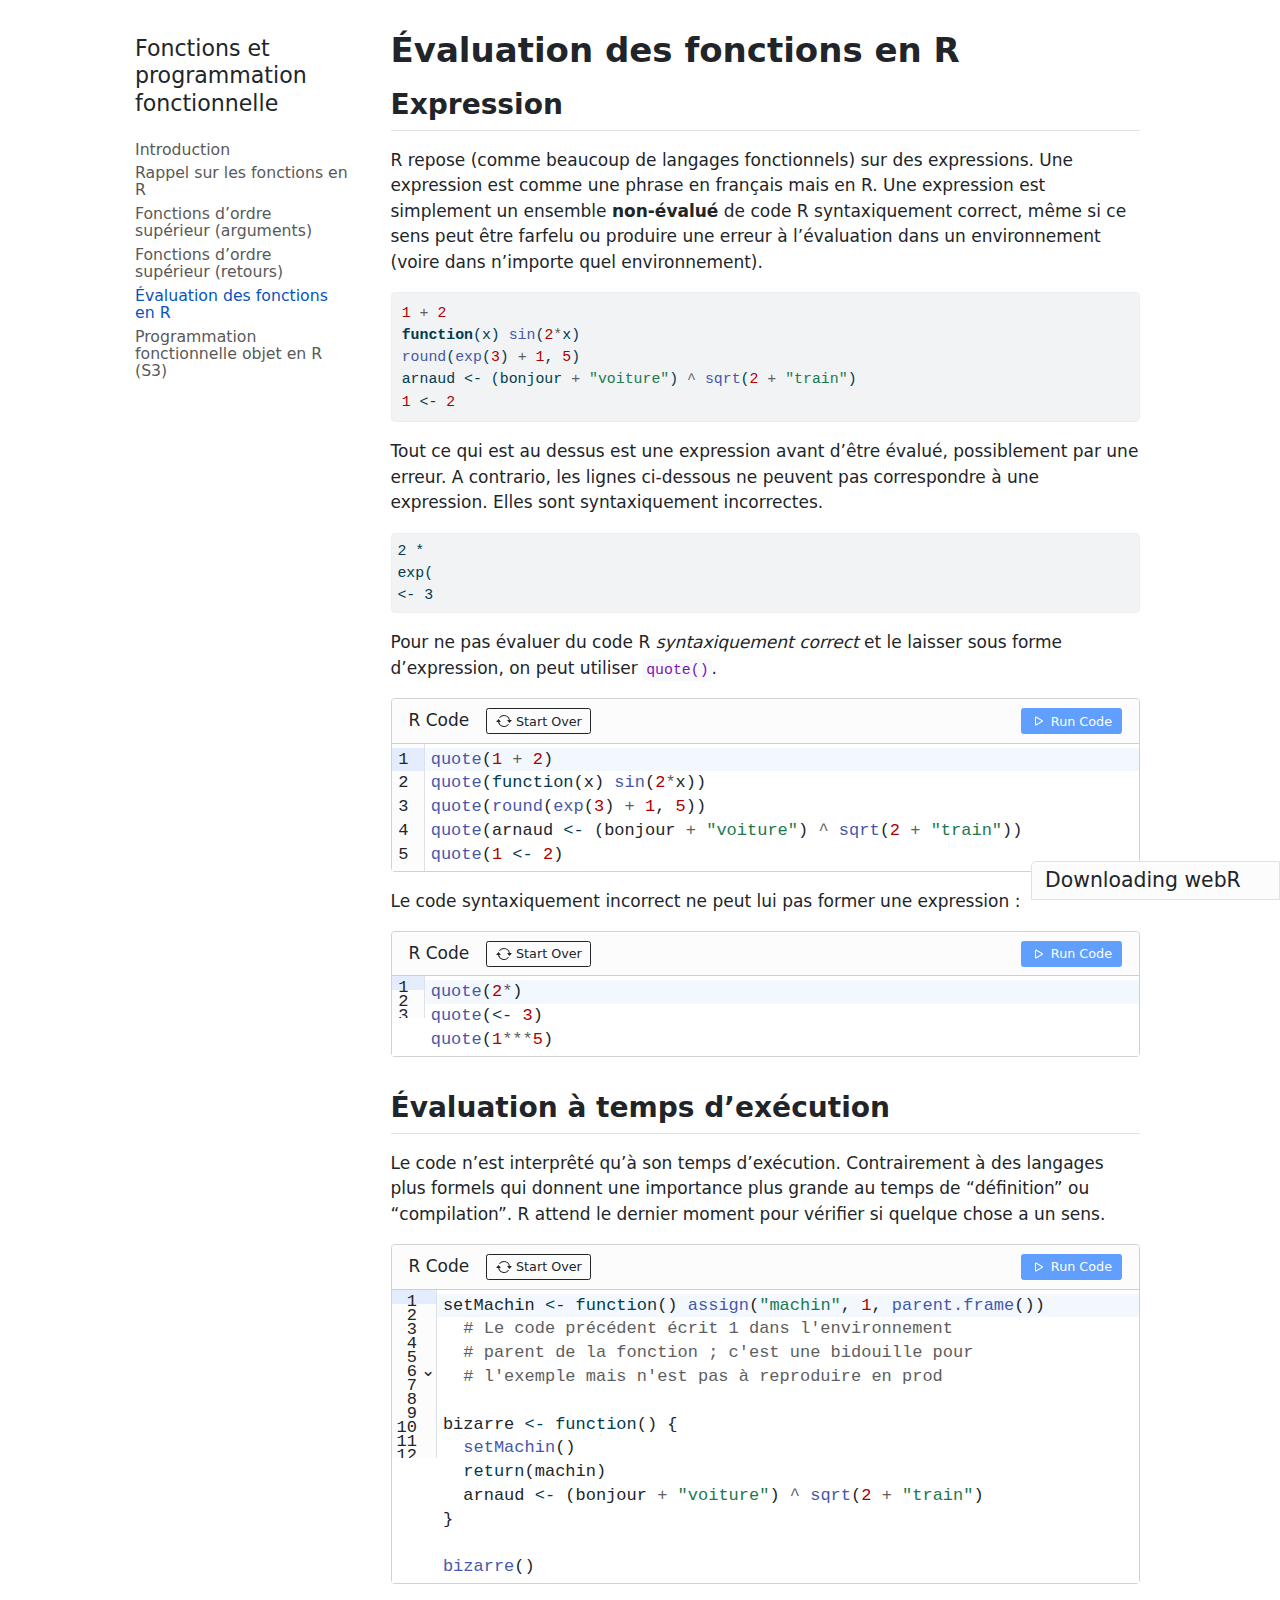
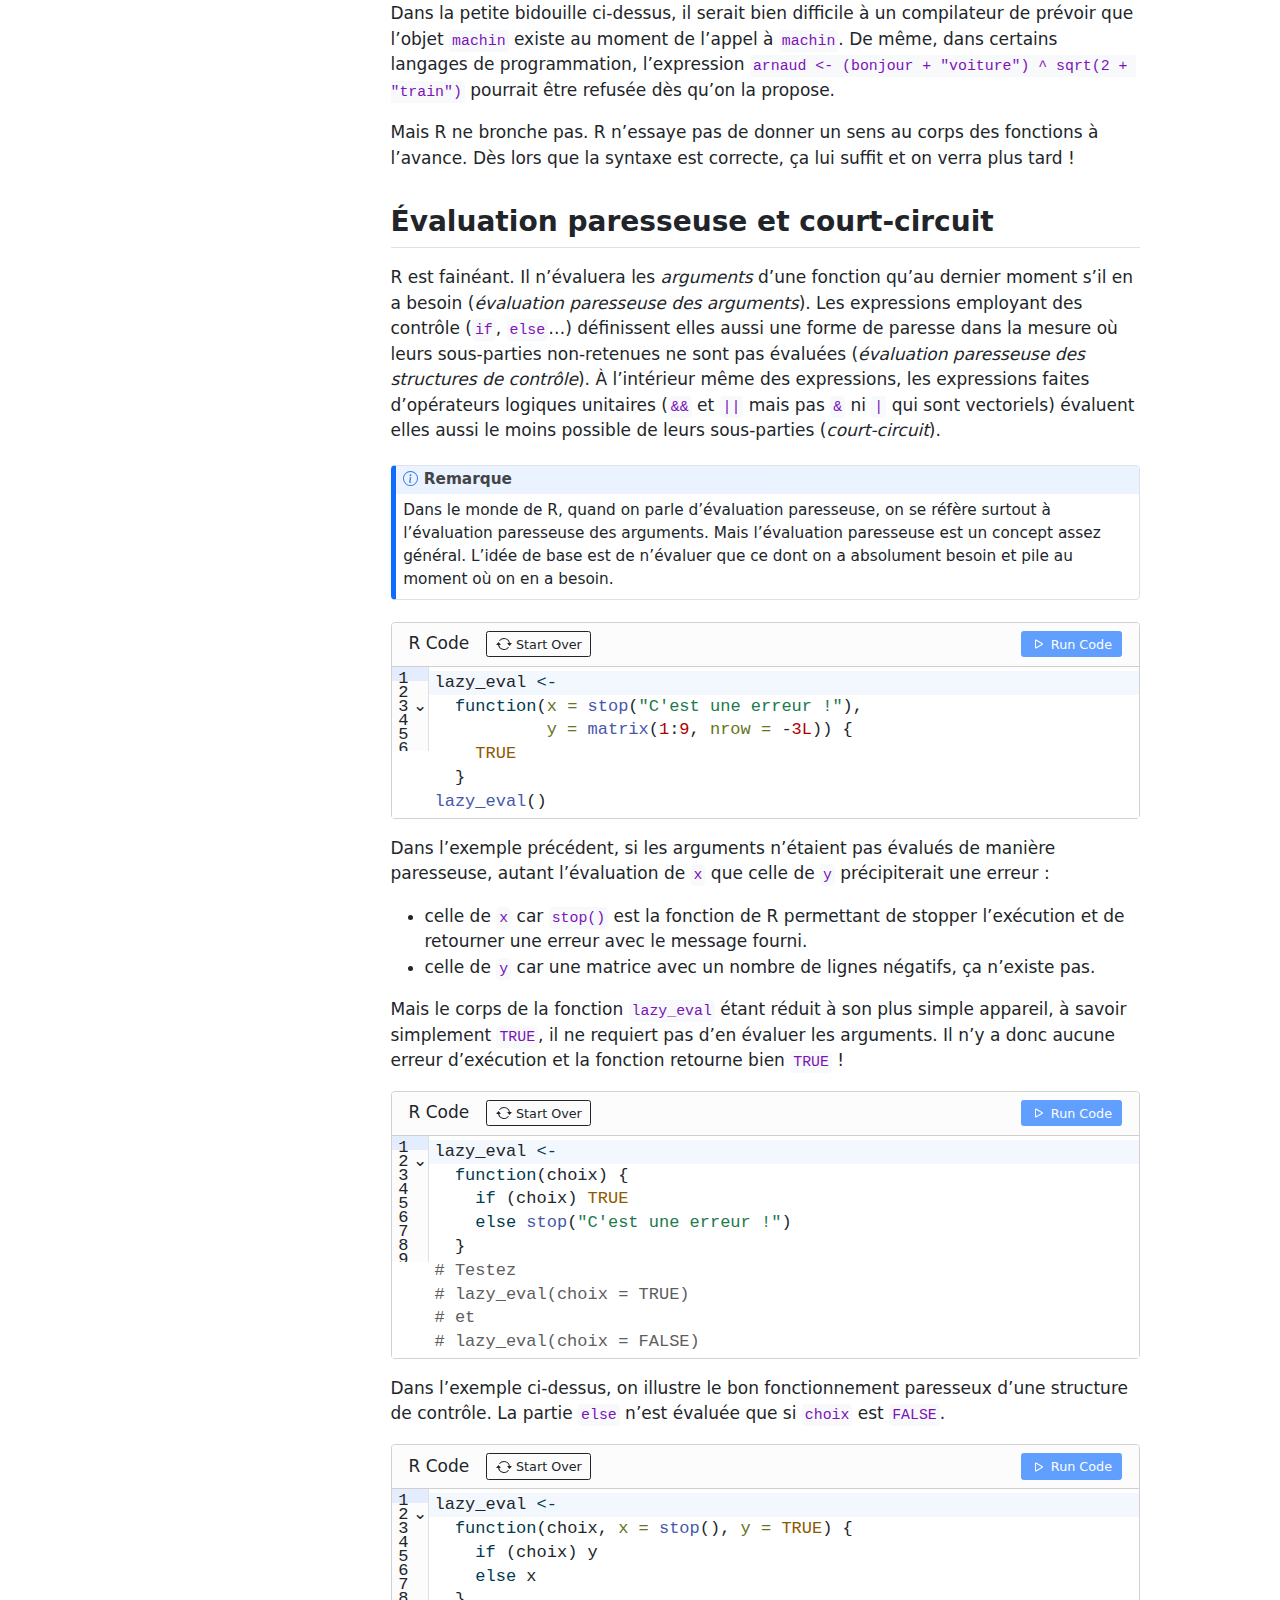
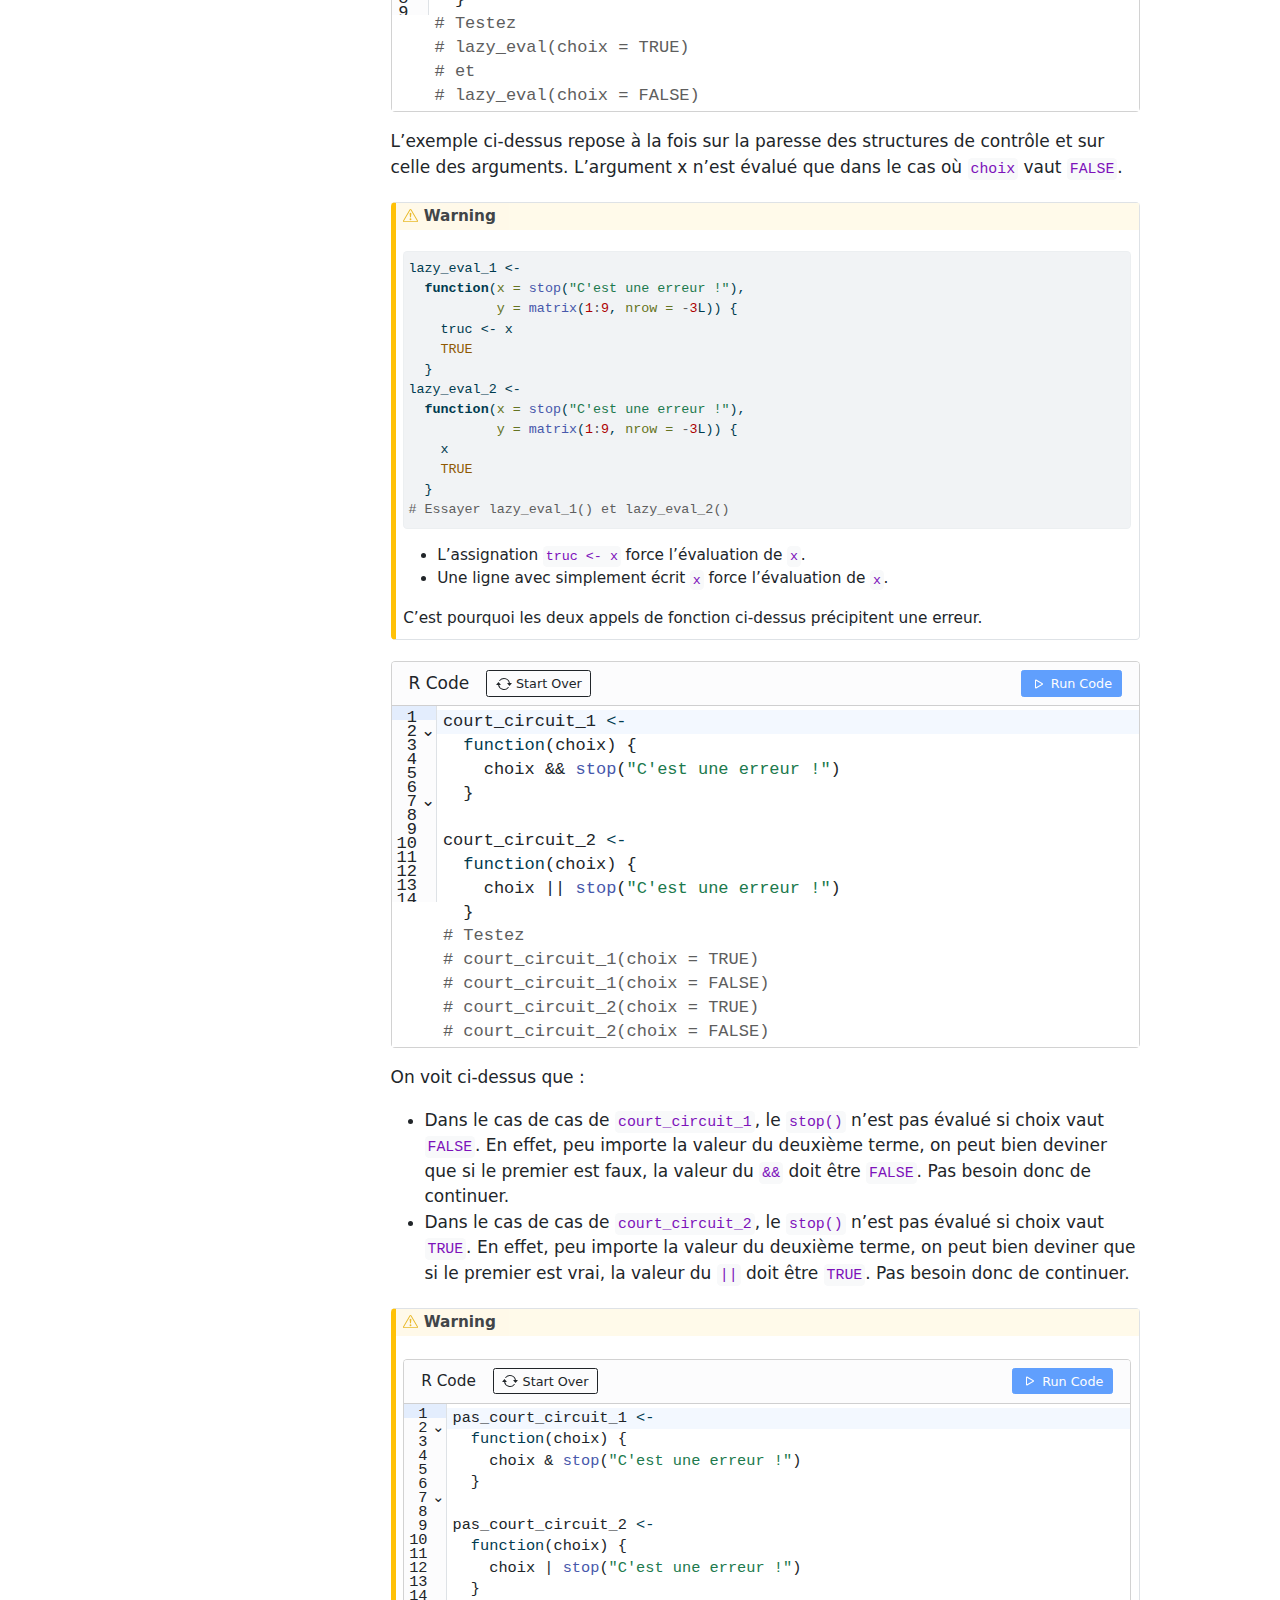
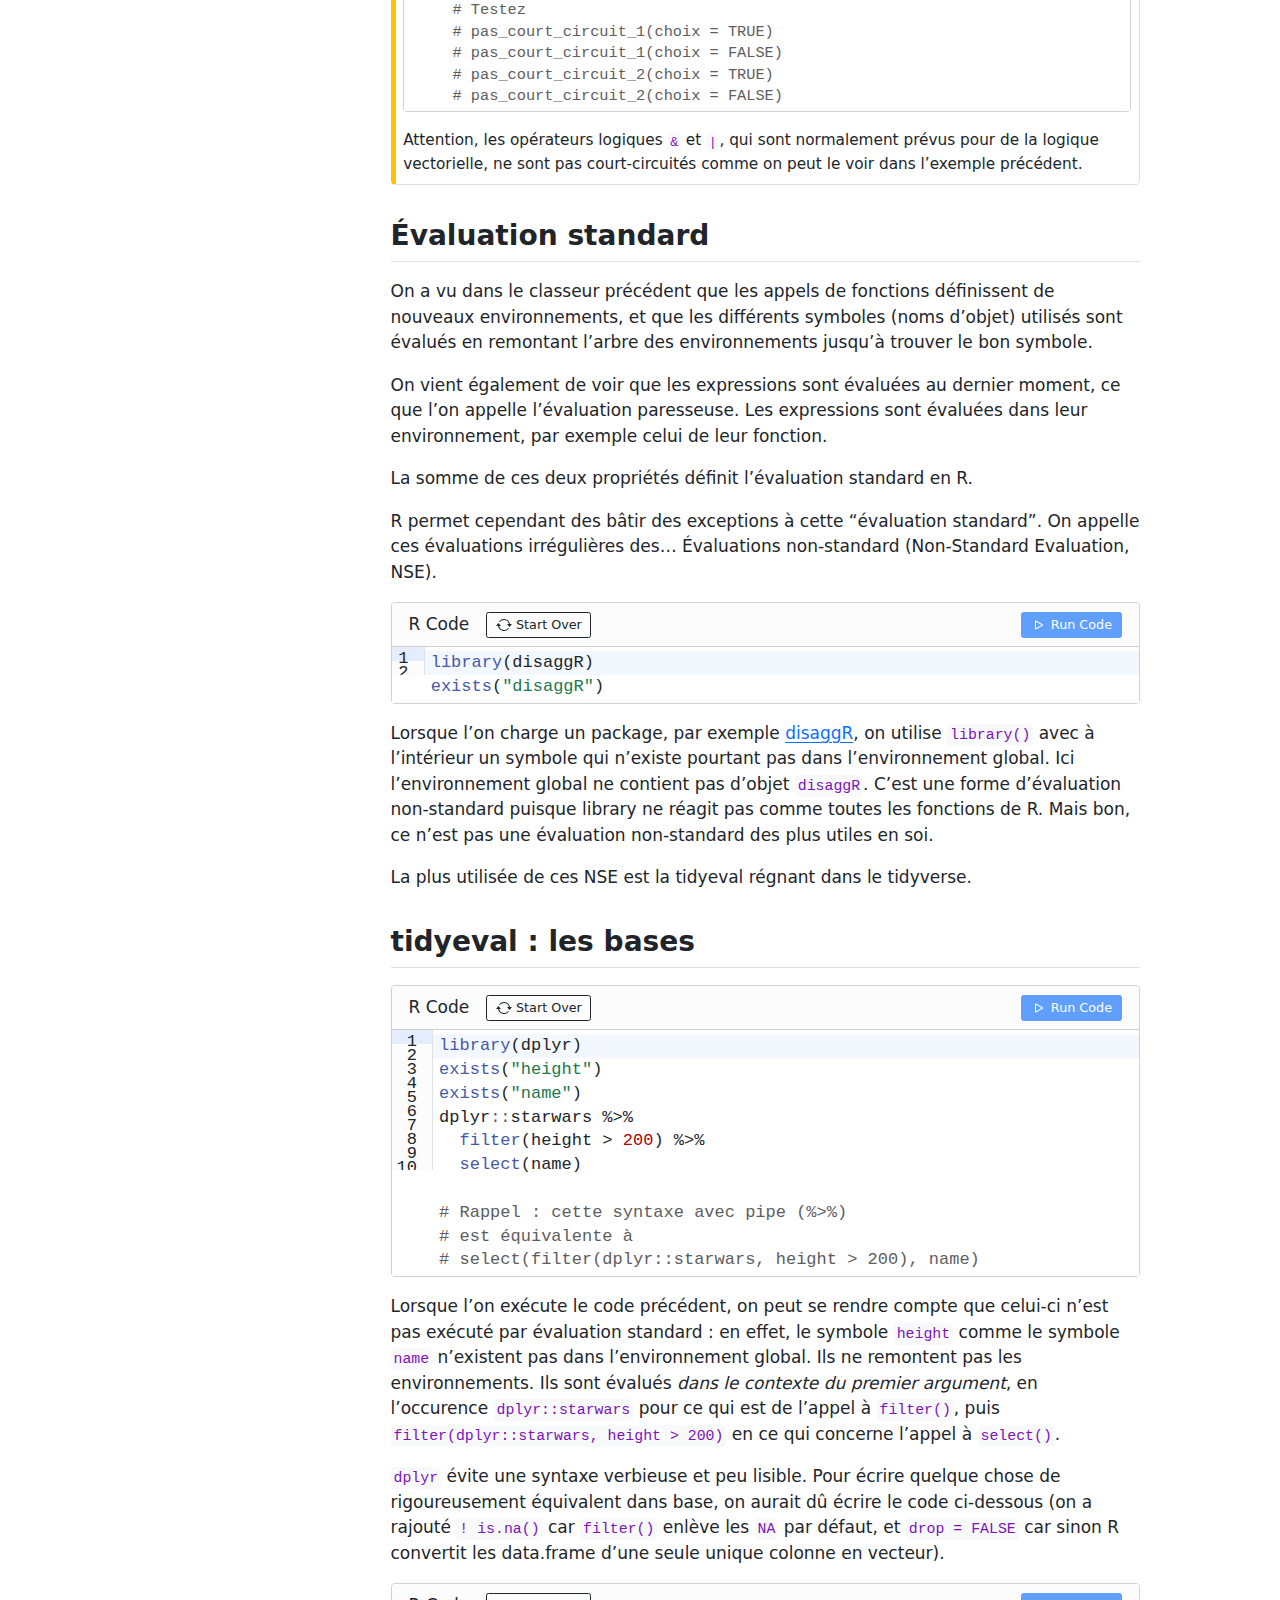
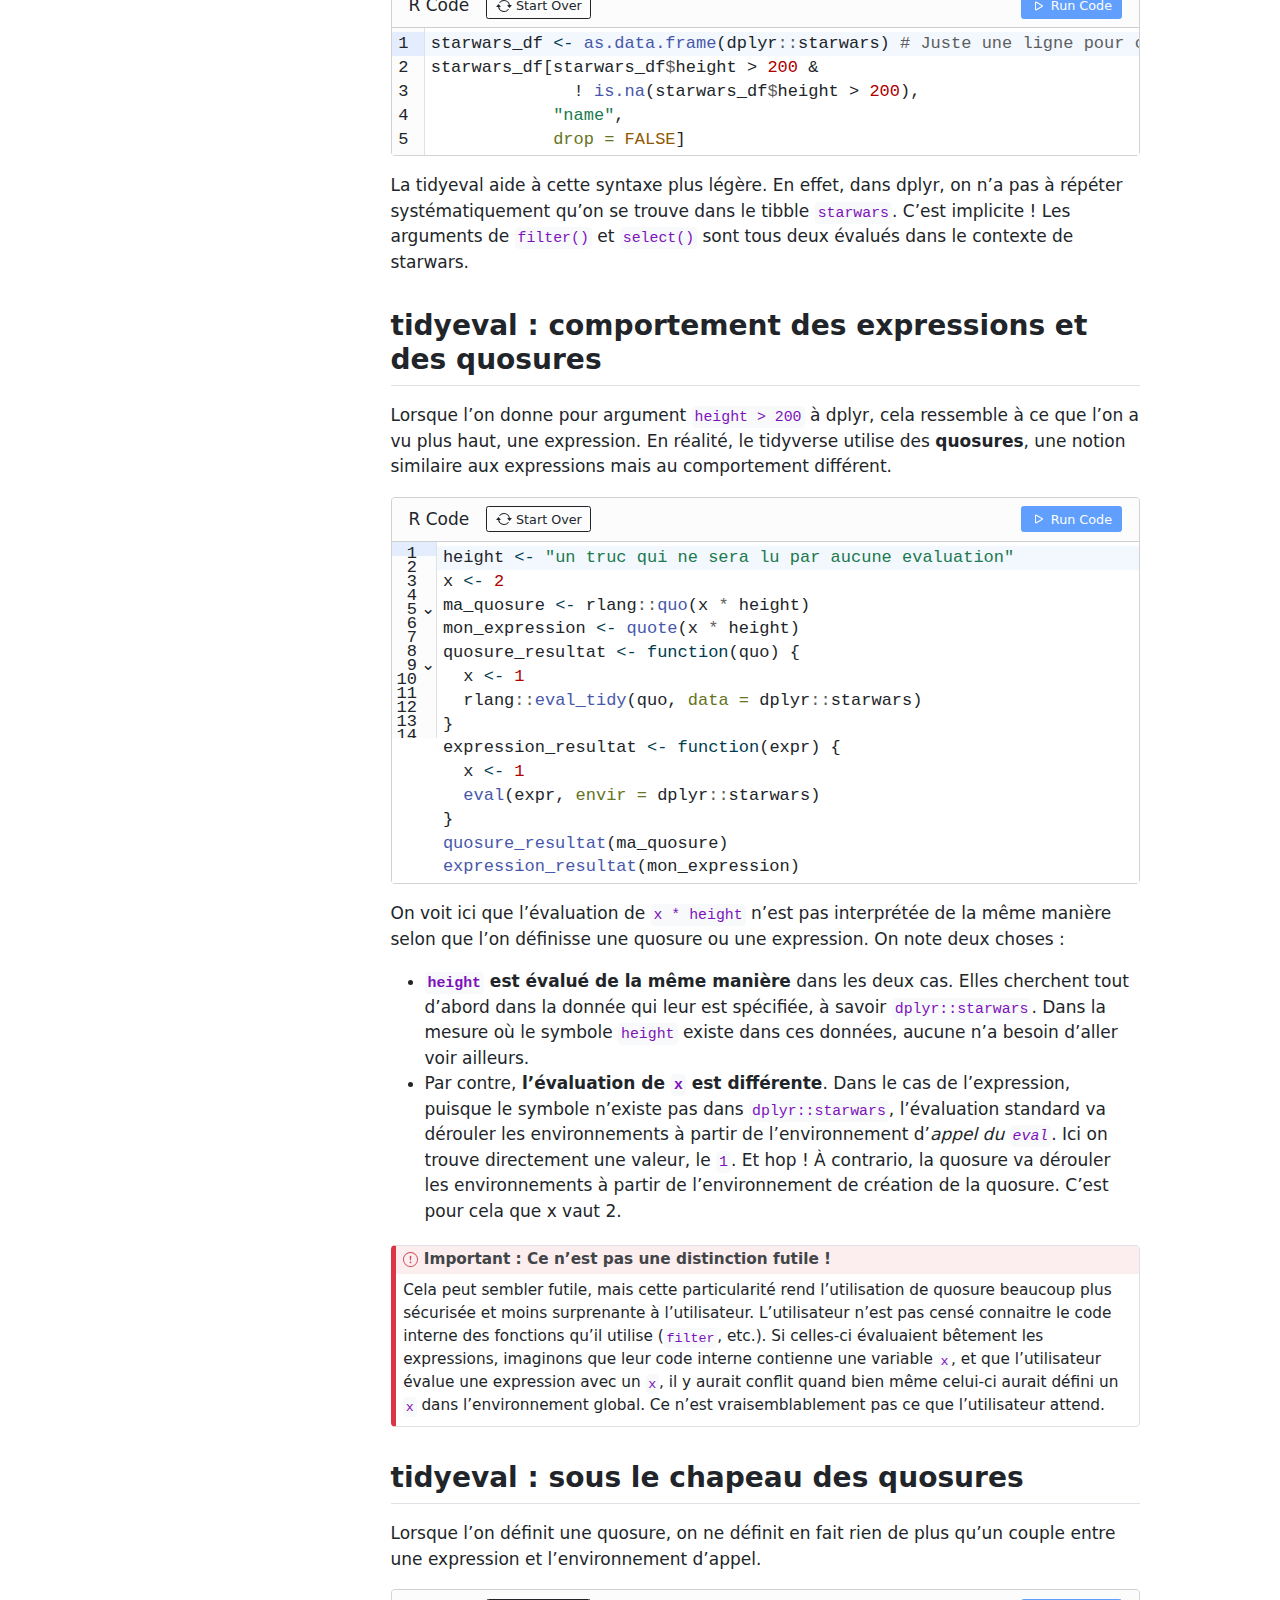
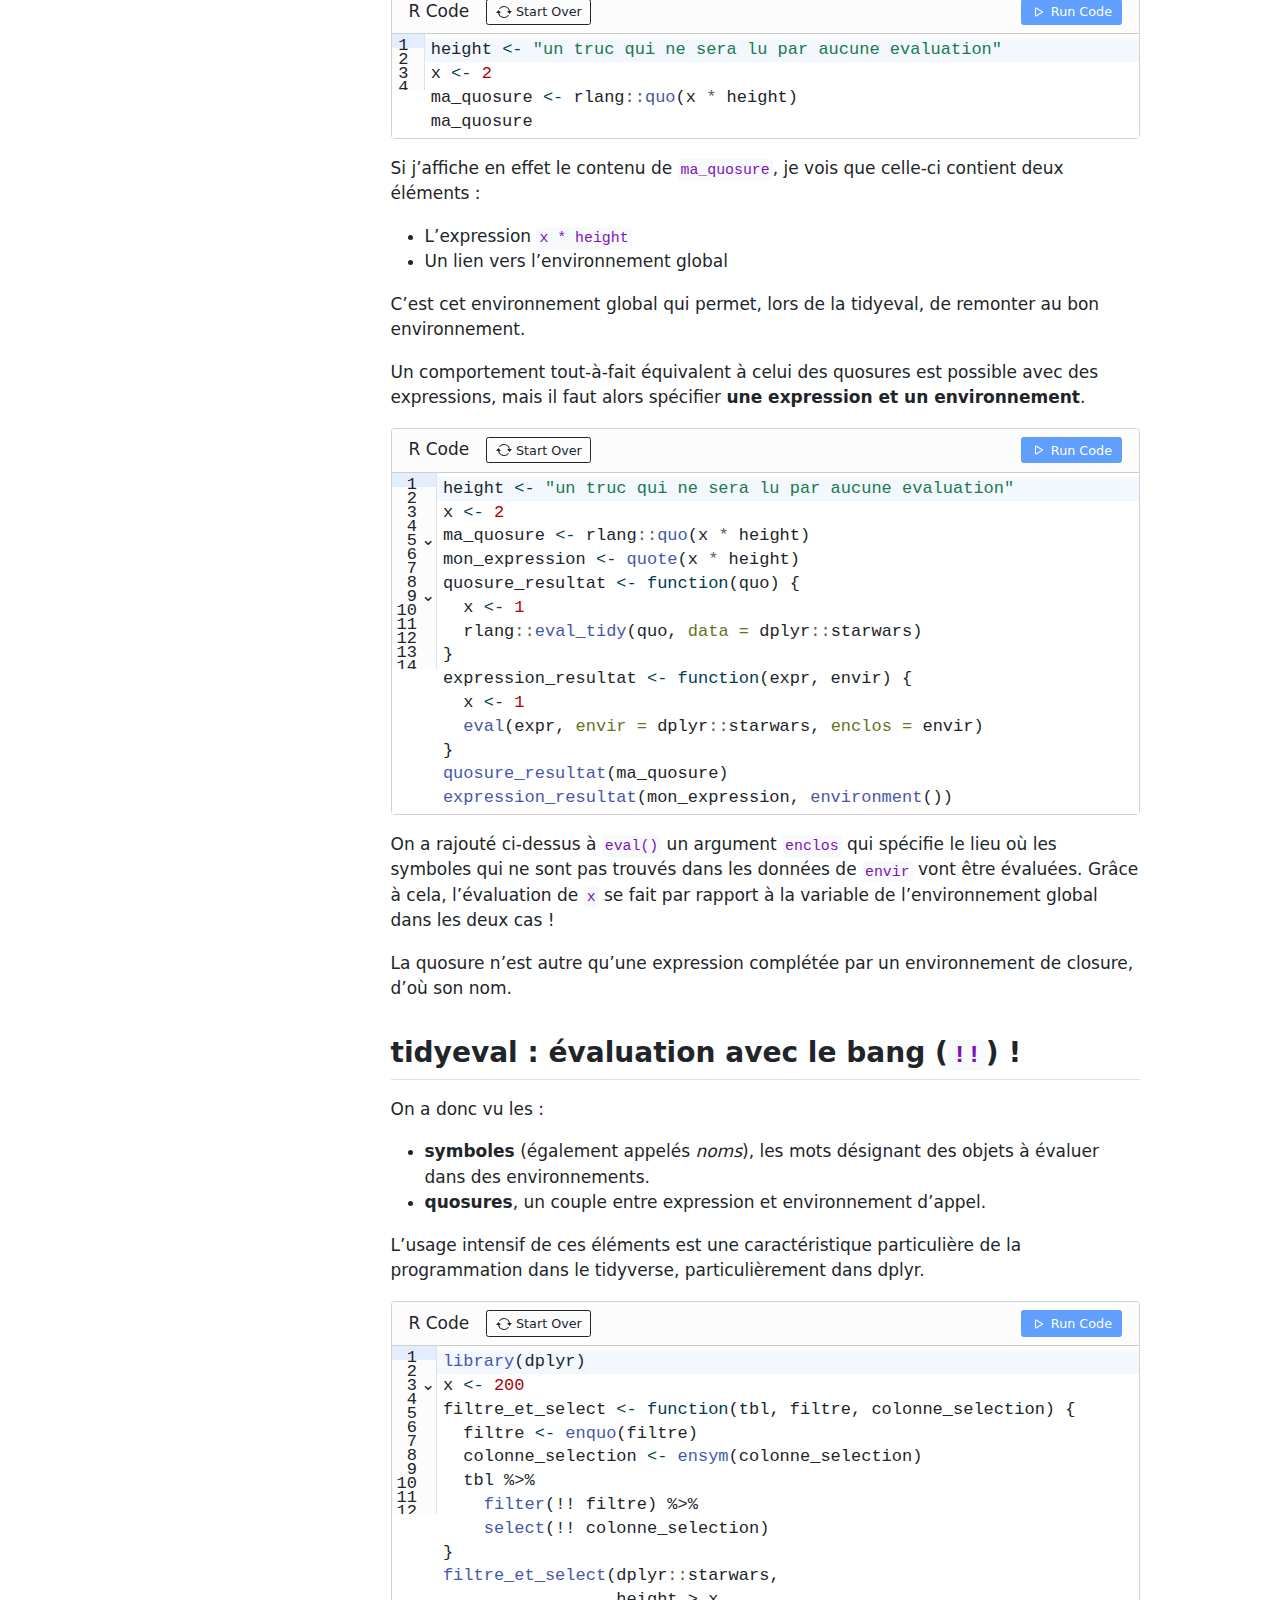
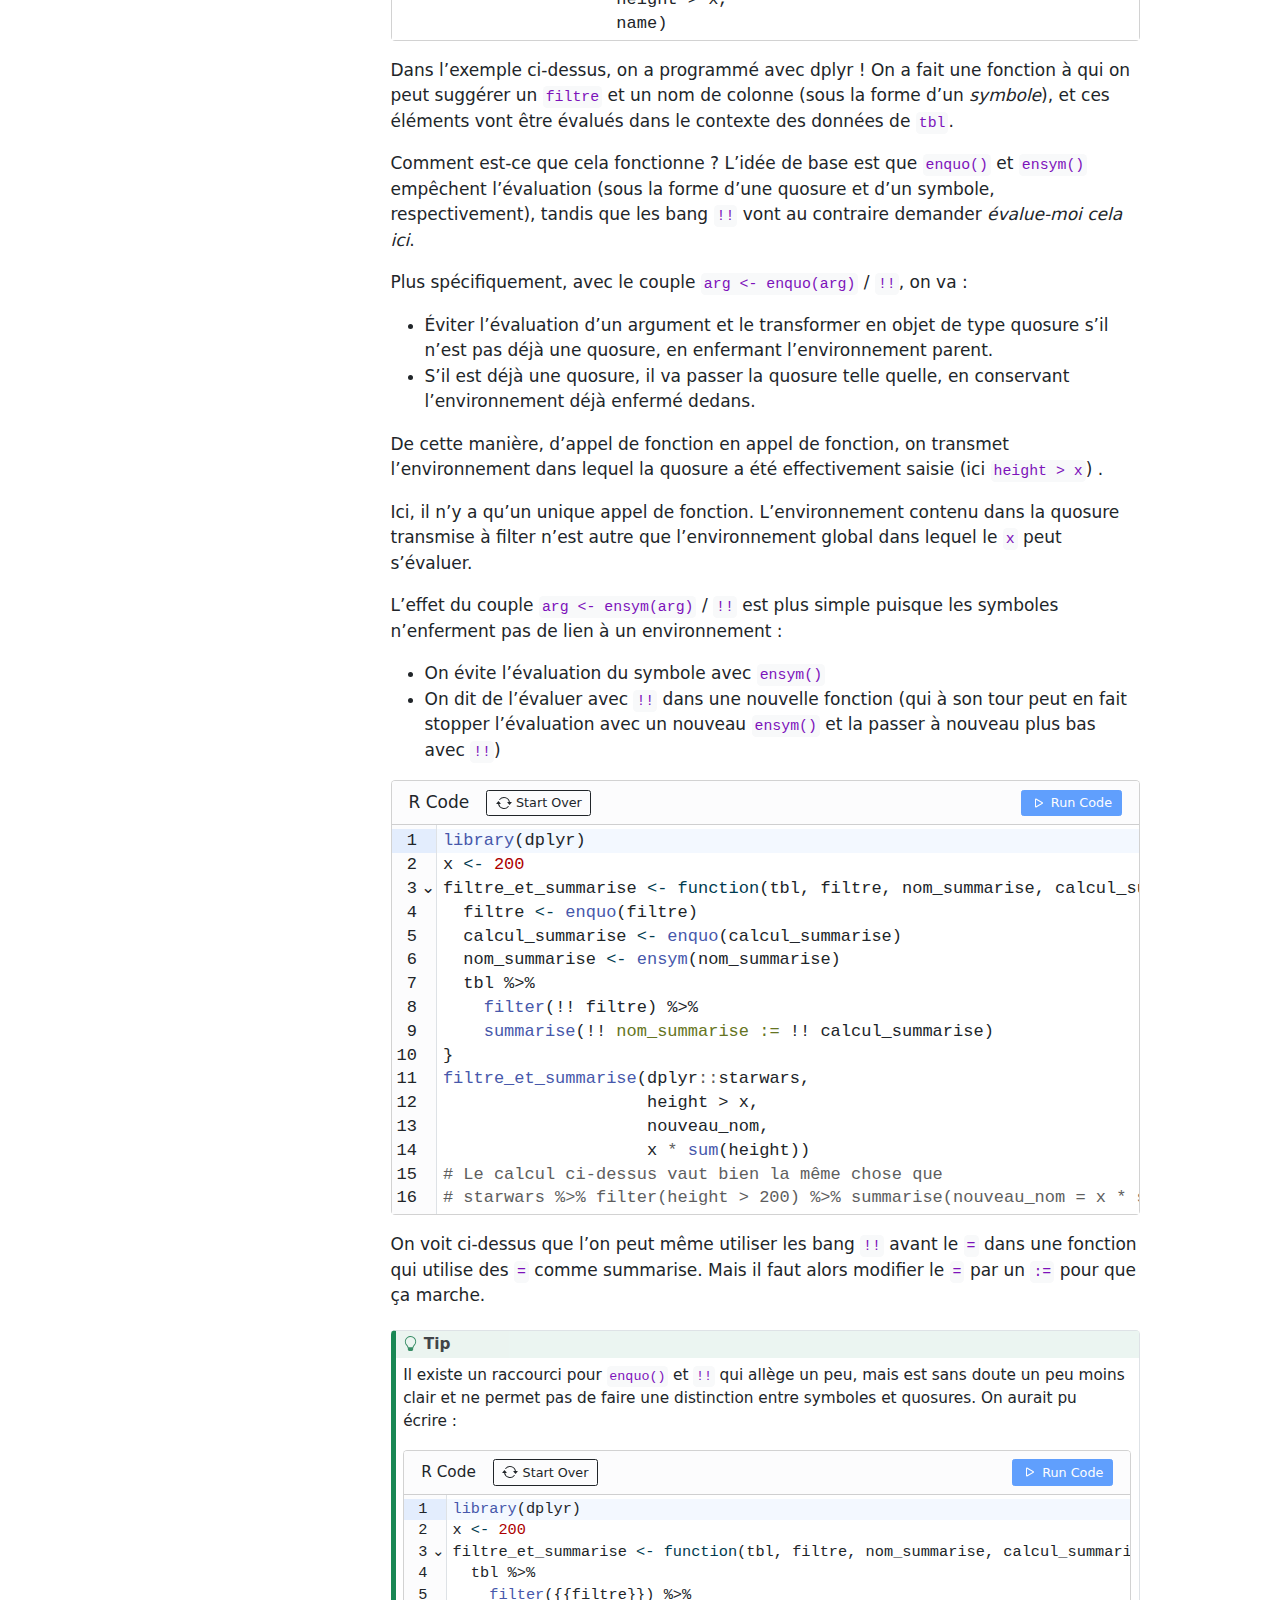
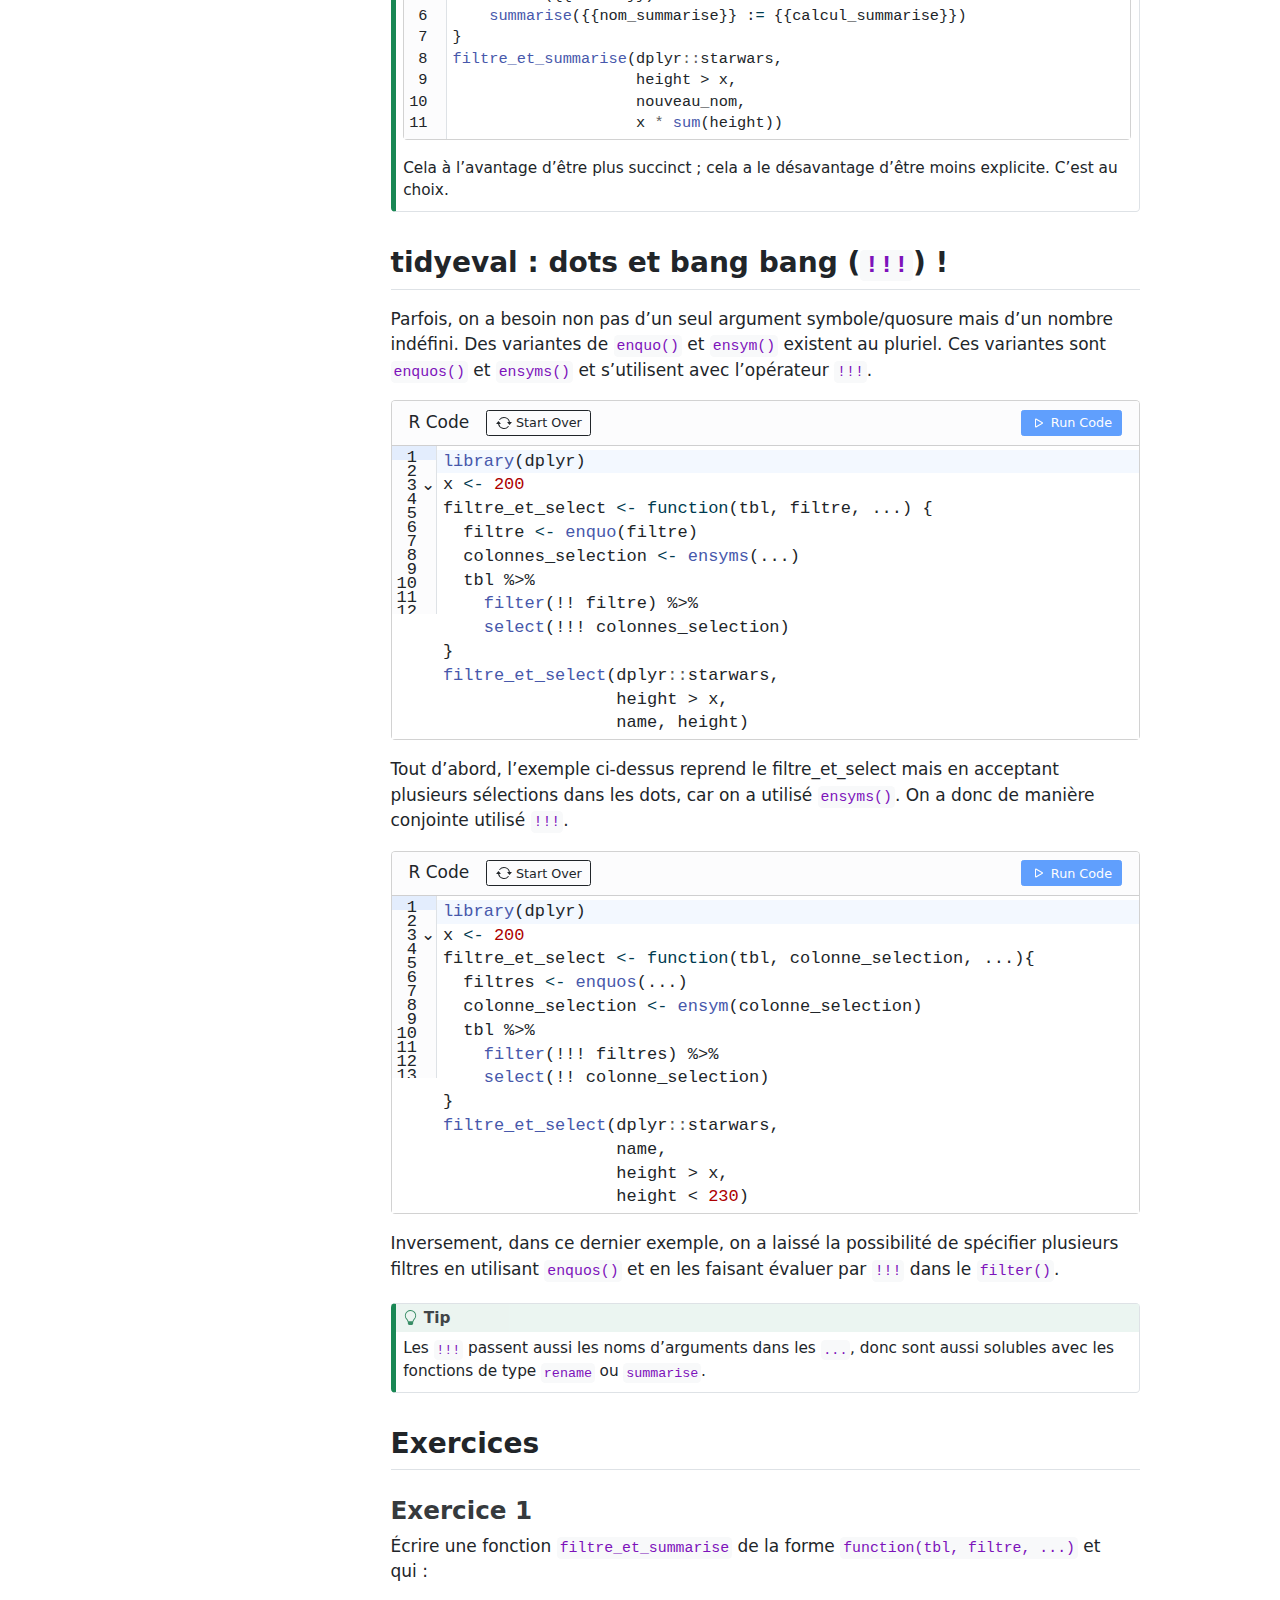
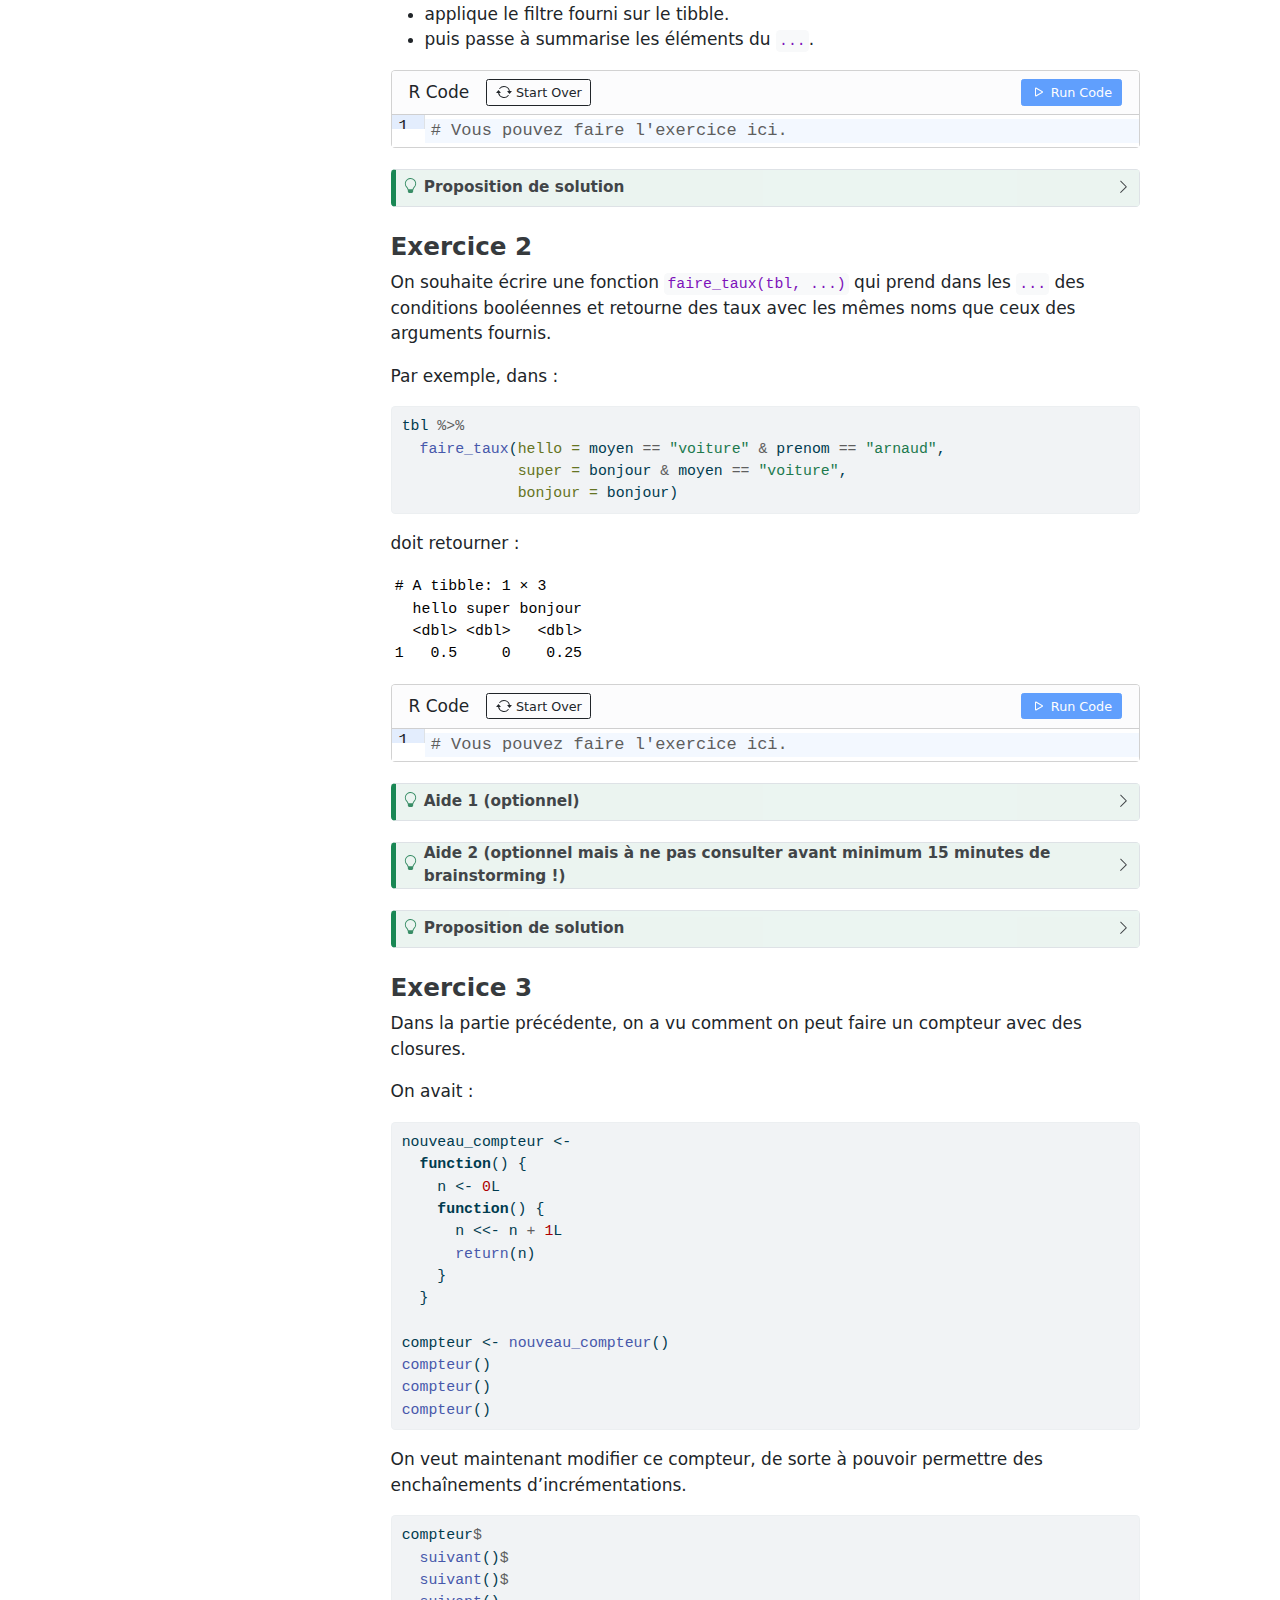
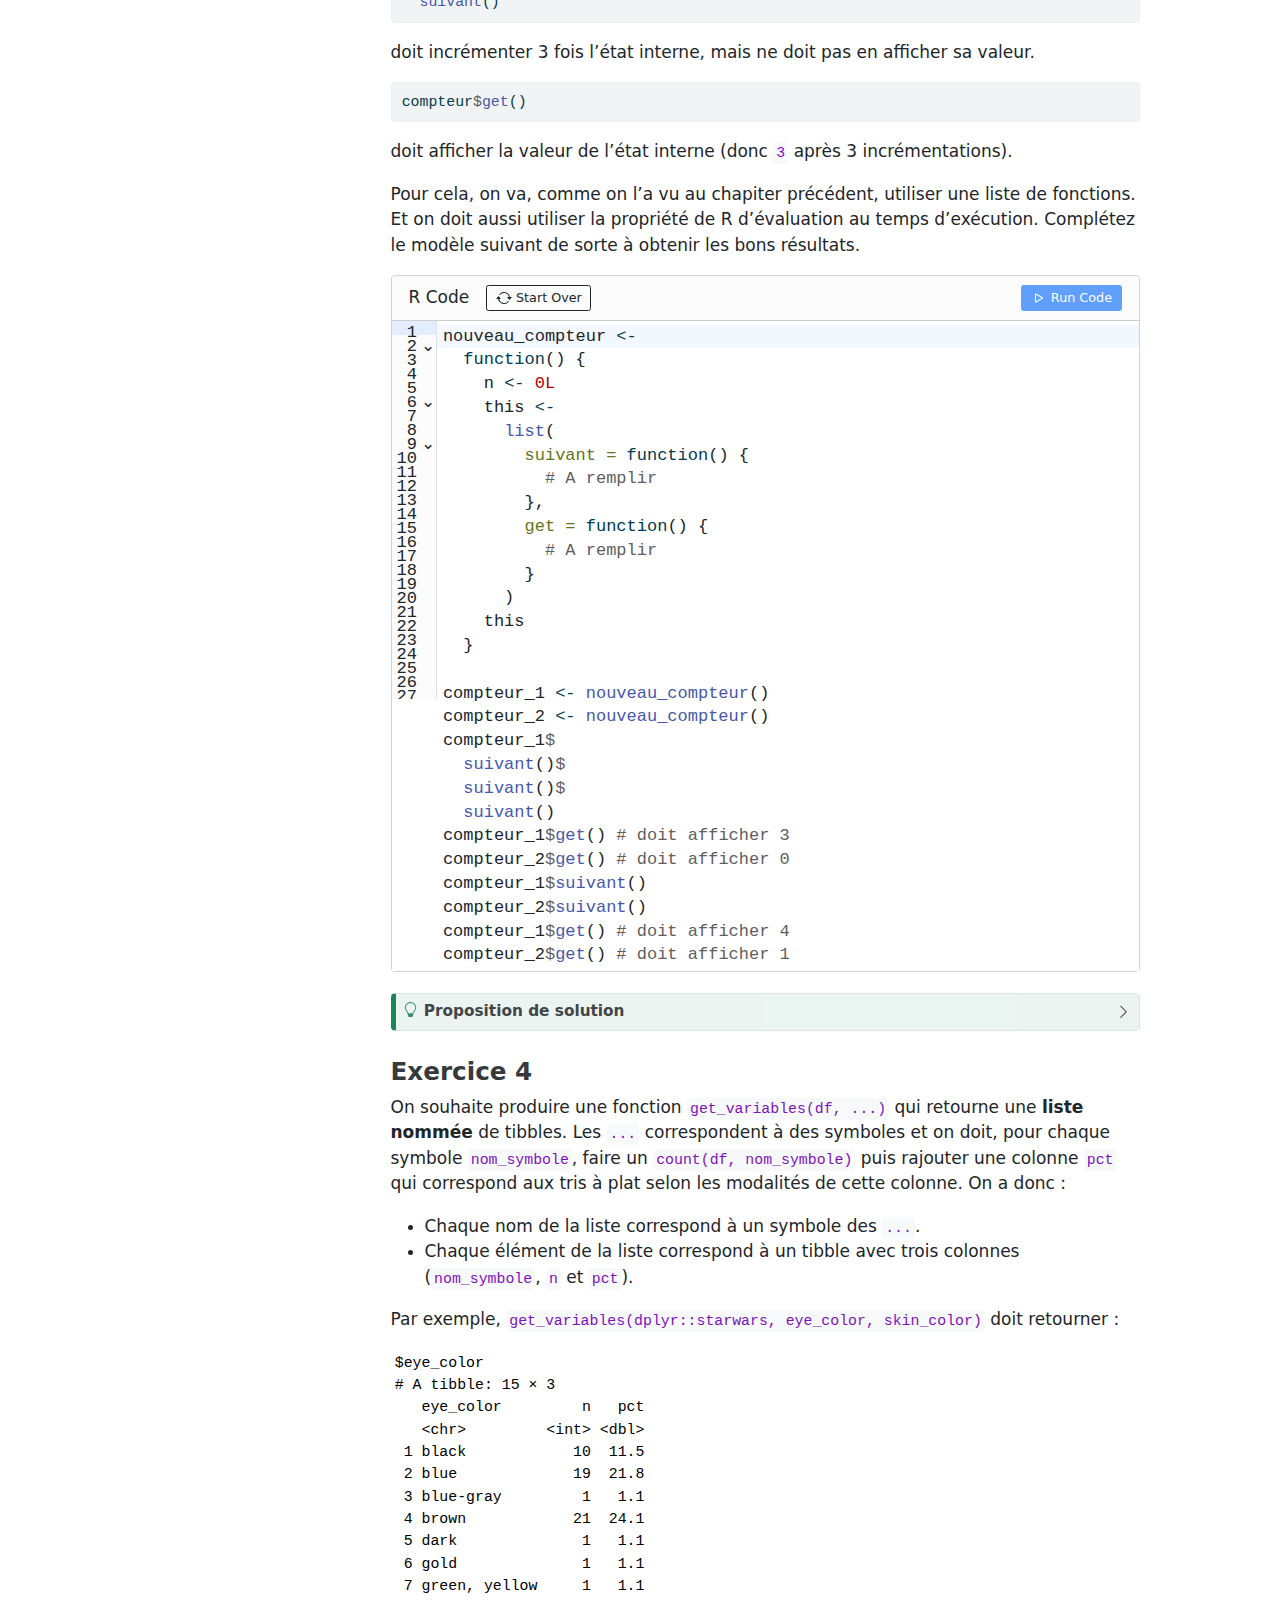
<file: evaluation.html>
<!DOCTYPE html>
<html xmlns="http://www.w3.org/1999/xhtml" lang="en" xml:lang="en"><head>

<meta charset="utf-8">
<meta name="generator" content="quarto-1.5.56">

<meta name="viewport" content="width=device-width, initial-scale=1.0, user-scalable=yes">


<title>Évaluation des fonctions en R – Fonctions et programmation fonctionnelle</title>
<style>
code{white-space: pre-wrap;}
span.smallcaps{font-variant: small-caps;}
div.columns{display: flex; gap: min(4vw, 1.5em);}
div.column{flex: auto; overflow-x: auto;}
div.hanging-indent{margin-left: 1.5em; text-indent: -1.5em;}
ul.task-list{list-style: none;}
ul.task-list li input[type="checkbox"] {
  width: 0.8em;
  margin: 0 0.8em 0.2em -1em; /* quarto-specific, see https://github.com/quarto-dev/quarto-cli/issues/4556 */ 
  vertical-align: middle;
}
/* CSS for syntax highlighting */
pre > code.sourceCode { white-space: pre; position: relative; }
pre > code.sourceCode > span { line-height: 1.25; }
pre > code.sourceCode > span:empty { height: 1.2em; }
.sourceCode { overflow: visible; }
code.sourceCode > span { color: inherit; text-decoration: inherit; }
div.sourceCode { margin: 1em 0; }
pre.sourceCode { margin: 0; }
@media screen {
div.sourceCode { overflow: auto; }
}
@media print {
pre > code.sourceCode { white-space: pre-wrap; }
pre > code.sourceCode > span { display: inline-block; text-indent: -5em; padding-left: 5em; }
}
pre.numberSource code
  { counter-reset: source-line 0; }
pre.numberSource code > span
  { position: relative; left: -4em; counter-increment: source-line; }
pre.numberSource code > span > a:first-child::before
  { content: counter(source-line);
    position: relative; left: -1em; text-align: right; vertical-align: baseline;
    border: none; display: inline-block;
    -webkit-touch-callout: none; -webkit-user-select: none;
    -khtml-user-select: none; -moz-user-select: none;
    -ms-user-select: none; user-select: none;
    padding: 0 4px; width: 4em;
  }
pre.numberSource { margin-left: 3em;  padding-left: 4px; }
div.sourceCode
  {   }
@media screen {
pre > code.sourceCode > span > a:first-child::before { text-decoration: underline; }
}
</style>


<script src="site_libs/quarto-nav/quarto-nav.js"></script>
<script src="site_libs/quarto-nav/headroom.min.js"></script>
<script src="site_libs/clipboard/clipboard.min.js"></script>
<script src="site_libs/quarto-search/autocomplete.umd.js"></script>
<script src="site_libs/quarto-search/fuse.min.js"></script>
<script src="site_libs/quarto-search/quarto-search.js"></script>
<meta name="quarto:offset" content="./">
<script src="site_libs/quarto-html/quarto.js"></script>
<script src="site_libs/quarto-html/popper.min.js"></script>
<script src="site_libs/quarto-html/tippy.umd.min.js"></script>
<script src="site_libs/quarto-html/anchor.min.js"></script>
<link href="site_libs/quarto-html/tippy.css" rel="stylesheet">
<link href="site_libs/quarto-html/quarto-syntax-highlighting.css" rel="stylesheet" id="quarto-text-highlighting-styles">
<script src="site_libs/bootstrap/bootstrap.min.js"></script>
<link href="site_libs/bootstrap/bootstrap-icons.css" rel="stylesheet">
<link href="site_libs/bootstrap/bootstrap.min.css" rel="stylesheet" id="quarto-bootstrap" data-mode="light">
<script src="site_libs/quarto-contrib/live-runtime/live-runtime.js" type="module"></script>
<link href="site_libs/quarto-contrib/live-runtime/live-runtime.css" rel="stylesheet">
<link href="site_libs/quarto-contrib/alpine-3.12/buttons.css" rel="stylesheet">
<script id="quarto-search-options" type="application/json">{
  "location": "sidebar",
  "copy-button": false,
  "collapse-after": 3,
  "panel-placement": "start",
  "type": "textbox",
  "limit": 50,
  "keyboard-shortcut": [
    "f",
    "/",
    "s"
  ],
  "show-item-context": false,
  "language": {
    "search-no-results-text": "No results",
    "search-matching-documents-text": "matching documents",
    "search-copy-link-title": "Copy link to search",
    "search-hide-matches-text": "Hide additional matches",
    "search-more-match-text": "more match in this document",
    "search-more-matches-text": "more matches in this document",
    "search-clear-button-title": "Clear",
    "search-text-placeholder": "",
    "search-detached-cancel-button-title": "Cancel",
    "search-submit-button-title": "Submit",
    "search-label": "Search"
  }
}</script>
<script type="module" src="site_libs/quarto-ojs/quarto-ojs-runtime.js"></script>
<link href="site_libs/quarto-ojs/quarto-ojs.css" rel="stylesheet">


</head>

<body class="nav-sidebar floating fullcontent">

<div id="quarto-search-results"></div>
  <header id="quarto-header" class="headroom fixed-top">
  <nav class="quarto-secondary-nav">
    <div class="container-fluid d-flex">
      <button type="button" class="quarto-btn-toggle btn" data-bs-toggle="collapse" role="button" data-bs-target=".quarto-sidebar-collapse-item" aria-controls="quarto-sidebar" aria-expanded="false" aria-label="Toggle sidebar navigation" onclick="if (window.quartoToggleHeadroom) { window.quartoToggleHeadroom(); }">
        <i class="bi bi-layout-text-sidebar-reverse"></i>
      </button>
        <nav class="quarto-page-breadcrumbs" aria-label="breadcrumb"><ol class="breadcrumb"><li class="breadcrumb-item"><a href="./evaluation.html">Évaluation des fonctions en R</a></li></ol></nav>
        <a class="flex-grow-1" role="navigation" data-bs-toggle="collapse" data-bs-target=".quarto-sidebar-collapse-item" aria-controls="quarto-sidebar" aria-expanded="false" aria-label="Toggle sidebar navigation" onclick="if (window.quartoToggleHeadroom) { window.quartoToggleHeadroom(); }">      
        </a>
    </div>
  </nav>
</header>
<!-- content -->
<div id="quarto-content" class="quarto-container page-columns page-rows-contents page-layout-article">
<!-- sidebar -->
  <nav id="quarto-sidebar" class="sidebar collapse collapse-horizontal quarto-sidebar-collapse-item sidebar-navigation floating overflow-auto">
    <div class="pt-lg-2 mt-2 text-left sidebar-header">
    <div class="sidebar-title mb-0 py-0">
      <a href="./">Fonctions et programmation fonctionnelle</a> 
    </div>
      </div>
    <div class="sidebar-menu-container"> 
    <ul class="list-unstyled mt-1">
        <li class="sidebar-item">
  <div class="sidebar-item-container"> 
  <a href="./index.html" class="sidebar-item-text sidebar-link">
 <span class="menu-text">Introduction</span></a>
  </div>
</li>
        <li class="sidebar-item">
  <div class="sidebar-item-container"> 
  <a href="./fonctions.html" class="sidebar-item-text sidebar-link">
 <span class="menu-text">Rappel sur les fonctions en R</span></a>
  </div>
</li>
        <li class="sidebar-item">
  <div class="sidebar-item-container"> 
  <a href="./fonctions_ordre_superieur_1.html" class="sidebar-item-text sidebar-link">
 <span class="menu-text">Fonctions d’ordre supérieur (arguments)</span></a>
  </div>
</li>
        <li class="sidebar-item">
  <div class="sidebar-item-container"> 
  <a href="./fonctions_ordre_superieur_2.html" class="sidebar-item-text sidebar-link">
 <span class="menu-text">Fonctions d’ordre supérieur (retours)</span></a>
  </div>
</li>
        <li class="sidebar-item">
  <div class="sidebar-item-container"> 
  <a href="./evaluation.html" class="sidebar-item-text sidebar-link active">
 <span class="menu-text">Évaluation des fonctions en R</span></a>
  </div>
</li>
        <li class="sidebar-item">
  <div class="sidebar-item-container"> 
  <a href="./poo_s3.html" class="sidebar-item-text sidebar-link">
 <span class="menu-text">Programmation fonctionnelle objet en R (S3)</span></a>
  </div>
</li>
    </ul>
    </div>
</nav>
<div id="quarto-sidebar-glass" class="quarto-sidebar-collapse-item" data-bs-toggle="collapse" data-bs-target=".quarto-sidebar-collapse-item"></div>
<!-- margin-sidebar -->
    
<!-- main -->
<main class="content" id="quarto-document-content">

<header id="title-block-header" class="quarto-title-block default">
<div class="quarto-title">
<h1 class="title">Évaluation des fonctions en R</h1>
</div>



<div class="quarto-title-meta">

    
  
    
  </div>
  


</header>


<section id="expression" class="level2">
<h2 class="anchored" data-anchor-id="expression">Expression</h2>
<p>R repose (comme beaucoup de langages fonctionnels) sur des expressions. Une expression est comme une phrase en français mais en R. Une expression est simplement un ensemble <strong>non-évalué</strong> de code R syntaxiquement correct, même si ce sens peut être farfelu ou produire une erreur à l’évaluation dans un environnement (voire dans n’importe quel environnement).</p>
<div class="cell">
<div class="sourceCode cell-code" id="cb1"><pre class="sourceCode r code-with-copy"><code class="sourceCode r"><span id="cb1-1"><a href="#cb1-1" aria-hidden="true" tabindex="-1"></a><span class="dv">1</span> <span class="sc">+</span> <span class="dv">2</span></span>
<span id="cb1-2"><a href="#cb1-2" aria-hidden="true" tabindex="-1"></a><span class="cf">function</span>(x) <span class="fu">sin</span>(<span class="dv">2</span><span class="sc">*</span>x)</span>
<span id="cb1-3"><a href="#cb1-3" aria-hidden="true" tabindex="-1"></a><span class="fu">round</span>(<span class="fu">exp</span>(<span class="dv">3</span>) <span class="sc">+</span> <span class="dv">1</span>, <span class="dv">5</span>)</span>
<span id="cb1-4"><a href="#cb1-4" aria-hidden="true" tabindex="-1"></a>arnaud <span class="ot">&lt;-</span> (bonjour <span class="sc">+</span> <span class="st">"voiture"</span>) <span class="sc">^</span> <span class="fu">sqrt</span>(<span class="dv">2</span> <span class="sc">+</span> <span class="st">"train"</span>)</span>
<span id="cb1-5"><a href="#cb1-5" aria-hidden="true" tabindex="-1"></a><span class="dv">1</span> <span class="ot">&lt;-</span> <span class="dv">2</span></span></code><button title="Copy to Clipboard" class="code-copy-button"><i class="bi"></i></button></pre></div>
</div>
<p>Tout ce qui est au dessus est une expression avant d’être évalué, possiblement par une erreur. A contrario, les lignes ci-dessous ne peuvent pas correspondre à une expression. Elles sont syntaxiquement incorrectes.</p>
<div class="sourceCode cell-code" id="cb1"><pre class="sourceCode r code-with-copy">2 *
exp(
&lt;- 3<button title="Copy to Clipboard" class="code-copy-button"><i class="bi"></i></button></pre></div>
<p>Pour ne pas évaluer du code R <em>syntaxiquement correct</em> et le laisser sous forme d’expression, on peut utiliser <code>quote()</code>.</p>
<div>
<div id="webr-1">

</div>
<script type="webr-1-contents">
[base64]
</script>
</div>
<p>Le code syntaxiquement incorrect ne peut lui pas former une expression&nbsp;:</p>
<div>
<div id="webr-2">

</div>
<script type="webr-2-contents">
eyJjb2RlIjoicXVvdGUoMiopXG5xdW90ZSg8LSAzKVxucXVvdGUoMSoqKjUpIiwiYXR0ciI6eyJhdXRvcnVuIjpmYWxzZSwiY29tcGxldGlvbiI6dHJ1ZSwiZXZhbCI6dHJ1ZSwiZWRpdCI6dHJ1ZX19
</script>
</div>
</section>
<section id="évaluation-à-temps-dexécution" class="level2">
<h2 class="anchored" data-anchor-id="évaluation-à-temps-dexécution">Évaluation à temps d’exécution</h2>
<p>Le code n’est interprêté qu’à son temps d’exécution. Contrairement à des langages plus formels qui donnent une importance plus grande au temps de “définition” ou “compilation”. R attend le dernier moment pour vérifier si quelque chose a un sens.</p>
<div>
<div id="webr-3">

</div>
<script type="webr-3-contents">
[base64]
</script>
</div>
<p>Dans la petite bidouille ci-dessus, il serait bien difficile à un compilateur de prévoir que l’objet <code>machin</code> existe au moment de l’appel à <code>machin</code>. De même, dans certains langages de programmation, l’expression <code>arnaud &lt;- (bonjour + "voiture") ^ sqrt(2 + "train")</code> pourrait être refusée dès qu’on la propose.</p>
<p>Mais R ne bronche pas. R n’essaye pas de donner un sens au corps des fonctions à l’avance. Dès lors que la syntaxe est correcte, ça lui suffit et on verra plus tard&nbsp;!</p>
</section>
<section id="évaluation-paresseuse-et-court-circuit" class="level2">
<h2 class="anchored" data-anchor-id="évaluation-paresseuse-et-court-circuit">Évaluation paresseuse et court-circuit</h2>
<p>R est fainéant. Il n’évaluera les <em>arguments</em> d’une fonction qu’au dernier moment s’il en a besoin (<em>évaluation paresseuse des arguments</em>). Les expressions employant des contrôle (<code>if</code>, <code>else</code>…) définissent elles aussi une forme de paresse dans la mesure où leurs sous-parties non-retenues ne sont pas évaluées (<em>évaluation paresseuse des structures de contrôle</em>). À l’intérieur même des expressions, les expressions faites d’opérateurs logiques unitaires (<code>&amp;&amp;</code> et <code>||</code> mais pas <code>&amp;</code> ni <code>|</code> qui sont vectoriels) évaluent elles aussi le moins possible de leurs sous-parties (<em>court-circuit</em>).</p>
<div class="callout callout-style-default callout-note callout-titled">
<div class="callout-header d-flex align-content-center">
<div class="callout-icon-container">
<i class="callout-icon"></i>
</div>
<div class="callout-title-container flex-fill">
Remarque
</div>
</div>
<div class="callout-body-container callout-body">
<p>Dans le monde de R, quand on parle d’évaluation paresseuse, on se réfère surtout à l’évaluation paresseuse des arguments. Mais l’évaluation paresseuse est un concept assez général. L’idée de base est de n’évaluer que ce dont on a absolument besoin et pile au moment où on en a besoin.</p>
</div>
</div>
<div>
<div id="webr-4">

</div>
<script type="webr-4-contents">
[base64]
</script>
</div>
<p>Dans l’exemple précédent, si les arguments n’étaient pas évalués de manière paresseuse, autant l’évaluation de <code>x</code> que celle de <code>y</code> précipiterait une erreur&nbsp;:</p>
<ul>
<li>celle de <code>x</code> car <code>stop()</code> est la fonction de R permettant de stopper l’exécution et de retourner une erreur avec le message fourni.</li>
<li>celle de <code>y</code> car une matrice avec un nombre de lignes négatifs, ça n’existe pas.</li>
</ul>
<p>Mais le corps de la fonction <code>lazy_eval</code> étant réduit à son plus simple appareil, à savoir simplement <code>TRUE</code>, il ne requiert pas d’en évaluer les arguments. Il n’y a donc aucune erreur d’exécution et la fonction retourne bien <code>TRUE</code> !</p>
<div>
<div id="webr-5">

</div>
<script type="webr-5-contents">
[base64]
</script>
</div>
<p>Dans l’exemple ci-dessus, on illustre le bon fonctionnement paresseux d’une structure de contrôle. La partie <code>else</code> n’est évaluée que si <code>choix</code> est <code>FALSE</code>.</p>
<div>
<div id="webr-6">

</div>
<script type="webr-6-contents">
[base64]
</script>
</div>
<p>L’exemple ci-dessus repose à la fois sur la paresse des structures de contrôle et sur celle des arguments. L’argument x n’est évalué que dans le cas où <code>choix</code> vaut <code>FALSE</code>.</p>
<div class="callout callout-style-default callout-warning callout-titled">
<div class="callout-header d-flex align-content-center">
<div class="callout-icon-container">
<i class="callout-icon"></i>
</div>
<div class="callout-title-container flex-fill">
Warning
</div>
</div>
<div class="callout-body-container callout-body">
<div class="cell">
<div class="sourceCode cell-code" id="cb2"><pre class="sourceCode r code-with-copy"><code class="sourceCode r"><span id="cb2-1"><a href="#cb2-1" aria-hidden="true" tabindex="-1"></a>lazy_eval_1 <span class="ot">&lt;-</span></span>
<span id="cb2-2"><a href="#cb2-2" aria-hidden="true" tabindex="-1"></a>  <span class="cf">function</span>(<span class="at">x =</span> <span class="fu">stop</span>(<span class="st">"C'est une erreur !"</span>),</span>
<span id="cb2-3"><a href="#cb2-3" aria-hidden="true" tabindex="-1"></a>           <span class="at">y =</span> <span class="fu">matrix</span>(<span class="dv">1</span><span class="sc">:</span><span class="dv">9</span>, <span class="at">nrow =</span> <span class="sc">-</span><span class="dv">3</span>L)) {</span>
<span id="cb2-4"><a href="#cb2-4" aria-hidden="true" tabindex="-1"></a>    truc <span class="ot">&lt;-</span> x</span>
<span id="cb2-5"><a href="#cb2-5" aria-hidden="true" tabindex="-1"></a>    <span class="cn">TRUE</span></span>
<span id="cb2-6"><a href="#cb2-6" aria-hidden="true" tabindex="-1"></a>  }</span>
<span id="cb2-7"><a href="#cb2-7" aria-hidden="true" tabindex="-1"></a>lazy_eval_2 <span class="ot">&lt;-</span></span>
<span id="cb2-8"><a href="#cb2-8" aria-hidden="true" tabindex="-1"></a>  <span class="cf">function</span>(<span class="at">x =</span> <span class="fu">stop</span>(<span class="st">"C'est une erreur !"</span>),</span>
<span id="cb2-9"><a href="#cb2-9" aria-hidden="true" tabindex="-1"></a>           <span class="at">y =</span> <span class="fu">matrix</span>(<span class="dv">1</span><span class="sc">:</span><span class="dv">9</span>, <span class="at">nrow =</span> <span class="sc">-</span><span class="dv">3</span>L)) {</span>
<span id="cb2-10"><a href="#cb2-10" aria-hidden="true" tabindex="-1"></a>    x</span>
<span id="cb2-11"><a href="#cb2-11" aria-hidden="true" tabindex="-1"></a>    <span class="cn">TRUE</span></span>
<span id="cb2-12"><a href="#cb2-12" aria-hidden="true" tabindex="-1"></a>  }</span>
<span id="cb2-13"><a href="#cb2-13" aria-hidden="true" tabindex="-1"></a><span class="co"># Essayer lazy_eval_1() et lazy_eval_2()</span></span></code><button title="Copy to Clipboard" class="code-copy-button"><i class="bi"></i></button></pre></div>
</div>
<ul>
<li>L’assignation <code>truc &lt;- x</code> force l’évaluation de <code>x</code>.</li>
<li>Une ligne avec simplement écrit <code>x</code> force l’évaluation de <code>x</code>.</li>
</ul>
<p>C’est pourquoi les deux appels de fonction ci-dessus précipitent une erreur.</p>
</div>
</div>
<div>
<div id="webr-7">

</div>
<script type="webr-7-contents">
[base64]
</script>
</div>
<p>On voit ci-dessus que&nbsp;:</p>
<ul>
<li>Dans le cas de cas de <code>court_circuit_1</code>, le <code>stop()</code> n’est pas évalué si choix vaut <code>FALSE</code>. En effet, peu importe la valeur du deuxième terme, on peut bien deviner que si le premier est faux, la valeur du <code>&amp;&amp;</code> doit être <code>FALSE</code>. Pas besoin donc de continuer.</li>
<li>Dans le cas de cas de <code>court_circuit_2</code>, le <code>stop()</code> n’est pas évalué si choix vaut <code>TRUE</code>. En effet, peu importe la valeur du deuxième terme, on peut bien deviner que si le premier est vrai, la valeur du <code>||</code> doit être <code>TRUE</code>. Pas besoin donc de continuer.</li>
</ul>
<div class="callout callout-style-default callout-warning callout-titled">
<div class="callout-header d-flex align-content-center">
<div class="callout-icon-container">
<i class="callout-icon"></i>
</div>
<div class="callout-title-container flex-fill">
Warning
</div>
</div>
<div class="callout-body-container callout-body">
<div>
<div id="webr-8">

</div>
<script type="webr-8-contents">
[base64]
</script>
</div>
<p>Attention, les opérateurs logiques <code>&amp;</code> et <code>|</code>, qui sont normalement prévus pour de la logique vectorielle, ne sont pas court-circuités comme on peut le voir dans l’exemple précédent.</p>
</div>
</div>
</section>
<section id="évaluation-standard" class="level2">
<h2 class="anchored" data-anchor-id="évaluation-standard">Évaluation standard</h2>
<p>On a vu dans le classeur précédent que les appels de fonctions définissent de nouveaux environnements, et que les différents symboles (noms d’objet) utilisés sont évalués en remontant l’arbre des environnements jusqu’à trouver le bon symbole.</p>
<p>On vient également de voir que les expressions sont évaluées au dernier moment, ce que l’on appelle l’évaluation paresseuse. Les expressions sont évaluées dans leur environnement, par exemple celui de leur fonction.</p>
<p>La somme de ces deux propriétés définit l’évaluation standard en R.</p>
<p>R permet cependant des bâtir des exceptions à cette “évaluation standard”. On appelle ces évaluations irrégulières des… Évaluations non-standard (Non-Standard Evaluation, NSE).</p>
<div>
<div id="webr-9">

</div>
<script type="webr-9-contents">
eyJjb2RlIjoibGlicmFyeShkaXNhZ2dSKVxuZXhpc3RzKFwiZGlzYWdnUlwiKSIsImF0dHIiOnsiYXV0b3J1biI6ZmFsc2UsImNvbXBsZXRpb24iOnRydWUsImV2YWwiOnRydWUsImVkaXQiOnRydWV9fQ==
</script>
</div>
<p>Lorsque l’on charge un package, par exemple <a href="https://github.com/InseeFr/disaggR">disaggR</a>, on utilise <code>library()</code> avec à l’intérieur un symbole qui n’existe pourtant pas dans l’environnement global. Ici l’environnement global ne contient pas d’objet <code>disaggR</code>. C’est une forme d’évaluation non-standard puisque library ne réagit pas comme toutes les fonctions de R. Mais bon, ce n’est pas une évaluation non-standard des plus utiles en soi.</p>
<p>La plus utilisée de ces NSE est la tidyeval régnant dans le tidyverse.</p>
</section>
<section id="tidyeval-les-bases" class="level2">
<h2 class="anchored" data-anchor-id="tidyeval-les-bases">tidyeval : les bases</h2>
<div>
<div id="webr-10">

</div>
<script type="webr-10-contents">
[base64]
</script>
</div>
<p>Lorsque l’on exécute le code précédent, on peut se rendre compte que celui-ci n’est pas exécuté par évaluation standard&nbsp;: en effet, le symbole <code>height</code> comme le symbole <code>name</code> n’existent pas dans l’environnement global. Ils ne remontent pas les environnements. Ils sont évalués <em>dans le contexte du premier argument</em>, en l’occurence <code>dplyr::starwars</code> pour ce qui est de l’appel à <code>filter()</code>, puis <code>filter(dplyr::starwars, height &gt; 200)</code> en ce qui concerne l’appel à <code>select()</code>.</p>
<p><code>dplyr</code> évite une syntaxe verbieuse et peu lisible. Pour écrire quelque chose de rigoureusement équivalent dans base, on aurait dû écrire le code ci-dessous (on a rajouté <code>! is.na()</code> car <code>filter()</code> enlève les <code>NA</code> par défaut, et <code>drop = FALSE</code> car sinon R convertit les data.frame d’une seule unique colonne en vecteur).</p>
<div>
<div id="webr-11">

</div>
<script type="webr-11-contents">
[base64]
</script>
</div>
<p>La tidyeval aide à cette syntaxe plus légère. En effet, dans dplyr, on n’a pas à répéter systématiquement qu’on se trouve dans le tibble <code>starwars</code>. C’est implicite&nbsp;! Les arguments de <code>filter()</code> et <code>select()</code> sont tous deux évalués dans le contexte de starwars.</p>
</section>
<section id="tidyeval-comportement-des-expressions-et-des-quosures" class="level2">
<h2 class="anchored" data-anchor-id="tidyeval-comportement-des-expressions-et-des-quosures">tidyeval : comportement des expressions et des quosures</h2>
<p>Lorsque l’on donne pour argument <code>height &gt; 200</code> à dplyr, cela ressemble à ce que l’on a vu plus haut, une expression. En réalité, le tidyverse utilise des <strong>quosures</strong>, une notion similaire aux expressions mais au comportement différent.</p>
<div>
<div id="webr-12">

</div>
<script type="webr-12-contents">
[base64]
</script>
</div>
<p>On voit ici que l’évaluation de <code>x * height</code> n’est pas interprétée de la même manière selon que l’on définisse une quosure ou une expression. On note deux choses&nbsp;:</p>
<ul>
<li><strong><code>height</code> est évalué de la même manière</strong> dans les deux cas. Elles cherchent tout d’abord dans la donnée qui leur est spécifiée, à savoir <code>dplyr::starwars</code>. Dans la mesure où le symbole <code>height</code> existe dans ces données, aucune n’a besoin d’aller voir ailleurs.</li>
<li>Par contre, <strong>l’évaluation de <code>x</code> est différente</strong>. Dans le cas de l’expression, puisque le symbole n’existe pas dans <code>dplyr::starwars</code>, l’évaluation standard va dérouler les environnements à partir de l’environnement d’<em>appel du <code>eval</code></em>. Ici on trouve directement une valeur, le <code>1</code>. Et hop&nbsp;! À contrario, la quosure va dérouler les environnements à partir de l’environnement de création de la quosure. C’est pour cela que x vaut 2.</li>
</ul>
<div class="callout callout-style-default callout-important callout-titled">
<div class="callout-header d-flex align-content-center">
<div class="callout-icon-container">
<i class="callout-icon"></i>
</div>
<div class="callout-title-container flex-fill">
Important : Ce n’est pas une distinction futile !
</div>
</div>
<div class="callout-body-container callout-body">
<p>Cela peut sembler futile, mais cette particularité rend l’utilisation de quosure beaucoup plus sécurisée et moins surprenante à l’utilisateur. L’utilisateur n’est pas censé connaitre le code interne des fonctions qu’il utilise (<code>filter</code>, etc.). Si celles-ci évaluaient bêtement les expressions, imaginons que leur code interne contienne une variable <code>x</code>, et que l’utilisateur évalue une expression avec un <code>x</code>, il y aurait conflit quand bien même celui-ci aurait défini un <code>x</code> dans l’environnement global. Ce n’est vraisemblablement pas ce que l’utilisateur attend.</p>
</div>
</div>
</section>
<section id="tidyeval-sous-le-chapeau-des-quosures" class="level2">
<h2 class="anchored" data-anchor-id="tidyeval-sous-le-chapeau-des-quosures">tidyeval : sous le chapeau des quosures</h2>
<p>Lorsque l’on définit une quosure, on ne définit en fait rien de plus qu’un couple entre une expression et l’environnement d’appel.</p>
<div>
<div id="webr-13">

</div>
<script type="webr-13-contents">
[base64]
</script>
</div>
<p>Si j’affiche en effet le contenu de <code>ma_quosure</code>, je vois que celle-ci contient deux éléments&nbsp;:</p>
<ul>
<li>L’expression <code>x * height</code></li>
<li>Un lien vers l’environnement global</li>
</ul>
<p>C’est cet environnement global qui permet, lors de la tidyeval, de remonter au bon environnement.</p>
<p>Un comportement tout-à-fait équivalent à celui des quosures est possible avec des expressions, mais il faut alors spécifier <strong>une expression et un environnement</strong>.</p>
<div>
<div id="webr-14">

</div>
<script type="webr-14-contents">
[base64]
</script>
</div>
<p>On a rajouté ci-dessus à <code>eval()</code> un argument <code>enclos</code> qui spécifie le lieu où les symboles qui ne sont pas trouvés dans les données de <code>envir</code> vont être évaluées. Grâce à cela, l’évaluation de <code>x</code> se fait par rapport à la variable de l’environnement global dans les deux cas&nbsp;!</p>
<p>La quosure n’est autre qu’une expression complétée par un environnement de closure, d’où son nom.</p>
</section>
<section id="tidyeval-évaluation-avec-le-bang" class="level2">
<h2 class="anchored" data-anchor-id="tidyeval-évaluation-avec-le-bang">tidyeval : évaluation avec le bang (<code>!!</code>) !</h2>
<p>On a donc vu les&nbsp;:</p>
<ul>
<li><strong>symboles</strong> (également appelés <em>noms</em>), les mots désignant des objets à évaluer dans des environnements.</li>
<li><strong>quosures</strong>, un couple entre expression et environnement d’appel.</li>
</ul>
<p>L’usage intensif de ces éléments est une caractéristique particulière de la programmation dans le tidyverse, particulièrement dans dplyr.</p>
<div>
<div id="webr-15">

</div>
<script type="webr-15-contents">
[base64]
</script>
</div>
<p>Dans l’exemple ci-dessus, on a programmé avec dplyr&nbsp;! On a fait une fonction à qui on peut suggérer un <code>filtre</code> et un nom de colonne (sous la forme d’un <em>symbole</em>), et ces éléments vont être évalués dans le contexte des données de <code>tbl</code>.</p>
<p>Comment est-ce que cela fonctionne&nbsp;? L’idée de base est que <code>enquo()</code> et <code>ensym()</code> empêchent l’évaluation (sous la forme d’une quosure et d’un symbole, respectivement), tandis que les bang <code>!!</code> vont au contraire demander <em>évalue-moi cela ici</em>.</p>
<p>Plus spécifiquement, avec le couple <code>arg &lt;- enquo(arg)</code> / <code>!!</code>, on va&nbsp;:</p>
<ul>
<li>Éviter l’évaluation d’un argument et le transformer en objet de type quosure s’il n’est pas déjà une quosure, en enfermant l’environnement parent.</li>
<li>S’il est déjà une quosure, il va passer la quosure telle quelle, en conservant l’environnement déjà enfermé dedans.</li>
</ul>
<p>De cette manière, d’appel de fonction en appel de fonction, on transmet l’environnement dans lequel la quosure a été effectivement saisie (ici <code>height &gt; x</code>) .</p>
<p>Ici, il n’y a qu’un unique appel de fonction. L’environnement contenu dans la quosure transmise à filter n’est autre que l’environnement global dans lequel le <code>x</code> peut s’évaluer.</p>
<p>L’effet du couple <code>arg &lt;- ensym(arg)</code> / <code>!!</code> est plus simple puisque les symboles n’enferment pas de lien à un environnement&nbsp;:</p>
<ul>
<li>On évite l’évaluation du symbole avec <code>ensym()</code></li>
<li>On dit de l’évaluer avec <code>!!</code> dans une nouvelle fonction (qui à son tour peut en fait stopper l’évaluation avec un nouveau <code>ensym()</code> et la passer à nouveau plus bas avec <code>!!</code>)</li>
</ul>
<div>
<div id="webr-16">

</div>
<script type="webr-16-contents">
[base64]
</script>
</div>
<p>On voit ci-dessus que l’on peut même utiliser les bang <code>!!</code> avant le <code>=</code> dans une fonction qui utilise des <code>=</code> comme summarise. Mais il faut alors modifier le <code>=</code> par un <code>:=</code> pour que ça marche.</p>
<div class="callout callout-style-default callout-tip callout-titled">
<div class="callout-header d-flex align-content-center">
<div class="callout-icon-container">
<i class="callout-icon"></i>
</div>
<div class="callout-title-container flex-fill">
Tip
</div>
</div>
<div class="callout-body-container callout-body">
<p>Il existe un raccourci pour <code>enquo()</code> et <code>!!</code> qui allège un peu, mais est sans doute un peu moins clair et ne permet pas de faire une distinction entre symboles et quosures. On aurait pu écrire&nbsp;:</p>
<div>
<div id="webr-17">

</div>
<script type="webr-17-contents">
[base64]
</script>
</div>
<p>Cela à l’avantage d’être plus succinct&nbsp;; cela a le désavantage d’être moins explicite. C’est au choix.</p>
</div>
</div>
</section>
<section id="tidyeval-dots-et-bang-bang" class="level2">
<h2 class="anchored" data-anchor-id="tidyeval-dots-et-bang-bang">tidyeval : dots et bang bang (<code>!!!</code>) !</h2>
<p>Parfois, on a besoin non pas d’un seul argument symbole/quosure mais d’un nombre indéfini. Des variantes de <code>enquo()</code> et <code>ensym()</code> existent au pluriel. Ces variantes sont <code>enquos()</code> et <code>ensyms()</code> et s’utilisent avec l’opérateur <code>!!!</code>.</p>
<div>
<div id="webr-18">

</div>
<script type="webr-18-contents">
[base64]
</script>
</div>
<p>Tout d’abord, l’exemple ci-dessus reprend le filtre_et_select mais en acceptant plusieurs sélections dans les dots, car on a utilisé <code>ensyms()</code>. On a donc de manière conjointe utilisé <code>!!!</code>.</p>
<div>
<div id="webr-19">

</div>
<script type="webr-19-contents">
[base64]
</script>
</div>
<p>Inversement, dans ce dernier exemple, on a laissé la possibilité de spécifier plusieurs filtres en utilisant <code>enquos()</code> et en les faisant évaluer par <code>!!!</code> dans le <code>filter()</code>.</p>
<div class="callout callout-style-default callout-tip callout-titled">
<div class="callout-header d-flex align-content-center">
<div class="callout-icon-container">
<i class="callout-icon"></i>
</div>
<div class="callout-title-container flex-fill">
Tip
</div>
</div>
<div class="callout-body-container callout-body">
<p>Les <code>!!!</code> passent aussi les noms d’arguments dans les <code>...</code>, donc sont aussi solubles avec les fonctions de type <code>rename</code> ou <code>summarise</code>.</p>
</div>
</div>
</section>
<section id="exercices" class="level2">
<h2 class="anchored" data-anchor-id="exercices">Exercices</h2>
<section id="exercice-1" class="level3">
<h3 class="anchored" data-anchor-id="exercice-1">Exercice 1</h3>
<p>Écrire une fonction <code>filtre_et_summarise</code> de la forme <code>function(tbl, filtre, ...)</code> et qui&nbsp;:</p>
<ul>
<li>applique le filtre fourni sur le tibble.</li>
<li>puis passe à summarise les éléments du <code>...</code>.</li>
</ul>
<div>
<div id="webr-20">

</div>
<script type="webr-20-contents">
eyJjb2RlIjoiIyBWb3VzIHBvdXZleiBmYWlyZSBsJ2V4ZXJjaWNlIGljaS4iLCJhdHRyIjp7ImF1dG9ydW4iOmZhbHNlLCJjb21wbGV0aW9uIjp0cnVlLCJldmFsIjp0cnVlLCJlZGl0Ijp0cnVlfX0=
</script>
</div>
<div class="callout callout-style-default callout-tip callout-titled">
<div class="callout-header d-flex align-content-center" data-bs-toggle="collapse" data-bs-target=".callout-7-contents" aria-controls="callout-7" aria-expanded="false" aria-label="Toggle callout">
<div class="callout-icon-container">
<i class="callout-icon"></i>
</div>
<div class="callout-title-container flex-fill">
Proposition de solution
</div>
<div class="callout-btn-toggle d-inline-block border-0 py-1 ps-1 pe-0 float-end"><i class="callout-toggle"></i></div>
</div>
<div id="callout-7" class="callout-7-contents callout-collapse collapse">
<div class="callout-body-container callout-body">
<div>
<div id="webr-21">

</div>
<script type="webr-21-contents">
[base64]
</script>
</div>
</div>
</div>
</div>
</section>
<section id="exercice-2" class="level3">
<h3 class="anchored" data-anchor-id="exercice-2">Exercice 2</h3>
<p>On souhaite écrire une fonction <code>faire_taux(tbl, ...)</code> qui prend dans les <code>...</code> des conditions booléennes et retourne des taux avec les mêmes noms que ceux des arguments fournis.</p>
<p>Par exemple, dans&nbsp;:</p>
<div class="cell">
<div class="sourceCode cell-code" id="cb3"><pre class="sourceCode r code-with-copy"><code class="sourceCode r"><span id="cb3-1"><a href="#cb3-1" aria-hidden="true" tabindex="-1"></a>tbl <span class="sc">%&gt;%</span></span>
<span id="cb3-2"><a href="#cb3-2" aria-hidden="true" tabindex="-1"></a>  <span class="fu">faire_taux</span>(<span class="at">hello =</span> moyen <span class="sc">==</span> <span class="st">"voiture"</span> <span class="sc">&amp;</span> prenom <span class="sc">==</span> <span class="st">"arnaud"</span>,</span>
<span id="cb3-3"><a href="#cb3-3" aria-hidden="true" tabindex="-1"></a>             <span class="at">super =</span> bonjour <span class="sc">&amp;</span> moyen <span class="sc">==</span> <span class="st">"voiture"</span>,</span>
<span id="cb3-4"><a href="#cb3-4" aria-hidden="true" tabindex="-1"></a>             <span class="at">bonjour =</span> bonjour)</span></code><button title="Copy to Clipboard" class="code-copy-button"><i class="bi"></i></button></pre></div>
</div>
<p>doit retourner&nbsp;:</p>
<div class="cell">
<div class="cell-output cell-output-stdout">
<pre><code># A tibble: 1 × 3
  hello super bonjour
  &lt;dbl&gt; &lt;dbl&gt;   &lt;dbl&gt;
1   0.5     0    0.25</code></pre>
</div>
</div>
<div>
<div id="webr-22">

</div>
<script type="webr-22-contents">
eyJjb2RlIjoiIyBWb3VzIHBvdXZleiBmYWlyZSBsJ2V4ZXJjaWNlIGljaS4iLCJhdHRyIjp7ImF1dG9ydW4iOmZhbHNlLCJjb21wbGV0aW9uIjp0cnVlLCJldmFsIjp0cnVlLCJlZGl0Ijp0cnVlfX0=
</script>
</div>
<div class="callout callout-style-default callout-tip callout-titled">
<div class="callout-header d-flex align-content-center" data-bs-toggle="collapse" data-bs-target=".callout-8-contents" aria-controls="callout-8" aria-expanded="false" aria-label="Toggle callout">
<div class="callout-icon-container">
<i class="callout-icon"></i>
</div>
<div class="callout-title-container flex-fill">
Aide 1 (optionnel)
</div>
<div class="callout-btn-toggle d-inline-block border-0 py-1 ps-1 pe-0 float-end"><i class="callout-toggle"></i></div>
</div>
<div id="callout-8" class="callout-8-contents callout-collapse collapse">
<div class="callout-body-container callout-body">
<p>On pourra s’aider d’une première étape de pipe avec <code>transmute</code>. <code>transmute</code> ressemble à <code>mutate</code> mais abandonne toutes les colonnes non-transformées.</p>
</div>
</div>
</div>
<div class="callout callout-style-default callout-tip callout-titled">
<div class="callout-header d-flex align-content-center" data-bs-toggle="collapse" data-bs-target=".callout-9-contents" aria-controls="callout-9" aria-expanded="false" aria-label="Toggle callout">
<div class="callout-icon-container">
<i class="callout-icon"></i>
</div>
<div class="callout-title-container flex-fill">
Aide 2 (optionnel mais à ne pas consulter avant minimum 15 minutes de brainstorming !)
</div>
<div class="callout-btn-toggle d-inline-block border-0 py-1 ps-1 pe-0 float-end"><i class="callout-toggle"></i></div>
</div>
<div id="callout-9" class="callout-9-contents callout-collapse collapse">
<div class="callout-body-container callout-body">
<p>Penser à <code>across()</code> qui permet d’appliquer, dans un <code>mutate()</code>, un <code>transmute()</code> ou un <code>summarise()</code>, une fonction à plusieurs colonnes en même temps.</p>
</div>
</div>
</div>
<div class="callout callout-style-default callout-tip callout-titled">
<div class="callout-header d-flex align-content-center" data-bs-toggle="collapse" data-bs-target=".callout-10-contents" aria-controls="callout-10" aria-expanded="false" aria-label="Toggle callout">
<div class="callout-icon-container">
<i class="callout-icon"></i>
</div>
<div class="callout-title-container flex-fill">
Proposition de solution
</div>
<div class="callout-btn-toggle d-inline-block border-0 py-1 ps-1 pe-0 float-end"><i class="callout-toggle"></i></div>
</div>
<div id="callout-10" class="callout-10-contents callout-collapse collapse">
<div class="callout-body-container callout-body">
<div>
<div id="webr-23">

</div>
<script type="webr-23-contents">
[base64]
</script>
</div>
</div>
</div>
</div>
</section>
<section id="exercice-3" class="level3">
<h3 class="anchored" data-anchor-id="exercice-3">Exercice 3</h3>
<p>Dans la partie précédente, on a vu comment on peut faire un compteur avec des closures.</p>
<p>On avait&nbsp;:</p>
<div class="cell">
<div class="sourceCode cell-code" id="cb5"><pre class="sourceCode r code-with-copy"><code class="sourceCode r"><span id="cb5-1"><a href="#cb5-1" aria-hidden="true" tabindex="-1"></a>nouveau_compteur <span class="ot">&lt;-</span></span>
<span id="cb5-2"><a href="#cb5-2" aria-hidden="true" tabindex="-1"></a>  <span class="cf">function</span>() {</span>
<span id="cb5-3"><a href="#cb5-3" aria-hidden="true" tabindex="-1"></a>    n <span class="ot">&lt;-</span> <span class="dv">0</span>L</span>
<span id="cb5-4"><a href="#cb5-4" aria-hidden="true" tabindex="-1"></a>    <span class="cf">function</span>() {</span>
<span id="cb5-5"><a href="#cb5-5" aria-hidden="true" tabindex="-1"></a>      n <span class="ot">&lt;&lt;-</span> n <span class="sc">+</span> <span class="dv">1</span>L</span>
<span id="cb5-6"><a href="#cb5-6" aria-hidden="true" tabindex="-1"></a>      <span class="fu">return</span>(n)</span>
<span id="cb5-7"><a href="#cb5-7" aria-hidden="true" tabindex="-1"></a>    }</span>
<span id="cb5-8"><a href="#cb5-8" aria-hidden="true" tabindex="-1"></a>  }</span>
<span id="cb5-9"><a href="#cb5-9" aria-hidden="true" tabindex="-1"></a></span>
<span id="cb5-10"><a href="#cb5-10" aria-hidden="true" tabindex="-1"></a>compteur <span class="ot">&lt;-</span> <span class="fu">nouveau_compteur</span>()</span>
<span id="cb5-11"><a href="#cb5-11" aria-hidden="true" tabindex="-1"></a><span class="fu">compteur</span>()</span>
<span id="cb5-12"><a href="#cb5-12" aria-hidden="true" tabindex="-1"></a><span class="fu">compteur</span>()</span>
<span id="cb5-13"><a href="#cb5-13" aria-hidden="true" tabindex="-1"></a><span class="fu">compteur</span>()</span></code><button title="Copy to Clipboard" class="code-copy-button"><i class="bi"></i></button></pre></div>
</div>
<p>On veut maintenant modifier ce compteur, de sorte à pouvoir permettre des enchaînements d’incrémentations.</p>
<div class="cell">
<div class="sourceCode cell-code" id="cb6"><pre class="sourceCode r code-with-copy"><code class="sourceCode r"><span id="cb6-1"><a href="#cb6-1" aria-hidden="true" tabindex="-1"></a>compteur<span class="sc">$</span></span>
<span id="cb6-2"><a href="#cb6-2" aria-hidden="true" tabindex="-1"></a>  <span class="fu">suivant</span>()<span class="sc">$</span></span>
<span id="cb6-3"><a href="#cb6-3" aria-hidden="true" tabindex="-1"></a>  <span class="fu">suivant</span>()<span class="sc">$</span></span>
<span id="cb6-4"><a href="#cb6-4" aria-hidden="true" tabindex="-1"></a>  <span class="fu">suivant</span>()</span></code><button title="Copy to Clipboard" class="code-copy-button"><i class="bi"></i></button></pre></div>
</div>
<p>doit incrémenter 3 fois l’état interne, mais ne doit pas en afficher sa valeur.</p>
<div class="cell">
<div class="sourceCode cell-code" id="cb7"><pre class="sourceCode r code-with-copy"><code class="sourceCode r"><span id="cb7-1"><a href="#cb7-1" aria-hidden="true" tabindex="-1"></a>compteur<span class="sc">$</span><span class="fu">get</span>()</span></code><button title="Copy to Clipboard" class="code-copy-button"><i class="bi"></i></button></pre></div>
</div>
<p>doit afficher la valeur de l’état interne (donc <code>3</code> après 3 incrémentations).</p>
<p>Pour cela, on va, comme on l’a vu au chapiter précédent, utiliser une liste de fonctions. Et on doit aussi utiliser la propriété de R d’évaluation au temps d’exécution. Complétez le modèle suivant de sorte à obtenir les bons résultats.</p>
<div>
<div id="webr-24">

</div>
<script type="webr-24-contents">
[base64]
</script>
</div>
<div class="callout callout-style-default callout-tip callout-titled">
<div class="callout-header d-flex align-content-center" data-bs-toggle="collapse" data-bs-target=".callout-11-contents" aria-controls="callout-11" aria-expanded="false" aria-label="Toggle callout">
<div class="callout-icon-container">
<i class="callout-icon"></i>
</div>
<div class="callout-title-container flex-fill">
Proposition de solution
</div>
<div class="callout-btn-toggle d-inline-block border-0 py-1 ps-1 pe-0 float-end"><i class="callout-toggle"></i></div>
</div>
<div id="callout-11" class="callout-11-contents callout-collapse collapse">
<div class="callout-body-container callout-body">
<div class="cell">
<div class="sourceCode cell-code" id="cb8"><pre class="sourceCode r code-with-copy"><code class="sourceCode r"><span id="cb8-1"><a href="#cb8-1" aria-hidden="true" tabindex="-1"></a>nouveau_compteur <span class="ot">&lt;-</span></span>
<span id="cb8-2"><a href="#cb8-2" aria-hidden="true" tabindex="-1"></a>  <span class="cf">function</span>() {</span>
<span id="cb8-3"><a href="#cb8-3" aria-hidden="true" tabindex="-1"></a>    n <span class="ot">&lt;-</span> <span class="dv">0</span>L</span>
<span id="cb8-4"><a href="#cb8-4" aria-hidden="true" tabindex="-1"></a>    this <span class="ot">&lt;-</span></span>
<span id="cb8-5"><a href="#cb8-5" aria-hidden="true" tabindex="-1"></a>      <span class="fu">list</span>(</span>
<span id="cb8-6"><a href="#cb8-6" aria-hidden="true" tabindex="-1"></a>        <span class="at">suivant =</span> <span class="cf">function</span>() {</span>
<span id="cb8-7"><a href="#cb8-7" aria-hidden="true" tabindex="-1"></a>          n <span class="ot">&lt;&lt;-</span> n <span class="sc">+</span> <span class="dv">1</span>L</span>
<span id="cb8-8"><a href="#cb8-8" aria-hidden="true" tabindex="-1"></a>          this</span>
<span id="cb8-9"><a href="#cb8-9" aria-hidden="true" tabindex="-1"></a>        },</span>
<span id="cb8-10"><a href="#cb8-10" aria-hidden="true" tabindex="-1"></a>        <span class="at">get =</span> <span class="cf">function</span>() {</span>
<span id="cb8-11"><a href="#cb8-11" aria-hidden="true" tabindex="-1"></a>          n</span>
<span id="cb8-12"><a href="#cb8-12" aria-hidden="true" tabindex="-1"></a>        }</span>
<span id="cb8-13"><a href="#cb8-13" aria-hidden="true" tabindex="-1"></a>      )</span>
<span id="cb8-14"><a href="#cb8-14" aria-hidden="true" tabindex="-1"></a>    this</span>
<span id="cb8-15"><a href="#cb8-15" aria-hidden="true" tabindex="-1"></a>  }</span>
<span id="cb8-16"><a href="#cb8-16" aria-hidden="true" tabindex="-1"></a></span>
<span id="cb8-17"><a href="#cb8-17" aria-hidden="true" tabindex="-1"></a>compteur_1 <span class="ot">&lt;-</span> <span class="fu">nouveau_compteur</span>()</span>
<span id="cb8-18"><a href="#cb8-18" aria-hidden="true" tabindex="-1"></a>compteur_2 <span class="ot">&lt;-</span> <span class="fu">nouveau_compteur</span>()</span>
<span id="cb8-19"><a href="#cb8-19" aria-hidden="true" tabindex="-1"></a>compteur_1<span class="sc">$</span></span>
<span id="cb8-20"><a href="#cb8-20" aria-hidden="true" tabindex="-1"></a>  <span class="fu">suivant</span>()<span class="sc">$</span></span>
<span id="cb8-21"><a href="#cb8-21" aria-hidden="true" tabindex="-1"></a>  <span class="fu">suivant</span>()<span class="sc">$</span></span>
<span id="cb8-22"><a href="#cb8-22" aria-hidden="true" tabindex="-1"></a>  <span class="fu">suivant</span>()</span></code><button title="Copy to Clipboard" class="code-copy-button"><i class="bi"></i></button></pre></div>
<div class="cell-output cell-output-stdout">
<pre><code>$suivant
function() {
          n &lt;&lt;- n + 1L
          this
        }
&lt;environment: 0x55e89c12f528&gt;

$get
function() {
          n
        }
&lt;environment: 0x55e89c12f528&gt;</code></pre>
</div>
<div class="sourceCode cell-code" id="cb10"><pre class="sourceCode r code-with-copy"><code class="sourceCode r"><span id="cb10-1"><a href="#cb10-1" aria-hidden="true" tabindex="-1"></a>compteur_1<span class="sc">$</span><span class="fu">get</span>() <span class="co"># doit afficher 3</span></span></code><button title="Copy to Clipboard" class="code-copy-button"><i class="bi"></i></button></pre></div>
<div class="cell-output cell-output-stdout">
<pre><code>[1] 3</code></pre>
</div>
<div class="sourceCode cell-code" id="cb12"><pre class="sourceCode r code-with-copy"><code class="sourceCode r"><span id="cb12-1"><a href="#cb12-1" aria-hidden="true" tabindex="-1"></a>compteur_2<span class="sc">$</span><span class="fu">get</span>() <span class="co"># doit afficher 0</span></span></code><button title="Copy to Clipboard" class="code-copy-button"><i class="bi"></i></button></pre></div>
<div class="cell-output cell-output-stdout">
<pre><code>[1] 0</code></pre>
</div>
<div class="sourceCode cell-code" id="cb14"><pre class="sourceCode r code-with-copy"><code class="sourceCode r"><span id="cb14-1"><a href="#cb14-1" aria-hidden="true" tabindex="-1"></a>compteur_1<span class="sc">$</span><span class="fu">suivant</span>()</span></code><button title="Copy to Clipboard" class="code-copy-button"><i class="bi"></i></button></pre></div>
<div class="cell-output cell-output-stdout">
<pre><code>$suivant
function() {
          n &lt;&lt;- n + 1L
          this
        }
&lt;environment: 0x55e89c12f528&gt;

$get
function() {
          n
        }
&lt;environment: 0x55e89c12f528&gt;</code></pre>
</div>
<div class="sourceCode cell-code" id="cb16"><pre class="sourceCode r code-with-copy"><code class="sourceCode r"><span id="cb16-1"><a href="#cb16-1" aria-hidden="true" tabindex="-1"></a>compteur_2<span class="sc">$</span><span class="fu">suivant</span>()</span></code><button title="Copy to Clipboard" class="code-copy-button"><i class="bi"></i></button></pre></div>
<div class="cell-output cell-output-stdout">
<pre><code>$suivant
function() {
          n &lt;&lt;- n + 1L
          this
        }
&lt;bytecode: 0x55e89c2cb358&gt;
&lt;environment: 0x55e89c17f5e0&gt;

$get
function() {
          n
        }
&lt;bytecode: 0x55e89c324610&gt;
&lt;environment: 0x55e89c17f5e0&gt;</code></pre>
</div>
<div class="sourceCode cell-code" id="cb18"><pre class="sourceCode r code-with-copy"><code class="sourceCode r"><span id="cb18-1"><a href="#cb18-1" aria-hidden="true" tabindex="-1"></a>compteur_1<span class="sc">$</span><span class="fu">get</span>() <span class="co"># doit afficher 4</span></span></code><button title="Copy to Clipboard" class="code-copy-button"><i class="bi"></i></button></pre></div>
<div class="cell-output cell-output-stdout">
<pre><code>[1] 4</code></pre>
</div>
<div class="sourceCode cell-code" id="cb20"><pre class="sourceCode r code-with-copy"><code class="sourceCode r"><span id="cb20-1"><a href="#cb20-1" aria-hidden="true" tabindex="-1"></a>compteur_2<span class="sc">$</span><span class="fu">get</span>() <span class="co"># doit afficher 1</span></span></code><button title="Copy to Clipboard" class="code-copy-button"><i class="bi"></i></button></pre></div>
<div class="cell-output cell-output-stdout">
<pre><code>[1] 1</code></pre>
</div>
</div>
<p>Le code ci-dessus peut sembler étonnant&nbsp;; this est en quelque-sorte auto-référentiel. Mais&nbsp;:</p>
<ul>
<li>Au moment où <code>nouveau_compteur()</code> s’exécute, R se moque de savoir si la fonction anonyme sous <code>suivant</code> a un sens.</li>
<li>Au moment où <code>nouveau_compteur()</code> retourne, <code>this</code> existe dans l’environnement de l’instance considérée.</li>
<li><code>suivant()</code> est ne peut être appelé qu’après le retour de <code>nouveau_compteur()</code> donc this existe bel et bien.</li>
</ul>
</div>
</div>
</div>
</section>
<section id="exercice-4" class="level3">
<h3 class="anchored" data-anchor-id="exercice-4">Exercice 4</h3>
<p>On souhaite produire une fonction <code>get_variables(df, ...)</code> qui retourne une <strong>liste nommée</strong> de tibbles. Les <code>...</code> correspondent à des symboles et on doit, pour chaque symbole <code>nom_symbole</code>, faire un <code>count(df, nom_symbole)</code> puis rajouter une colonne <code>pct</code> qui correspond aux tris à plat selon les modalités de cette colonne. On a donc&nbsp;:</p>
<ul>
<li>Chaque nom de la liste correspond à un symbole des <code>...</code>.</li>
<li>Chaque élément de la liste correspond à un tibble avec trois colonnes (<code>nom_symbole</code>, <code>n</code> et <code>pct</code>).</li>
</ul>
<p>Par exemple, <code>get_variables(dplyr::starwars, eye_color, skin_color)</code> doit retourner&nbsp;:</p>
<div class="cell">
<div class="cell-output cell-output-stdout">
<pre><code>$eye_color
# A tibble: 15 × 3
   eye_color         n   pct
   &lt;chr&gt;         &lt;int&gt; &lt;dbl&gt;
 1 black            10  11.5
 2 blue             19  21.8
 3 blue-gray         1   1.1
 4 brown            21  24.1
 5 dark              1   1.1
 6 gold              1   1.1
 7 green, yellow     1   1.1
 8 hazel             3   3.4
 9 orange            8   9.2
10 pink              1   1.1
11 red               5   5.7
12 red, blue         1   1.1
13 unknown           3   3.4
14 white             1   1.1
15 yellow           11  12.6

$skin_color
# A tibble: 31 × 3
   skin_color              n   pct
   &lt;chr&gt;               &lt;int&gt; &lt;dbl&gt;
 1 blue                    2   2.3
 2 blue, grey              2   2.3
 3 brown                   4   4.6
 4 brown mottle            1   1.1
 5 brown, white            1   1.1
 6 dark                    6   6.9
 7 fair                   17  19.5
 8 fair, green, yellow     1   1.1
 9 gold                    1   1.1
10 green                   6   6.9
# ℹ 21 more rows</code></pre>
</div>
</div>
<p>On pourra utiliser une propriété&nbsp;: ce qui est retourné par <code>ensyms()</code> est en fait une <em>liste de symboles</em>, susceptible d’être manipulée en tant que telle.</p>
<div>
<div id="webr-25">

</div>
<script type="webr-25-contents">
eyJjb2RlIjoiIyBWb3VzIHBvdXZleiBmYWlyZSBsJ2V4ZXJjaWNlIGljaS4iLCJhdHRyIjp7ImF1dG9ydW4iOmZhbHNlLCJjb21wbGV0aW9uIjp0cnVlLCJldmFsIjp0cnVlLCJlZGl0Ijp0cnVlfX0=
</script>
</div>
<div class="callout callout-style-default callout-tip callout-titled">
<div class="callout-header d-flex align-content-center" data-bs-toggle="collapse" data-bs-target=".callout-12-contents" aria-controls="callout-12" aria-expanded="false" aria-label="Toggle callout">
<div class="callout-icon-container">
<i class="callout-icon"></i>
</div>
<div class="callout-title-container flex-fill">
Aide (optionnel mais à ne pas consulter avant minimum 15 minutes de brainstorming !)
</div>
<div class="callout-btn-toggle d-inline-block border-0 py-1 ps-1 pe-0 float-end"><i class="callout-toggle"></i></div>
</div>
<div id="callout-12" class="callout-12-contents callout-collapse collapse">
<div class="callout-body-container callout-body">
<div class="cell">
<div class="sourceCode cell-code" id="cb23"><pre class="sourceCode r code-with-copy"><code class="sourceCode r"><span id="cb23-1"><a href="#cb23-1" aria-hidden="true" tabindex="-1"></a>get_variables <span class="ot">&lt;-</span> <span class="cf">function</span>(df, ...) {</span>
<span id="cb23-2"><a href="#cb23-2" aria-hidden="true" tabindex="-1"></a>  variables <span class="ot">&lt;-</span> <span class="fu">ensyms</span>(...)</span>
<span id="cb23-3"><a href="#cb23-3" aria-hidden="true" tabindex="-1"></a>  res <span class="ot">&lt;-</span></span>
<span id="cb23-4"><a href="#cb23-4" aria-hidden="true" tabindex="-1"></a>    <span class="fu">lapply</span>(variables, <span class="cf">function</span>(x) {</span>
<span id="cb23-5"><a href="#cb23-5" aria-hidden="true" tabindex="-1"></a>      <span class="co"># remplir ici</span></span>
<span id="cb23-6"><a href="#cb23-6" aria-hidden="true" tabindex="-1"></a>    })</span>
<span id="cb23-7"><a href="#cb23-7" aria-hidden="true" tabindex="-1"></a>  <span class="fu">names</span>(res) <span class="ot">&lt;-</span> <span class="fu">as.character</span>(variables)</span>
<span id="cb23-8"><a href="#cb23-8" aria-hidden="true" tabindex="-1"></a>  res</span>
<span id="cb23-9"><a href="#cb23-9" aria-hidden="true" tabindex="-1"></a>}</span>
<span id="cb23-10"><a href="#cb23-10" aria-hidden="true" tabindex="-1"></a></span>
<span id="cb23-11"><a href="#cb23-11" aria-hidden="true" tabindex="-1"></a>dplyr<span class="sc">::</span>starwars <span class="sc">%&gt;%</span></span>
<span id="cb23-12"><a href="#cb23-12" aria-hidden="true" tabindex="-1"></a>  <span class="fu">get_variables</span>(eye_color, skin_color)</span></code><button title="Copy to Clipboard" class="code-copy-button"><i class="bi"></i></button></pre></div>
</div>
</div>
</div>
</div>
<div class="callout callout-style-default callout-tip callout-titled">
<div class="callout-header d-flex align-content-center" data-bs-toggle="collapse" data-bs-target=".callout-13-contents" aria-controls="callout-13" aria-expanded="false" aria-label="Toggle callout">
<div class="callout-icon-container">
<i class="callout-icon"></i>
</div>
<div class="callout-title-container flex-fill">
Proposition de solution
</div>
<div class="callout-btn-toggle d-inline-block border-0 py-1 ps-1 pe-0 float-end"><i class="callout-toggle"></i></div>
</div>
<div id="callout-13" class="callout-13-contents callout-collapse collapse">
<div class="callout-body-container callout-body">
<div class="cell">
<div class="sourceCode cell-code" id="cb24"><pre class="sourceCode r code-with-copy"><code class="sourceCode r"><span id="cb24-1"><a href="#cb24-1" aria-hidden="true" tabindex="-1"></a><span class="fu">library</span>(dplyr)</span>
<span id="cb24-2"><a href="#cb24-2" aria-hidden="true" tabindex="-1"></a></span>
<span id="cb24-3"><a href="#cb24-3" aria-hidden="true" tabindex="-1"></a>get_variables <span class="ot">&lt;-</span> <span class="cf">function</span>(df, ...) {</span>
<span id="cb24-4"><a href="#cb24-4" aria-hidden="true" tabindex="-1"></a>  variables <span class="ot">&lt;-</span> <span class="fu">ensyms</span>(...)</span>
<span id="cb24-5"><a href="#cb24-5" aria-hidden="true" tabindex="-1"></a>  res <span class="ot">&lt;-</span></span>
<span id="cb24-6"><a href="#cb24-6" aria-hidden="true" tabindex="-1"></a>    <span class="fu">lapply</span>(variables, <span class="cf">function</span>(x) {</span>
<span id="cb24-7"><a href="#cb24-7" aria-hidden="true" tabindex="-1"></a>      df <span class="sc">%&gt;%</span></span>
<span id="cb24-8"><a href="#cb24-8" aria-hidden="true" tabindex="-1"></a>        <span class="fu">count</span>(<span class="sc">!!</span> x) <span class="sc">%&gt;%</span></span>
<span id="cb24-9"><a href="#cb24-9" aria-hidden="true" tabindex="-1"></a>        <span class="fu">mutate</span>(<span class="at">pct =</span> n <span class="sc">/</span> <span class="fu">sum</span>(n) <span class="sc">*</span> <span class="dv">100</span>) <span class="sc">%&gt;%</span></span>
<span id="cb24-10"><a href="#cb24-10" aria-hidden="true" tabindex="-1"></a>        <span class="fu">mutate</span>(<span class="at">pct =</span> <span class="fu">round</span>(pct, <span class="dv">1</span>))</span>
<span id="cb24-11"><a href="#cb24-11" aria-hidden="true" tabindex="-1"></a>    })</span>
<span id="cb24-12"><a href="#cb24-12" aria-hidden="true" tabindex="-1"></a>  <span class="fu">names</span>(res) <span class="ot">&lt;-</span> <span class="fu">as.character</span>(variables)</span>
<span id="cb24-13"><a href="#cb24-13" aria-hidden="true" tabindex="-1"></a>  res</span>
<span id="cb24-14"><a href="#cb24-14" aria-hidden="true" tabindex="-1"></a>}</span>
<span id="cb24-15"><a href="#cb24-15" aria-hidden="true" tabindex="-1"></a></span>
<span id="cb24-16"><a href="#cb24-16" aria-hidden="true" tabindex="-1"></a>dplyr<span class="sc">::</span>starwars <span class="sc">%&gt;%</span></span>
<span id="cb24-17"><a href="#cb24-17" aria-hidden="true" tabindex="-1"></a>  <span class="fu">get_variables</span>(eye_color, skin_color)</span></code><button title="Copy to Clipboard" class="code-copy-button"><i class="bi"></i></button></pre></div>
<div class="cell-output cell-output-stdout">
<pre><code>$eye_color
# A tibble: 15 × 3
   eye_color         n   pct
   &lt;chr&gt;         &lt;int&gt; &lt;dbl&gt;
 1 black            10  11.5
 2 blue             19  21.8
 3 blue-gray         1   1.1
 4 brown            21  24.1
 5 dark              1   1.1
 6 gold              1   1.1
 7 green, yellow     1   1.1
 8 hazel             3   3.4
 9 orange            8   9.2
10 pink              1   1.1
11 red               5   5.7
12 red, blue         1   1.1
13 unknown           3   3.4
14 white             1   1.1
15 yellow           11  12.6

$skin_color
# A tibble: 31 × 3
   skin_color              n   pct
   &lt;chr&gt;               &lt;int&gt; &lt;dbl&gt;
 1 blue                    2   2.3
 2 blue, grey              2   2.3
 3 brown                   4   4.6
 4 brown mottle            1   1.1
 5 brown, white            1   1.1
 6 dark                    6   6.9
 7 fair                   17  19.5
 8 fair, green, yellow     1   1.1
 9 gold                    1   1.1
10 green                   6   6.9
# ℹ 21 more rows</code></pre>
</div>
</div>
</div>
</div>
</div>


<script type="webr-data">
[base64]
</script>
<script type="ojs-module-contents">
[base64]
</script>
<div id="exercise-loading-indicator" class="exercise-loading-indicator d-none d-flex align-items-center gap-2">
<div id="exercise-loading-status" class="d-flex gap-2">

</div>
<div class="spinner-grow spinner-grow-sm">

</div>
</div>
<script type="vfs-file">
W10=
</script>
</section>
</section>

</main> <!-- /main -->
<script type="ojs-module-contents">
eyJjb250ZW50cyI6W119
</script>
<script type="module">
if (window.location.protocol === "file:") { alert("The OJS runtime does not work with file:// URLs. Please use a web server to view this document."); }
window._ojs.paths.runtimeToDoc = "../..";
window._ojs.paths.runtimeToRoot = "../..";
window._ojs.paths.docToRoot = "";
window._ojs.selfContained = false;
window._ojs.runtime.interpretFromScriptTags();
</script>
<script id="quarto-html-after-body" type="application/javascript">
window.document.addEventListener("DOMContentLoaded", function (event) {
  const toggleBodyColorMode = (bsSheetEl) => {
    const mode = bsSheetEl.getAttribute("data-mode");
    const bodyEl = window.document.querySelector("body");
    if (mode === "dark") {
      bodyEl.classList.add("quarto-dark");
      bodyEl.classList.remove("quarto-light");
    } else {
      bodyEl.classList.add("quarto-light");
      bodyEl.classList.remove("quarto-dark");
    }
  }
  const toggleBodyColorPrimary = () => {
    const bsSheetEl = window.document.querySelector("link#quarto-bootstrap");
    if (bsSheetEl) {
      toggleBodyColorMode(bsSheetEl);
    }
  }
  toggleBodyColorPrimary();  
  const icon = "";
  const anchorJS = new window.AnchorJS();
  anchorJS.options = {
    placement: 'right',
    icon: icon
  };
  anchorJS.add('.anchored');
  const isCodeAnnotation = (el) => {
    for (const clz of el.classList) {
      if (clz.startsWith('code-annotation-')) {                     
        return true;
      }
    }
    return false;
  }
  const onCopySuccess = function(e) {
    // button target
    const button = e.trigger;
    // don't keep focus
    button.blur();
    // flash "checked"
    button.classList.add('code-copy-button-checked');
    var currentTitle = button.getAttribute("title");
    button.setAttribute("title", "Copied!");
    let tooltip;
    if (window.bootstrap) {
      button.setAttribute("data-bs-toggle", "tooltip");
      button.setAttribute("data-bs-placement", "left");
      button.setAttribute("data-bs-title", "Copied!");
      tooltip = new bootstrap.Tooltip(button, 
        { trigger: "manual", 
          customClass: "code-copy-button-tooltip",
          offset: [0, -8]});
      tooltip.show();    
    }
    setTimeout(function() {
      if (tooltip) {
        tooltip.hide();
        button.removeAttribute("data-bs-title");
        button.removeAttribute("data-bs-toggle");
        button.removeAttribute("data-bs-placement");
      }
      button.setAttribute("title", currentTitle);
      button.classList.remove('code-copy-button-checked');
    }, 1000);
    // clear code selection
    e.clearSelection();
  }
  const getTextToCopy = function(trigger) {
      const codeEl = trigger.previousElementSibling.cloneNode(true);
      for (const childEl of codeEl.children) {
        if (isCodeAnnotation(childEl)) {
          childEl.remove();
        }
      }
      return codeEl.innerText;
  }
  const clipboard = new window.ClipboardJS('.code-copy-button:not([data-in-quarto-modal])', {
    text: getTextToCopy
  });
  clipboard.on('success', onCopySuccess);
  if (window.document.getElementById('quarto-embedded-source-code-modal')) {
    // For code content inside modals, clipBoardJS needs to be initialized with a container option
    // TODO: Check when it could be a function (https://github.com/zenorocha/clipboard.js/issues/860)
    const clipboardModal = new window.ClipboardJS('.code-copy-button[data-in-quarto-modal]', {
      text: getTextToCopy,
      container: window.document.getElementById('quarto-embedded-source-code-modal')
    });
    clipboardModal.on('success', onCopySuccess);
  }
    var localhostRegex = new RegExp(/^(?:http|https):\/\/localhost\:?[0-9]*\//);
    var mailtoRegex = new RegExp(/^mailto:/);
      var filterRegex = new RegExp("https:\/\/arnaud-feldmann\.github\.io\/formation_r_drieets_prog_fonctionnelle\/");
    var isInternal = (href) => {
        return filterRegex.test(href) || localhostRegex.test(href) || mailtoRegex.test(href);
    }
    // Inspect non-navigation links and adorn them if external
 	var links = window.document.querySelectorAll('a[href]:not(.nav-link):not(.navbar-brand):not(.toc-action):not(.sidebar-link):not(.sidebar-item-toggle):not(.pagination-link):not(.no-external):not([aria-hidden]):not(.dropdown-item):not(.quarto-navigation-tool):not(.about-link)');
    for (var i=0; i<links.length; i++) {
      const link = links[i];
      if (!isInternal(link.href)) {
        // undo the damage that might have been done by quarto-nav.js in the case of
        // links that we want to consider external
        if (link.dataset.originalHref !== undefined) {
          link.href = link.dataset.originalHref;
        }
      }
    }
  function tippyHover(el, contentFn, onTriggerFn, onUntriggerFn) {
    const config = {
      allowHTML: true,
      maxWidth: 500,
      delay: 100,
      arrow: false,
      appendTo: function(el) {
          return el.parentElement;
      },
      interactive: true,
      interactiveBorder: 10,
      theme: 'quarto',
      placement: 'bottom-start',
    };
    if (contentFn) {
      config.content = contentFn;
    }
    if (onTriggerFn) {
      config.onTrigger = onTriggerFn;
    }
    if (onUntriggerFn) {
      config.onUntrigger = onUntriggerFn;
    }
    window.tippy(el, config); 
  }
  const noterefs = window.document.querySelectorAll('a[role="doc-noteref"]');
  for (var i=0; i<noterefs.length; i++) {
    const ref = noterefs[i];
    tippyHover(ref, function() {
      // use id or data attribute instead here
      let href = ref.getAttribute('data-footnote-href') || ref.getAttribute('href');
      try { href = new URL(href).hash; } catch {}
      const id = href.replace(/^#\/?/, "");
      const note = window.document.getElementById(id);
      if (note) {
        return note.innerHTML;
      } else {
        return "";
      }
    });
  }
  const xrefs = window.document.querySelectorAll('a.quarto-xref');
  const processXRef = (id, note) => {
    // Strip column container classes
    const stripColumnClz = (el) => {
      el.classList.remove("page-full", "page-columns");
      if (el.children) {
        for (const child of el.children) {
          stripColumnClz(child);
        }
      }
    }
    stripColumnClz(note)
    if (id === null || id.startsWith('sec-')) {
      // Special case sections, only their first couple elements
      const container = document.createElement("div");
      if (note.children && note.children.length > 2) {
        container.appendChild(note.children[0].cloneNode(true));
        for (let i = 1; i < note.children.length; i++) {
          const child = note.children[i];
          if (child.tagName === "P" && child.innerText === "") {
            continue;
          } else {
            container.appendChild(child.cloneNode(true));
            break;
          }
        }
        if (window.Quarto?.typesetMath) {
          window.Quarto.typesetMath(container);
        }
        return container.innerHTML
      } else {
        if (window.Quarto?.typesetMath) {
          window.Quarto.typesetMath(note);
        }
        return note.innerHTML;
      }
    } else {
      // Remove any anchor links if they are present
      const anchorLink = note.querySelector('a.anchorjs-link');
      if (anchorLink) {
        anchorLink.remove();
      }
      if (window.Quarto?.typesetMath) {
        window.Quarto.typesetMath(note);
      }
      // TODO in 1.5, we should make sure this works without a callout special case
      if (note.classList.contains("callout")) {
        return note.outerHTML;
      } else {
        return note.innerHTML;
      }
    }
  }
  for (var i=0; i<xrefs.length; i++) {
    const xref = xrefs[i];
    tippyHover(xref, undefined, function(instance) {
      instance.disable();
      let url = xref.getAttribute('href');
      let hash = undefined; 
      if (url.startsWith('#')) {
        hash = url;
      } else {
        try { hash = new URL(url).hash; } catch {}
      }
      if (hash) {
        const id = hash.replace(/^#\/?/, "");
        const note = window.document.getElementById(id);
        if (note !== null) {
          try {
            const html = processXRef(id, note.cloneNode(true));
            instance.setContent(html);
          } finally {
            instance.enable();
            instance.show();
          }
        } else {
          // See if we can fetch this
          fetch(url.split('#')[0])
          .then(res => res.text())
          .then(html => {
            const parser = new DOMParser();
            const htmlDoc = parser.parseFromString(html, "text/html");
            const note = htmlDoc.getElementById(id);
            if (note !== null) {
              const html = processXRef(id, note);
              instance.setContent(html);
            } 
          }).finally(() => {
            instance.enable();
            instance.show();
          });
        }
      } else {
        // See if we can fetch a full url (with no hash to target)
        // This is a special case and we should probably do some content thinning / targeting
        fetch(url)
        .then(res => res.text())
        .then(html => {
          const parser = new DOMParser();
          const htmlDoc = parser.parseFromString(html, "text/html");
          const note = htmlDoc.querySelector('main.content');
          if (note !== null) {
            // This should only happen for chapter cross references
            // (since there is no id in the URL)
            // remove the first header
            if (note.children.length > 0 && note.children[0].tagName === "HEADER") {
              note.children[0].remove();
            }
            const html = processXRef(null, note);
            instance.setContent(html);
          } 
        }).finally(() => {
          instance.enable();
          instance.show();
        });
      }
    }, function(instance) {
    });
  }
      let selectedAnnoteEl;
      const selectorForAnnotation = ( cell, annotation) => {
        let cellAttr = 'data-code-cell="' + cell + '"';
        let lineAttr = 'data-code-annotation="' +  annotation + '"';
        const selector = 'span[' + cellAttr + '][' + lineAttr + ']';
        return selector;
      }
      const selectCodeLines = (annoteEl) => {
        const doc = window.document;
        const targetCell = annoteEl.getAttribute("data-target-cell");
        const targetAnnotation = annoteEl.getAttribute("data-target-annotation");
        const annoteSpan = window.document.querySelector(selectorForAnnotation(targetCell, targetAnnotation));
        const lines = annoteSpan.getAttribute("data-code-lines").split(",");
        const lineIds = lines.map((line) => {
          return targetCell + "-" + line;
        })
        let top = null;
        let height = null;
        let parent = null;
        if (lineIds.length > 0) {
            //compute the position of the single el (top and bottom and make a div)
            const el = window.document.getElementById(lineIds[0]);
            top = el.offsetTop;
            height = el.offsetHeight;
            parent = el.parentElement.parentElement;
          if (lineIds.length > 1) {
            const lastEl = window.document.getElementById(lineIds[lineIds.length - 1]);
            const bottom = lastEl.offsetTop + lastEl.offsetHeight;
            height = bottom - top;
          }
          if (top !== null && height !== null && parent !== null) {
            // cook up a div (if necessary) and position it 
            let div = window.document.getElementById("code-annotation-line-highlight");
            if (div === null) {
              div = window.document.createElement("div");
              div.setAttribute("id", "code-annotation-line-highlight");
              div.style.position = 'absolute';
              parent.appendChild(div);
            }
            div.style.top = top - 2 + "px";
            div.style.height = height + 4 + "px";
            div.style.left = 0;
            let gutterDiv = window.document.getElementById("code-annotation-line-highlight-gutter");
            if (gutterDiv === null) {
              gutterDiv = window.document.createElement("div");
              gutterDiv.setAttribute("id", "code-annotation-line-highlight-gutter");
              gutterDiv.style.position = 'absolute';
              const codeCell = window.document.getElementById(targetCell);
              const gutter = codeCell.querySelector('.code-annotation-gutter');
              gutter.appendChild(gutterDiv);
            }
            gutterDiv.style.top = top - 2 + "px";
            gutterDiv.style.height = height + 4 + "px";
          }
          selectedAnnoteEl = annoteEl;
        }
      };
      const unselectCodeLines = () => {
        const elementsIds = ["code-annotation-line-highlight", "code-annotation-line-highlight-gutter"];
        elementsIds.forEach((elId) => {
          const div = window.document.getElementById(elId);
          if (div) {
            div.remove();
          }
        });
        selectedAnnoteEl = undefined;
      };
        // Handle positioning of the toggle
    window.addEventListener(
      "resize",
      throttle(() => {
        elRect = undefined;
        if (selectedAnnoteEl) {
          selectCodeLines(selectedAnnoteEl);
        }
      }, 10)
    );
    function throttle(fn, ms) {
    let throttle = false;
    let timer;
      return (...args) => {
        if(!throttle) { // first call gets through
            fn.apply(this, args);
            throttle = true;
        } else { // all the others get throttled
            if(timer) clearTimeout(timer); // cancel #2
            timer = setTimeout(() => {
              fn.apply(this, args);
              timer = throttle = false;
            }, ms);
        }
      };
    }
      // Attach click handler to the DT
      const annoteDls = window.document.querySelectorAll('dt[data-target-cell]');
      for (const annoteDlNode of annoteDls) {
        annoteDlNode.addEventListener('click', (event) => {
          const clickedEl = event.target;
          if (clickedEl !== selectedAnnoteEl) {
            unselectCodeLines();
            const activeEl = window.document.querySelector('dt[data-target-cell].code-annotation-active');
            if (activeEl) {
              activeEl.classList.remove('code-annotation-active');
            }
            selectCodeLines(clickedEl);
            clickedEl.classList.add('code-annotation-active');
          } else {
            // Unselect the line
            unselectCodeLines();
            clickedEl.classList.remove('code-annotation-active');
          }
        });
      }
  const findCites = (el) => {
    const parentEl = el.parentElement;
    if (parentEl) {
      const cites = parentEl.dataset.cites;
      if (cites) {
        return {
          el,
          cites: cites.split(' ')
        };
      } else {
        return findCites(el.parentElement)
      }
    } else {
      return undefined;
    }
  };
  var bibliorefs = window.document.querySelectorAll('a[role="doc-biblioref"]');
  for (var i=0; i<bibliorefs.length; i++) {
    const ref = bibliorefs[i];
    const citeInfo = findCites(ref);
    if (citeInfo) {
      tippyHover(citeInfo.el, function() {
        var popup = window.document.createElement('div');
        citeInfo.cites.forEach(function(cite) {
          var citeDiv = window.document.createElement('div');
          citeDiv.classList.add('hanging-indent');
          citeDiv.classList.add('csl-entry');
          var biblioDiv = window.document.getElementById('ref-' + cite);
          if (biblioDiv) {
            citeDiv.innerHTML = biblioDiv.innerHTML;
          }
          popup.appendChild(citeDiv);
        });
        return popup.innerHTML;
      });
    }
  }
});
</script>
</div> <!-- /content -->




<script src="site_libs/quarto-contrib/alpine-3.12/alpine@3.12.min.js"></script>
</body></html>
</file>
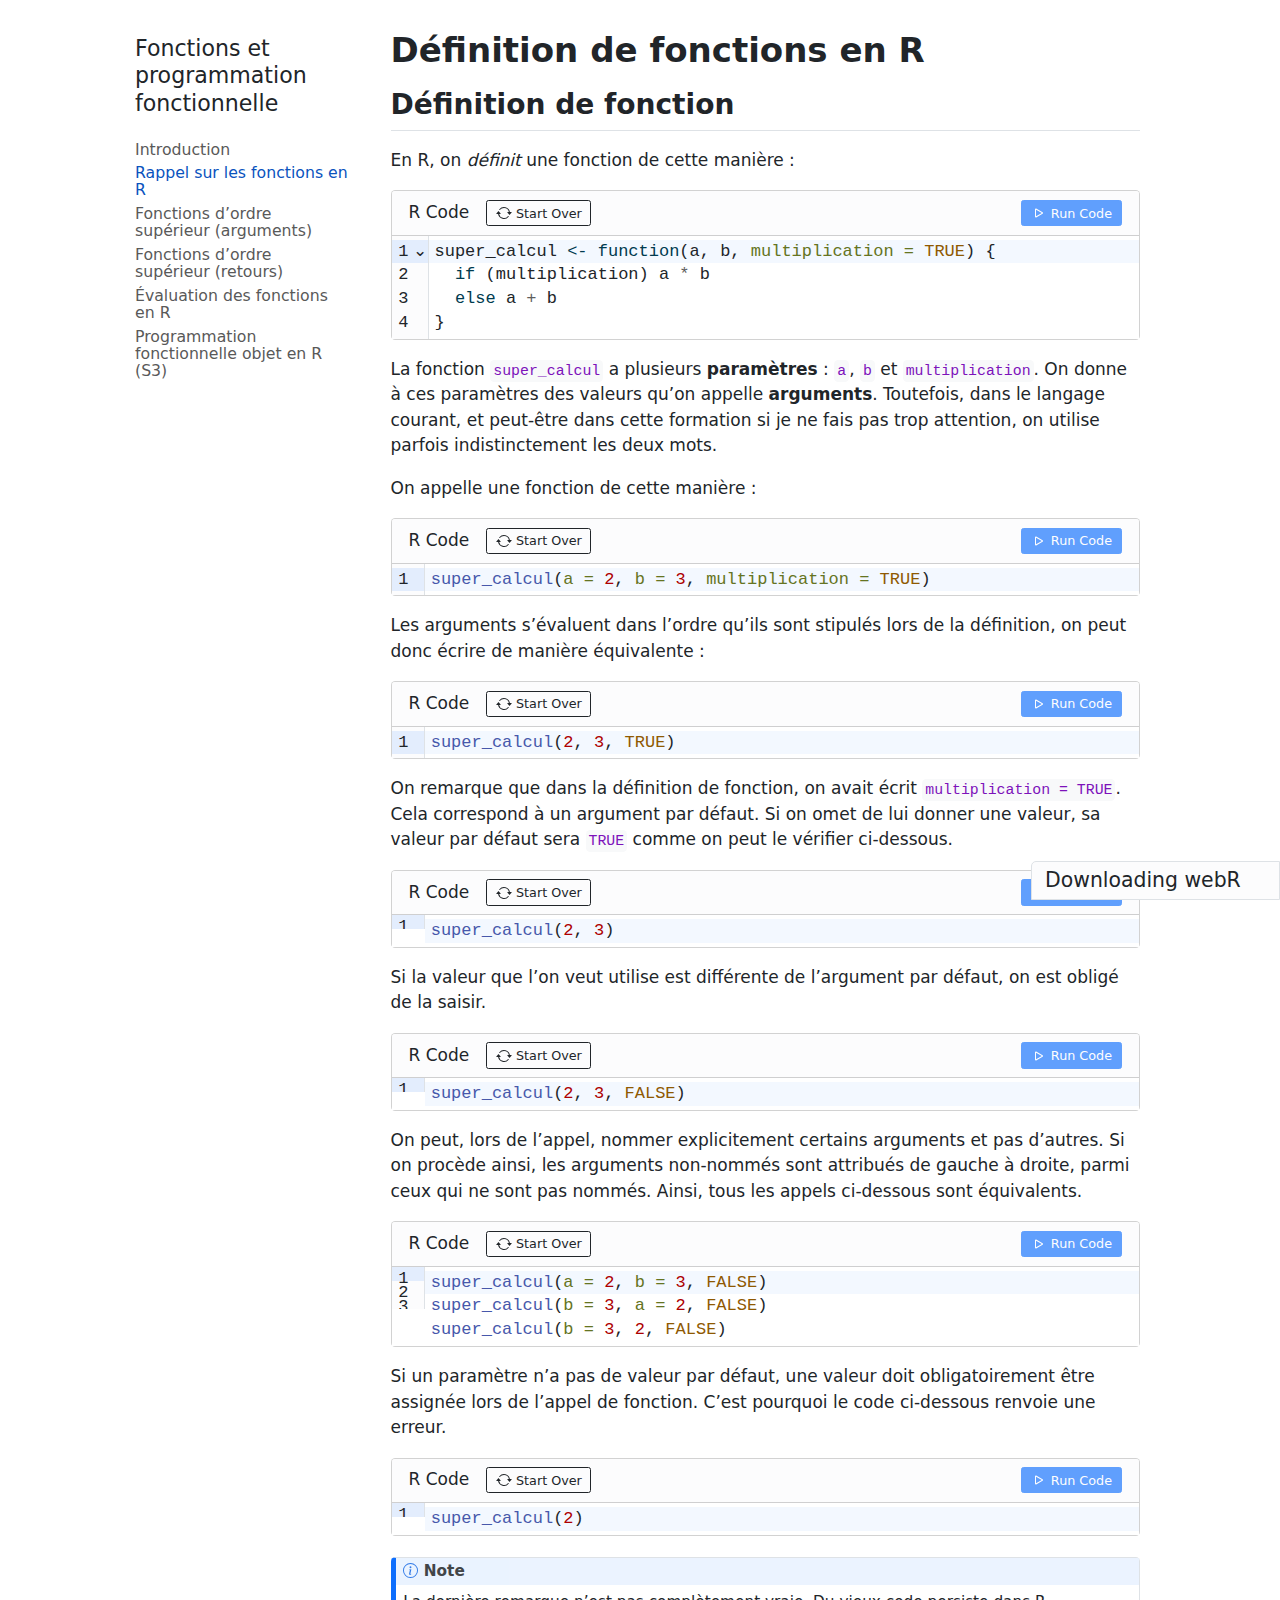
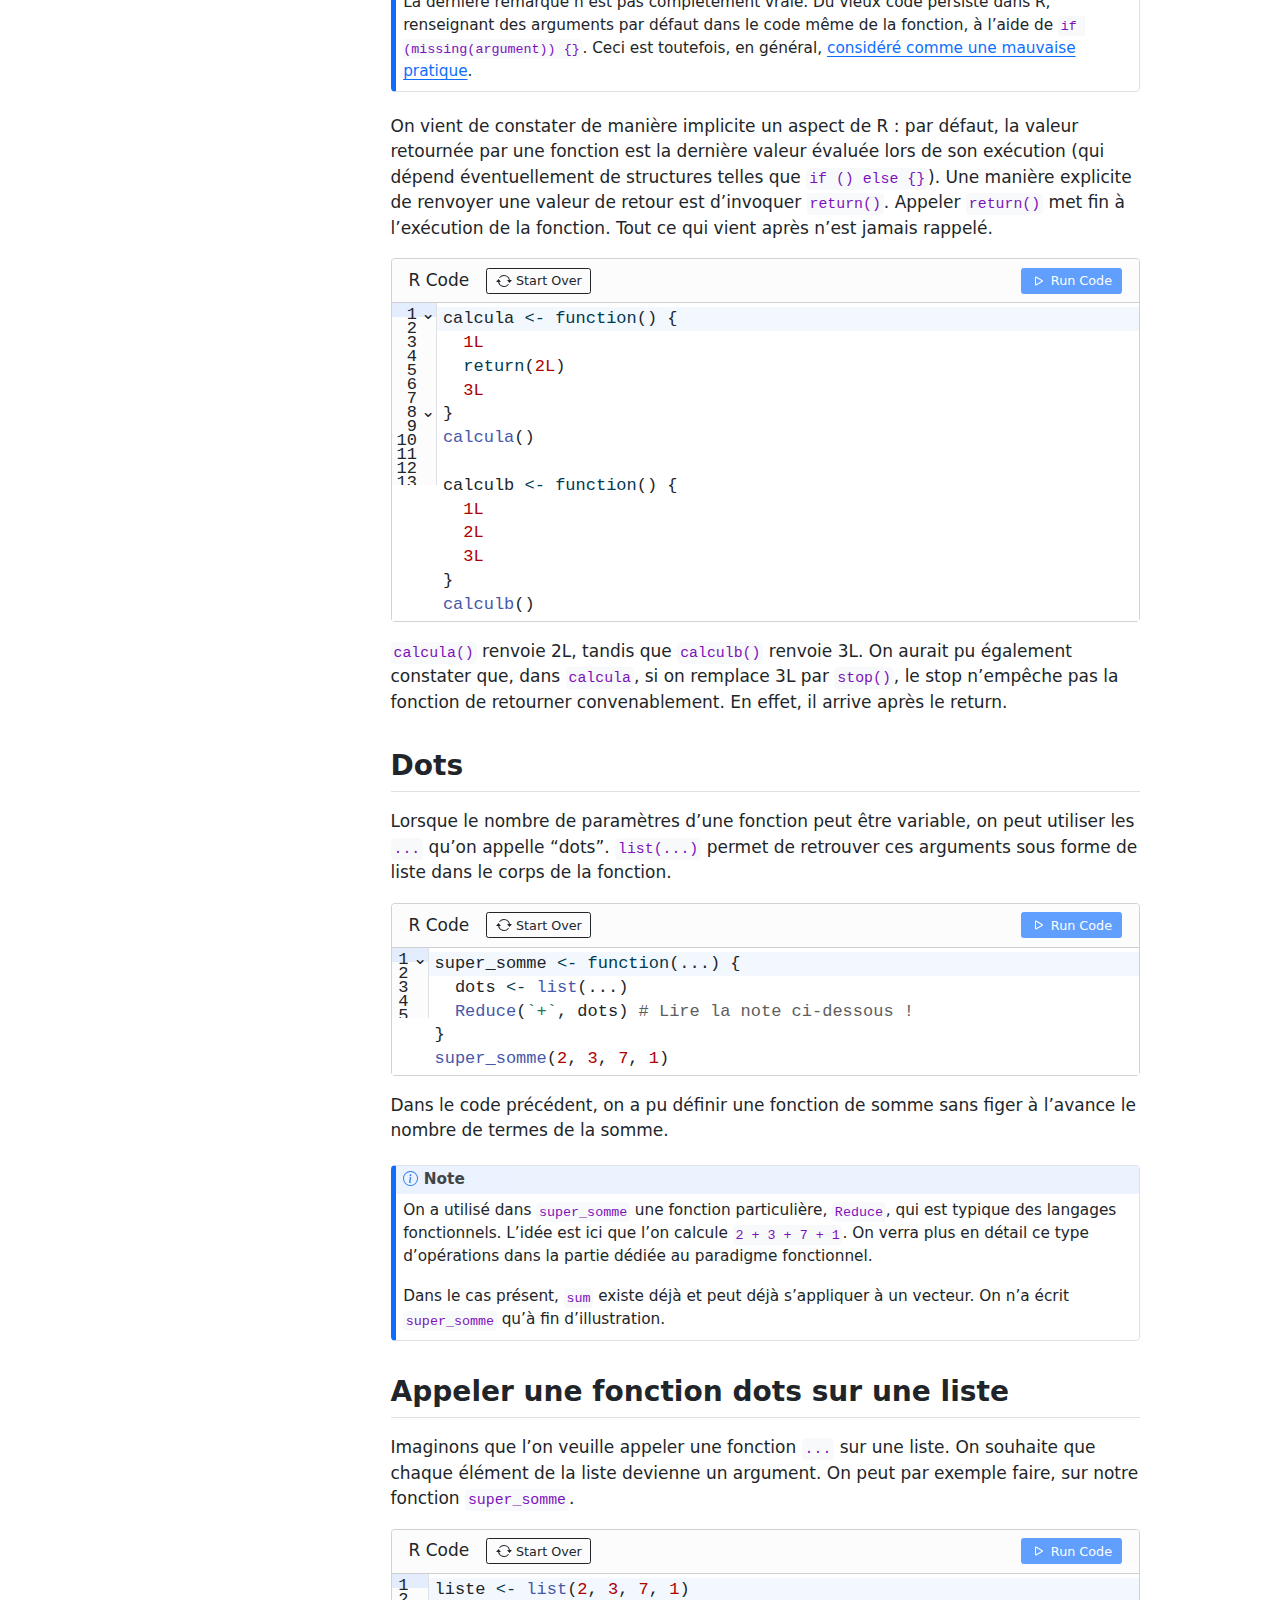
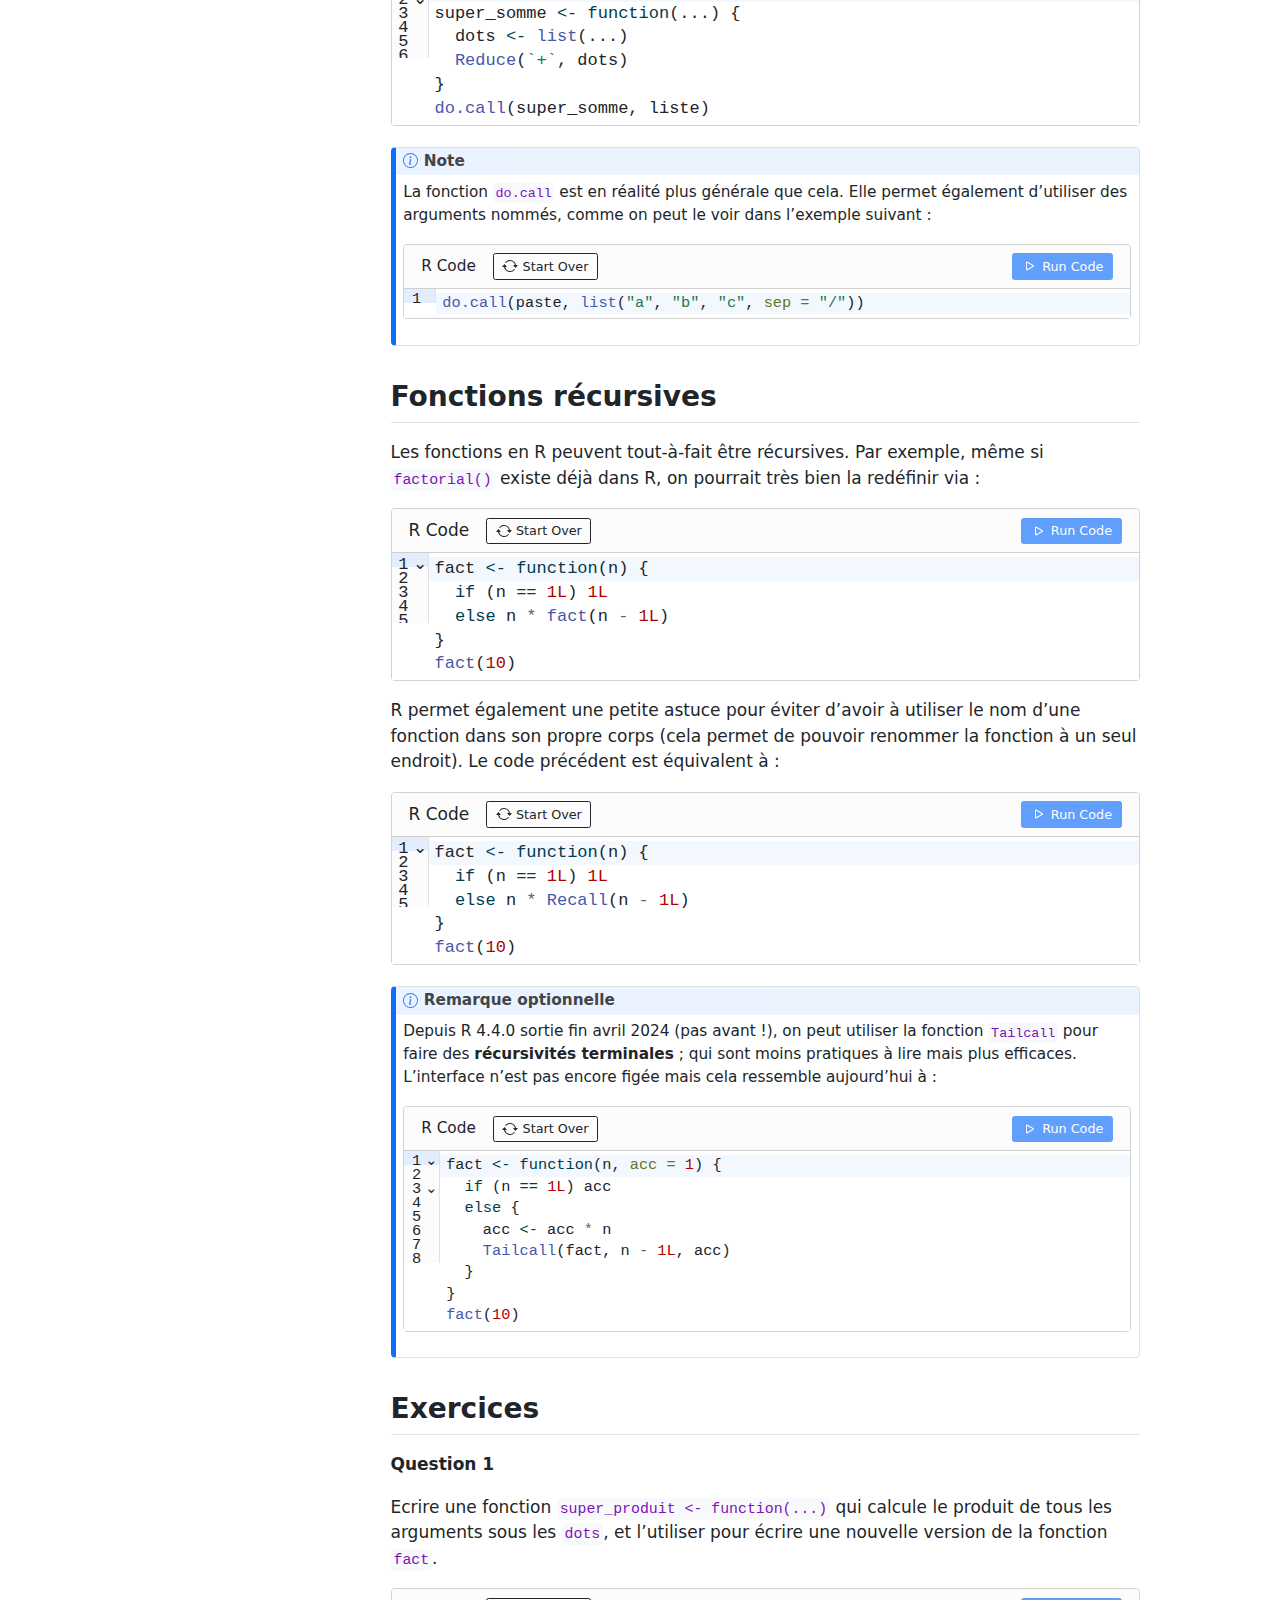
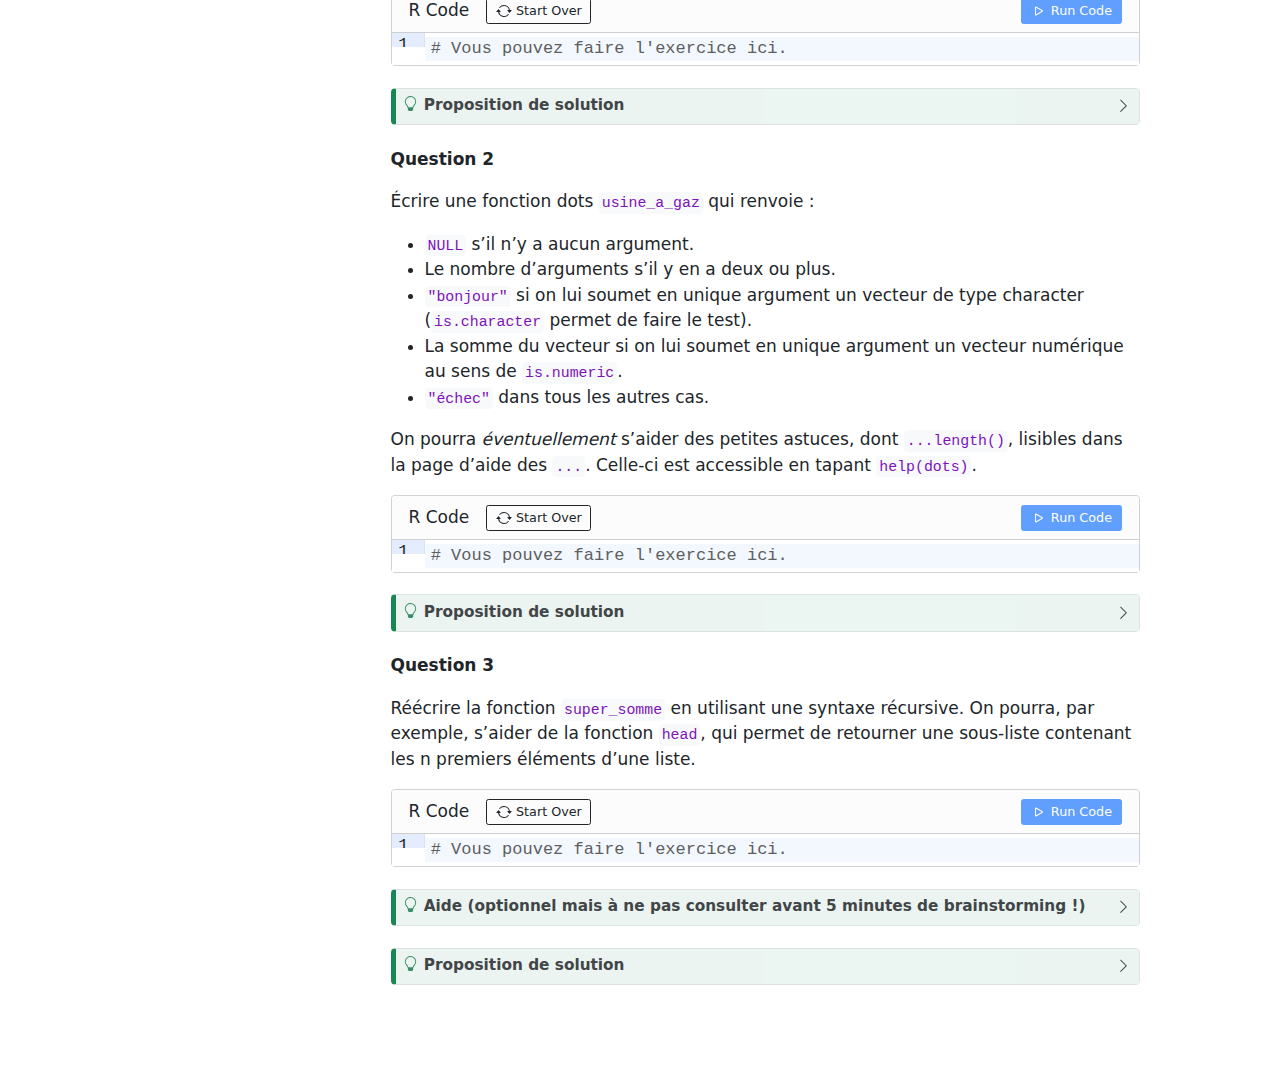
<file: fonctions.html>
<!DOCTYPE html>
<html xmlns="http://www.w3.org/1999/xhtml" lang="en" xml:lang="en"><head>

<meta charset="utf-8">
<meta name="generator" content="quarto-1.5.56">

<meta name="viewport" content="width=device-width, initial-scale=1.0, user-scalable=yes">


<title>Définition de fonctions en R – Fonctions et programmation fonctionnelle</title>
<style>
code{white-space: pre-wrap;}
span.smallcaps{font-variant: small-caps;}
div.columns{display: flex; gap: min(4vw, 1.5em);}
div.column{flex: auto; overflow-x: auto;}
div.hanging-indent{margin-left: 1.5em; text-indent: -1.5em;}
ul.task-list{list-style: none;}
ul.task-list li input[type="checkbox"] {
  width: 0.8em;
  margin: 0 0.8em 0.2em -1em; /* quarto-specific, see https://github.com/quarto-dev/quarto-cli/issues/4556 */ 
  vertical-align: middle;
}
/* CSS for syntax highlighting */
pre > code.sourceCode { white-space: pre; position: relative; }
pre > code.sourceCode > span { line-height: 1.25; }
pre > code.sourceCode > span:empty { height: 1.2em; }
.sourceCode { overflow: visible; }
code.sourceCode > span { color: inherit; text-decoration: inherit; }
div.sourceCode { margin: 1em 0; }
pre.sourceCode { margin: 0; }
@media screen {
div.sourceCode { overflow: auto; }
}
@media print {
pre > code.sourceCode { white-space: pre-wrap; }
pre > code.sourceCode > span { display: inline-block; text-indent: -5em; padding-left: 5em; }
}
pre.numberSource code
  { counter-reset: source-line 0; }
pre.numberSource code > span
  { position: relative; left: -4em; counter-increment: source-line; }
pre.numberSource code > span > a:first-child::before
  { content: counter(source-line);
    position: relative; left: -1em; text-align: right; vertical-align: baseline;
    border: none; display: inline-block;
    -webkit-touch-callout: none; -webkit-user-select: none;
    -khtml-user-select: none; -moz-user-select: none;
    -ms-user-select: none; user-select: none;
    padding: 0 4px; width: 4em;
  }
pre.numberSource { margin-left: 3em;  padding-left: 4px; }
div.sourceCode
  {   }
@media screen {
pre > code.sourceCode > span > a:first-child::before { text-decoration: underline; }
}
</style>


<script src="site_libs/quarto-nav/quarto-nav.js"></script>
<script src="site_libs/quarto-nav/headroom.min.js"></script>
<script src="site_libs/clipboard/clipboard.min.js"></script>
<script src="site_libs/quarto-search/autocomplete.umd.js"></script>
<script src="site_libs/quarto-search/fuse.min.js"></script>
<script src="site_libs/quarto-search/quarto-search.js"></script>
<meta name="quarto:offset" content="./">
<script src="site_libs/quarto-html/quarto.js"></script>
<script src="site_libs/quarto-html/popper.min.js"></script>
<script src="site_libs/quarto-html/tippy.umd.min.js"></script>
<script src="site_libs/quarto-html/anchor.min.js"></script>
<link href="site_libs/quarto-html/tippy.css" rel="stylesheet">
<link href="site_libs/quarto-html/quarto-syntax-highlighting.css" rel="stylesheet" id="quarto-text-highlighting-styles">
<script src="site_libs/bootstrap/bootstrap.min.js"></script>
<link href="site_libs/bootstrap/bootstrap-icons.css" rel="stylesheet">
<link href="site_libs/bootstrap/bootstrap.min.css" rel="stylesheet" id="quarto-bootstrap" data-mode="light">
<script src="site_libs/quarto-contrib/live-runtime/live-runtime.js" type="module"></script>
<link href="site_libs/quarto-contrib/live-runtime/live-runtime.css" rel="stylesheet">
<link href="site_libs/quarto-contrib/alpine-3.12/buttons.css" rel="stylesheet">
<script id="quarto-search-options" type="application/json">{
  "location": "sidebar",
  "copy-button": false,
  "collapse-after": 3,
  "panel-placement": "start",
  "type": "textbox",
  "limit": 50,
  "keyboard-shortcut": [
    "f",
    "/",
    "s"
  ],
  "show-item-context": false,
  "language": {
    "search-no-results-text": "No results",
    "search-matching-documents-text": "matching documents",
    "search-copy-link-title": "Copy link to search",
    "search-hide-matches-text": "Hide additional matches",
    "search-more-match-text": "more match in this document",
    "search-more-matches-text": "more matches in this document",
    "search-clear-button-title": "Clear",
    "search-text-placeholder": "",
    "search-detached-cancel-button-title": "Cancel",
    "search-submit-button-title": "Submit",
    "search-label": "Search"
  }
}</script>
<script type="module" src="site_libs/quarto-ojs/quarto-ojs-runtime.js"></script>
<link href="site_libs/quarto-ojs/quarto-ojs.css" rel="stylesheet">


</head>

<body class="nav-sidebar floating fullcontent">

<div id="quarto-search-results"></div>
  <header id="quarto-header" class="headroom fixed-top">
  <nav class="quarto-secondary-nav">
    <div class="container-fluid d-flex">
      <button type="button" class="quarto-btn-toggle btn" data-bs-toggle="collapse" role="button" data-bs-target=".quarto-sidebar-collapse-item" aria-controls="quarto-sidebar" aria-expanded="false" aria-label="Toggle sidebar navigation" onclick="if (window.quartoToggleHeadroom) { window.quartoToggleHeadroom(); }">
        <i class="bi bi-layout-text-sidebar-reverse"></i>
      </button>
        <nav class="quarto-page-breadcrumbs" aria-label="breadcrumb"><ol class="breadcrumb"><li class="breadcrumb-item"><a href="./fonctions.html">Rappel sur les fonctions en R</a></li></ol></nav>
        <a class="flex-grow-1" role="navigation" data-bs-toggle="collapse" data-bs-target=".quarto-sidebar-collapse-item" aria-controls="quarto-sidebar" aria-expanded="false" aria-label="Toggle sidebar navigation" onclick="if (window.quartoToggleHeadroom) { window.quartoToggleHeadroom(); }">      
        </a>
    </div>
  </nav>
</header>
<!-- content -->
<div id="quarto-content" class="quarto-container page-columns page-rows-contents page-layout-article">
<!-- sidebar -->
  <nav id="quarto-sidebar" class="sidebar collapse collapse-horizontal quarto-sidebar-collapse-item sidebar-navigation floating overflow-auto">
    <div class="pt-lg-2 mt-2 text-left sidebar-header">
    <div class="sidebar-title mb-0 py-0">
      <a href="./">Fonctions et programmation fonctionnelle</a> 
    </div>
      </div>
    <div class="sidebar-menu-container"> 
    <ul class="list-unstyled mt-1">
        <li class="sidebar-item">
  <div class="sidebar-item-container"> 
  <a href="./index.html" class="sidebar-item-text sidebar-link">
 <span class="menu-text">Introduction</span></a>
  </div>
</li>
        <li class="sidebar-item">
  <div class="sidebar-item-container"> 
  <a href="./fonctions.html" class="sidebar-item-text sidebar-link active">
 <span class="menu-text">Rappel sur les fonctions en R</span></a>
  </div>
</li>
        <li class="sidebar-item">
  <div class="sidebar-item-container"> 
  <a href="./fonctions_ordre_superieur_1.html" class="sidebar-item-text sidebar-link">
 <span class="menu-text">Fonctions d’ordre supérieur (arguments)</span></a>
  </div>
</li>
        <li class="sidebar-item">
  <div class="sidebar-item-container"> 
  <a href="./fonctions_ordre_superieur_2.html" class="sidebar-item-text sidebar-link">
 <span class="menu-text">Fonctions d’ordre supérieur (retours)</span></a>
  </div>
</li>
        <li class="sidebar-item">
  <div class="sidebar-item-container"> 
  <a href="./evaluation.html" class="sidebar-item-text sidebar-link">
 <span class="menu-text">Évaluation des fonctions en R</span></a>
  </div>
</li>
        <li class="sidebar-item">
  <div class="sidebar-item-container"> 
  <a href="./poo_s3.html" class="sidebar-item-text sidebar-link">
 <span class="menu-text">Programmation fonctionnelle objet en R (S3)</span></a>
  </div>
</li>
    </ul>
    </div>
</nav>
<div id="quarto-sidebar-glass" class="quarto-sidebar-collapse-item" data-bs-toggle="collapse" data-bs-target=".quarto-sidebar-collapse-item"></div>
<!-- margin-sidebar -->
    
<!-- main -->
<main class="content" id="quarto-document-content">

<header id="title-block-header" class="quarto-title-block default">
<div class="quarto-title">
<h1 class="title">Définition de fonctions en R</h1>
</div>



<div class="quarto-title-meta">

    
  
    
  </div>
  


</header>


<section id="définition-de-fonction" class="level2">
<h2 class="anchored" data-anchor-id="définition-de-fonction">Définition de fonction</h2>
<p>En R, on <em>définit</em> une fonction de cette manière&nbsp;:</p>
<div>
<div id="webr-1">

</div>
<script type="webr-1-contents">
[base64]
</script>
</div>
<p>La fonction <code>super_calcul</code> a plusieurs <strong>paramètres</strong>&nbsp;: <code>a</code>, <code>b</code> et <code>multiplication</code>. On donne à ces paramètres des valeurs qu’on appelle <strong>arguments</strong>. Toutefois, dans le langage courant, et peut-être dans cette formation si je ne fais pas trop attention, on utilise parfois indistinctement les deux mots.</p>
<p>On appelle une fonction de cette manière&nbsp;:</p>
<div>
<div id="webr-2">

</div>
<script type="webr-2-contents">
eyJhdHRyIjp7ImF1dG9ydW4iOmZhbHNlLCJldmFsIjp0cnVlLCJlZGl0Ijp0cnVlLCJjb21wbGV0aW9uIjp0cnVlfSwiY29kZSI6InN1cGVyX2NhbGN1bChhID0gMiwgYiA9IDMsIG11bHRpcGxpY2F0aW9uID0gVFJVRSkifQ==
</script>
</div>
<p>Les arguments s’évaluent dans l’ordre qu’ils sont stipulés lors de la définition, on peut donc écrire de manière équivalente&nbsp;:</p>
<div>
<div id="webr-3">

</div>
<script type="webr-3-contents">
eyJhdHRyIjp7ImF1dG9ydW4iOmZhbHNlLCJldmFsIjp0cnVlLCJlZGl0Ijp0cnVlLCJjb21wbGV0aW9uIjp0cnVlfSwiY29kZSI6InN1cGVyX2NhbGN1bCgyLCAzLCBUUlVFKSJ9
</script>
</div>
<p>On remarque que dans la définition de fonction, on avait écrit <code>multiplication = TRUE</code>. Cela correspond à un argument par défaut. Si on omet de lui donner une valeur, sa valeur par défaut sera <code>TRUE</code> comme on peut le vérifier ci-dessous.</p>
<div>
<div id="webr-4">

</div>
<script type="webr-4-contents">
eyJhdHRyIjp7ImF1dG9ydW4iOmZhbHNlLCJldmFsIjp0cnVlLCJlZGl0Ijp0cnVlLCJjb21wbGV0aW9uIjp0cnVlfSwiY29kZSI6InN1cGVyX2NhbGN1bCgyLCAzKSJ9
</script>
</div>
<p>Si la valeur que l’on veut utilise est différente de l’argument par défaut, on est obligé de la saisir.</p>
<div>
<div id="webr-5">

</div>
<script type="webr-5-contents">
eyJhdHRyIjp7ImF1dG9ydW4iOmZhbHNlLCJldmFsIjp0cnVlLCJlZGl0Ijp0cnVlLCJjb21wbGV0aW9uIjp0cnVlfSwiY29kZSI6InN1cGVyX2NhbGN1bCgyLCAzLCBGQUxTRSkifQ==
</script>
</div>
<p>On peut, lors de l’appel, nommer explicitement certains arguments et pas d’autres. Si on procède ainsi, les arguments non-nommés sont attribués de gauche à droite, parmi ceux qui ne sont pas nommés. Ainsi, tous les appels ci-dessous sont équivalents.</p>
<div>
<div id="webr-6">

</div>
<script type="webr-6-contents">
[base64]
</script>
</div>
<p>Si un paramètre n’a pas de valeur par défaut, une valeur doit obligatoirement être assignée lors de l’appel de fonction. C’est pourquoi le code ci-dessous renvoie une erreur.</p>
<div>
<div id="webr-7">

</div>
<script type="webr-7-contents">
eyJhdHRyIjp7ImF1dG9ydW4iOmZhbHNlLCJldmFsIjp0cnVlLCJlZGl0Ijp0cnVlLCJjb21wbGV0aW9uIjp0cnVlfSwiY29kZSI6InN1cGVyX2NhbGN1bCgyKSJ9
</script>
</div>
<div class="callout callout-style-default callout-note callout-titled">
<div class="callout-header d-flex align-content-center">
<div class="callout-icon-container">
<i class="callout-icon"></i>
</div>
<div class="callout-title-container flex-fill">
Note
</div>
</div>
<div class="callout-body-container callout-body">
<p>La dernière remarque n’est pas complètement vraie. Du vieux code persiste dans R, renseignant des arguments par défaut dans le code même de la fonction, à l’aide de <code>if (missing(argument)) {}</code>. Ceci est toutefois, en général, <a href="https://design.tidyverse.org/def-magical.html">considéré comme une mauvaise pratique</a>.</p>
</div>
</div>
<p>On vient de constater de manière implicite un aspect de R&nbsp;: par défaut, la valeur retournée par une fonction est la dernière valeur évaluée lors de son exécution (qui dépend éventuellement de structures telles que <code>if () else {}</code>). Une manière explicite de renvoyer une valeur de retour est d’invoquer <code>return()</code>. Appeler <code>return()</code> met fin à l’exécution de la fonction. Tout ce qui vient après n’est jamais rappelé.</p>
<div>
<div id="webr-8">

</div>
<script type="webr-8-contents">
[base64]
</script>
</div>
<p><code>calcula()</code> renvoie 2L, tandis que <code>calculb()</code> renvoie 3L. On aurait pu également constater que, dans <code>calcula</code>, si on remplace 3L par <code>stop()</code>, le stop n’empêche pas la fonction de retourner convenablement. En effet, il arrive après le return.</p>
</section>
<section id="dots" class="level2">
<h2 class="anchored" data-anchor-id="dots">Dots</h2>
<p>Lorsque le nombre de paramètres d’une fonction peut être variable, on peut utiliser les <code>...</code> qu’on appelle “dots”. <code>list(...)</code> permet de retrouver ces arguments sous forme de liste dans le corps de la fonction.</p>
<div>
<div id="webr-9">

</div>
<script type="webr-9-contents">
[base64]
</script>
</div>
<p>Dans le code précédent, on a pu définir une fonction de somme sans figer à l’avance le nombre de termes de la somme.</p>
<div class="callout callout-style-default callout-note callout-titled">
<div class="callout-header d-flex align-content-center">
<div class="callout-icon-container">
<i class="callout-icon"></i>
</div>
<div class="callout-title-container flex-fill">
Note
</div>
</div>
<div class="callout-body-container callout-body">
<p>On a utilisé dans <code>super_somme</code> une fonction particulière, <code>Reduce</code>, qui est typique des langages fonctionnels. L’idée est ici que l’on calcule <code>2 + 3 + 7 + 1</code>. On verra plus en détail ce type d’opérations dans la partie dédiée au paradigme fonctionnel.</p>
<p>Dans le cas présent, <code>sum</code> existe déjà et peut déjà s’appliquer à un vecteur. On n’a écrit <code>super_somme</code> qu’à fin d’illustration.</p>
</div>
</div>
</section>
<section id="appeler-une-fonction-dots-sur-une-liste" class="level2">
<h2 class="anchored" data-anchor-id="appeler-une-fonction-dots-sur-une-liste">Appeler une fonction dots sur une liste</h2>
<p>Imaginons que l’on veuille appeler une fonction <code>...</code> sur une liste. On souhaite que chaque élément de la liste devienne un argument. On peut par exemple faire, sur notre fonction <code>super_somme</code>.</p>
<div>
<div id="webr-10">

</div>
<script type="webr-10-contents">
[base64]
</script>
</div>
<div class="callout callout-style-default callout-note callout-titled">
<div class="callout-header d-flex align-content-center">
<div class="callout-icon-container">
<i class="callout-icon"></i>
</div>
<div class="callout-title-container flex-fill">
Note
</div>
</div>
<div class="callout-body-container callout-body">
<p>La fonction <code>do.call</code> est en réalité plus générale que cela. Elle permet également d’utiliser des arguments nommés, comme on peut le voir dans l’exemple suivant&nbsp;:</p>
<div>
<div id="webr-11">

</div>
<script type="webr-11-contents">
eyJhdHRyIjp7ImF1dG9ydW4iOmZhbHNlLCJldmFsIjp0cnVlLCJlZGl0Ijp0cnVlLCJjb21wbGV0aW9uIjp0cnVlfSwiY29kZSI6ImRvLmNhbGwocGFzdGUsIGxpc3QoXCJhXCIsIFwiYlwiLCBcImNcIiwgc2VwID0gXCIvXCIpKSJ9
</script>
</div>
</div>
</div>
</section>
<section id="fonctions-récursives" class="level2">
<h2 class="anchored" data-anchor-id="fonctions-récursives">Fonctions récursives</h2>
<p>Les fonctions en R peuvent tout-à-fait être récursives. Par exemple, même si <code>factorial()</code> existe déjà dans R, on pourrait très bien la redéfinir via&nbsp;:</p>
<div>
<div id="webr-12">

</div>
<script type="webr-12-contents">
[base64]
</script>
</div>
<p>R permet également une petite astuce pour éviter d’avoir à utiliser le nom d’une fonction dans son propre corps (cela permet de pouvoir renommer la fonction à un seul endroit). Le code précédent est équivalent à&nbsp;:</p>
<div>
<div id="webr-13">

</div>
<script type="webr-13-contents">
[base64]
</script>
</div>
<div class="callout callout-style-default callout-note callout-titled">
<div class="callout-header d-flex align-content-center">
<div class="callout-icon-container">
<i class="callout-icon"></i>
</div>
<div class="callout-title-container flex-fill">
Remarque optionnelle
</div>
</div>
<div class="callout-body-container callout-body">
<p>Depuis R 4.4.0 sortie fin avril 2024 (pas avant !), on peut utiliser la fonction <code>Tailcall</code> pour faire des <strong>récursivités terminales</strong>&nbsp;; qui sont moins pratiques à lire mais plus efficaces. L’interface n’est pas encore figée mais cela ressemble aujourd’hui à&nbsp;:</p>
<div>
<div id="webr-14">

</div>
<script type="webr-14-contents">
[base64]
</script>
</div>
</div>
</div>
</section>
<section id="exercices" class="level2">
<h2 class="anchored" data-anchor-id="exercices">Exercices</h2>
<p><strong>Question 1</strong></p>
<p>Ecrire une fonction <code>super_produit &lt;- function(...)</code> qui calcule le produit de tous les arguments sous les <code>dots</code>, et l’utiliser pour écrire une nouvelle version de la fonction <code>fact</code>.</p>
<div>
<div id="webr-15">

</div>
<script type="webr-15-contents">
eyJhdHRyIjp7ImF1dG9ydW4iOmZhbHNlLCJldmFsIjp0cnVlLCJlZGl0Ijp0cnVlLCJjb21wbGV0aW9uIjp0cnVlfSwiY29kZSI6IiMgVm91cyBwb3V2ZXogZmFpcmUgbCdleGVyY2ljZSBpY2kuIn0=
</script>
</div>
<div class="callout callout-style-default callout-tip callout-titled">
<div class="callout-header d-flex align-content-center" data-bs-toggle="collapse" data-bs-target=".callout-5-contents" aria-controls="callout-5" aria-expanded="false" aria-label="Toggle callout">
<div class="callout-icon-container">
<i class="callout-icon"></i>
</div>
<div class="callout-title-container flex-fill">
Proposition de solution
</div>
<div class="callout-btn-toggle d-inline-block border-0 py-1 ps-1 pe-0 float-end"><i class="callout-toggle"></i></div>
</div>
<div id="callout-5" class="callout-5-contents callout-collapse collapse">
<div class="callout-body-container callout-body">
<div class="cell">
<div class="sourceCode cell-code" id="cb1"><pre class="sourceCode r code-with-copy"><code class="sourceCode r"><span id="cb1-1"><a href="#cb1-1" aria-hidden="true" tabindex="-1"></a>super_produit <span class="ot">&lt;-</span> <span class="cf">function</span>(...) {</span>
<span id="cb1-2"><a href="#cb1-2" aria-hidden="true" tabindex="-1"></a>  dots <span class="ot">&lt;-</span> <span class="fu">list</span>(...)</span>
<span id="cb1-3"><a href="#cb1-3" aria-hidden="true" tabindex="-1"></a>  <span class="fu">Reduce</span>(<span class="st">`</span><span class="at">*</span><span class="st">`</span>, dots)</span>
<span id="cb1-4"><a href="#cb1-4" aria-hidden="true" tabindex="-1"></a>}</span>
<span id="cb1-5"><a href="#cb1-5" aria-hidden="true" tabindex="-1"></a>fact <span class="ot">&lt;-</span> <span class="cf">function</span>(n) {</span>
<span id="cb1-6"><a href="#cb1-6" aria-hidden="true" tabindex="-1"></a>  <span class="fu">do.call</span>(super_produit, <span class="fu">as.list</span>(<span class="dv">1</span>L<span class="sc">:</span>n))</span>
<span id="cb1-7"><a href="#cb1-7" aria-hidden="true" tabindex="-1"></a>}</span>
<span id="cb1-8"><a href="#cb1-8" aria-hidden="true" tabindex="-1"></a><span class="fu">fact</span>(<span class="dv">10</span>)</span></code><button title="Copy to Clipboard" class="code-copy-button"><i class="bi"></i></button></pre></div>
<div class="cell-output cell-output-stdout">
<pre><code>[1] 3628800</code></pre>
</div>
</div>
</div>
</div>
</div>
<p><strong>Question 2</strong></p>
<p>Écrire une fonction dots <code>usine_a_gaz</code> qui renvoie&nbsp;:</p>
<ul>
<li><code>NULL</code> s’il n’y a aucun argument.</li>
<li>Le nombre d’arguments s’il y en a deux ou plus.</li>
<li><code>"bonjour"</code> si on lui soumet en unique argument un vecteur de type character (<code>is.character</code> permet de faire le test).</li>
<li>La somme du vecteur si on lui soumet en unique argument un vecteur numérique au sens de <code>is.numeric</code>.</li>
<li><code>"échec"</code> dans tous les autres cas.</li>
</ul>
<p>On pourra <em>éventuellement</em> s’aider des petites astuces, dont <code>...length()</code>, lisibles dans la page d’aide des <code>...</code>. Celle-ci est accessible en tapant <code>help(dots)</code>.</p>
<div>
<div id="webr-16">

</div>
<script type="webr-16-contents">
eyJhdHRyIjp7ImF1dG9ydW4iOmZhbHNlLCJldmFsIjp0cnVlLCJlZGl0Ijp0cnVlLCJjb21wbGV0aW9uIjp0cnVlfSwiY29kZSI6IiMgVm91cyBwb3V2ZXogZmFpcmUgbCdleGVyY2ljZSBpY2kuIn0=
</script>
</div>
<div class="callout callout-style-default callout-tip callout-titled">
<div class="callout-header d-flex align-content-center" data-bs-toggle="collapse" data-bs-target=".callout-6-contents" aria-controls="callout-6" aria-expanded="false" aria-label="Toggle callout">
<div class="callout-icon-container">
<i class="callout-icon"></i>
</div>
<div class="callout-title-container flex-fill">
Proposition de solution
</div>
<div class="callout-btn-toggle d-inline-block border-0 py-1 ps-1 pe-0 float-end"><i class="callout-toggle"></i></div>
</div>
<div id="callout-6" class="callout-6-contents callout-collapse collapse">
<div class="callout-body-container callout-body">
<div class="cell">
<div class="sourceCode cell-code" id="cb3"><pre class="sourceCode r code-with-copy"><code class="sourceCode r"><span id="cb3-1"><a href="#cb3-1" aria-hidden="true" tabindex="-1"></a>usine_a_gaz <span class="ot">&lt;-</span> <span class="cf">function</span>(...) {</span>
<span id="cb3-2"><a href="#cb3-2" aria-hidden="true" tabindex="-1"></a>  longueur <span class="ot">&lt;-</span> <span class="fu">...length</span>()</span>
<span id="cb3-3"><a href="#cb3-3" aria-hidden="true" tabindex="-1"></a>  <span class="cf">if</span> (longueur <span class="sc">==</span> <span class="dv">0</span>) <span class="cn">NULL</span></span>
<span id="cb3-4"><a href="#cb3-4" aria-hidden="true" tabindex="-1"></a>  <span class="cf">else</span> <span class="cf">if</span> (longueur <span class="sc">&gt;=</span> <span class="dv">2</span>L) longueur</span>
<span id="cb3-5"><a href="#cb3-5" aria-hidden="true" tabindex="-1"></a>  <span class="cf">else</span> <span class="cf">if</span> (<span class="fu">is.character</span>(..<span class="dv">1</span>)) <span class="st">"bonjour"</span></span>
<span id="cb3-6"><a href="#cb3-6" aria-hidden="true" tabindex="-1"></a>  <span class="cf">else</span> <span class="cf">if</span> (<span class="fu">is.numeric</span>(..<span class="dv">1</span>)) <span class="fu">sum</span>(..<span class="dv">1</span>)</span>
<span id="cb3-7"><a href="#cb3-7" aria-hidden="true" tabindex="-1"></a>  <span class="cf">else</span> <span class="st">"échec"</span></span>
<span id="cb3-8"><a href="#cb3-8" aria-hidden="true" tabindex="-1"></a>}</span>
<span id="cb3-9"><a href="#cb3-9" aria-hidden="true" tabindex="-1"></a><span class="fu">usine_a_gaz</span>()</span></code><button title="Copy to Clipboard" class="code-copy-button"><i class="bi"></i></button></pre></div>
<div class="cell-output cell-output-stdout">
<pre><code>NULL</code></pre>
</div>
<div class="sourceCode cell-code" id="cb5"><pre class="sourceCode r code-with-copy"><code class="sourceCode r"><span id="cb5-1"><a href="#cb5-1" aria-hidden="true" tabindex="-1"></a><span class="fu">usine_a_gaz</span>(<span class="dv">1</span>,<span class="dv">3</span>)</span></code><button title="Copy to Clipboard" class="code-copy-button"><i class="bi"></i></button></pre></div>
<div class="cell-output cell-output-stdout">
<pre><code>[1] 2</code></pre>
</div>
<div class="sourceCode cell-code" id="cb7"><pre class="sourceCode r code-with-copy"><code class="sourceCode r"><span id="cb7-1"><a href="#cb7-1" aria-hidden="true" tabindex="-1"></a><span class="fu">usine_a_gaz</span>(<span class="fu">c</span>(<span class="st">"a"</span>,<span class="st">"b"</span>))</span></code><button title="Copy to Clipboard" class="code-copy-button"><i class="bi"></i></button></pre></div>
<div class="cell-output cell-output-stdout">
<pre><code>[1] "bonjour"</code></pre>
</div>
<div class="sourceCode cell-code" id="cb9"><pre class="sourceCode r code-with-copy"><code class="sourceCode r"><span id="cb9-1"><a href="#cb9-1" aria-hidden="true" tabindex="-1"></a><span class="fu">usine_a_gaz</span>(<span class="fu">c</span>(<span class="dv">1</span>, <span class="dv">2</span>))</span></code><button title="Copy to Clipboard" class="code-copy-button"><i class="bi"></i></button></pre></div>
<div class="cell-output cell-output-stdout">
<pre><code>[1] 3</code></pre>
</div>
<div class="sourceCode cell-code" id="cb11"><pre class="sourceCode r code-with-copy"><code class="sourceCode r"><span id="cb11-1"><a href="#cb11-1" aria-hidden="true" tabindex="-1"></a><span class="fu">usine_a_gaz</span>(<span class="fu">c</span>(<span class="dv">1</span>L, <span class="dv">2</span>L))</span></code><button title="Copy to Clipboard" class="code-copy-button"><i class="bi"></i></button></pre></div>
<div class="cell-output cell-output-stdout">
<pre><code>[1] 3</code></pre>
</div>
<div class="sourceCode cell-code" id="cb13"><pre class="sourceCode r code-with-copy"><code class="sourceCode r"><span id="cb13-1"><a href="#cb13-1" aria-hidden="true" tabindex="-1"></a><span class="fu">usine_a_gaz</span>(<span class="fu">list</span>())</span></code><button title="Copy to Clipboard" class="code-copy-button"><i class="bi"></i></button></pre></div>
<div class="cell-output cell-output-stdout">
<pre><code>[1] "échec"</code></pre>
</div>
</div>
<p>On peut également utiliser des <code>return()</code>, auquel cas les <code>else</code> deviennent inutiles puisque <code>return</code> fait directement retourner la fonction.</p>
<div class="cell">
<div class="sourceCode cell-code" id="cb15"><pre class="sourceCode r code-with-copy"><code class="sourceCode r"><span id="cb15-1"><a href="#cb15-1" aria-hidden="true" tabindex="-1"></a>usine_a_gaz <span class="ot">&lt;-</span> <span class="cf">function</span>(...) {</span>
<span id="cb15-2"><a href="#cb15-2" aria-hidden="true" tabindex="-1"></a>  longueur <span class="ot">&lt;-</span> <span class="fu">...length</span>()</span>
<span id="cb15-3"><a href="#cb15-3" aria-hidden="true" tabindex="-1"></a>  <span class="cf">if</span> (longueur <span class="sc">==</span> <span class="dv">0</span>) <span class="fu">return</span>(<span class="cn">NULL</span>)</span>
<span id="cb15-4"><a href="#cb15-4" aria-hidden="true" tabindex="-1"></a>  <span class="cf">if</span> (longueur <span class="sc">&gt;=</span> <span class="dv">2</span>L) <span class="fu">return</span>(longueur)</span>
<span id="cb15-5"><a href="#cb15-5" aria-hidden="true" tabindex="-1"></a>  <span class="cf">if</span> (<span class="fu">is.character</span>(..<span class="dv">1</span>)) <span class="fu">return</span>(<span class="st">"bonjour"</span>)</span>
<span id="cb15-6"><a href="#cb15-6" aria-hidden="true" tabindex="-1"></a>  <span class="cf">if</span> (<span class="fu">is.numeric</span>(..<span class="dv">1</span>)) <span class="fu">return</span>(<span class="fu">sum</span>(..<span class="dv">1</span>))</span>
<span id="cb15-7"><a href="#cb15-7" aria-hidden="true" tabindex="-1"></a>  <span class="st">"échec"</span></span>
<span id="cb15-8"><a href="#cb15-8" aria-hidden="true" tabindex="-1"></a>}</span>
<span id="cb15-9"><a href="#cb15-9" aria-hidden="true" tabindex="-1"></a><span class="fu">usine_a_gaz</span>()</span></code><button title="Copy to Clipboard" class="code-copy-button"><i class="bi"></i></button></pre></div>
<div class="cell-output cell-output-stdout">
<pre><code>NULL</code></pre>
</div>
<div class="sourceCode cell-code" id="cb17"><pre class="sourceCode r code-with-copy"><code class="sourceCode r"><span id="cb17-1"><a href="#cb17-1" aria-hidden="true" tabindex="-1"></a><span class="fu">usine_a_gaz</span>(<span class="dv">1</span>,<span class="dv">3</span>)</span></code><button title="Copy to Clipboard" class="code-copy-button"><i class="bi"></i></button></pre></div>
<div class="cell-output cell-output-stdout">
<pre><code>[1] 2</code></pre>
</div>
<div class="sourceCode cell-code" id="cb19"><pre class="sourceCode r code-with-copy"><code class="sourceCode r"><span id="cb19-1"><a href="#cb19-1" aria-hidden="true" tabindex="-1"></a><span class="fu">usine_a_gaz</span>(<span class="fu">c</span>(<span class="st">"a"</span>,<span class="st">"b"</span>))</span></code><button title="Copy to Clipboard" class="code-copy-button"><i class="bi"></i></button></pre></div>
<div class="cell-output cell-output-stdout">
<pre><code>[1] "bonjour"</code></pre>
</div>
<div class="sourceCode cell-code" id="cb21"><pre class="sourceCode r code-with-copy"><code class="sourceCode r"><span id="cb21-1"><a href="#cb21-1" aria-hidden="true" tabindex="-1"></a><span class="fu">usine_a_gaz</span>(<span class="fu">c</span>(<span class="dv">1</span>, <span class="dv">2</span>))</span></code><button title="Copy to Clipboard" class="code-copy-button"><i class="bi"></i></button></pre></div>
<div class="cell-output cell-output-stdout">
<pre><code>[1] 3</code></pre>
</div>
<div class="sourceCode cell-code" id="cb23"><pre class="sourceCode r code-with-copy"><code class="sourceCode r"><span id="cb23-1"><a href="#cb23-1" aria-hidden="true" tabindex="-1"></a><span class="fu">usine_a_gaz</span>(<span class="fu">c</span>(<span class="dv">1</span>L, <span class="dv">2</span>L))</span></code><button title="Copy to Clipboard" class="code-copy-button"><i class="bi"></i></button></pre></div>
<div class="cell-output cell-output-stdout">
<pre><code>[1] 3</code></pre>
</div>
<div class="sourceCode cell-code" id="cb25"><pre class="sourceCode r code-with-copy"><code class="sourceCode r"><span id="cb25-1"><a href="#cb25-1" aria-hidden="true" tabindex="-1"></a><span class="fu">usine_a_gaz</span>(<span class="fu">list</span>())</span></code><button title="Copy to Clipboard" class="code-copy-button"><i class="bi"></i></button></pre></div>
<div class="cell-output cell-output-stdout">
<pre><code>[1] "échec"</code></pre>
</div>
</div>
</div>
</div>
</div>
<p><strong>Question 3</strong></p>
<p>Réécrire la fonction <code>super_somme</code> en utilisant une syntaxe récursive. On pourra, par exemple, s’aider de la fonction <code>head</code>, qui permet de retourner une sous-liste contenant les n premiers éléments d’une liste.</p>
<div>
<div id="webr-17">

</div>
<script type="webr-17-contents">
eyJhdHRyIjp7ImF1dG9ydW4iOmZhbHNlLCJldmFsIjp0cnVlLCJlZGl0Ijp0cnVlLCJjb21wbGV0aW9uIjp0cnVlfSwiY29kZSI6IiMgVm91cyBwb3V2ZXogZmFpcmUgbCdleGVyY2ljZSBpY2kuIn0=
</script>
</div>
<div class="callout callout-style-default callout-tip callout-titled">
<div class="callout-header d-flex align-content-center" data-bs-toggle="collapse" data-bs-target=".callout-7-contents" aria-controls="callout-7" aria-expanded="false" aria-label="Toggle callout">
<div class="callout-icon-container">
<i class="callout-icon"></i>
</div>
<div class="callout-title-container flex-fill">
Aide (optionnel mais à ne pas consulter avant 5 minutes de brainstorming !)
</div>
<div class="callout-btn-toggle d-inline-block border-0 py-1 ps-1 pe-0 float-end"><i class="callout-toggle"></i></div>
</div>
<div id="callout-7" class="callout-7-contents callout-collapse collapse">
<div class="callout-body-container callout-body">
<div class="cell">
<div class="sourceCode cell-code" id="cb27"><pre class="sourceCode r code-with-copy"><code class="sourceCode r"><span id="cb27-1"><a href="#cb27-1" aria-hidden="true" tabindex="-1"></a>super_somme <span class="ot">&lt;-</span> <span class="cf">function</span>(...) {</span>
<span id="cb27-2"><a href="#cb27-2" aria-hidden="true" tabindex="-1"></a>  dots <span class="ot">&lt;-</span> <span class="fu">list</span>(...)</span>
<span id="cb27-3"><a href="#cb27-3" aria-hidden="true" tabindex="-1"></a>  longueur <span class="ot">&lt;-</span> <span class="fu">length</span>(dots)</span>
<span id="cb27-4"><a href="#cb27-4" aria-hidden="true" tabindex="-1"></a>  <span class="cf">if</span> (longueur <span class="sc">==</span> <span class="dv">0</span>L) <span class="dv">0</span></span>
<span id="cb27-5"><a href="#cb27-5" aria-hidden="true" tabindex="-1"></a>  <span class="cf">else</span> dots[[longueur]] <span class="sc">+</span> <span class="fu">do.call</span>(</span>
<span id="cb27-6"><a href="#cb27-6" aria-hidden="true" tabindex="-1"></a>    <span class="co"># Rajouter quelque chose dans le do.call qui rappelle super_somme sur les longueur - 1L premiers éléments </span></span>
<span id="cb27-7"><a href="#cb27-7" aria-hidden="true" tabindex="-1"></a>  )</span>
<span id="cb27-8"><a href="#cb27-8" aria-hidden="true" tabindex="-1"></a>}</span>
<span id="cb27-9"><a href="#cb27-9" aria-hidden="true" tabindex="-1"></a><span class="fu">super_somme</span>(<span class="dv">2</span>, <span class="dv">3</span>, <span class="dv">7</span>, <span class="dv">1</span>)</span></code><button title="Copy to Clipboard" class="code-copy-button"><i class="bi"></i></button></pre></div>
</div>
</div>
</div>
</div>
<div class="callout callout-style-default callout-tip callout-titled">
<div class="callout-header d-flex align-content-center" data-bs-toggle="collapse" data-bs-target=".callout-9-contents" aria-controls="callout-9" aria-expanded="false" aria-label="Toggle callout">
<div class="callout-icon-container">
<i class="callout-icon"></i>
</div>
<div class="callout-title-container flex-fill">
Proposition de solution
</div>
<div class="callout-btn-toggle d-inline-block border-0 py-1 ps-1 pe-0 float-end"><i class="callout-toggle"></i></div>
</div>
<div id="callout-9" class="callout-9-contents callout-collapse collapse">
<div class="callout-body-container callout-body">
<div class="cell">
<div class="sourceCode cell-code" id="cb28"><pre class="sourceCode r code-with-copy"><code class="sourceCode r"><span id="cb28-1"><a href="#cb28-1" aria-hidden="true" tabindex="-1"></a>super_somme <span class="ot">&lt;-</span> <span class="cf">function</span>(...) {</span>
<span id="cb28-2"><a href="#cb28-2" aria-hidden="true" tabindex="-1"></a>  dots <span class="ot">&lt;-</span> <span class="fu">list</span>(...)</span>
<span id="cb28-3"><a href="#cb28-3" aria-hidden="true" tabindex="-1"></a>  longueur <span class="ot">&lt;-</span> <span class="fu">length</span>(dots)</span>
<span id="cb28-4"><a href="#cb28-4" aria-hidden="true" tabindex="-1"></a>  <span class="cf">if</span> (longueur <span class="sc">==</span> <span class="dv">0</span>L) <span class="dv">0</span></span>
<span id="cb28-5"><a href="#cb28-5" aria-hidden="true" tabindex="-1"></a>  <span class="cf">else</span> dots[[longueur]] <span class="sc">+</span> <span class="fu">do.call</span>(super_somme, <span class="fu">head</span>(dots, longueur <span class="sc">-</span> <span class="dv">1</span>L))</span>
<span id="cb28-6"><a href="#cb28-6" aria-hidden="true" tabindex="-1"></a>}</span>
<span id="cb28-7"><a href="#cb28-7" aria-hidden="true" tabindex="-1"></a><span class="fu">super_somme</span>(<span class="dv">2</span>, <span class="dv">3</span>, <span class="dv">7</span>, <span class="dv">1</span>)</span></code><button title="Copy to Clipboard" class="code-copy-button"><i class="bi"></i></button></pre></div>
<div class="cell-output cell-output-stdout">
<pre><code>[1] 13</code></pre>
</div>
</div>
<div class="callout callout-style-default callout-note callout-titled">
<div class="callout-header d-flex align-content-center">
<div class="callout-icon-container">
<i class="callout-icon"></i>
</div>
<div class="callout-title-container flex-fill">
Remarques
</div>
</div>
<div class="callout-body-container callout-body">
<ul>
<li>La récursivité est ici très bourrine ! On le fait juste pour l’exercice.</li>
<li>Quelques petites astuces permettent, si besoin, d’éviter de convertir tous les arguments d’une fonction dots en liste. On dispose par exemple de <code>...length()</code> en tant que substitut pour <code>length(list(...))</code>.</li>
<li>On peut éventuellement utiliser <code>Recall</code> en tant que substitut pour <code>super_somme</code> dans le <code>do.call</code>.</li>
</ul>
</div>
</div>
</div>
</div>
</div>


<script type="webr-data">
eyJwYWNrYWdlcyI6eyJwa2dzIjpbImV2YWx1YXRlIiwia25pdHIiLCJodG1sdG9vbHMiXSwicmVwb3MiOltdfSwib3B0aW9ucyI6eyJiYXNlVXJsIjoiaHR0cHM6Ly93ZWJyLnItd2FzbS5vcmcvdjAuNC4xLyJ9LCJyZW5kZXJfZGYiOiJkZWZhdWx0In0=
</script>
<script type="ojs-module-contents">
[base64]
</script>
<div id="exercise-loading-indicator" class="exercise-loading-indicator d-none d-flex align-items-center gap-2">
<div id="exercise-loading-status" class="d-flex gap-2">

</div>
<div class="spinner-grow spinner-grow-sm">

</div>
</div>
<script type="vfs-file">
W10=
</script>
</section>

</main> <!-- /main -->
<script type="ojs-module-contents">
eyJjb250ZW50cyI6W119
</script>
<script type="module">
if (window.location.protocol === "file:") { alert("The OJS runtime does not work with file:// URLs. Please use a web server to view this document."); }
window._ojs.paths.runtimeToDoc = "../..";
window._ojs.paths.runtimeToRoot = "../..";
window._ojs.paths.docToRoot = "";
window._ojs.selfContained = false;
window._ojs.runtime.interpretFromScriptTags();
</script>
<script id="quarto-html-after-body" type="application/javascript">
window.document.addEventListener("DOMContentLoaded", function (event) {
  const toggleBodyColorMode = (bsSheetEl) => {
    const mode = bsSheetEl.getAttribute("data-mode");
    const bodyEl = window.document.querySelector("body");
    if (mode === "dark") {
      bodyEl.classList.add("quarto-dark");
      bodyEl.classList.remove("quarto-light");
    } else {
      bodyEl.classList.add("quarto-light");
      bodyEl.classList.remove("quarto-dark");
    }
  }
  const toggleBodyColorPrimary = () => {
    const bsSheetEl = window.document.querySelector("link#quarto-bootstrap");
    if (bsSheetEl) {
      toggleBodyColorMode(bsSheetEl);
    }
  }
  toggleBodyColorPrimary();  
  const icon = "";
  const anchorJS = new window.AnchorJS();
  anchorJS.options = {
    placement: 'right',
    icon: icon
  };
  anchorJS.add('.anchored');
  const isCodeAnnotation = (el) => {
    for (const clz of el.classList) {
      if (clz.startsWith('code-annotation-')) {                     
        return true;
      }
    }
    return false;
  }
  const onCopySuccess = function(e) {
    // button target
    const button = e.trigger;
    // don't keep focus
    button.blur();
    // flash "checked"
    button.classList.add('code-copy-button-checked');
    var currentTitle = button.getAttribute("title");
    button.setAttribute("title", "Copied!");
    let tooltip;
    if (window.bootstrap) {
      button.setAttribute("data-bs-toggle", "tooltip");
      button.setAttribute("data-bs-placement", "left");
      button.setAttribute("data-bs-title", "Copied!");
      tooltip = new bootstrap.Tooltip(button, 
        { trigger: "manual", 
          customClass: "code-copy-button-tooltip",
          offset: [0, -8]});
      tooltip.show();    
    }
    setTimeout(function() {
      if (tooltip) {
        tooltip.hide();
        button.removeAttribute("data-bs-title");
        button.removeAttribute("data-bs-toggle");
        button.removeAttribute("data-bs-placement");
      }
      button.setAttribute("title", currentTitle);
      button.classList.remove('code-copy-button-checked');
    }, 1000);
    // clear code selection
    e.clearSelection();
  }
  const getTextToCopy = function(trigger) {
      const codeEl = trigger.previousElementSibling.cloneNode(true);
      for (const childEl of codeEl.children) {
        if (isCodeAnnotation(childEl)) {
          childEl.remove();
        }
      }
      return codeEl.innerText;
  }
  const clipboard = new window.ClipboardJS('.code-copy-button:not([data-in-quarto-modal])', {
    text: getTextToCopy
  });
  clipboard.on('success', onCopySuccess);
  if (window.document.getElementById('quarto-embedded-source-code-modal')) {
    // For code content inside modals, clipBoardJS needs to be initialized with a container option
    // TODO: Check when it could be a function (https://github.com/zenorocha/clipboard.js/issues/860)
    const clipboardModal = new window.ClipboardJS('.code-copy-button[data-in-quarto-modal]', {
      text: getTextToCopy,
      container: window.document.getElementById('quarto-embedded-source-code-modal')
    });
    clipboardModal.on('success', onCopySuccess);
  }
    var localhostRegex = new RegExp(/^(?:http|https):\/\/localhost\:?[0-9]*\//);
    var mailtoRegex = new RegExp(/^mailto:/);
      var filterRegex = new RegExp("https:\/\/arnaud-feldmann\.github\.io\/formation_r_drieets_prog_fonctionnelle\/");
    var isInternal = (href) => {
        return filterRegex.test(href) || localhostRegex.test(href) || mailtoRegex.test(href);
    }
    // Inspect non-navigation links and adorn them if external
 	var links = window.document.querySelectorAll('a[href]:not(.nav-link):not(.navbar-brand):not(.toc-action):not(.sidebar-link):not(.sidebar-item-toggle):not(.pagination-link):not(.no-external):not([aria-hidden]):not(.dropdown-item):not(.quarto-navigation-tool):not(.about-link)');
    for (var i=0; i<links.length; i++) {
      const link = links[i];
      if (!isInternal(link.href)) {
        // undo the damage that might have been done by quarto-nav.js in the case of
        // links that we want to consider external
        if (link.dataset.originalHref !== undefined) {
          link.href = link.dataset.originalHref;
        }
      }
    }
  function tippyHover(el, contentFn, onTriggerFn, onUntriggerFn) {
    const config = {
      allowHTML: true,
      maxWidth: 500,
      delay: 100,
      arrow: false,
      appendTo: function(el) {
          return el.parentElement;
      },
      interactive: true,
      interactiveBorder: 10,
      theme: 'quarto',
      placement: 'bottom-start',
    };
    if (contentFn) {
      config.content = contentFn;
    }
    if (onTriggerFn) {
      config.onTrigger = onTriggerFn;
    }
    if (onUntriggerFn) {
      config.onUntrigger = onUntriggerFn;
    }
    window.tippy(el, config); 
  }
  const noterefs = window.document.querySelectorAll('a[role="doc-noteref"]');
  for (var i=0; i<noterefs.length; i++) {
    const ref = noterefs[i];
    tippyHover(ref, function() {
      // use id or data attribute instead here
      let href = ref.getAttribute('data-footnote-href') || ref.getAttribute('href');
      try { href = new URL(href).hash; } catch {}
      const id = href.replace(/^#\/?/, "");
      const note = window.document.getElementById(id);
      if (note) {
        return note.innerHTML;
      } else {
        return "";
      }
    });
  }
  const xrefs = window.document.querySelectorAll('a.quarto-xref');
  const processXRef = (id, note) => {
    // Strip column container classes
    const stripColumnClz = (el) => {
      el.classList.remove("page-full", "page-columns");
      if (el.children) {
        for (const child of el.children) {
          stripColumnClz(child);
        }
      }
    }
    stripColumnClz(note)
    if (id === null || id.startsWith('sec-')) {
      // Special case sections, only their first couple elements
      const container = document.createElement("div");
      if (note.children && note.children.length > 2) {
        container.appendChild(note.children[0].cloneNode(true));
        for (let i = 1; i < note.children.length; i++) {
          const child = note.children[i];
          if (child.tagName === "P" && child.innerText === "") {
            continue;
          } else {
            container.appendChild(child.cloneNode(true));
            break;
          }
        }
        if (window.Quarto?.typesetMath) {
          window.Quarto.typesetMath(container);
        }
        return container.innerHTML
      } else {
        if (window.Quarto?.typesetMath) {
          window.Quarto.typesetMath(note);
        }
        return note.innerHTML;
      }
    } else {
      // Remove any anchor links if they are present
      const anchorLink = note.querySelector('a.anchorjs-link');
      if (anchorLink) {
        anchorLink.remove();
      }
      if (window.Quarto?.typesetMath) {
        window.Quarto.typesetMath(note);
      }
      // TODO in 1.5, we should make sure this works without a callout special case
      if (note.classList.contains("callout")) {
        return note.outerHTML;
      } else {
        return note.innerHTML;
      }
    }
  }
  for (var i=0; i<xrefs.length; i++) {
    const xref = xrefs[i];
    tippyHover(xref, undefined, function(instance) {
      instance.disable();
      let url = xref.getAttribute('href');
      let hash = undefined; 
      if (url.startsWith('#')) {
        hash = url;
      } else {
        try { hash = new URL(url).hash; } catch {}
      }
      if (hash) {
        const id = hash.replace(/^#\/?/, "");
        const note = window.document.getElementById(id);
        if (note !== null) {
          try {
            const html = processXRef(id, note.cloneNode(true));
            instance.setContent(html);
          } finally {
            instance.enable();
            instance.show();
          }
        } else {
          // See if we can fetch this
          fetch(url.split('#')[0])
          .then(res => res.text())
          .then(html => {
            const parser = new DOMParser();
            const htmlDoc = parser.parseFromString(html, "text/html");
            const note = htmlDoc.getElementById(id);
            if (note !== null) {
              const html = processXRef(id, note);
              instance.setContent(html);
            } 
          }).finally(() => {
            instance.enable();
            instance.show();
          });
        }
      } else {
        // See if we can fetch a full url (with no hash to target)
        // This is a special case and we should probably do some content thinning / targeting
        fetch(url)
        .then(res => res.text())
        .then(html => {
          const parser = new DOMParser();
          const htmlDoc = parser.parseFromString(html, "text/html");
          const note = htmlDoc.querySelector('main.content');
          if (note !== null) {
            // This should only happen for chapter cross references
            // (since there is no id in the URL)
            // remove the first header
            if (note.children.length > 0 && note.children[0].tagName === "HEADER") {
              note.children[0].remove();
            }
            const html = processXRef(null, note);
            instance.setContent(html);
          } 
        }).finally(() => {
          instance.enable();
          instance.show();
        });
      }
    }, function(instance) {
    });
  }
      let selectedAnnoteEl;
      const selectorForAnnotation = ( cell, annotation) => {
        let cellAttr = 'data-code-cell="' + cell + '"';
        let lineAttr = 'data-code-annotation="' +  annotation + '"';
        const selector = 'span[' + cellAttr + '][' + lineAttr + ']';
        return selector;
      }
      const selectCodeLines = (annoteEl) => {
        const doc = window.document;
        const targetCell = annoteEl.getAttribute("data-target-cell");
        const targetAnnotation = annoteEl.getAttribute("data-target-annotation");
        const annoteSpan = window.document.querySelector(selectorForAnnotation(targetCell, targetAnnotation));
        const lines = annoteSpan.getAttribute("data-code-lines").split(",");
        const lineIds = lines.map((line) => {
          return targetCell + "-" + line;
        })
        let top = null;
        let height = null;
        let parent = null;
        if (lineIds.length > 0) {
            //compute the position of the single el (top and bottom and make a div)
            const el = window.document.getElementById(lineIds[0]);
            top = el.offsetTop;
            height = el.offsetHeight;
            parent = el.parentElement.parentElement;
          if (lineIds.length > 1) {
            const lastEl = window.document.getElementById(lineIds[lineIds.length - 1]);
            const bottom = lastEl.offsetTop + lastEl.offsetHeight;
            height = bottom - top;
          }
          if (top !== null && height !== null && parent !== null) {
            // cook up a div (if necessary) and position it 
            let div = window.document.getElementById("code-annotation-line-highlight");
            if (div === null) {
              div = window.document.createElement("div");
              div.setAttribute("id", "code-annotation-line-highlight");
              div.style.position = 'absolute';
              parent.appendChild(div);
            }
            div.style.top = top - 2 + "px";
            div.style.height = height + 4 + "px";
            div.style.left = 0;
            let gutterDiv = window.document.getElementById("code-annotation-line-highlight-gutter");
            if (gutterDiv === null) {
              gutterDiv = window.document.createElement("div");
              gutterDiv.setAttribute("id", "code-annotation-line-highlight-gutter");
              gutterDiv.style.position = 'absolute';
              const codeCell = window.document.getElementById(targetCell);
              const gutter = codeCell.querySelector('.code-annotation-gutter');
              gutter.appendChild(gutterDiv);
            }
            gutterDiv.style.top = top - 2 + "px";
            gutterDiv.style.height = height + 4 + "px";
          }
          selectedAnnoteEl = annoteEl;
        }
      };
      const unselectCodeLines = () => {
        const elementsIds = ["code-annotation-line-highlight", "code-annotation-line-highlight-gutter"];
        elementsIds.forEach((elId) => {
          const div = window.document.getElementById(elId);
          if (div) {
            div.remove();
          }
        });
        selectedAnnoteEl = undefined;
      };
        // Handle positioning of the toggle
    window.addEventListener(
      "resize",
      throttle(() => {
        elRect = undefined;
        if (selectedAnnoteEl) {
          selectCodeLines(selectedAnnoteEl);
        }
      }, 10)
    );
    function throttle(fn, ms) {
    let throttle = false;
    let timer;
      return (...args) => {
        if(!throttle) { // first call gets through
            fn.apply(this, args);
            throttle = true;
        } else { // all the others get throttled
            if(timer) clearTimeout(timer); // cancel #2
            timer = setTimeout(() => {
              fn.apply(this, args);
              timer = throttle = false;
            }, ms);
        }
      };
    }
      // Attach click handler to the DT
      const annoteDls = window.document.querySelectorAll('dt[data-target-cell]');
      for (const annoteDlNode of annoteDls) {
        annoteDlNode.addEventListener('click', (event) => {
          const clickedEl = event.target;
          if (clickedEl !== selectedAnnoteEl) {
            unselectCodeLines();
            const activeEl = window.document.querySelector('dt[data-target-cell].code-annotation-active');
            if (activeEl) {
              activeEl.classList.remove('code-annotation-active');
            }
            selectCodeLines(clickedEl);
            clickedEl.classList.add('code-annotation-active');
          } else {
            // Unselect the line
            unselectCodeLines();
            clickedEl.classList.remove('code-annotation-active');
          }
        });
      }
  const findCites = (el) => {
    const parentEl = el.parentElement;
    if (parentEl) {
      const cites = parentEl.dataset.cites;
      if (cites) {
        return {
          el,
          cites: cites.split(' ')
        };
      } else {
        return findCites(el.parentElement)
      }
    } else {
      return undefined;
    }
  };
  var bibliorefs = window.document.querySelectorAll('a[role="doc-biblioref"]');
  for (var i=0; i<bibliorefs.length; i++) {
    const ref = bibliorefs[i];
    const citeInfo = findCites(ref);
    if (citeInfo) {
      tippyHover(citeInfo.el, function() {
        var popup = window.document.createElement('div');
        citeInfo.cites.forEach(function(cite) {
          var citeDiv = window.document.createElement('div');
          citeDiv.classList.add('hanging-indent');
          citeDiv.classList.add('csl-entry');
          var biblioDiv = window.document.getElementById('ref-' + cite);
          if (biblioDiv) {
            citeDiv.innerHTML = biblioDiv.innerHTML;
          }
          popup.appendChild(citeDiv);
        });
        return popup.innerHTML;
      });
    }
  }
});
</script>
</div> <!-- /content -->




<script src="site_libs/quarto-contrib/alpine-3.12/alpine@3.12.min.js"></script>
</body></html>
</file>
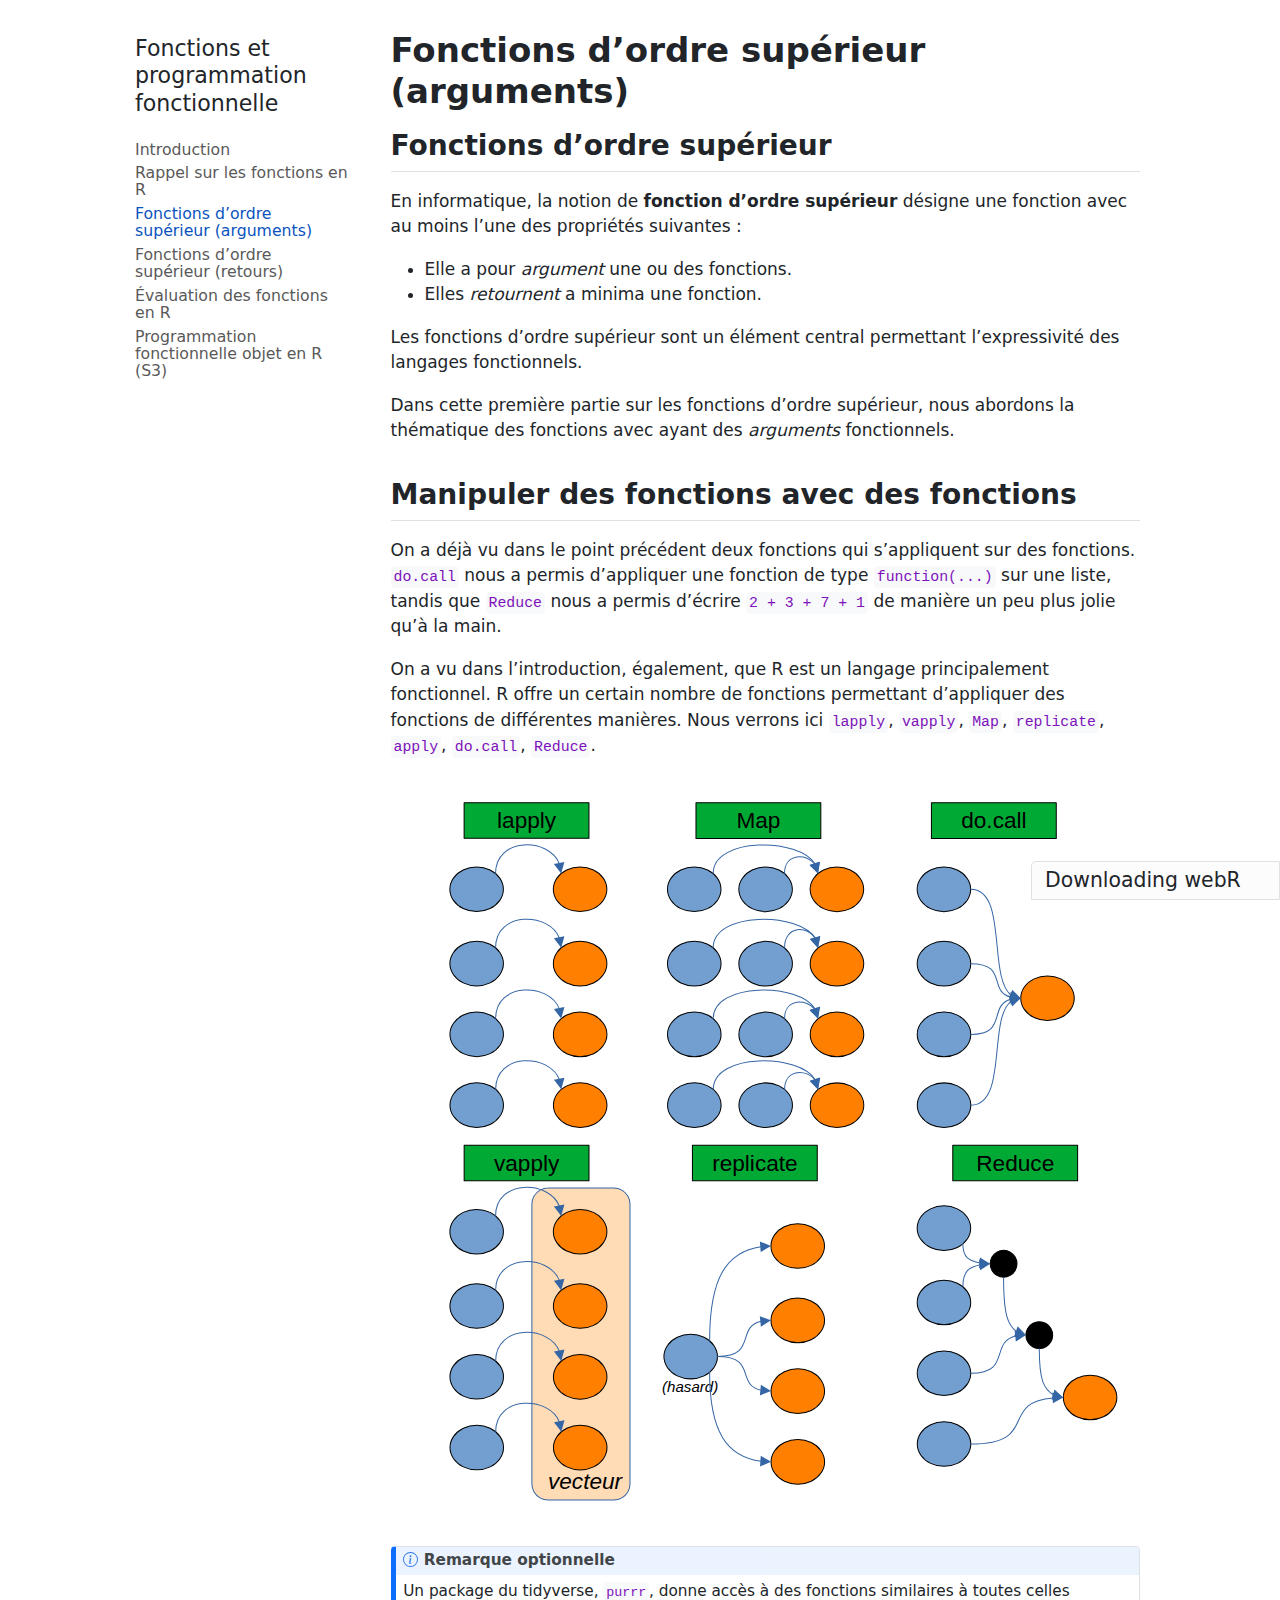
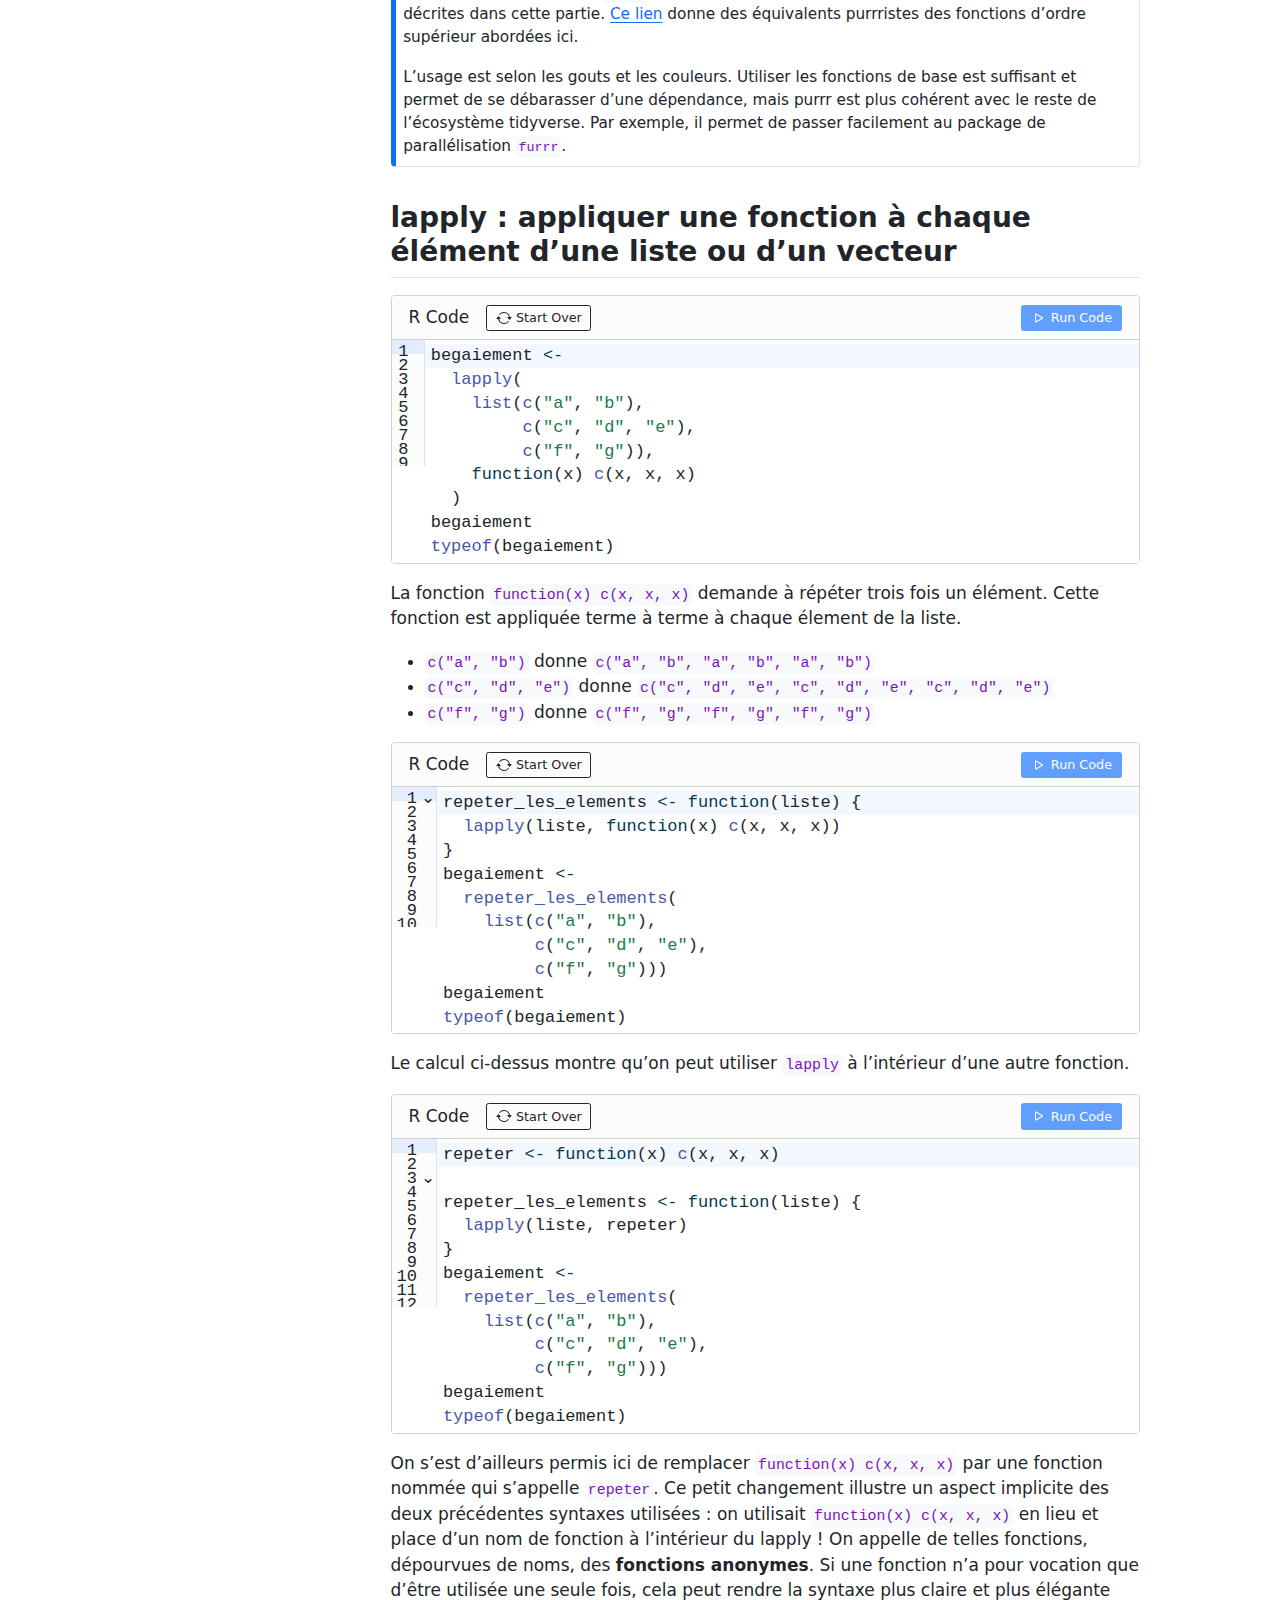
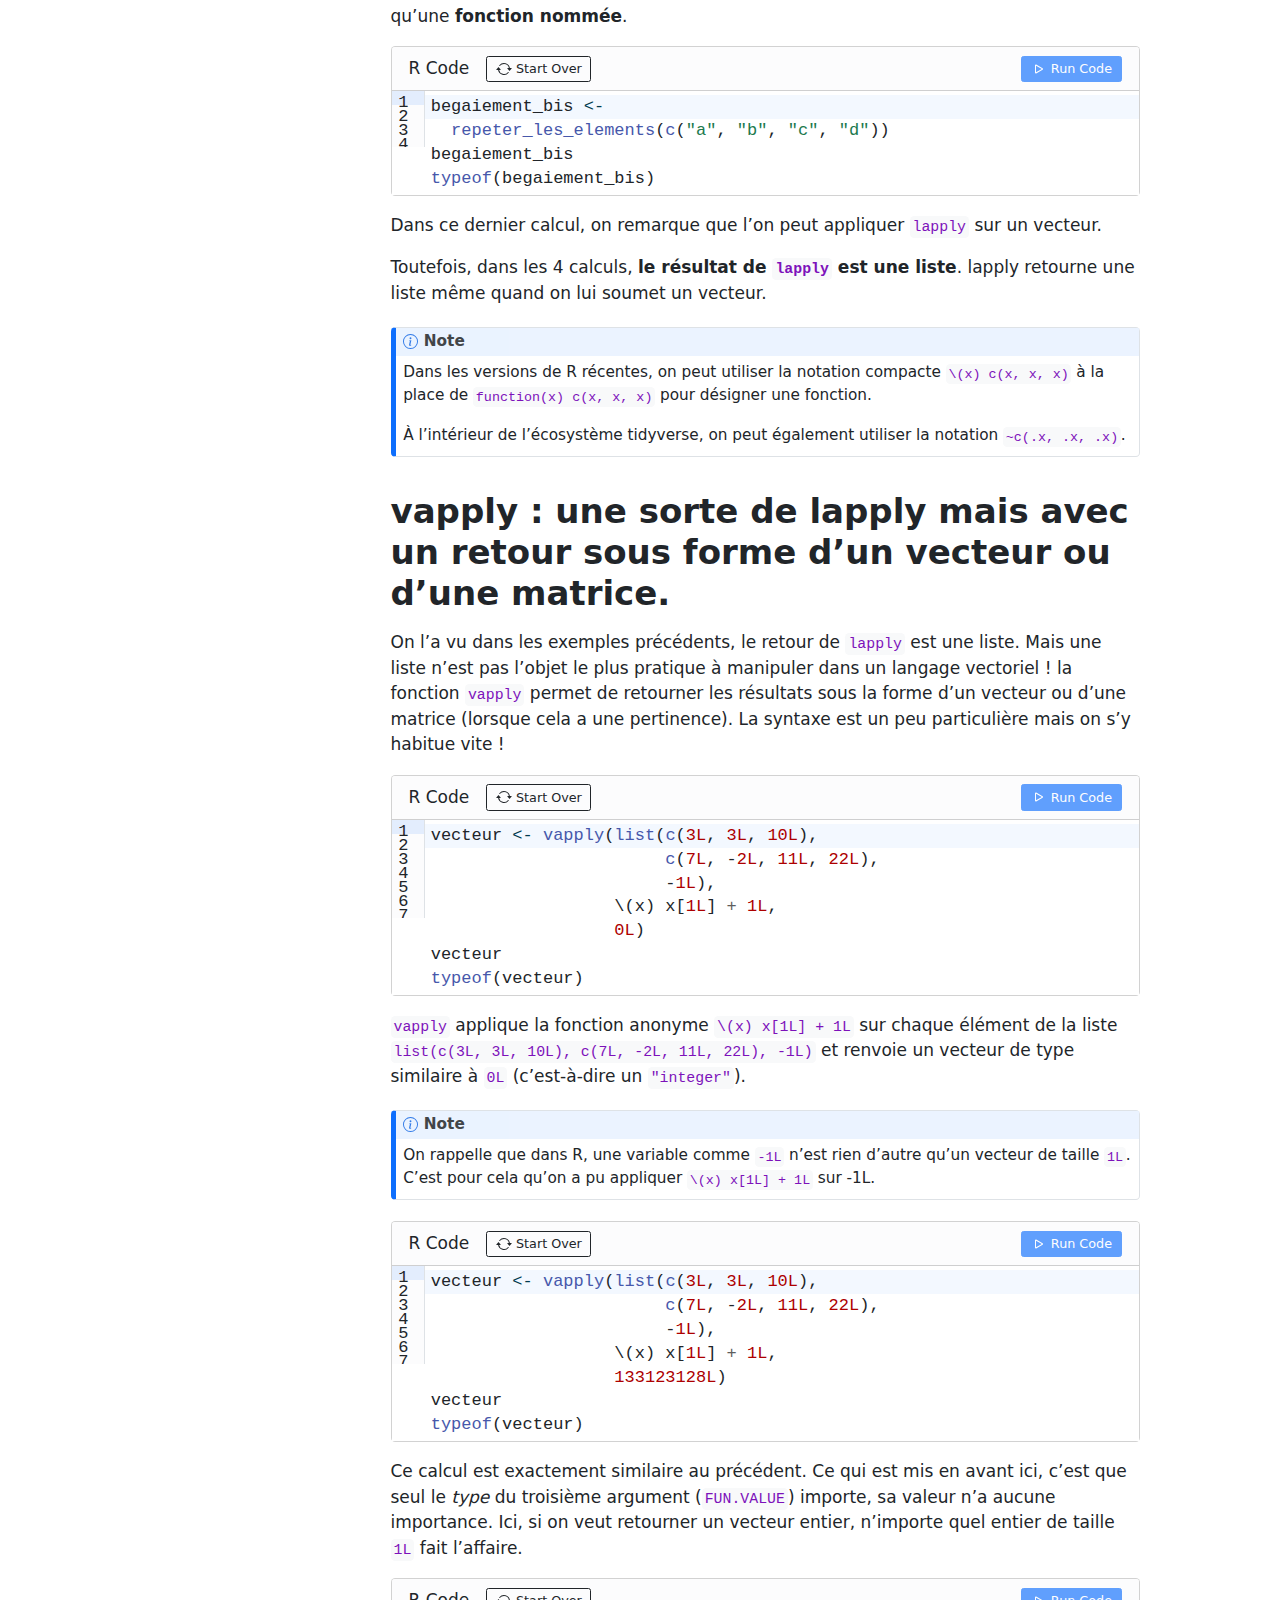
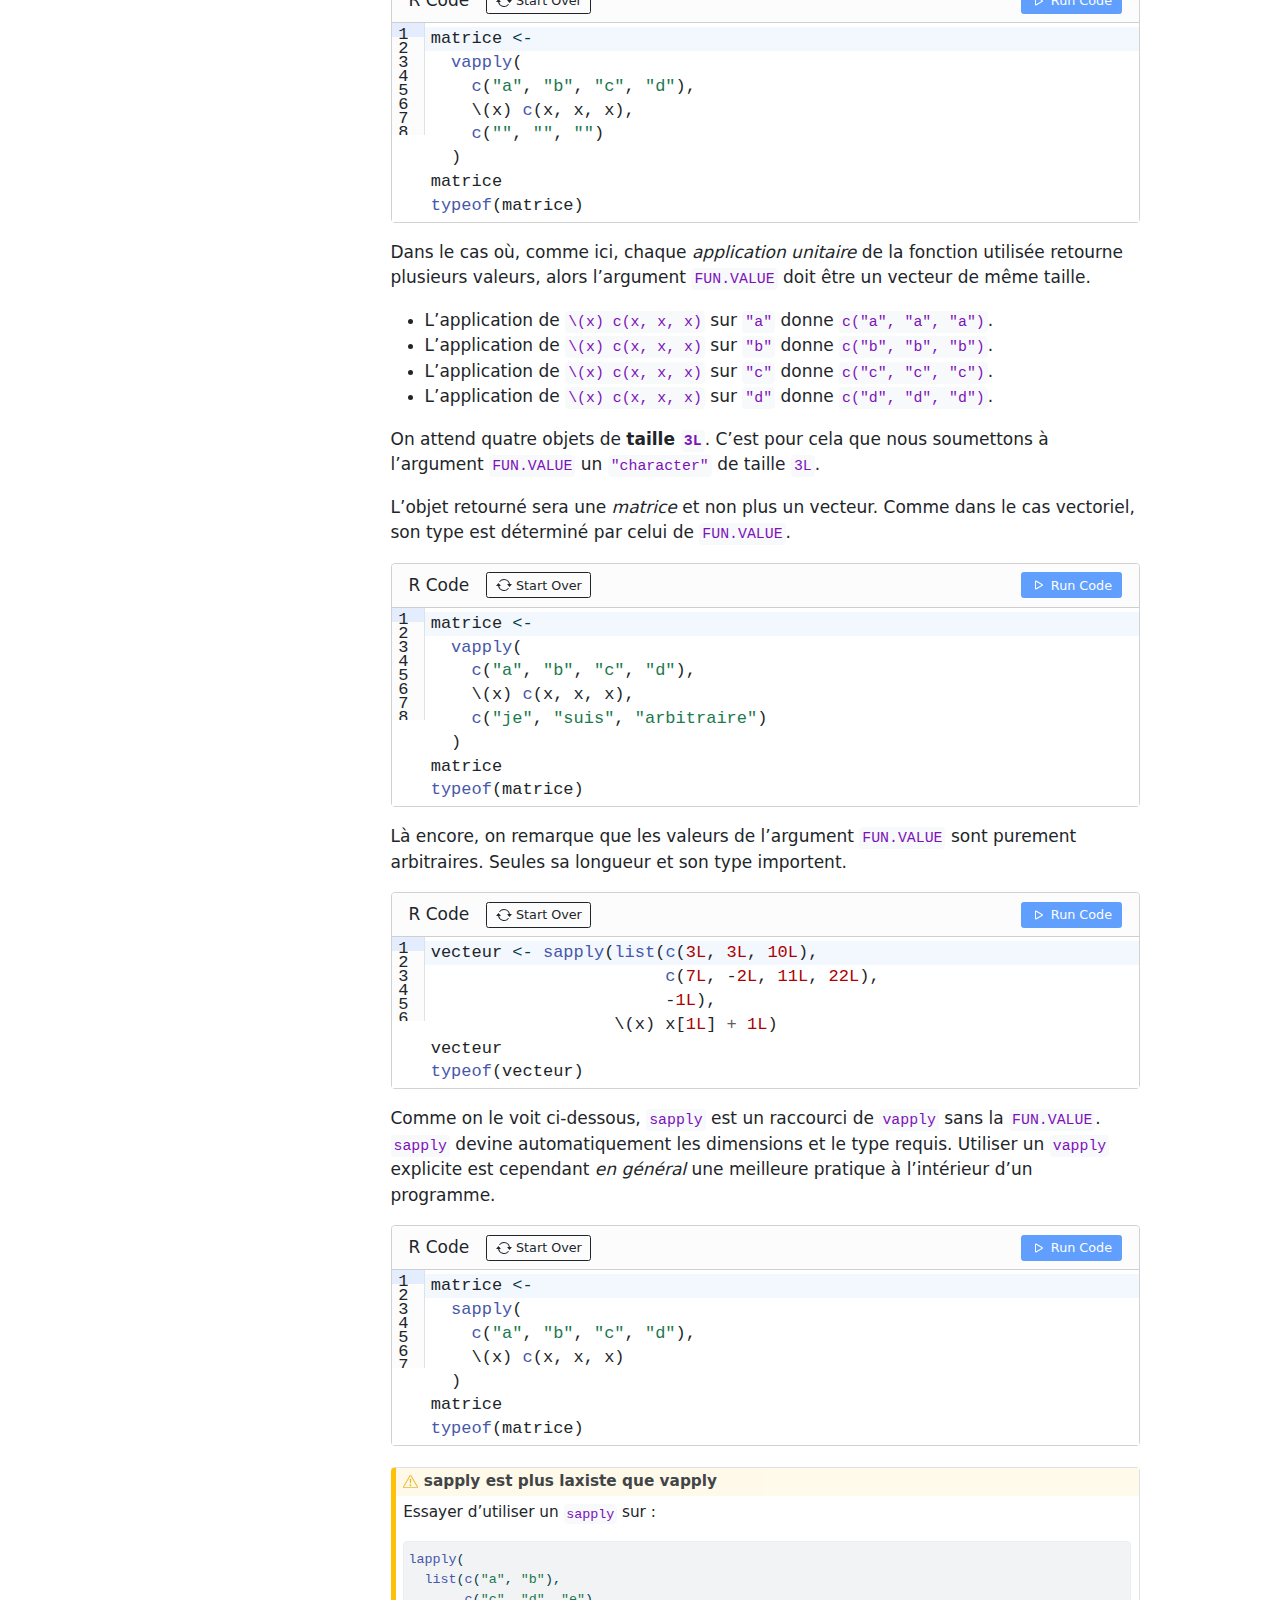
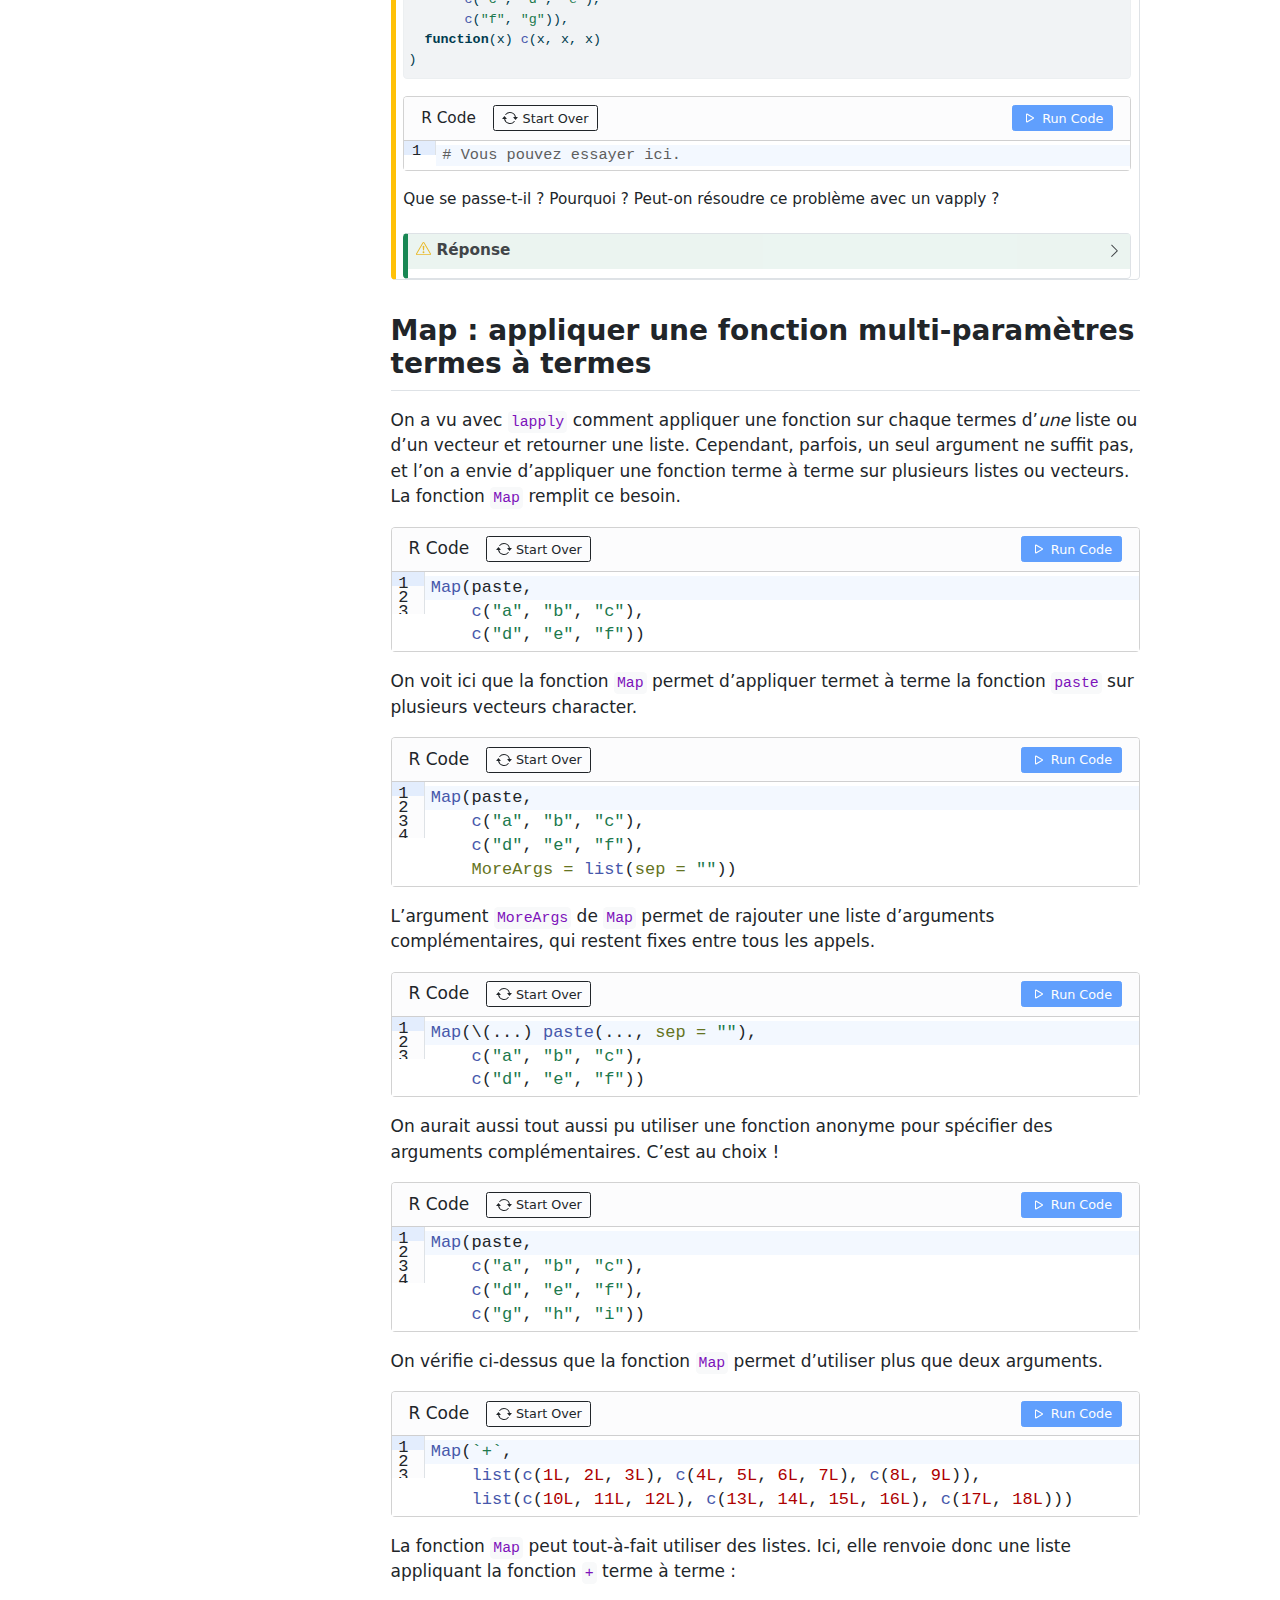
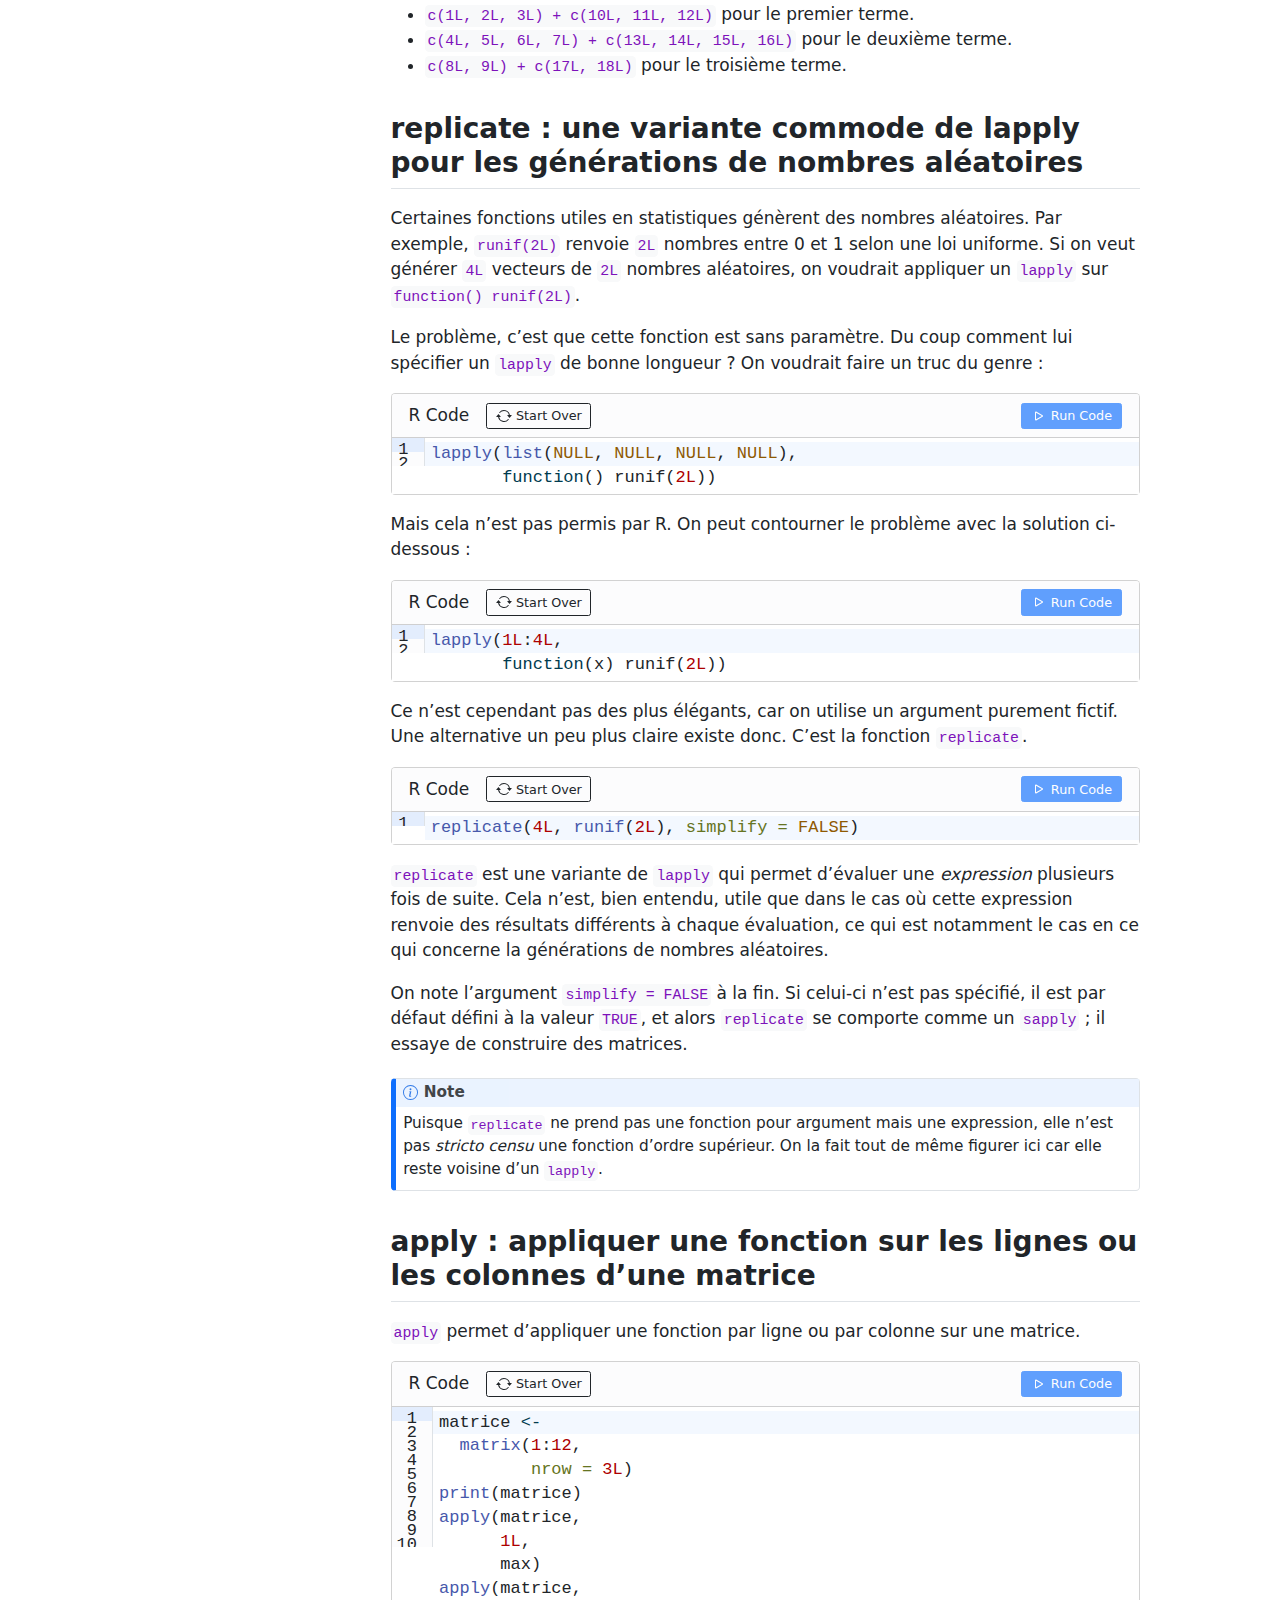
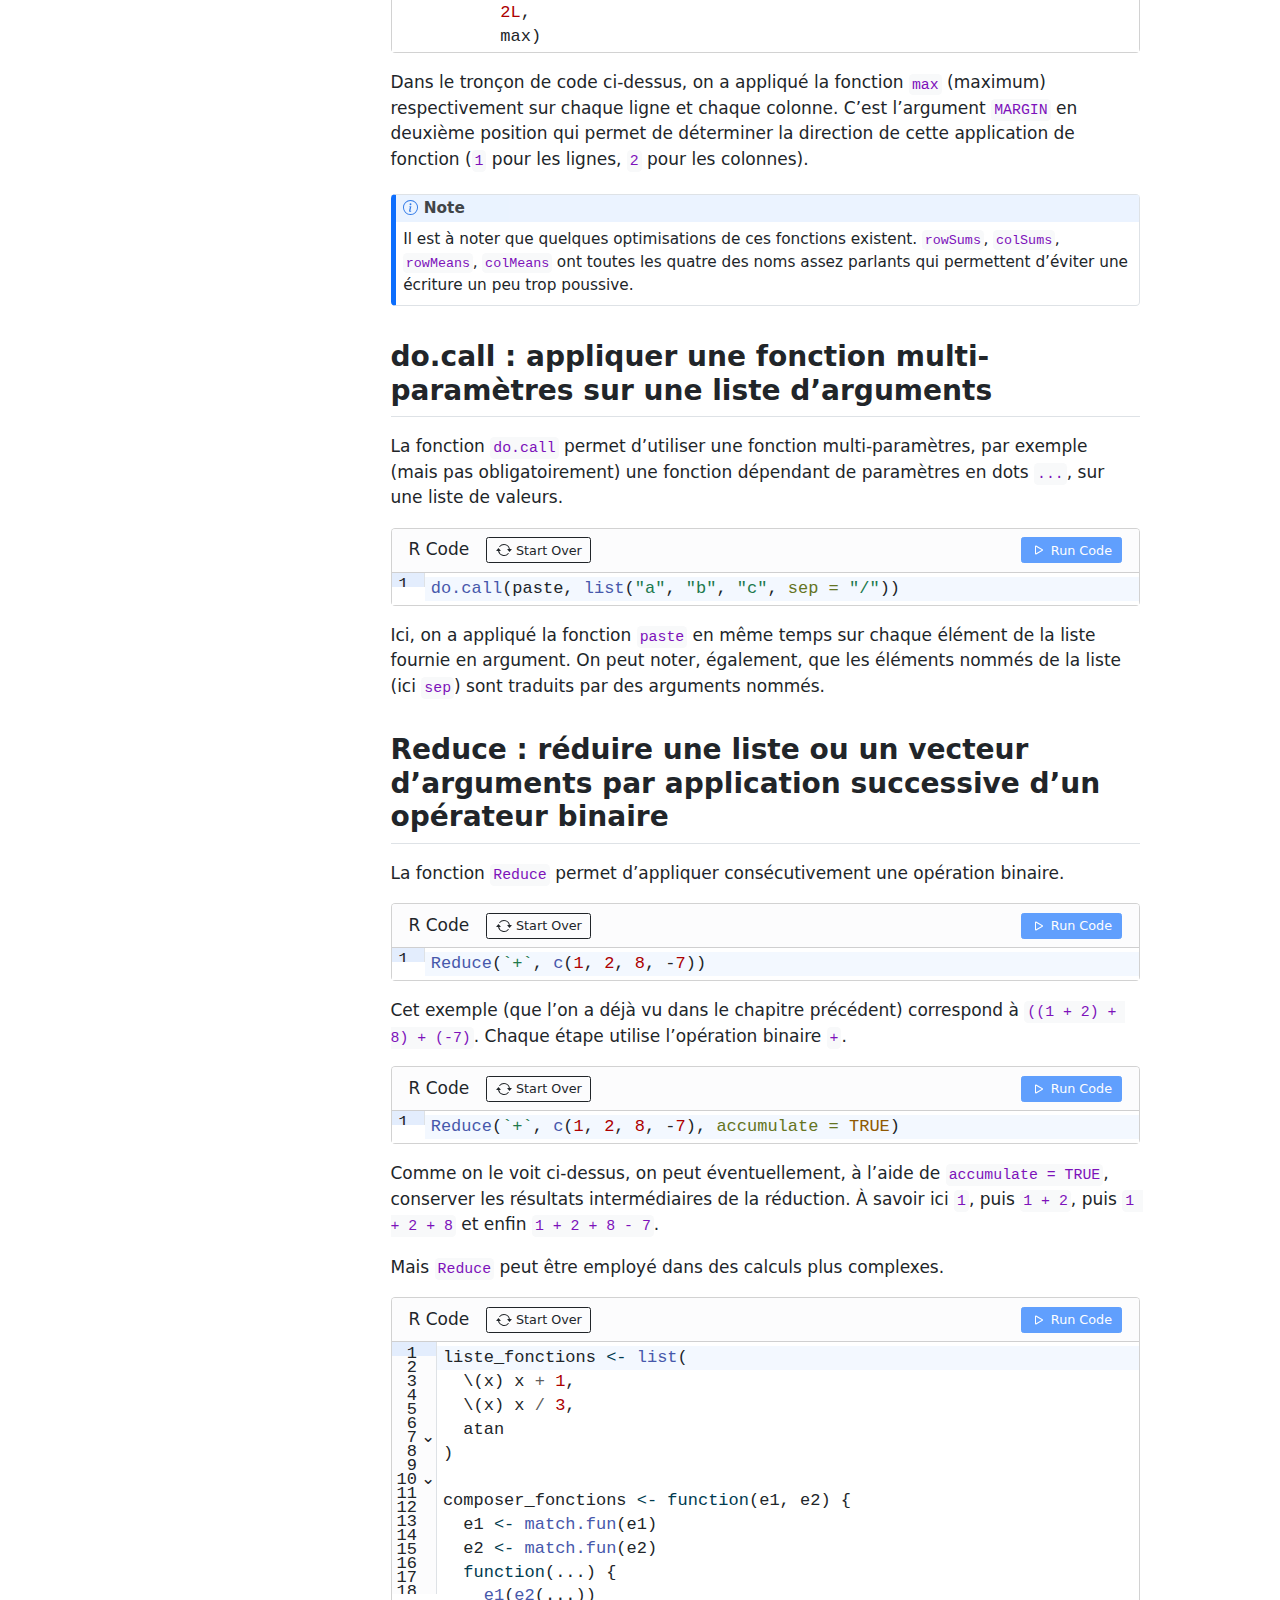
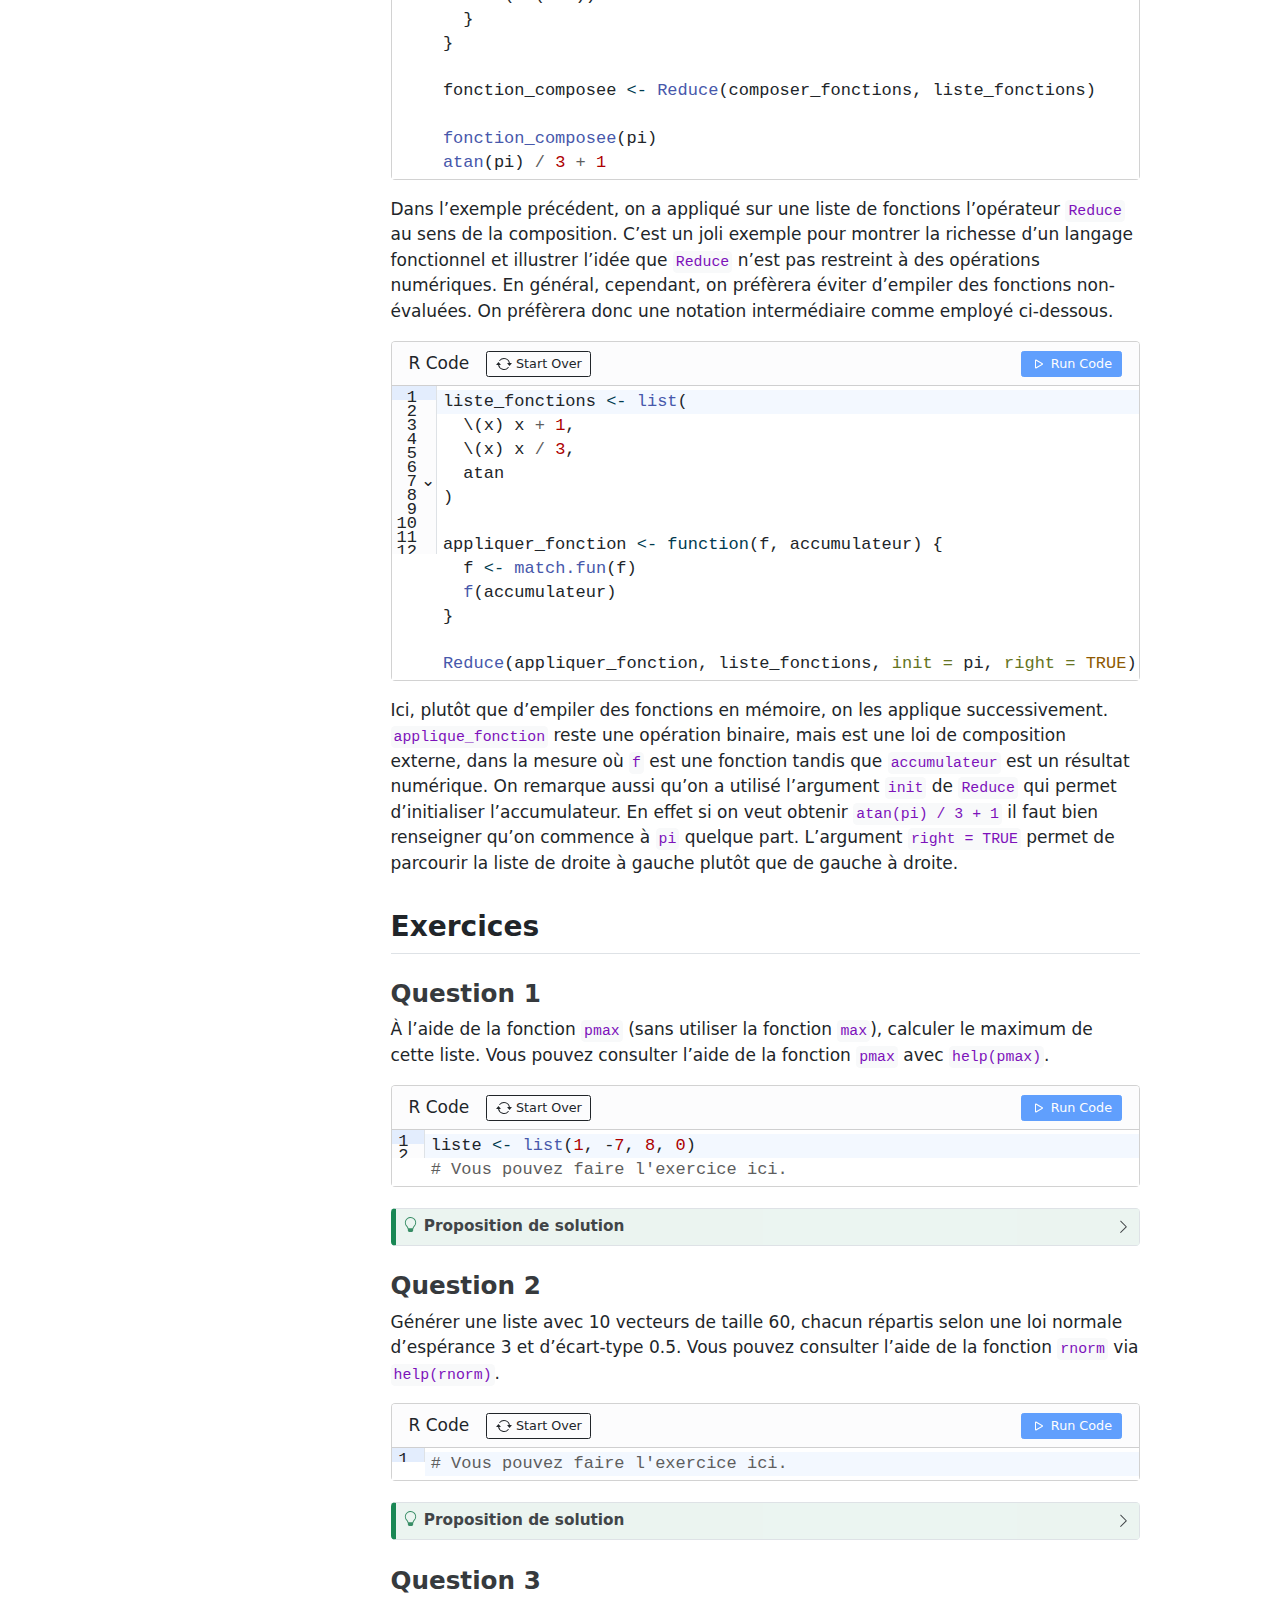
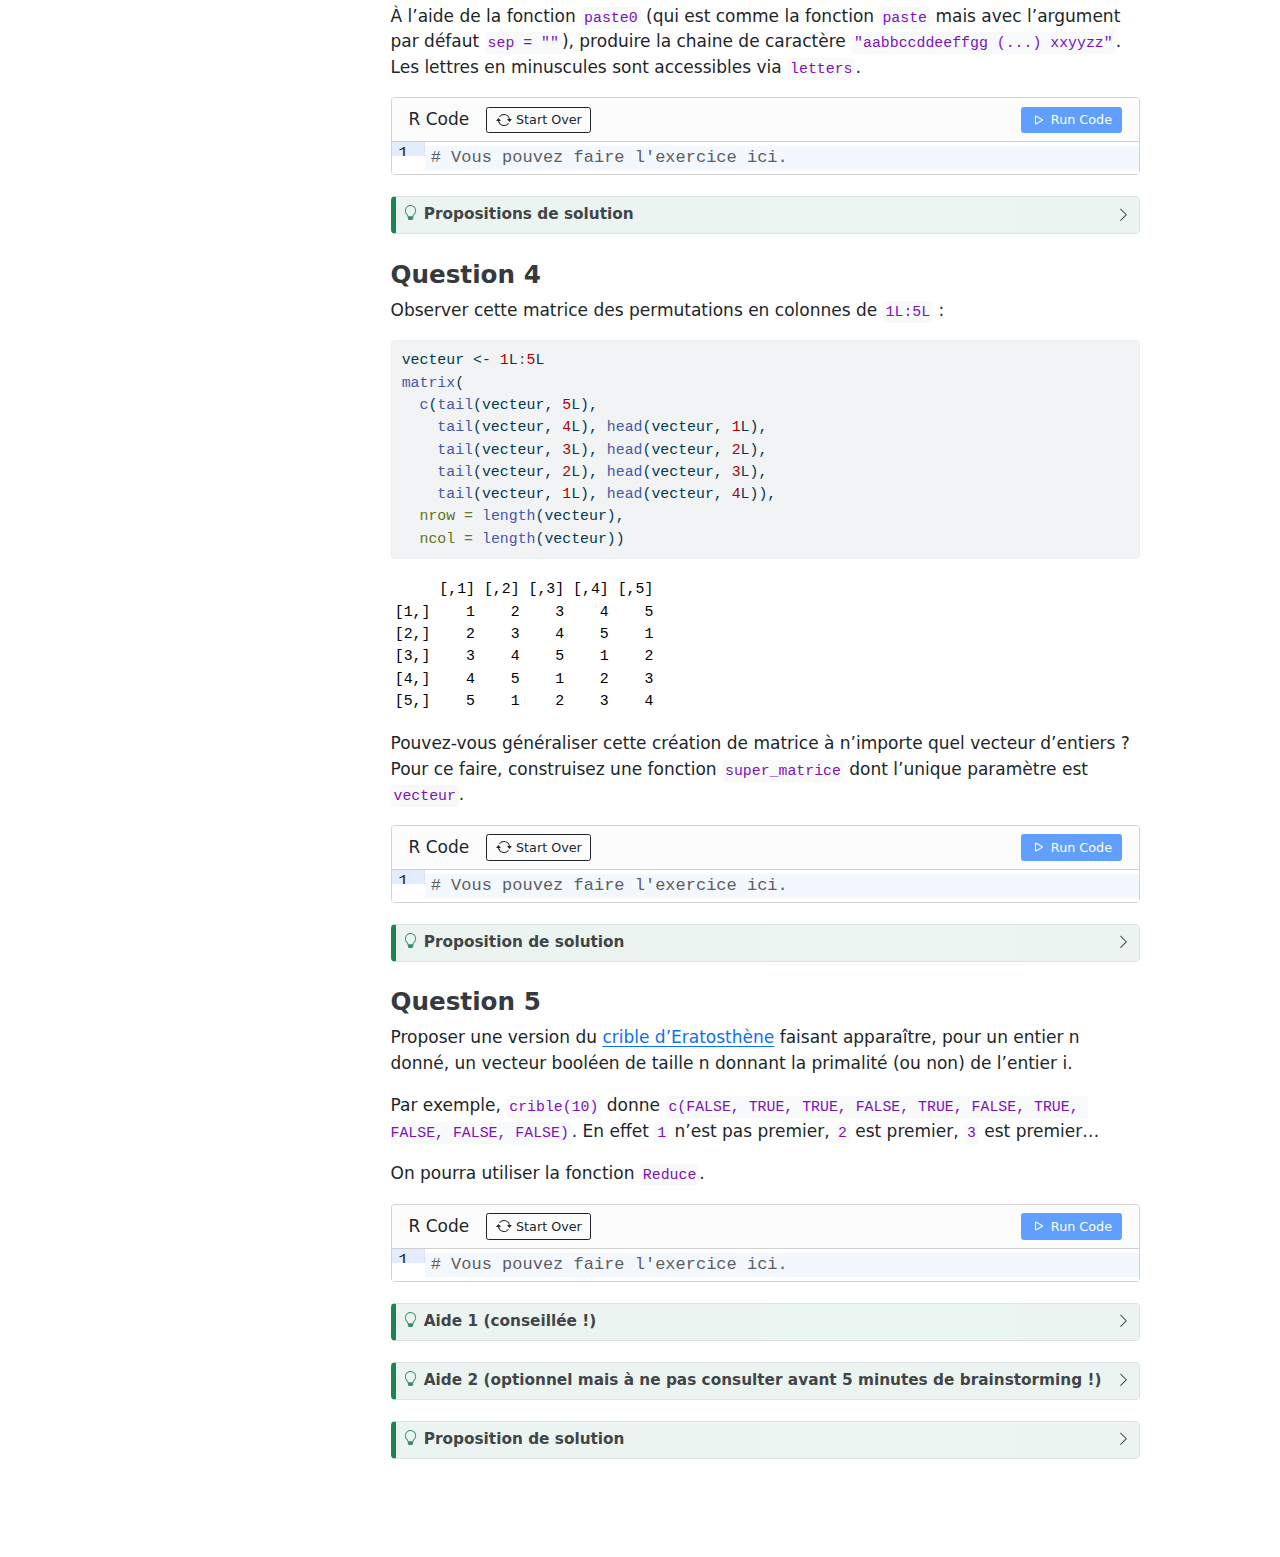
<file: fonctions_ordre_superieur_1.html>
<!DOCTYPE html>
<html xmlns="http://www.w3.org/1999/xhtml" lang="en" xml:lang="en"><head>

<meta charset="utf-8">
<meta name="generator" content="quarto-1.5.56">

<meta name="viewport" content="width=device-width, initial-scale=1.0, user-scalable=yes">


<title>Fonctions d’ordre supérieur (arguments) – Fonctions et programmation fonctionnelle</title>
<style>
code{white-space: pre-wrap;}
span.smallcaps{font-variant: small-caps;}
div.columns{display: flex; gap: min(4vw, 1.5em);}
div.column{flex: auto; overflow-x: auto;}
div.hanging-indent{margin-left: 1.5em; text-indent: -1.5em;}
ul.task-list{list-style: none;}
ul.task-list li input[type="checkbox"] {
  width: 0.8em;
  margin: 0 0.8em 0.2em -1em; /* quarto-specific, see https://github.com/quarto-dev/quarto-cli/issues/4556 */ 
  vertical-align: middle;
}
/* CSS for syntax highlighting */
pre > code.sourceCode { white-space: pre; position: relative; }
pre > code.sourceCode > span { line-height: 1.25; }
pre > code.sourceCode > span:empty { height: 1.2em; }
.sourceCode { overflow: visible; }
code.sourceCode > span { color: inherit; text-decoration: inherit; }
div.sourceCode { margin: 1em 0; }
pre.sourceCode { margin: 0; }
@media screen {
div.sourceCode { overflow: auto; }
}
@media print {
pre > code.sourceCode { white-space: pre-wrap; }
pre > code.sourceCode > span { display: inline-block; text-indent: -5em; padding-left: 5em; }
}
pre.numberSource code
  { counter-reset: source-line 0; }
pre.numberSource code > span
  { position: relative; left: -4em; counter-increment: source-line; }
pre.numberSource code > span > a:first-child::before
  { content: counter(source-line);
    position: relative; left: -1em; text-align: right; vertical-align: baseline;
    border: none; display: inline-block;
    -webkit-touch-callout: none; -webkit-user-select: none;
    -khtml-user-select: none; -moz-user-select: none;
    -ms-user-select: none; user-select: none;
    padding: 0 4px; width: 4em;
  }
pre.numberSource { margin-left: 3em;  padding-left: 4px; }
div.sourceCode
  {   }
@media screen {
pre > code.sourceCode > span > a:first-child::before { text-decoration: underline; }
}
</style>


<script src="site_libs/quarto-nav/quarto-nav.js"></script>
<script src="site_libs/quarto-nav/headroom.min.js"></script>
<script src="site_libs/clipboard/clipboard.min.js"></script>
<script src="site_libs/quarto-search/autocomplete.umd.js"></script>
<script src="site_libs/quarto-search/fuse.min.js"></script>
<script src="site_libs/quarto-search/quarto-search.js"></script>
<meta name="quarto:offset" content="./">
<script src="site_libs/quarto-html/quarto.js"></script>
<script src="site_libs/quarto-html/popper.min.js"></script>
<script src="site_libs/quarto-html/tippy.umd.min.js"></script>
<script src="site_libs/quarto-html/anchor.min.js"></script>
<link href="site_libs/quarto-html/tippy.css" rel="stylesheet">
<link href="site_libs/quarto-html/quarto-syntax-highlighting.css" rel="stylesheet" id="quarto-text-highlighting-styles">
<script src="site_libs/bootstrap/bootstrap.min.js"></script>
<link href="site_libs/bootstrap/bootstrap-icons.css" rel="stylesheet">
<link href="site_libs/bootstrap/bootstrap.min.css" rel="stylesheet" id="quarto-bootstrap" data-mode="light">
<script src="site_libs/quarto-contrib/live-runtime/live-runtime.js" type="module"></script>
<link href="site_libs/quarto-contrib/live-runtime/live-runtime.css" rel="stylesheet">
<link href="site_libs/quarto-contrib/alpine-3.12/buttons.css" rel="stylesheet">
<script id="quarto-search-options" type="application/json">{
  "location": "sidebar",
  "copy-button": false,
  "collapse-after": 3,
  "panel-placement": "start",
  "type": "textbox",
  "limit": 50,
  "keyboard-shortcut": [
    "f",
    "/",
    "s"
  ],
  "show-item-context": false,
  "language": {
    "search-no-results-text": "No results",
    "search-matching-documents-text": "matching documents",
    "search-copy-link-title": "Copy link to search",
    "search-hide-matches-text": "Hide additional matches",
    "search-more-match-text": "more match in this document",
    "search-more-matches-text": "more matches in this document",
    "search-clear-button-title": "Clear",
    "search-text-placeholder": "",
    "search-detached-cancel-button-title": "Cancel",
    "search-submit-button-title": "Submit",
    "search-label": "Search"
  }
}</script>
<script type="module" src="site_libs/quarto-ojs/quarto-ojs-runtime.js"></script>
<link href="site_libs/quarto-ojs/quarto-ojs.css" rel="stylesheet">


</head>

<body class="nav-sidebar floating fullcontent">

<div id="quarto-search-results"></div>
  <header id="quarto-header" class="headroom fixed-top">
  <nav class="quarto-secondary-nav">
    <div class="container-fluid d-flex">
      <button type="button" class="quarto-btn-toggle btn" data-bs-toggle="collapse" role="button" data-bs-target=".quarto-sidebar-collapse-item" aria-controls="quarto-sidebar" aria-expanded="false" aria-label="Toggle sidebar navigation" onclick="if (window.quartoToggleHeadroom) { window.quartoToggleHeadroom(); }">
        <i class="bi bi-layout-text-sidebar-reverse"></i>
      </button>
        <nav class="quarto-page-breadcrumbs" aria-label="breadcrumb"><ol class="breadcrumb"><li class="breadcrumb-item"><a href="./fonctions_ordre_superieur_1.html">Fonctions d’ordre supérieur (arguments)</a></li></ol></nav>
        <a class="flex-grow-1" role="navigation" data-bs-toggle="collapse" data-bs-target=".quarto-sidebar-collapse-item" aria-controls="quarto-sidebar" aria-expanded="false" aria-label="Toggle sidebar navigation" onclick="if (window.quartoToggleHeadroom) { window.quartoToggleHeadroom(); }">      
        </a>
    </div>
  </nav>
</header>
<!-- content -->
<div id="quarto-content" class="quarto-container page-columns page-rows-contents page-layout-article">
<!-- sidebar -->
  <nav id="quarto-sidebar" class="sidebar collapse collapse-horizontal quarto-sidebar-collapse-item sidebar-navigation floating overflow-auto">
    <div class="pt-lg-2 mt-2 text-left sidebar-header">
    <div class="sidebar-title mb-0 py-0">
      <a href="./">Fonctions et programmation fonctionnelle</a> 
    </div>
      </div>
    <div class="sidebar-menu-container"> 
    <ul class="list-unstyled mt-1">
        <li class="sidebar-item">
  <div class="sidebar-item-container"> 
  <a href="./index.html" class="sidebar-item-text sidebar-link">
 <span class="menu-text">Introduction</span></a>
  </div>
</li>
        <li class="sidebar-item">
  <div class="sidebar-item-container"> 
  <a href="./fonctions.html" class="sidebar-item-text sidebar-link">
 <span class="menu-text">Rappel sur les fonctions en R</span></a>
  </div>
</li>
        <li class="sidebar-item">
  <div class="sidebar-item-container"> 
  <a href="./fonctions_ordre_superieur_1.html" class="sidebar-item-text sidebar-link active">
 <span class="menu-text">Fonctions d’ordre supérieur (arguments)</span></a>
  </div>
</li>
        <li class="sidebar-item">
  <div class="sidebar-item-container"> 
  <a href="./fonctions_ordre_superieur_2.html" class="sidebar-item-text sidebar-link">
 <span class="menu-text">Fonctions d’ordre supérieur (retours)</span></a>
  </div>
</li>
        <li class="sidebar-item">
  <div class="sidebar-item-container"> 
  <a href="./evaluation.html" class="sidebar-item-text sidebar-link">
 <span class="menu-text">Évaluation des fonctions en R</span></a>
  </div>
</li>
        <li class="sidebar-item">
  <div class="sidebar-item-container"> 
  <a href="./poo_s3.html" class="sidebar-item-text sidebar-link">
 <span class="menu-text">Programmation fonctionnelle objet en R (S3)</span></a>
  </div>
</li>
    </ul>
    </div>
</nav>
<div id="quarto-sidebar-glass" class="quarto-sidebar-collapse-item" data-bs-toggle="collapse" data-bs-target=".quarto-sidebar-collapse-item"></div>
<!-- margin-sidebar -->
    
<!-- main -->
<main class="content" id="quarto-document-content">

<header id="title-block-header" class="quarto-title-block default">
<div class="quarto-title">
<h1 class="title">Fonctions d’ordre supérieur (arguments)</h1>
</div>



<div class="quarto-title-meta">

    
  
    
  </div>
  


</header>


<section id="fonctions-dordre-supérieur" class="level2">
<h2 class="anchored" data-anchor-id="fonctions-dordre-supérieur">Fonctions d’ordre supérieur</h2>
<p>En informatique, la notion de <strong>fonction d’ordre supérieur</strong> désigne une fonction avec au moins l’une des propriétés suivantes&nbsp;:</p>
<ul>
<li>Elle a pour <em>argument</em> une ou des fonctions.</li>
<li>Elles <em>retournent</em> a minima une fonction.</li>
</ul>
<p>Les fonctions d’ordre supérieur sont un élément central permettant l’expressivité des langages fonctionnels.</p>
<p>Dans cette première partie sur les fonctions d’ordre supérieur, nous abordons la thématique des fonctions avec ayant des <em>arguments</em> fonctionnels.</p>
</section>
<section id="manipuler-des-fonctions-avec-des-fonctions" class="level2">
<h2 class="anchored" data-anchor-id="manipuler-des-fonctions-avec-des-fonctions">Manipuler des fonctions avec des fonctions</h2>
<p>On a déjà vu dans le point précédent deux fonctions qui s’appliquent sur des fonctions. <code>do.call</code> nous a permis d’appliquer une fonction de type <code>function(...)</code> sur une liste, tandis que <code>Reduce</code> nous a permis d’écrire <code>2 + 3 + 7 + 1</code> de manière un peu plus jolie qu’à la main.</p>
<p>On a vu dans l’introduction, également, que R est un langage principalement fonctionnel. R offre un certain nombre de fonctions permettant d’appliquer des fonctions de différentes manières. Nous verrons ici <code>lapply</code>, <code>vapply</code>, <code>Map</code>, <code>replicate</code>, <code>apply</code>, <code>do.call</code>, <code>Reduce</code>.</p>
<p><img src="dessin_fonctions_manipulation.svg" class="img-fluid"></p>
<div class="callout callout-style-default callout-note callout-titled">
<div class="callout-header d-flex align-content-center">
<div class="callout-icon-container">
<i class="callout-icon"></i>
</div>
<div class="callout-title-container flex-fill">
Remarque optionnelle
</div>
</div>
<div class="callout-body-container callout-body">
<p>Un package du tidyverse, <code>purrr</code>, donne accès à des fonctions similaires à toutes celles décrites dans cette partie. <a href="https://purrr.tidyverse.org/articles/base.html">Ce lien</a> donne des équivalents purrristes des fonctions d’ordre supérieur abordées ici.</p>
<p>L’usage est selon les gouts et les couleurs. Utiliser les fonctions de base est suffisant et permet de se débarasser d’une dépendance, mais purrr est plus cohérent avec le reste de l’écosystème tidyverse. Par exemple, il permet de passer facilement au package de parallélisation <code>furrr</code>.</p>
</div>
</div>
</section>
<section id="lapply-appliquer-une-fonction-à-chaque-élément-dune-liste-ou-dun-vecteur" class="level2">
<h2 class="anchored" data-anchor-id="lapply-appliquer-une-fonction-à-chaque-élément-dune-liste-ou-dun-vecteur">lapply&nbsp;: appliquer une fonction à chaque élément d’une liste ou d’un vecteur</h2>
<div>
<div id="webr-1">

</div>
<script type="webr-1-contents">
[base64]
</script>
</div>
<p>La fonction <code>function(x) c(x, x, x)</code> demande à répéter trois fois un élément. Cette fonction est appliquée terme à terme à chaque élement de la liste.</p>
<ul>
<li><code>c("a", "b")</code> donne <code>c("a", "b", "a", "b", "a", "b")</code></li>
<li><code>c("c", "d", "e")</code> donne <code>c("c", "d", "e", "c", "d", "e", "c", "d", "e")</code></li>
<li><code>c("f", "g")</code> donne <code>c("f", "g", "f", "g", "f", "g")</code></li>
</ul>
<div>
<div id="webr-2">

</div>
<script type="webr-2-contents">
[base64]
</script>
</div>
<p>Le calcul ci-dessus montre qu’on peut utiliser <code>lapply</code> à l’intérieur d’une autre fonction.</p>
<div>
<div id="webr-3">

</div>
<script type="webr-3-contents">
[base64]
</script>
</div>
<p>On s’est d’ailleurs permis ici de remplacer <code>function(x) c(x, x, x)</code> par une fonction nommée qui s’appelle <code>repeter</code>. Ce petit changement illustre un aspect implicite des deux précédentes syntaxes utilisées&nbsp;: on utilisait <code>function(x) c(x, x, x)</code> en lieu et place d’un nom de fonction à l’intérieur du lapply ! On appelle de telles fonctions, dépourvues de noms, des <strong>fonctions anonymes</strong>. Si une fonction n’a pour vocation que d’être utilisée une seule fois, cela peut rendre la syntaxe plus claire et plus élégante qu’une <strong>fonction nommée</strong>.</p>
<div>
<div id="webr-4">

</div>
<script type="webr-4-contents">
[base64]
</script>
</div>
<p>Dans ce dernier calcul, on remarque que l’on peut appliquer <code>lapply</code> sur un vecteur.</p>
<p>Toutefois, dans les 4 calculs, <strong>le résultat de <code>lapply</code> est une liste</strong>. lapply retourne une liste même quand on lui soumet un vecteur.</p>
<div class="callout callout-style-default callout-note callout-titled">
<div class="callout-header d-flex align-content-center">
<div class="callout-icon-container">
<i class="callout-icon"></i>
</div>
<div class="callout-title-container flex-fill">
Note
</div>
</div>
<div class="callout-body-container callout-body">
<p>Dans les versions de R récentes, on peut utiliser la notation compacte <code>\(x) c(x, x, x)</code> à la place de <code>function(x) c(x, x, x)</code> pour désigner une fonction.</p>
<p>À l’intérieur de l’écosystème tidyverse, on peut également utiliser la notation <code>~c(.x, .x, .x)</code>.</p>
</div>
</div>
</section>
<section id="vapply-une-sorte-de-lapply-mais-avec-un-retour-sous-forme-dun-vecteur-ou-dune-matrice." class="level1">
<h1>vapply&nbsp;: une sorte de lapply mais avec un retour sous forme d’un vecteur ou d’une matrice.</h1>
<p>On l’a vu dans les exemples précédents, le retour de <code>lapply</code> est une liste. Mais une liste n’est pas l’objet le plus pratique à manipuler dans un langage vectoriel&nbsp;! la fonction <code>vapply</code> permet de retourner les résultats sous la forme d’un vecteur ou d’une matrice (lorsque cela a une pertinence). La syntaxe est un peu particulière mais on s’y habitue vite&nbsp;!</p>
<div>
<div id="webr-5">

</div>
<script type="webr-5-contents">
[base64]
</script>
</div>
<p><code>vapply</code> applique la fonction anonyme <code>\(x) x[1L] + 1L</code> sur chaque élément de la liste <code>list(c(3L, 3L, 10L), c(7L, -2L, 11L, 22L), -1L)</code> et renvoie un vecteur de type similaire à <code>0L</code> (c’est-à-dire un <code>"integer"</code>).</p>
<div class="callout callout-style-default callout-note callout-titled">
<div class="callout-header d-flex align-content-center">
<div class="callout-icon-container">
<i class="callout-icon"></i>
</div>
<div class="callout-title-container flex-fill">
Note
</div>
</div>
<div class="callout-body-container callout-body">
<p>On rappelle que dans R, une variable comme <code>-1L</code> n’est rien d’autre qu’un vecteur de taille <code>1L</code>. C’est pour cela qu’on a pu appliquer <code>\(x) x[1L] + 1L</code> sur -1L.</p>
</div>
</div>
<div>
<div id="webr-6">

</div>
<script type="webr-6-contents">
[base64]
</script>
</div>
<p>Ce calcul est exactement similaire au précédent. Ce qui est mis en avant ici, c’est que seul le <em>type</em> du troisième argument (<code>FUN.VALUE</code>) importe, sa valeur n’a aucune importance. Ici, si on veut retourner un vecteur entier, n’importe quel entier de taille <code>1L</code> fait l’affaire.</p>
<div>
<div id="webr-7">

</div>
<script type="webr-7-contents">
[base64]
</script>
</div>
<p>Dans le cas où, comme ici, chaque <em>application unitaire</em> de la fonction utilisée retourne plusieurs valeurs, alors l’argument <code>FUN.VALUE</code> doit être un vecteur de même taille.</p>
<ul>
<li>L’application de <code>\(x) c(x, x, x)</code> sur <code>"a"</code> donne <code>c("a", "a", "a")</code>.</li>
<li>L’application de <code>\(x) c(x, x, x)</code> sur <code>"b"</code> donne <code>c("b", "b", "b")</code>.</li>
<li>L’application de <code>\(x) c(x, x, x)</code> sur <code>"c"</code> donne <code>c("c", "c", "c")</code>.</li>
<li>L’application de <code>\(x) c(x, x, x)</code> sur <code>"d"</code> donne <code>c("d", "d", "d")</code>.</li>
</ul>
<p>On attend quatre objets de <strong>taille <code>3L</code></strong>. C’est pour cela que nous soumettons à l’argument <code>FUN.VALUE</code> un <code>"character"</code> de taille <code>3L</code>.</p>
<p>L’objet retourné sera une <em>matrice</em> et non plus un vecteur. Comme dans le cas vectoriel, son type est déterminé par celui de <code>FUN.VALUE</code>.</p>
<div>
<div id="webr-8">

</div>
<script type="webr-8-contents">
[base64]
</script>
</div>
<p>Là encore, on remarque que les valeurs de l’argument <code>FUN.VALUE</code> sont purement arbitraires. Seules sa longueur et son type importent.</p>
<div>
<div id="webr-9">

</div>
<script type="webr-9-contents">
[base64]
</script>
</div>
<p>Comme on le voit ci-dessous, <code>sapply</code> est un raccourci de <code>vapply</code> sans la <code>FUN.VALUE</code>. <code>sapply</code> devine automatiquement les dimensions et le type requis. Utiliser un <code>vapply</code> explicite est cependant <em>en général</em> une meilleure pratique à l’intérieur d’un programme.</p>
<div>
<div id="webr-10">

</div>
<script type="webr-10-contents">
[base64]
</script>
</div>
<div class="callout callout-style-default callout-warning callout-titled">
<div class="callout-header d-flex align-content-center">
<div class="callout-icon-container">
<i class="callout-icon"></i>
</div>
<div class="callout-title-container flex-fill">
sapply est plus laxiste que vapply
</div>
</div>
<div class="callout-body-container callout-body">
<p>Essayer d’utiliser un <code>sapply</code> sur&nbsp;:</p>
<div class="cell">
<div class="sourceCode cell-code" id="cb1"><pre class="sourceCode r code-with-copy"><code class="sourceCode r"><span id="cb1-1"><a href="#cb1-1" aria-hidden="true" tabindex="-1"></a><span class="fu">lapply</span>(</span>
<span id="cb1-2"><a href="#cb1-2" aria-hidden="true" tabindex="-1"></a>  <span class="fu">list</span>(<span class="fu">c</span>(<span class="st">"a"</span>, <span class="st">"b"</span>),</span>
<span id="cb1-3"><a href="#cb1-3" aria-hidden="true" tabindex="-1"></a>       <span class="fu">c</span>(<span class="st">"c"</span>, <span class="st">"d"</span>, <span class="st">"e"</span>),</span>
<span id="cb1-4"><a href="#cb1-4" aria-hidden="true" tabindex="-1"></a>       <span class="fu">c</span>(<span class="st">"f"</span>, <span class="st">"g"</span>)),</span>
<span id="cb1-5"><a href="#cb1-5" aria-hidden="true" tabindex="-1"></a>  <span class="cf">function</span>(x) <span class="fu">c</span>(x, x, x)</span>
<span id="cb1-6"><a href="#cb1-6" aria-hidden="true" tabindex="-1"></a>)</span></code><button title="Copy to Clipboard" class="code-copy-button"><i class="bi"></i></button></pre></div>
</div>
<div>
<div id="webr-11">

</div>
<script type="webr-11-contents">
eyJjb2RlIjoiIyBWb3VzIHBvdXZleiBlc3NheWVyIGljaS4iLCJhdHRyIjp7ImV2YWwiOnRydWUsImVkaXQiOnRydWUsImNvbXBsZXRpb24iOnRydWUsImF1dG9ydW4iOmZhbHNlfX0=
</script>
</div>
<p>Que se passe-t-il&nbsp;? Pourquoi ? Peut-on résoudre ce problème avec un vapply&nbsp;?</p>
<div class="callout callout-style-default callout-tip callout-titled">
<div class="callout-header d-flex align-content-center" data-bs-toggle="collapse" data-bs-target=".callout-4-contents" aria-controls="callout-4" aria-expanded="false" aria-label="Toggle callout">
<div class="callout-icon-container">
<i class="callout-icon"></i>
</div>
<div class="callout-title-container flex-fill">
Réponse
</div>
<div class="callout-btn-toggle d-inline-block border-0 py-1 ps-1 pe-0 float-end"><i class="callout-toggle"></i></div>
</div>
<div id="callout-4" class="callout-4-contents callout-collapse collapse">
<div class="callout-body-container callout-body">
<p>Les <strong>vecteurs retournés</strong> par la fonction <code>c(x, x, x)</code> sur ses entrées sont de tailles variables. C’est rédhibitoire pour que <code>sapply</code> puisse déterminer une dimension de matrice adéquate. <code>sapply</code> laisse donc le résultat sous la forme d’une liste.</p>
<p>On ne peut pas résoudre ce problème structurel avec un <code>vapply</code>, mais <code>vapply</code> a le mérite d’être plus strict&nbsp;: il renverra une erreur si les valeurs ne sont pas de la dimension explicitement demandée. <code>vapply</code> est <em>en général</em> une meilleur pratique.</p>
</div>
</div>
</div>
</div>
</div>
<section id="map-appliquer-une-fonction-multi-paramètres-termes-à-termes" class="level2">
<h2 class="anchored" data-anchor-id="map-appliquer-une-fonction-multi-paramètres-termes-à-termes">Map&nbsp;: appliquer une fonction multi-paramètres termes à termes</h2>
<p>On a vu avec <code>lapply</code> comment appliquer une fonction sur chaque termes d’<em>une</em> liste ou d’un vecteur et retourner une liste. Cependant, parfois, un seul argument ne suffit pas, et l’on a envie d’appliquer une fonction terme à terme sur plusieurs listes ou vecteurs. La fonction <code>Map</code> remplit ce besoin.</p>
<div>
<div id="webr-12">

</div>
<script type="webr-12-contents">
eyJjb2RlIjoiTWFwKHBhc3RlLFxuICAgIGMoXCJhXCIsIFwiYlwiLCBcImNcIiksXG4gICAgYyhcImRcIiwgXCJlXCIsIFwiZlwiKSkiLCJhdHRyIjp7ImV2YWwiOnRydWUsImVkaXQiOnRydWUsImNvbXBsZXRpb24iOnRydWUsImF1dG9ydW4iOmZhbHNlfX0=
</script>
</div>
<p>On voit ici que la fonction <code>Map</code> permet d’appliquer termet à terme la fonction <code>paste</code> sur plusieurs vecteurs character.</p>
<div>
<div id="webr-13">

</div>
<script type="webr-13-contents">
[base64]
</script>
</div>
<p>L’argument <code>MoreArgs</code> de <code>Map</code> permet de rajouter une liste d’arguments complémentaires, qui restent fixes entre tous les appels.</p>
<div>
<div id="webr-14">

</div>
<script type="webr-14-contents">
[base64]
</script>
</div>
<p>On aurait aussi tout aussi pu utiliser une fonction anonyme pour spécifier des arguments complémentaires. C’est au choix&nbsp;!</p>
<div>
<div id="webr-15">

</div>
<script type="webr-15-contents">
[base64]
</script>
</div>
<p>On vérifie ci-dessus que la fonction <code>Map</code> permet d’utiliser plus que deux arguments.</p>
<div>
<div id="webr-16">

</div>
<script type="webr-16-contents">
[base64]
</script>
</div>
<p>La fonction <code>Map</code> peut tout-à-fait utiliser des listes. Ici, elle renvoie donc une liste appliquant la fonction <code>+</code> terme à terme&nbsp;:</p>
<ul>
<li><code>c(1L, 2L, 3L) + c(10L, 11L, 12L)</code> pour le premier terme.</li>
<li><code>c(4L, 5L, 6L, 7L) + c(13L, 14L, 15L, 16L)</code> pour le deuxième terme.</li>
<li><code>c(8L, 9L) + c(17L, 18L)</code> pour le troisième terme.</li>
</ul>
</section>
<section id="replicate-une-variante-commode-de-lapply-pour-les-générations-de-nombres-aléatoires" class="level2">
<h2 class="anchored" data-anchor-id="replicate-une-variante-commode-de-lapply-pour-les-générations-de-nombres-aléatoires">replicate&nbsp;: une variante commode de lapply pour les générations de nombres aléatoires</h2>
<p>Certaines fonctions utiles en statistiques génèrent des nombres aléatoires. Par exemple, <code>runif(2L)</code> renvoie <code>2L</code> nombres entre 0 et 1 selon une loi uniforme. Si on veut générer <code>4L</code> vecteurs de <code>2L</code> nombres aléatoires, on voudrait appliquer un <code>lapply</code> sur <code>function() runif(2L)</code>.</p>
<p>Le problème, c’est que cette fonction est sans paramètre. Du coup comment lui spécifier un <code>lapply</code> de bonne longueur&nbsp;? On voudrait faire un truc du genre&nbsp;:</p>
<div>
<div id="webr-17">

</div>
<script type="webr-17-contents">
eyJjb2RlIjoibGFwcGx5KGxpc3QoTlVMTCwgTlVMTCwgTlVMTCwgTlVMTCksXG4gICAgICAgZnVuY3Rpb24oKSBydW5pZigyTCkpIiwiYXR0ciI6eyJldmFsIjp0cnVlLCJlZGl0Ijp0cnVlLCJjb21wbGV0aW9uIjp0cnVlLCJhdXRvcnVuIjpmYWxzZX19
</script>
</div>
<p>Mais cela n’est pas permis par R. On peut contourner le problème avec la solution ci-dessous&nbsp;:</p>
<div>
<div id="webr-18">

</div>
<script type="webr-18-contents">
eyJjb2RlIjoibGFwcGx5KDFMOjRMLFxuICAgICAgIGZ1bmN0aW9uKHgpIHJ1bmlmKDJMKSkiLCJhdHRyIjp7ImV2YWwiOnRydWUsImVkaXQiOnRydWUsImNvbXBsZXRpb24iOnRydWUsImF1dG9ydW4iOmZhbHNlfX0=
</script>
</div>
<p>Ce n’est cependant pas des plus élégants, car on utilise un argument purement fictif. Une alternative un peu plus claire existe donc. C’est la fonction <code>replicate</code>.</p>
<div>
<div id="webr-19">

</div>
<script type="webr-19-contents">
eyJjb2RlIjoicmVwbGljYXRlKDRMLCBydW5pZigyTCksIHNpbXBsaWZ5ID0gRkFMU0UpIiwiYXR0ciI6eyJldmFsIjp0cnVlLCJlZGl0Ijp0cnVlLCJjb21wbGV0aW9uIjp0cnVlLCJhdXRvcnVuIjpmYWxzZX19
</script>
</div>
<p><code>replicate</code> est une variante de <code>lapply</code> qui permet d’évaluer une <em>expression</em> plusieurs fois de suite. Cela n’est, bien entendu, utile que dans le cas où cette expression renvoie des résultats différents à chaque évaluation, ce qui est notamment le cas en ce qui concerne la générations de nombres aléatoires.</p>
<p>On note l’argument <code>simplify = FALSE</code> à la fin. Si celui-ci n’est pas spécifié, il est par défaut défini à la valeur <code>TRUE</code>, et alors <code>replicate</code> se comporte comme un <code>sapply</code>&nbsp;; il essaye de construire des matrices.</p>
<div class="callout callout-style-default callout-note callout-titled">
<div class="callout-header d-flex align-content-center">
<div class="callout-icon-container">
<i class="callout-icon"></i>
</div>
<div class="callout-title-container flex-fill">
Note
</div>
</div>
<div class="callout-body-container callout-body">
<p>Puisque <code>replicate</code> ne prend pas une fonction pour argument mais une expression, elle n’est pas <em>stricto censu</em> une fonction d’ordre supérieur. On la fait tout de même figurer ici car elle reste voisine d’un <code>lapply</code>.</p>
</div>
</div>
</section>
<section id="apply-appliquer-une-fonction-sur-les-lignes-ou-les-colonnes-dune-matrice" class="level2">
<h2 class="anchored" data-anchor-id="apply-appliquer-une-fonction-sur-les-lignes-ou-les-colonnes-dune-matrice">apply&nbsp;: appliquer une fonction sur les lignes ou les colonnes d’une matrice</h2>
<p><code>apply</code> permet d’appliquer une fonction par ligne ou par colonne sur une matrice.</p>
<div>
<div id="webr-20">

</div>
<script type="webr-20-contents">
[base64]
</script>
</div>
<p>Dans le tronçon de code ci-dessus, on a appliqué la fonction <code>max</code> (maximum) respectivement sur chaque ligne et chaque colonne. C’est l’argument <code>MARGIN</code> en deuxième position qui permet de déterminer la direction de cette application de fonction (<code>1</code> pour les lignes, <code>2</code> pour les colonnes).</p>
<div class="callout callout-style-default callout-note callout-titled">
<div class="callout-header d-flex align-content-center">
<div class="callout-icon-container">
<i class="callout-icon"></i>
</div>
<div class="callout-title-container flex-fill">
Note
</div>
</div>
<div class="callout-body-container callout-body">
<p>Il est à noter que quelques optimisations de ces fonctions existent. <code>rowSums</code>, <code>colSums</code>, <code>rowMeans</code>, <code>colMeans</code> ont toutes les quatre des noms assez parlants qui permettent d’éviter une écriture un peu trop poussive.</p>
</div>
</div>
</section>
<section id="do.call-appliquer-une-fonction-multi-paramètres-sur-une-liste-darguments" class="level2">
<h2 class="anchored" data-anchor-id="do.call-appliquer-une-fonction-multi-paramètres-sur-une-liste-darguments">do.call&nbsp;: appliquer une fonction multi-paramètres sur une liste d’arguments</h2>
<p>La fonction <code>do.call</code> permet d’utiliser une fonction multi-paramètres, par exemple (mais pas obligatoirement) une fonction dépendant de paramètres en dots <code>...</code>, sur une liste de valeurs.</p>
<div>
<div id="webr-21">

</div>
<script type="webr-21-contents">
eyJjb2RlIjoiZG8uY2FsbChwYXN0ZSwgbGlzdChcImFcIiwgXCJiXCIsIFwiY1wiLCBzZXAgPSBcIi9cIikpIiwiYXR0ciI6eyJldmFsIjp0cnVlLCJlZGl0Ijp0cnVlLCJjb21wbGV0aW9uIjp0cnVlLCJhdXRvcnVuIjpmYWxzZX19
</script>
</div>
<p>Ici, on a appliqué la fonction <code>paste</code> en même temps sur chaque élément de la liste fournie en argument. On peut noter, également, que les éléments nommés de la liste (ici <code>sep</code>) sont traduits par des arguments nommés.</p>
</section>
<section id="reduce-réduire-une-liste-ou-un-vecteur-darguments-par-application-successive-dun-opérateur-binaire" class="level2">
<h2 class="anchored" data-anchor-id="reduce-réduire-une-liste-ou-un-vecteur-darguments-par-application-successive-dun-opérateur-binaire">Reduce&nbsp;: réduire une liste ou un vecteur d’arguments par application successive d’un opérateur binaire</h2>
<p>La fonction <code>Reduce</code> permet d’appliquer consécutivement une opération binaire.</p>
<div>
<div id="webr-22">

</div>
<script type="webr-22-contents">
eyJjb2RlIjoiUmVkdWNlKGArYCwgYygxLCAyLCA4LCAtNykpIiwiYXR0ciI6eyJldmFsIjp0cnVlLCJlZGl0Ijp0cnVlLCJjb21wbGV0aW9uIjp0cnVlLCJhdXRvcnVuIjpmYWxzZX19
</script>
</div>
<p>Cet exemple (que l’on a déjà vu dans le chapitre précédent) correspond à <code>((1 + 2) + 8) + (-7)</code>. Chaque étape utilise l’opération binaire <code>+</code>.</p>
<div>
<div id="webr-23">

</div>
<script type="webr-23-contents">
eyJjb2RlIjoiUmVkdWNlKGArYCwgYygxLCAyLCA4LCAtNyksIGFjY3VtdWxhdGUgPSBUUlVFKSIsImF0dHIiOnsiZXZhbCI6dHJ1ZSwiZWRpdCI6dHJ1ZSwiY29tcGxldGlvbiI6dHJ1ZSwiYXV0b3J1biI6ZmFsc2V9fQ==
</script>
</div>
<p>Comme on le voit ci-dessus, on peut éventuellement, à l’aide de <code>accumulate = TRUE</code>, conserver les résultats intermédiaires de la réduction. À savoir ici <code>1</code>, puis <code>1 + 2</code>, puis <code>1 + 2 + 8</code> et enfin <code>1 + 2 + 8 - 7</code>.</p>
<p>Mais <code>Reduce</code> peut être employé dans des calculs plus complexes.</p>
<div>
<div id="webr-24">

</div>
<script type="webr-24-contents">
[base64]
</script>
</div>
<p>Dans l’exemple précédent, on a appliqué sur une liste de fonctions l’opérateur <code>Reduce</code> au sens de la composition. C’est un joli exemple pour montrer la richesse d’un langage fonctionnel et illustrer l’idée que <code>Reduce</code> n’est pas restreint à des opérations numériques. En général, cependant, on préfèrera éviter d’empiler des fonctions non-évaluées. On préfèrera donc une notation intermédiaire comme employé ci-dessous.</p>
<div>
<div id="webr-25">

</div>
<script type="webr-25-contents">
[base64]
</script>
</div>
<p>Ici, plutôt que d’empiler des fonctions en mémoire, on les applique successivement. <code>applique_fonction</code> reste une opération binaire, mais est une loi de composition externe, dans la mesure où <code>f</code> est une fonction tandis que <code>accumulateur</code> est un résultat numérique. On remarque aussi qu’on a utilisé l’argument <code>init</code> de <code>Reduce</code> qui permet d’initialiser l’accumulateur. En effet si on veut obtenir <code>atan(pi) / 3 + 1</code> il faut bien renseigner qu’on commence à <code>pi</code> quelque part. L’argument <code>right = TRUE</code> permet de parcourir la liste de droite à gauche plutôt que de gauche à droite.</p>
</section>
<section id="exercices" class="level2">
<h2 class="anchored" data-anchor-id="exercices">Exercices</h2>
<section id="question-1" class="level3">
<h3 class="anchored" data-anchor-id="question-1">Question 1</h3>
<p>À l’aide de la fonction <code>pmax</code> (sans utiliser la fonction <code>max</code>), calculer le maximum de cette liste. Vous pouvez consulter l’aide de la fonction <code>pmax</code> avec <code>help(pmax)</code>.</p>
<div>
<div id="webr-26">

</div>
<script type="webr-26-contents">
eyJjb2RlIjoibGlzdGUgPC0gbGlzdCgxLCAtNywgOCwgMClcbiMgVm91cyBwb3V2ZXogZmFpcmUgbCdleGVyY2ljZSBpY2kuIiwiYXR0ciI6eyJldmFsIjp0cnVlLCJlZGl0Ijp0cnVlLCJjb21wbGV0aW9uIjp0cnVlLCJhdXRvcnVuIjpmYWxzZX19
</script>
</div>
<div class="callout callout-style-default callout-tip callout-titled">
<div class="callout-header d-flex align-content-center" data-bs-toggle="collapse" data-bs-target=".callout-8-contents" aria-controls="callout-8" aria-expanded="false" aria-label="Toggle callout">
<div class="callout-icon-container">
<i class="callout-icon"></i>
</div>
<div class="callout-title-container flex-fill">
Proposition de solution
</div>
<div class="callout-btn-toggle d-inline-block border-0 py-1 ps-1 pe-0 float-end"><i class="callout-toggle"></i></div>
</div>
<div id="callout-8" class="callout-8-contents callout-collapse collapse">
<div class="callout-body-container callout-body">
<div class="cell">
<div class="sourceCode cell-code" id="cb2"><pre class="sourceCode r code-with-copy"><code class="sourceCode r"><span id="cb2-1"><a href="#cb2-1" aria-hidden="true" tabindex="-1"></a>liste <span class="ot">&lt;-</span> <span class="fu">list</span>(<span class="dv">1</span>, <span class="sc">-</span><span class="dv">7</span>, <span class="dv">8</span>, <span class="dv">0</span>)</span>
<span id="cb2-2"><a href="#cb2-2" aria-hidden="true" tabindex="-1"></a><span class="fu">do.call</span>(pmax, liste)</span></code><button title="Copy to Clipboard" class="code-copy-button"><i class="bi"></i></button></pre></div>
<div class="cell-output cell-output-stdout">
<pre><code>[1] 8</code></pre>
</div>
</div>
</div>
</div>
</div>
</section>
<section id="question-2" class="level3">
<h3 class="anchored" data-anchor-id="question-2">Question 2</h3>
<p>Générer une liste avec 10 vecteurs de taille 60, chacun répartis selon une loi normale d’espérance 3 et d’écart-type 0.5. Vous pouvez consulter l’aide de la fonction <code>rnorm</code> via <code>help(rnorm)</code>.</p>
<div>
<div id="webr-27">

</div>
<script type="webr-27-contents">
eyJjb2RlIjoiIyBWb3VzIHBvdXZleiBmYWlyZSBsJ2V4ZXJjaWNlIGljaS4iLCJhdHRyIjp7ImV2YWwiOnRydWUsImVkaXQiOnRydWUsImNvbXBsZXRpb24iOnRydWUsImF1dG9ydW4iOmZhbHNlfX0=
</script>
</div>
<div class="callout callout-style-default callout-tip callout-titled">
<div class="callout-header d-flex align-content-center" data-bs-toggle="collapse" data-bs-target=".callout-9-contents" aria-controls="callout-9" aria-expanded="false" aria-label="Toggle callout">
<div class="callout-icon-container">
<i class="callout-icon"></i>
</div>
<div class="callout-title-container flex-fill">
Proposition de solution
</div>
<div class="callout-btn-toggle d-inline-block border-0 py-1 ps-1 pe-0 float-end"><i class="callout-toggle"></i></div>
</div>
<div id="callout-9" class="callout-9-contents callout-collapse collapse">
<div class="callout-body-container callout-body">
<div class="cell">
<div class="sourceCode cell-code" id="cb4"><pre class="sourceCode r code-with-copy"><code class="sourceCode r"><span id="cb4-1"><a href="#cb4-1" aria-hidden="true" tabindex="-1"></a><span class="fu">replicate</span>(<span class="dv">10</span>, <span class="fu">rnorm</span>(<span class="at">n=</span><span class="dv">60</span>,<span class="at">mean =</span> <span class="dv">3</span>,<span class="at">sd =</span> <span class="fl">0.5</span>), <span class="at">simplify =</span> <span class="cn">FALSE</span>)</span></code><button title="Copy to Clipboard" class="code-copy-button"><i class="bi"></i></button></pre></div>
<div class="cell-output cell-output-stdout">
<pre><code>[[1]]
 [1] 3.026291 3.102906 3.298231 3.643193 2.175127 2.771419 3.051818 3.132905
 [9] 3.698729 3.315392 4.583561 3.476363 3.178739 3.343133 2.413688 2.925593
[17] 3.066690 2.691061 2.295140 2.630350 3.312101 2.875170 3.328890 3.005800
[25] 3.781834 2.559699 3.646359 2.866988 3.172431 2.964725 3.165792 3.553908
[33] 2.412782 3.515645 3.461900 2.490214 3.745164 2.966807 3.369774 4.039063
[41] 2.597432 2.799359 2.376498 2.842159 2.459303 3.428091 2.511917 3.074744
[49] 3.250772 3.210406 2.950579 2.727435 2.771627 2.442197 3.695375 3.310901
[57] 2.827000 2.515356 3.612799 1.703985

[[2]]
 [1] 2.896724 3.206944 2.843362 3.320457 2.601868 3.220907 3.499292 3.269855
 [9] 2.859053 2.543625 2.525291 3.081595 2.636285 2.496306 2.629806 2.665284
[17] 3.618757 3.522917 3.852183 3.316918 2.993908 2.555473 3.204100 3.161372
[25] 2.385187 2.736992 3.042042 2.372118 2.963582 3.125596 2.747101 3.585850
[33] 3.567970 3.014140 2.273346 2.615297 3.137835 3.139054 4.052988 3.199046
[41] 2.718254 2.532472 2.726467 3.431201 1.913830 2.889596 3.598505 3.191680
[49] 3.028590 4.050775 2.431253 3.577185 2.920904 2.303328 2.641124 2.797847
[57] 3.215033 2.582217 3.658790 3.618510

[[3]]
 [1] 3.880135 3.698222 2.926036 2.550648 3.778854 3.499968 2.592195 2.168213
 [9] 3.148644 3.045161 3.099317 3.030437 2.705805 3.885776 3.163740 4.591309
[17] 3.467190 2.511841 2.270769 2.993210 3.522257 2.439799 3.322735 2.591610
[25] 2.943248 2.643378 3.377344 3.364136 2.966652 2.705950 3.349759 1.980779
[33] 3.401920 3.114182 2.947678 4.414205 2.917620 3.096747 2.996612 2.365679
[41] 2.804206 2.404915 3.206559 3.319352 2.485285 2.869783 3.729283 3.052828
[49] 3.549227 2.386470 3.161813 3.333245 3.018403 3.481969 3.220861 2.232075
[57] 3.277656 2.853823 3.483073 2.331198

[[4]]
 [1] 2.645056 3.551492 2.611729 3.358073 2.707710 2.973904 3.313873 2.662288
 [9] 3.439115 2.721053 2.542890 3.048076 2.474599 3.032908 2.888408 2.980085
[17] 2.570715 2.479087 3.679426 2.048304 3.172936 2.914569 3.177198 2.689569
[25] 2.377925 2.687549 3.648891 3.548732 3.280016 3.379932 2.900018 2.693541
[33] 2.827589 3.680015 3.141088 2.692793 2.749789 3.589600 2.685566 3.210448
[41] 2.486781 2.820727 3.401477 2.888482 2.878895 3.229751 2.893468 3.929572
[49] 3.621664 3.327105 3.397446 2.552515 3.627585 3.651503 3.539554 3.309630
[57] 2.897001 2.924756 3.329863 2.745405

[[5]]
 [1] 3.072940 1.996937 3.126056 2.847241 3.183395 3.390233 2.946793 3.050003
 [9] 2.897171 3.328206 2.992530 3.362019 3.054674 2.395413 2.991793 2.447230
[17] 3.074443 2.565350 3.052146 2.707642 3.235775 3.123489 2.968255 3.421515
[25] 3.065592 2.155775 3.298144 2.443439 3.374845 3.359291 2.771467 2.846139
[33] 3.391558 2.779350 3.317196 2.651411 2.884849 2.552813 3.430447 3.181832
[41] 3.404877 2.794453 3.206064 2.353523 3.527515 3.244696 3.403568 3.379172
[49] 3.135308 3.041790 2.309449 3.248461 2.639064 3.587092 2.956539 3.119103
[57] 2.975350 2.931594 3.250955 3.058522

[[6]]
 [1] 3.576775 3.101050 3.036122 3.185620 3.339422 3.466187 2.821026 2.590394
 [9] 3.619806 3.143569 2.566983 3.990922 3.082063 3.376832 2.541360 3.329105
[17] 3.020656 3.821042 2.746648 2.574304 2.486420 3.110658 2.916255 2.620074
[25] 2.381715 2.299058 3.731210 2.873671 2.850429 2.688947 3.132912 2.929430
[33] 2.228628 3.249111 2.292049 3.519739 3.118142 2.634480 3.189305 2.794158
[41] 2.900752 2.124319 2.657727 3.137560 2.944186 3.252481 2.912668 2.266264
[49] 2.406258 1.826815 3.977109 2.869327 2.618359 3.091644 3.124207 3.212523
[57] 2.622859 2.955153 2.760575 3.631020

[[7]]
 [1] 2.682486 2.966685 4.038752 3.375590 3.474099 3.454590 3.677613 4.182802
 [9] 4.003599 3.908477 3.500731 2.856243 3.439080 2.953683 2.829001 2.646974
[17] 2.242376 2.579393 2.571987 3.199053 3.562481 3.485004 2.391125 3.710744
[25] 2.757564 3.200432 3.290129 3.741314 2.424713 2.905040 2.371317 3.792405
[33] 3.247353 2.426890 3.232258 3.203505 2.317942 2.789352 2.238672 2.924715
[41] 1.672035 2.643434 3.635583 3.278667 2.798276 2.874657 3.060512 3.808778
[49] 2.026503 2.563610 4.145919 2.585924 3.364618 3.356177 2.676804 3.643793
[57] 3.626985 3.024275 2.437894 2.393529

[[8]]
 [1] 3.334852 2.644497 3.268990 3.085764 2.275883 2.561257 2.645129 3.263871
 [9] 2.755089 2.436628 2.705974 4.559094 3.879587 2.772497 3.147112 3.536726
[17] 2.214611 3.099330 3.522167 2.600923 3.146757 2.820029 2.050962 2.928447
[25] 3.208669 2.691506 3.702209 2.347836 2.931207 2.699236 3.352114 2.440224
[33] 3.720658 3.553148 2.441886 2.840686 3.202520 2.153779 3.197497 2.757447
[41] 3.032684 1.322757 3.203036 2.808802 2.389937 2.957058 3.518527 3.796311
[49] 2.803119 3.343641 2.568480 2.774460 3.332035 2.290066 2.670998 4.011002
[57] 2.773734 2.529922 3.281395 2.488228

[[9]]
 [1] 3.810392 2.569363 3.013729 3.000244 3.731362 2.690268 2.674790 1.989182
 [9] 2.356477 2.921607 2.771036 3.124039 2.544347 3.283766 2.117975 3.476910
[17] 2.409402 3.242818 2.670452 3.344670 3.015946 2.937505 2.494066 2.535179
[25] 2.187855 3.037132 1.887367 2.964946 2.932819 2.781239 3.102431 3.065156
[33] 2.680293 2.713009 2.676390 2.954130 3.309206 2.743937 2.644528 3.063178
[41] 3.734057 2.621947 3.041481 3.195825 1.911116 2.537371 2.637637 2.811728
[49] 3.449560 3.279932 3.357073 2.935319 2.250549 2.839467 2.641778 3.717795
[57] 2.912274 2.854299 2.425850 3.294475

[[10]]
 [1] 3.587249 2.882396 3.124961 2.796840 2.394944 3.085082 1.711333 3.981324
 [9] 3.020748 2.789794 2.898419 3.690212 3.133816 3.395022 2.754824 3.007436
[17] 2.843599 3.031872 2.673660 2.040184 2.676713 3.433498 2.733029 1.926160
[25] 3.018190 2.529860 2.880954 3.276821 2.819053 2.388436 3.158916 3.144519
[33] 2.861894 2.556987 3.616170 3.537519 3.572411 3.673879 3.125004 3.684809
[41] 2.468895 3.423103 2.325115 3.619626 3.282056 2.583738 2.928843 2.395243
[49] 3.088631 3.410183 3.206972 2.866204 3.200869 2.862684 2.452599 2.363707
[57] 2.519859 3.260061 3.230654 3.251892</code></pre>
</div>
</div>
</div>
</div>
</div>
</section>
<section id="question-3" class="level3">
<h3 class="anchored" data-anchor-id="question-3">Question 3</h3>
<p>À l’aide de la fonction <code>paste0</code> (qui est comme la fonction <code>paste</code> mais avec l’argument par défaut <code>sep = ""</code>), produire la chaine de caractère <code>"aabbccddeeffgg (...) xxyyzz"</code>. Les lettres en minuscules sont accessibles via <code>letters</code>.</p>
<div>
<div id="webr-28">

</div>
<script type="webr-28-contents">
eyJjb2RlIjoiIyBWb3VzIHBvdXZleiBmYWlyZSBsJ2V4ZXJjaWNlIGljaS4iLCJhdHRyIjp7ImV2YWwiOnRydWUsImVkaXQiOnRydWUsImNvbXBsZXRpb24iOnRydWUsImF1dG9ydW4iOmZhbHNlfX0=
</script>
</div>
<div class="callout callout-style-default callout-tip callout-titled">
<div class="callout-header d-flex align-content-center" data-bs-toggle="collapse" data-bs-target=".callout-10-contents" aria-controls="callout-10" aria-expanded="false" aria-label="Toggle callout">
<div class="callout-icon-container">
<i class="callout-icon"></i>
</div>
<div class="callout-title-container flex-fill">
Propositions de solution
</div>
<div class="callout-btn-toggle d-inline-block border-0 py-1 ps-1 pe-0 float-end"><i class="callout-toggle"></i></div>
</div>
<div id="callout-10" class="callout-10-contents callout-collapse collapse">
<div class="callout-body-container callout-body">
<div class="cell">
<div class="sourceCode cell-code" id="cb6"><pre class="sourceCode r code-with-copy"><code class="sourceCode r"><span id="cb6-1"><a href="#cb6-1" aria-hidden="true" tabindex="-1"></a><span class="fu">do.call</span>(paste0, <span class="fu">Map</span>(paste0, letters, letters))</span></code><button title="Copy to Clipboard" class="code-copy-button"><i class="bi"></i></button></pre></div>
<div class="cell-output cell-output-stdout">
<pre><code>[1] "aabbccddeeffgghhiijjkkllmmnnooppqqrrssttuuvvwwxxyyzz"</code></pre>
</div>
<div class="sourceCode cell-code" id="cb8"><pre class="sourceCode r code-with-copy"><code class="sourceCode r"><span id="cb8-1"><a href="#cb8-1" aria-hidden="true" tabindex="-1"></a><span class="co"># ou</span></span>
<span id="cb8-2"><a href="#cb8-2" aria-hidden="true" tabindex="-1"></a></span>
<span id="cb8-3"><a href="#cb8-3" aria-hidden="true" tabindex="-1"></a><span class="fu">do.call</span>(paste0, <span class="fu">as.list</span>(<span class="fu">rep</span>(letters, <span class="at">each =</span> <span class="dv">2</span>)))</span></code><button title="Copy to Clipboard" class="code-copy-button"><i class="bi"></i></button></pre></div>
<div class="cell-output cell-output-stdout">
<pre><code>[1] "aabbccddeeffgghhiijjkkllmmnnooppqqrrssttuuvvwwxxyyzz"</code></pre>
</div>
<div class="sourceCode cell-code" id="cb10"><pre class="sourceCode r code-with-copy"><code class="sourceCode r"><span id="cb10-1"><a href="#cb10-1" aria-hidden="true" tabindex="-1"></a><span class="co"># ou plus simplement</span></span>
<span id="cb10-2"><a href="#cb10-2" aria-hidden="true" tabindex="-1"></a></span>
<span id="cb10-3"><a href="#cb10-3" aria-hidden="true" tabindex="-1"></a><span class="fu">paste0</span>(<span class="fu">rep</span>(letters, <span class="at">each =</span> <span class="dv">2</span>), <span class="at">collapse =</span> <span class="st">""</span>)</span></code><button title="Copy to Clipboard" class="code-copy-button"><i class="bi"></i></button></pre></div>
<div class="cell-output cell-output-stdout">
<pre><code>[1] "aabbccddeeffgghhiijjkkllmmnnooppqqrrssttuuvvwwxxyyzz"</code></pre>
</div>
</div>
</div>
</div>
</div>
</section>
<section id="question-4" class="level3">
<h3 class="anchored" data-anchor-id="question-4">Question 4</h3>
<p>Observer cette matrice des permutations en colonnes de <code>1L:5L</code>&nbsp;:</p>
<div class="cell">
<div class="sourceCode cell-code" id="cb12"><pre class="sourceCode r code-with-copy"><code class="sourceCode r"><span id="cb12-1"><a href="#cb12-1" aria-hidden="true" tabindex="-1"></a>vecteur <span class="ot">&lt;-</span> <span class="dv">1</span>L<span class="sc">:</span><span class="dv">5</span>L</span>
<span id="cb12-2"><a href="#cb12-2" aria-hidden="true" tabindex="-1"></a><span class="fu">matrix</span>(</span>
<span id="cb12-3"><a href="#cb12-3" aria-hidden="true" tabindex="-1"></a>  <span class="fu">c</span>(<span class="fu">tail</span>(vecteur, <span class="dv">5</span>L),</span>
<span id="cb12-4"><a href="#cb12-4" aria-hidden="true" tabindex="-1"></a>    <span class="fu">tail</span>(vecteur, <span class="dv">4</span>L), <span class="fu">head</span>(vecteur, <span class="dv">1</span>L),</span>
<span id="cb12-5"><a href="#cb12-5" aria-hidden="true" tabindex="-1"></a>    <span class="fu">tail</span>(vecteur, <span class="dv">3</span>L), <span class="fu">head</span>(vecteur, <span class="dv">2</span>L),</span>
<span id="cb12-6"><a href="#cb12-6" aria-hidden="true" tabindex="-1"></a>    <span class="fu">tail</span>(vecteur, <span class="dv">2</span>L), <span class="fu">head</span>(vecteur, <span class="dv">3</span>L),</span>
<span id="cb12-7"><a href="#cb12-7" aria-hidden="true" tabindex="-1"></a>    <span class="fu">tail</span>(vecteur, <span class="dv">1</span>L), <span class="fu">head</span>(vecteur, <span class="dv">4</span>L)),</span>
<span id="cb12-8"><a href="#cb12-8" aria-hidden="true" tabindex="-1"></a>  <span class="at">nrow =</span> <span class="fu">length</span>(vecteur),</span>
<span id="cb12-9"><a href="#cb12-9" aria-hidden="true" tabindex="-1"></a>  <span class="at">ncol =</span> <span class="fu">length</span>(vecteur))</span></code><button title="Copy to Clipboard" class="code-copy-button"><i class="bi"></i></button></pre></div>
<div class="cell-output cell-output-stdout">
<pre><code>     [,1] [,2] [,3] [,4] [,5]
[1,]    1    2    3    4    5
[2,]    2    3    4    5    1
[3,]    3    4    5    1    2
[4,]    4    5    1    2    3
[5,]    5    1    2    3    4</code></pre>
</div>
</div>
<p>Pouvez-vous généraliser cette création de matrice à n’importe quel vecteur d’entiers&nbsp;? Pour ce faire, construisez une fonction <code>super_matrice</code> dont l’unique paramètre est <code>vecteur</code>.</p>
<div>
<div id="webr-29">

</div>
<script type="webr-29-contents">
eyJjb2RlIjoiIyBWb3VzIHBvdXZleiBmYWlyZSBsJ2V4ZXJjaWNlIGljaS4iLCJhdHRyIjp7ImV2YWwiOnRydWUsImVkaXQiOnRydWUsImNvbXBsZXRpb24iOnRydWUsImF1dG9ydW4iOmZhbHNlfX0=
</script>
</div>
<div class="callout callout-style-default callout-tip callout-titled">
<div class="callout-header d-flex align-content-center" data-bs-toggle="collapse" data-bs-target=".callout-11-contents" aria-controls="callout-11" aria-expanded="false" aria-label="Toggle callout">
<div class="callout-icon-container">
<i class="callout-icon"></i>
</div>
<div class="callout-title-container flex-fill">
Proposition de solution
</div>
<div class="callout-btn-toggle d-inline-block border-0 py-1 ps-1 pe-0 float-end"><i class="callout-toggle"></i></div>
</div>
<div id="callout-11" class="callout-11-contents callout-collapse collapse">
<div class="callout-body-container callout-body">
<div class="cell">
<div class="sourceCode cell-code" id="cb14"><pre class="sourceCode r code-with-copy"><code class="sourceCode r"><span id="cb14-1"><a href="#cb14-1" aria-hidden="true" tabindex="-1"></a>vecteur <span class="ot">&lt;-</span> <span class="dv">1</span>L<span class="sc">:</span><span class="dv">5</span>L</span>
<span id="cb14-2"><a href="#cb14-2" aria-hidden="true" tabindex="-1"></a>super_matrice <span class="ot">&lt;-</span> <span class="cf">function</span>(vecteur) {</span>
<span id="cb14-3"><a href="#cb14-3" aria-hidden="true" tabindex="-1"></a>  longueur <span class="ot">&lt;-</span> <span class="fu">length</span>(vecteur)</span>
<span id="cb14-4"><a href="#cb14-4" aria-hidden="true" tabindex="-1"></a>  <span class="fu">vapply</span>(<span class="dv">0</span>L<span class="sc">:</span>(longueur <span class="sc">-</span> <span class="dv">1</span>L),</span>
<span id="cb14-5"><a href="#cb14-5" aria-hidden="true" tabindex="-1"></a>         \(n) <span class="fu">c</span>(<span class="fu">tail</span>(vecteur, longueur <span class="sc">-</span> n), <span class="fu">head</span>(vecteur, n)),</span>
<span id="cb14-6"><a href="#cb14-6" aria-hidden="true" tabindex="-1"></a>         <span class="fu">rep</span>(<span class="dv">0</span>L,longueur))</span>
<span id="cb14-7"><a href="#cb14-7" aria-hidden="true" tabindex="-1"></a>}</span>
<span id="cb14-8"><a href="#cb14-8" aria-hidden="true" tabindex="-1"></a><span class="fu">super_matrice</span>(vecteur)</span></code><button title="Copy to Clipboard" class="code-copy-button"><i class="bi"></i></button></pre></div>
<div class="cell-output cell-output-stdout">
<pre><code>     [,1] [,2] [,3] [,4] [,5]
[1,]    1    2    3    4    5
[2,]    2    3    4    5    1
[3,]    3    4    5    1    2
[4,]    4    5    1    2    3
[5,]    5    1    2    3    4</code></pre>
</div>
</div>
</div>
</div>
</div>
</section>
<section id="question-5" class="level3">
<h3 class="anchored" data-anchor-id="question-5">Question 5</h3>
<p>Proposer une version du <a href="https://fr.wikipedia.org/wiki/Crible_d%27%C3%89ratosth%C3%A8ne">crible d’Eratosthène</a> faisant apparaître, pour un entier n donné, un vecteur booléen de taille n donnant la primalité (ou non) de l’entier i.</p>
<p>Par exemple, <code>crible(10)</code> donne <code>c(FALSE, TRUE, TRUE, FALSE, TRUE, FALSE, TRUE, FALSE, FALSE, FALSE)</code>. En effet <code>1</code> n’est pas premier, <code>2</code> est premier, <code>3</code> est premier…</p>
<p>On pourra utiliser la fonction <code>Reduce</code>.</p>
<div>
<div id="webr-30">

</div>
<script type="webr-30-contents">
eyJjb2RlIjoiIyBWb3VzIHBvdXZleiBmYWlyZSBsJ2V4ZXJjaWNlIGljaS4iLCJhdHRyIjp7ImV2YWwiOnRydWUsImVkaXQiOnRydWUsImNvbXBsZXRpb24iOnRydWUsImF1dG9ydW4iOmZhbHNlfX0=
</script>
</div>
<div class="callout callout-style-default callout-tip callout-titled">
<div class="callout-header d-flex align-content-center" data-bs-toggle="collapse" data-bs-target=".callout-13-contents" aria-controls="callout-13" aria-expanded="false" aria-label="Toggle callout">
<div class="callout-icon-container">
<i class="callout-icon"></i>
</div>
<div class="callout-title-container flex-fill">
Aide 1 (conseillée&nbsp;!)
</div>
<div class="callout-btn-toggle d-inline-block border-0 py-1 ps-1 pe-0 float-end"><i class="callout-toggle"></i></div>
</div>
<div id="callout-13" class="callout-13-contents callout-collapse collapse">
<div class="callout-body-container callout-body">
<p>Essayer, dans un premier temps, d’obtenir une fonction <code>est_multiple</code> avec <code>i</code> pour argument et un <code>n</code> fixé à l’avance dans l’environnement global, un vecteur&nbsp;:</p>
<ul>
<li>de taille n</li>
<li>valant <code>TRUE</code> sur les multiples de <code>i</code></li>
<li>valant <code>FALSE</code> ailleurs</li>
</ul>
<div>
<div id="webr-31">

</div>
<script type="webr-31-contents">
eyJjb2RlIjoiIyBWb3VzIHBvdXZleiBmYWlyZSBsJ2V4ZXJjaWNlIGljaS4iLCJhdHRyIjp7ImV2YWwiOnRydWUsImVkaXQiOnRydWUsImNvbXBsZXRpb24iOnRydWUsImF1dG9ydW4iOmZhbHNlfX0=
</script>
</div>
<div class="callout callout-style-default callout-tip callout-titled">
<div class="callout-header d-flex align-content-center" data-bs-toggle="collapse" data-bs-target=".callout-12-contents" aria-controls="callout-12" aria-expanded="false" aria-label="Toggle callout">
<div class="callout-icon-container">
<i class="callout-icon"></i>
</div>
<div class="callout-title-container flex-fill">
Proposition de solution
</div>
<div class="callout-btn-toggle d-inline-block border-0 py-1 ps-1 pe-0 float-end"><i class="callout-toggle"></i></div>
</div>
<div id="callout-12" class="callout-12-contents callout-collapse collapse">
<div class="callout-body-container callout-body">
<div class="cell">
<div class="sourceCode cell-code" id="cb16"><pre class="sourceCode r code-with-copy"><code class="sourceCode r"><span id="cb16-1"><a href="#cb16-1" aria-hidden="true" tabindex="-1"></a>n <span class="ot">&lt;-</span> <span class="dv">10</span>L</span>
<span id="cb16-2"><a href="#cb16-2" aria-hidden="true" tabindex="-1"></a>est_multiple <span class="ot">&lt;-</span> <span class="cf">function</span>(i) <span class="dv">1</span>L<span class="sc">:</span>n <span class="sc">%%</span> i <span class="sc">==</span> <span class="dv">0</span>L</span>
<span id="cb16-3"><a href="#cb16-3" aria-hidden="true" tabindex="-1"></a><span class="fu">est_multiple</span>(<span class="dv">2</span>L)</span></code><button title="Copy to Clipboard" class="code-copy-button"><i class="bi"></i></button></pre></div>
<div class="cell-output cell-output-stdout">
<pre><code> [1] FALSE  TRUE FALSE  TRUE FALSE  TRUE FALSE  TRUE FALSE  TRUE</code></pre>
</div>
</div>
</div>
</div>
</div>
</div>
</div>
</div>
<div class="callout callout-style-default callout-tip callout-titled">
<div class="callout-header d-flex align-content-center" data-bs-toggle="collapse" data-bs-target=".callout-15-contents" aria-controls="callout-15" aria-expanded="false" aria-label="Toggle callout">
<div class="callout-icon-container">
<i class="callout-icon"></i>
</div>
<div class="callout-title-container flex-fill">
Aide 2 (optionnel mais à ne pas consulter avant 5 minutes de brainstorming !)
</div>
<div class="callout-btn-toggle d-inline-block border-0 py-1 ps-1 pe-0 float-end"><i class="callout-toggle"></i></div>
</div>
<div id="callout-15" class="callout-15-contents callout-collapse collapse">
<div class="callout-body-container callout-body">
<p>Essayer, dans un premier temps, d’obtenir une fonction <code>ni_multiple_ni_i</code> avec <code>i</code> pour argument et un <code>n</code> fixé à l’avance dans l’environnement global, un vecteur&nbsp;:</p>
<ul>
<li>de taille n</li>
<li>valant <code>TRUE</code> sur i</li>
<li>valant <code>FALSE</code> sur les <strong>autres</strong> multiples de <code>i</code></li>
<li>valant <code>TRUE</code> ailleurs</li>
</ul>
<div>
<div id="webr-32">

</div>
<script type="webr-32-contents">
eyJjb2RlIjoiIyBWb3VzIHBvdXZleiBmYWlyZSBsJ2V4ZXJjaWNlIGljaS4iLCJhdHRyIjp7ImV2YWwiOnRydWUsImVkaXQiOnRydWUsImNvbXBsZXRpb24iOnRydWUsImF1dG9ydW4iOmZhbHNlfX0=
</script>
</div>
<div class="callout callout-style-default callout-tip callout-titled">
<div class="callout-header d-flex align-content-center" data-bs-toggle="collapse" data-bs-target=".callout-14-contents" aria-controls="callout-14" aria-expanded="false" aria-label="Toggle callout">
<div class="callout-icon-container">
<i class="callout-icon"></i>
</div>
<div class="callout-title-container flex-fill">
Proposition de solution
</div>
<div class="callout-btn-toggle d-inline-block border-0 py-1 ps-1 pe-0 float-end"><i class="callout-toggle"></i></div>
</div>
<div id="callout-14" class="callout-14-contents callout-collapse collapse">
<div class="callout-body-container callout-body">
<div class="cell">
<div class="sourceCode cell-code" id="cb18"><pre class="sourceCode r code-with-copy"><code class="sourceCode r"><span id="cb18-1"><a href="#cb18-1" aria-hidden="true" tabindex="-1"></a>n <span class="ot">&lt;-</span> <span class="dv">10</span>L</span>
<span id="cb18-2"><a href="#cb18-2" aria-hidden="true" tabindex="-1"></a>ni_multiple_ni_i <span class="ot">&lt;-</span> <span class="cf">function</span>(i) <span class="dv">1</span>L<span class="sc">:</span>n <span class="sc">==</span> i <span class="sc">|</span> <span class="dv">1</span>L<span class="sc">:</span>n <span class="sc">%%</span> i <span class="sc">!=</span> <span class="dv">0</span>L</span>
<span id="cb18-3"><a href="#cb18-3" aria-hidden="true" tabindex="-1"></a><span class="fu">ni_multiple_ni_i</span>(<span class="dv">2</span>L)</span></code><button title="Copy to Clipboard" class="code-copy-button"><i class="bi"></i></button></pre></div>
<div class="cell-output cell-output-stdout">
<pre><code> [1]  TRUE  TRUE  TRUE FALSE  TRUE FALSE  TRUE FALSE  TRUE FALSE</code></pre>
</div>
</div>
</div>
</div>
</div>
</div>
</div>
</div>
<div class="callout callout-style-default callout-tip callout-titled">
<div class="callout-header d-flex align-content-center" data-bs-toggle="collapse" data-bs-target=".callout-16-contents" aria-controls="callout-16" aria-expanded="false" aria-label="Toggle callout">
<div class="callout-icon-container">
<i class="callout-icon"></i>
</div>
<div class="callout-title-container flex-fill">
Proposition de solution
</div>
<div class="callout-btn-toggle d-inline-block border-0 py-1 ps-1 pe-0 float-end"><i class="callout-toggle"></i></div>
</div>
<div id="callout-16" class="callout-16-contents callout-collapse collapse">
<div class="callout-body-container callout-body">
<div class="cell">
<div class="sourceCode cell-code" id="cb20"><pre class="sourceCode r code-with-copy"><code class="sourceCode r"><span id="cb20-1"><a href="#cb20-1" aria-hidden="true" tabindex="-1"></a>crible <span class="ot">&lt;-</span> <span class="cf">function</span>(n) {</span>
<span id="cb20-2"><a href="#cb20-2" aria-hidden="true" tabindex="-1"></a>  <span class="fu">Reduce</span>(<span class="st">`</span><span class="at">&amp;</span><span class="st">`</span>,</span>
<span id="cb20-3"><a href="#cb20-3" aria-hidden="true" tabindex="-1"></a>         <span class="fu">lapply</span>(<span class="dv">2</span>L<span class="sc">:</span><span class="fu">sqrt</span>(n), \(i) <span class="dv">1</span>L<span class="sc">:</span>n <span class="sc">==</span> i <span class="sc">|</span> <span class="dv">1</span>L<span class="sc">:</span>n <span class="sc">%%</span> i <span class="sc">!=</span> <span class="dv">0</span>L),</span>
<span id="cb20-4"><a href="#cb20-4" aria-hidden="true" tabindex="-1"></a>         <span class="at">init =</span> <span class="fu">c</span>(<span class="cn">FALSE</span>, <span class="fu">rep</span>(<span class="cn">TRUE</span>, n <span class="sc">-</span> <span class="dv">1</span>L)))</span>
<span id="cb20-5"><a href="#cb20-5" aria-hidden="true" tabindex="-1"></a>}</span>
<span id="cb20-6"><a href="#cb20-6" aria-hidden="true" tabindex="-1"></a><span class="fu">crible</span>(<span class="dv">10</span>L)</span></code><button title="Copy to Clipboard" class="code-copy-button"><i class="bi"></i></button></pre></div>
<div class="cell-output cell-output-stdout">
<pre><code> [1] FALSE  TRUE  TRUE FALSE  TRUE FALSE  TRUE FALSE FALSE FALSE</code></pre>
</div>
</div>
</div>
</div>
</div>


<script type="webr-data">
eyJyZW5kZXJfZGYiOiJkZWZhdWx0IiwicGFja2FnZXMiOnsicGtncyI6WyJldmFsdWF0ZSIsImtuaXRyIiwiaHRtbHRvb2xzIl0sInJlcG9zIjpbXX0sIm9wdGlvbnMiOnsiYmFzZVVybCI6Imh0dHBzOi8vd2Vici5yLXdhc20ub3JnL3YwLjQuMS8ifX0=
</script>
<script type="ojs-module-contents">
[base64]
</script>
<div id="exercise-loading-indicator" class="exercise-loading-indicator d-none d-flex align-items-center gap-2">
<div id="exercise-loading-status" class="d-flex gap-2">

</div>
<div class="spinner-grow spinner-grow-sm">

</div>
</div>
<script type="vfs-file">
W10=
</script>
</section>
</section>
</section>

</main> <!-- /main -->
<script type="ojs-module-contents">
eyJjb250ZW50cyI6W119
</script>
<script type="module">
if (window.location.protocol === "file:") { alert("The OJS runtime does not work with file:// URLs. Please use a web server to view this document."); }
window._ojs.paths.runtimeToDoc = "../..";
window._ojs.paths.runtimeToRoot = "../..";
window._ojs.paths.docToRoot = "";
window._ojs.selfContained = false;
window._ojs.runtime.interpretFromScriptTags();
</script>
<script id="quarto-html-after-body" type="application/javascript">
window.document.addEventListener("DOMContentLoaded", function (event) {
  const toggleBodyColorMode = (bsSheetEl) => {
    const mode = bsSheetEl.getAttribute("data-mode");
    const bodyEl = window.document.querySelector("body");
    if (mode === "dark") {
      bodyEl.classList.add("quarto-dark");
      bodyEl.classList.remove("quarto-light");
    } else {
      bodyEl.classList.add("quarto-light");
      bodyEl.classList.remove("quarto-dark");
    }
  }
  const toggleBodyColorPrimary = () => {
    const bsSheetEl = window.document.querySelector("link#quarto-bootstrap");
    if (bsSheetEl) {
      toggleBodyColorMode(bsSheetEl);
    }
  }
  toggleBodyColorPrimary();  
  const icon = "";
  const anchorJS = new window.AnchorJS();
  anchorJS.options = {
    placement: 'right',
    icon: icon
  };
  anchorJS.add('.anchored');
  const isCodeAnnotation = (el) => {
    for (const clz of el.classList) {
      if (clz.startsWith('code-annotation-')) {                     
        return true;
      }
    }
    return false;
  }
  const onCopySuccess = function(e) {
    // button target
    const button = e.trigger;
    // don't keep focus
    button.blur();
    // flash "checked"
    button.classList.add('code-copy-button-checked');
    var currentTitle = button.getAttribute("title");
    button.setAttribute("title", "Copied!");
    let tooltip;
    if (window.bootstrap) {
      button.setAttribute("data-bs-toggle", "tooltip");
      button.setAttribute("data-bs-placement", "left");
      button.setAttribute("data-bs-title", "Copied!");
      tooltip = new bootstrap.Tooltip(button, 
        { trigger: "manual", 
          customClass: "code-copy-button-tooltip",
          offset: [0, -8]});
      tooltip.show();    
    }
    setTimeout(function() {
      if (tooltip) {
        tooltip.hide();
        button.removeAttribute("data-bs-title");
        button.removeAttribute("data-bs-toggle");
        button.removeAttribute("data-bs-placement");
      }
      button.setAttribute("title", currentTitle);
      button.classList.remove('code-copy-button-checked');
    }, 1000);
    // clear code selection
    e.clearSelection();
  }
  const getTextToCopy = function(trigger) {
      const codeEl = trigger.previousElementSibling.cloneNode(true);
      for (const childEl of codeEl.children) {
        if (isCodeAnnotation(childEl)) {
          childEl.remove();
        }
      }
      return codeEl.innerText;
  }
  const clipboard = new window.ClipboardJS('.code-copy-button:not([data-in-quarto-modal])', {
    text: getTextToCopy
  });
  clipboard.on('success', onCopySuccess);
  if (window.document.getElementById('quarto-embedded-source-code-modal')) {
    // For code content inside modals, clipBoardJS needs to be initialized with a container option
    // TODO: Check when it could be a function (https://github.com/zenorocha/clipboard.js/issues/860)
    const clipboardModal = new window.ClipboardJS('.code-copy-button[data-in-quarto-modal]', {
      text: getTextToCopy,
      container: window.document.getElementById('quarto-embedded-source-code-modal')
    });
    clipboardModal.on('success', onCopySuccess);
  }
    var localhostRegex = new RegExp(/^(?:http|https):\/\/localhost\:?[0-9]*\//);
    var mailtoRegex = new RegExp(/^mailto:/);
      var filterRegex = new RegExp("https:\/\/arnaud-feldmann\.github\.io\/formation_r_drieets_prog_fonctionnelle\/");
    var isInternal = (href) => {
        return filterRegex.test(href) || localhostRegex.test(href) || mailtoRegex.test(href);
    }
    // Inspect non-navigation links and adorn them if external
 	var links = window.document.querySelectorAll('a[href]:not(.nav-link):not(.navbar-brand):not(.toc-action):not(.sidebar-link):not(.sidebar-item-toggle):not(.pagination-link):not(.no-external):not([aria-hidden]):not(.dropdown-item):not(.quarto-navigation-tool):not(.about-link)');
    for (var i=0; i<links.length; i++) {
      const link = links[i];
      if (!isInternal(link.href)) {
        // undo the damage that might have been done by quarto-nav.js in the case of
        // links that we want to consider external
        if (link.dataset.originalHref !== undefined) {
          link.href = link.dataset.originalHref;
        }
      }
    }
  function tippyHover(el, contentFn, onTriggerFn, onUntriggerFn) {
    const config = {
      allowHTML: true,
      maxWidth: 500,
      delay: 100,
      arrow: false,
      appendTo: function(el) {
          return el.parentElement;
      },
      interactive: true,
      interactiveBorder: 10,
      theme: 'quarto',
      placement: 'bottom-start',
    };
    if (contentFn) {
      config.content = contentFn;
    }
    if (onTriggerFn) {
      config.onTrigger = onTriggerFn;
    }
    if (onUntriggerFn) {
      config.onUntrigger = onUntriggerFn;
    }
    window.tippy(el, config); 
  }
  const noterefs = window.document.querySelectorAll('a[role="doc-noteref"]');
  for (var i=0; i<noterefs.length; i++) {
    const ref = noterefs[i];
    tippyHover(ref, function() {
      // use id or data attribute instead here
      let href = ref.getAttribute('data-footnote-href') || ref.getAttribute('href');
      try { href = new URL(href).hash; } catch {}
      const id = href.replace(/^#\/?/, "");
      const note = window.document.getElementById(id);
      if (note) {
        return note.innerHTML;
      } else {
        return "";
      }
    });
  }
  const xrefs = window.document.querySelectorAll('a.quarto-xref');
  const processXRef = (id, note) => {
    // Strip column container classes
    const stripColumnClz = (el) => {
      el.classList.remove("page-full", "page-columns");
      if (el.children) {
        for (const child of el.children) {
          stripColumnClz(child);
        }
      }
    }
    stripColumnClz(note)
    if (id === null || id.startsWith('sec-')) {
      // Special case sections, only their first couple elements
      const container = document.createElement("div");
      if (note.children && note.children.length > 2) {
        container.appendChild(note.children[0].cloneNode(true));
        for (let i = 1; i < note.children.length; i++) {
          const child = note.children[i];
          if (child.tagName === "P" && child.innerText === "") {
            continue;
          } else {
            container.appendChild(child.cloneNode(true));
            break;
          }
        }
        if (window.Quarto?.typesetMath) {
          window.Quarto.typesetMath(container);
        }
        return container.innerHTML
      } else {
        if (window.Quarto?.typesetMath) {
          window.Quarto.typesetMath(note);
        }
        return note.innerHTML;
      }
    } else {
      // Remove any anchor links if they are present
      const anchorLink = note.querySelector('a.anchorjs-link');
      if (anchorLink) {
        anchorLink.remove();
      }
      if (window.Quarto?.typesetMath) {
        window.Quarto.typesetMath(note);
      }
      // TODO in 1.5, we should make sure this works without a callout special case
      if (note.classList.contains("callout")) {
        return note.outerHTML;
      } else {
        return note.innerHTML;
      }
    }
  }
  for (var i=0; i<xrefs.length; i++) {
    const xref = xrefs[i];
    tippyHover(xref, undefined, function(instance) {
      instance.disable();
      let url = xref.getAttribute('href');
      let hash = undefined; 
      if (url.startsWith('#')) {
        hash = url;
      } else {
        try { hash = new URL(url).hash; } catch {}
      }
      if (hash) {
        const id = hash.replace(/^#\/?/, "");
        const note = window.document.getElementById(id);
        if (note !== null) {
          try {
            const html = processXRef(id, note.cloneNode(true));
            instance.setContent(html);
          } finally {
            instance.enable();
            instance.show();
          }
        } else {
          // See if we can fetch this
          fetch(url.split('#')[0])
          .then(res => res.text())
          .then(html => {
            const parser = new DOMParser();
            const htmlDoc = parser.parseFromString(html, "text/html");
            const note = htmlDoc.getElementById(id);
            if (note !== null) {
              const html = processXRef(id, note);
              instance.setContent(html);
            } 
          }).finally(() => {
            instance.enable();
            instance.show();
          });
        }
      } else {
        // See if we can fetch a full url (with no hash to target)
        // This is a special case and we should probably do some content thinning / targeting
        fetch(url)
        .then(res => res.text())
        .then(html => {
          const parser = new DOMParser();
          const htmlDoc = parser.parseFromString(html, "text/html");
          const note = htmlDoc.querySelector('main.content');
          if (note !== null) {
            // This should only happen for chapter cross references
            // (since there is no id in the URL)
            // remove the first header
            if (note.children.length > 0 && note.children[0].tagName === "HEADER") {
              note.children[0].remove();
            }
            const html = processXRef(null, note);
            instance.setContent(html);
          } 
        }).finally(() => {
          instance.enable();
          instance.show();
        });
      }
    }, function(instance) {
    });
  }
      let selectedAnnoteEl;
      const selectorForAnnotation = ( cell, annotation) => {
        let cellAttr = 'data-code-cell="' + cell + '"';
        let lineAttr = 'data-code-annotation="' +  annotation + '"';
        const selector = 'span[' + cellAttr + '][' + lineAttr + ']';
        return selector;
      }
      const selectCodeLines = (annoteEl) => {
        const doc = window.document;
        const targetCell = annoteEl.getAttribute("data-target-cell");
        const targetAnnotation = annoteEl.getAttribute("data-target-annotation");
        const annoteSpan = window.document.querySelector(selectorForAnnotation(targetCell, targetAnnotation));
        const lines = annoteSpan.getAttribute("data-code-lines").split(",");
        const lineIds = lines.map((line) => {
          return targetCell + "-" + line;
        })
        let top = null;
        let height = null;
        let parent = null;
        if (lineIds.length > 0) {
            //compute the position of the single el (top and bottom and make a div)
            const el = window.document.getElementById(lineIds[0]);
            top = el.offsetTop;
            height = el.offsetHeight;
            parent = el.parentElement.parentElement;
          if (lineIds.length > 1) {
            const lastEl = window.document.getElementById(lineIds[lineIds.length - 1]);
            const bottom = lastEl.offsetTop + lastEl.offsetHeight;
            height = bottom - top;
          }
          if (top !== null && height !== null && parent !== null) {
            // cook up a div (if necessary) and position it 
            let div = window.document.getElementById("code-annotation-line-highlight");
            if (div === null) {
              div = window.document.createElement("div");
              div.setAttribute("id", "code-annotation-line-highlight");
              div.style.position = 'absolute';
              parent.appendChild(div);
            }
            div.style.top = top - 2 + "px";
            div.style.height = height + 4 + "px";
            div.style.left = 0;
            let gutterDiv = window.document.getElementById("code-annotation-line-highlight-gutter");
            if (gutterDiv === null) {
              gutterDiv = window.document.createElement("div");
              gutterDiv.setAttribute("id", "code-annotation-line-highlight-gutter");
              gutterDiv.style.position = 'absolute';
              const codeCell = window.document.getElementById(targetCell);
              const gutter = codeCell.querySelector('.code-annotation-gutter');
              gutter.appendChild(gutterDiv);
            }
            gutterDiv.style.top = top - 2 + "px";
            gutterDiv.style.height = height + 4 + "px";
          }
          selectedAnnoteEl = annoteEl;
        }
      };
      const unselectCodeLines = () => {
        const elementsIds = ["code-annotation-line-highlight", "code-annotation-line-highlight-gutter"];
        elementsIds.forEach((elId) => {
          const div = window.document.getElementById(elId);
          if (div) {
            div.remove();
          }
        });
        selectedAnnoteEl = undefined;
      };
        // Handle positioning of the toggle
    window.addEventListener(
      "resize",
      throttle(() => {
        elRect = undefined;
        if (selectedAnnoteEl) {
          selectCodeLines(selectedAnnoteEl);
        }
      }, 10)
    );
    function throttle(fn, ms) {
    let throttle = false;
    let timer;
      return (...args) => {
        if(!throttle) { // first call gets through
            fn.apply(this, args);
            throttle = true;
        } else { // all the others get throttled
            if(timer) clearTimeout(timer); // cancel #2
            timer = setTimeout(() => {
              fn.apply(this, args);
              timer = throttle = false;
            }, ms);
        }
      };
    }
      // Attach click handler to the DT
      const annoteDls = window.document.querySelectorAll('dt[data-target-cell]');
      for (const annoteDlNode of annoteDls) {
        annoteDlNode.addEventListener('click', (event) => {
          const clickedEl = event.target;
          if (clickedEl !== selectedAnnoteEl) {
            unselectCodeLines();
            const activeEl = window.document.querySelector('dt[data-target-cell].code-annotation-active');
            if (activeEl) {
              activeEl.classList.remove('code-annotation-active');
            }
            selectCodeLines(clickedEl);
            clickedEl.classList.add('code-annotation-active');
          } else {
            // Unselect the line
            unselectCodeLines();
            clickedEl.classList.remove('code-annotation-active');
          }
        });
      }
  const findCites = (el) => {
    const parentEl = el.parentElement;
    if (parentEl) {
      const cites = parentEl.dataset.cites;
      if (cites) {
        return {
          el,
          cites: cites.split(' ')
        };
      } else {
        return findCites(el.parentElement)
      }
    } else {
      return undefined;
    }
  };
  var bibliorefs = window.document.querySelectorAll('a[role="doc-biblioref"]');
  for (var i=0; i<bibliorefs.length; i++) {
    const ref = bibliorefs[i];
    const citeInfo = findCites(ref);
    if (citeInfo) {
      tippyHover(citeInfo.el, function() {
        var popup = window.document.createElement('div');
        citeInfo.cites.forEach(function(cite) {
          var citeDiv = window.document.createElement('div');
          citeDiv.classList.add('hanging-indent');
          citeDiv.classList.add('csl-entry');
          var biblioDiv = window.document.getElementById('ref-' + cite);
          if (biblioDiv) {
            citeDiv.innerHTML = biblioDiv.innerHTML;
          }
          popup.appendChild(citeDiv);
        });
        return popup.innerHTML;
      });
    }
  }
});
</script>
</div> <!-- /content -->




<script src="site_libs/quarto-contrib/alpine-3.12/alpine@3.12.min.js"></script>
</body></html>
</file>
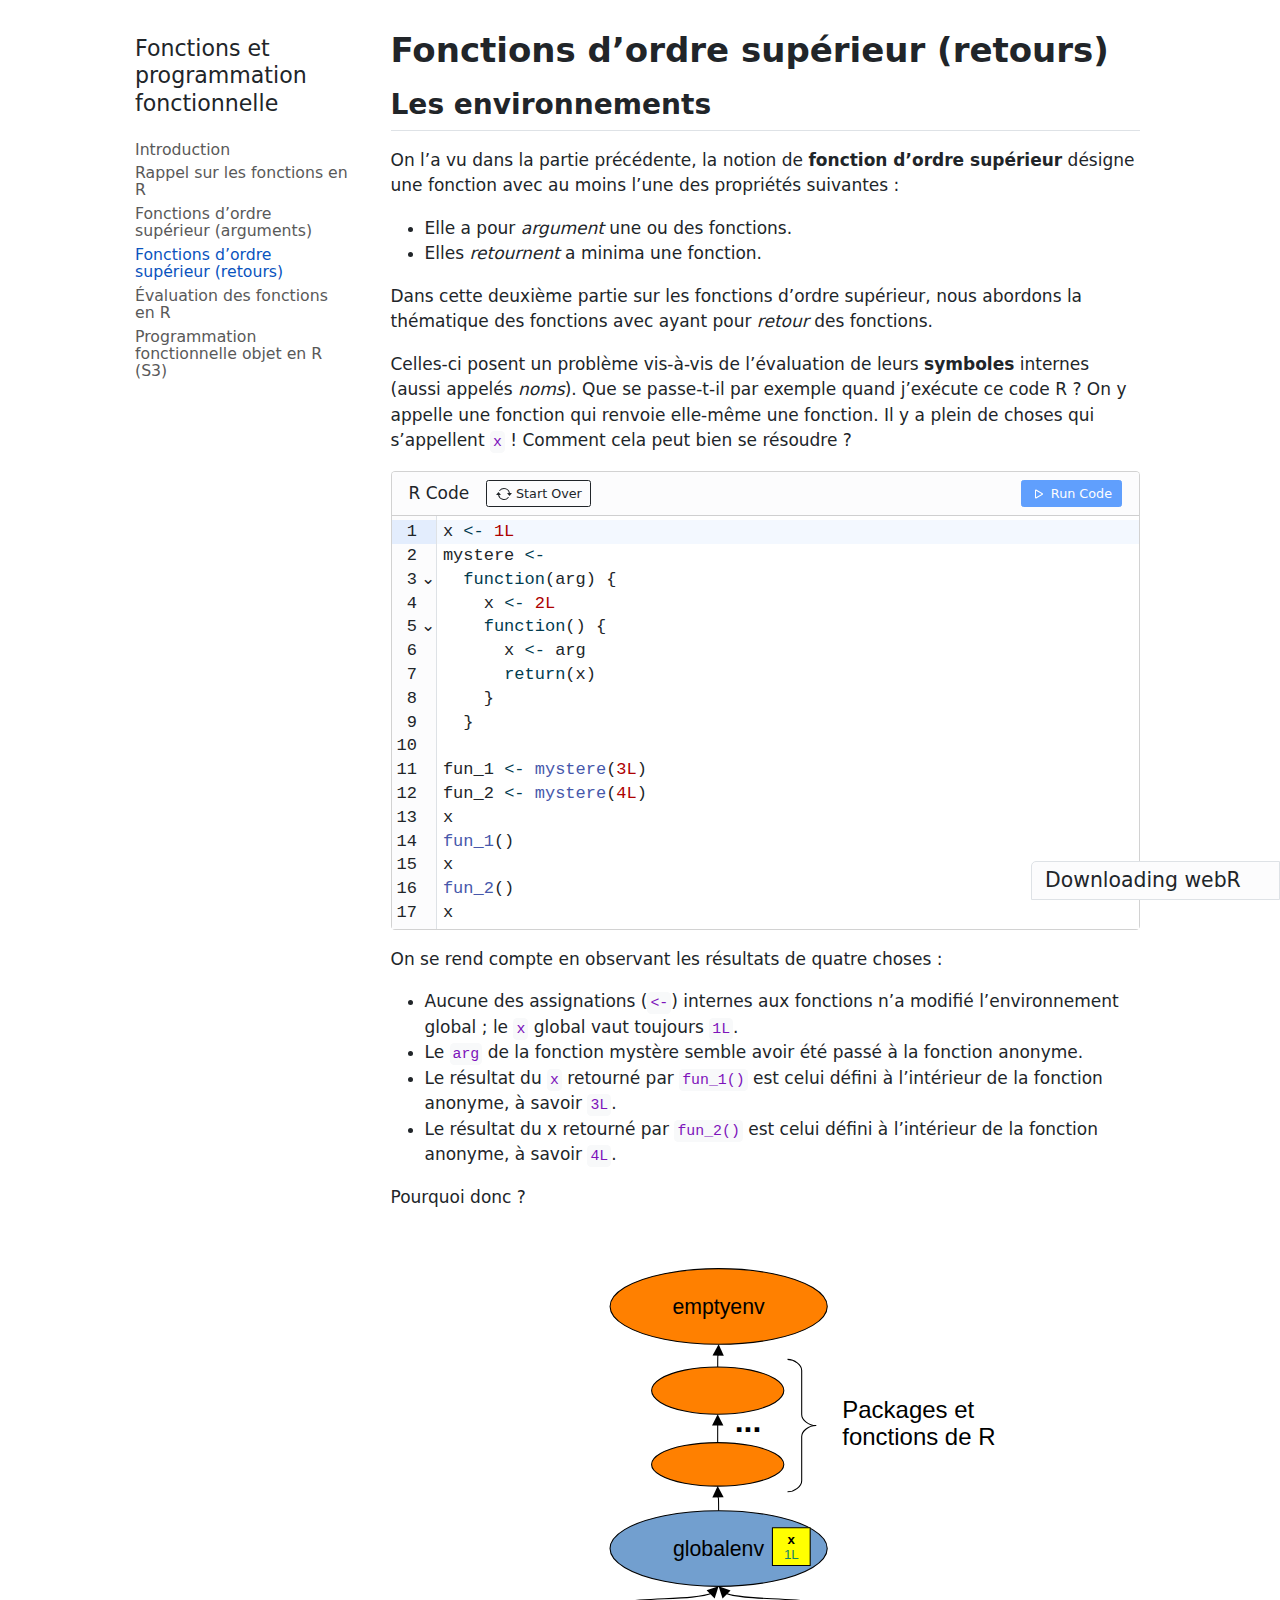
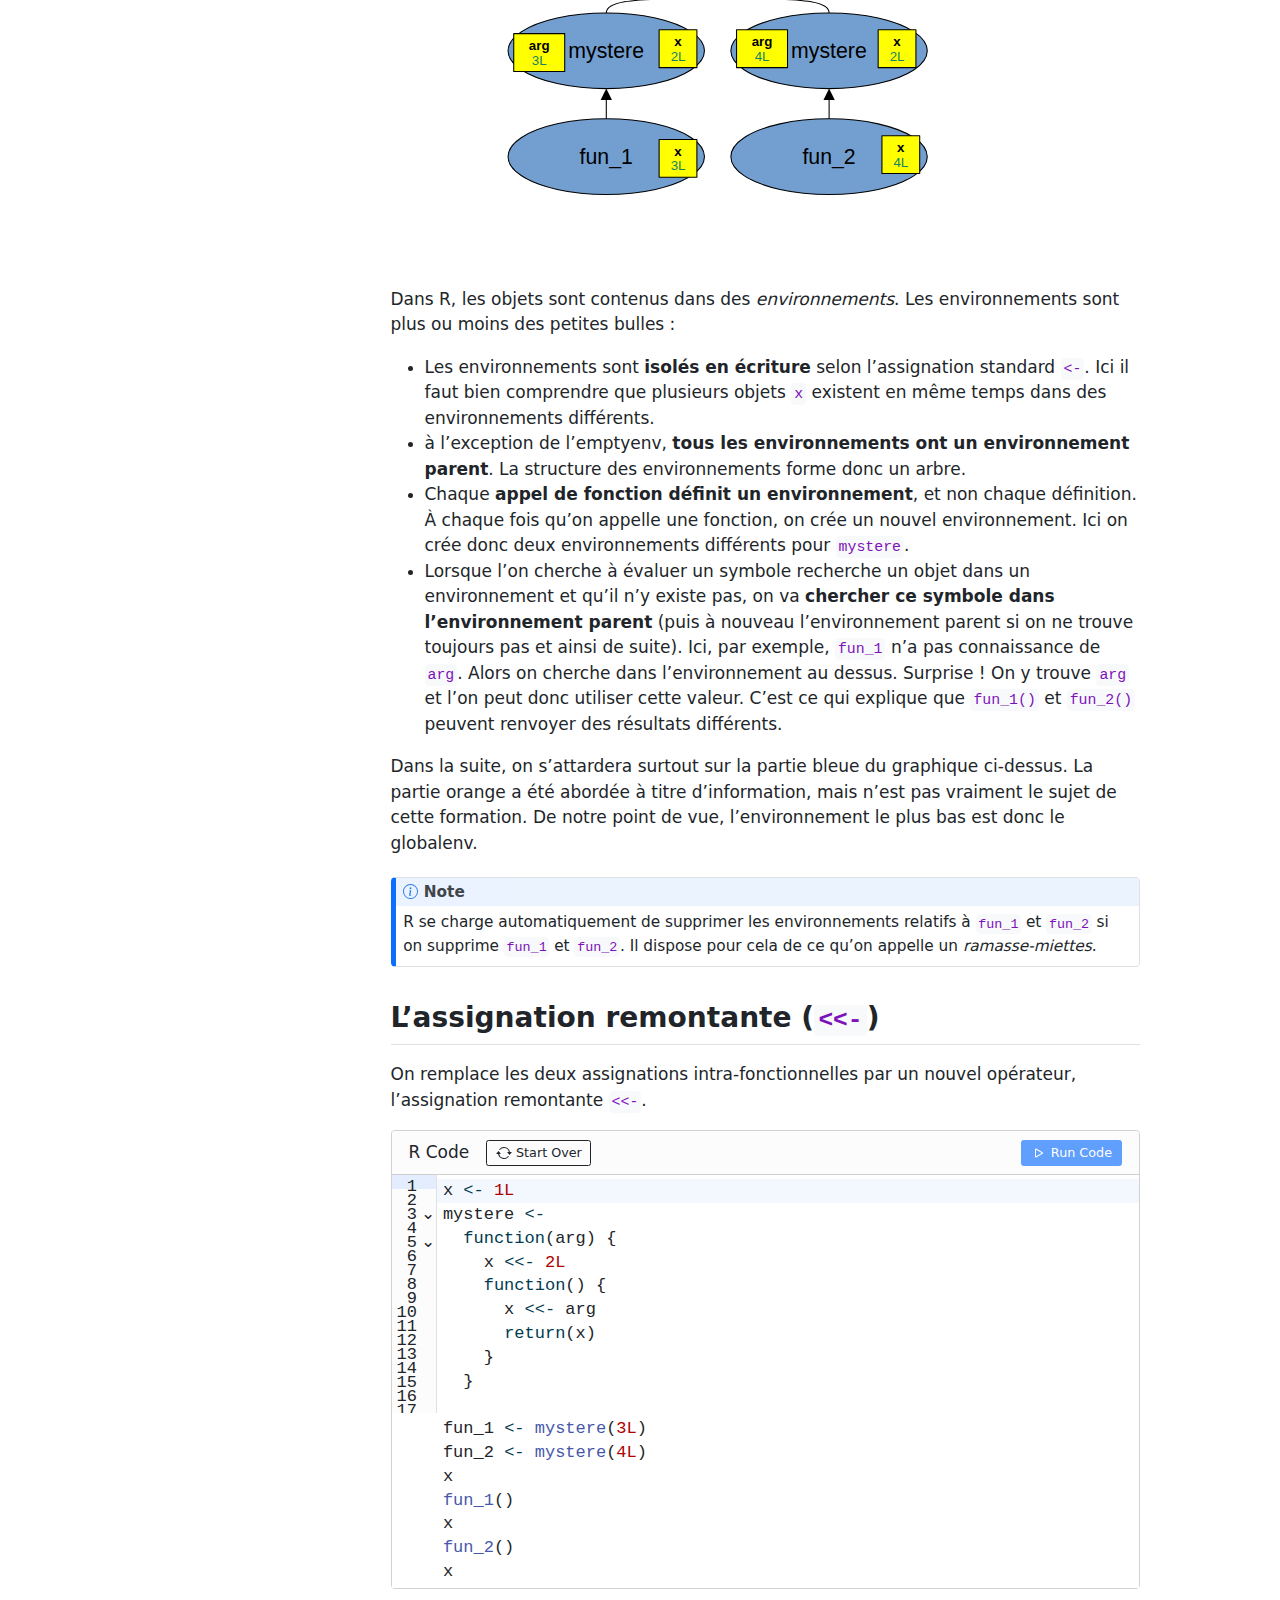
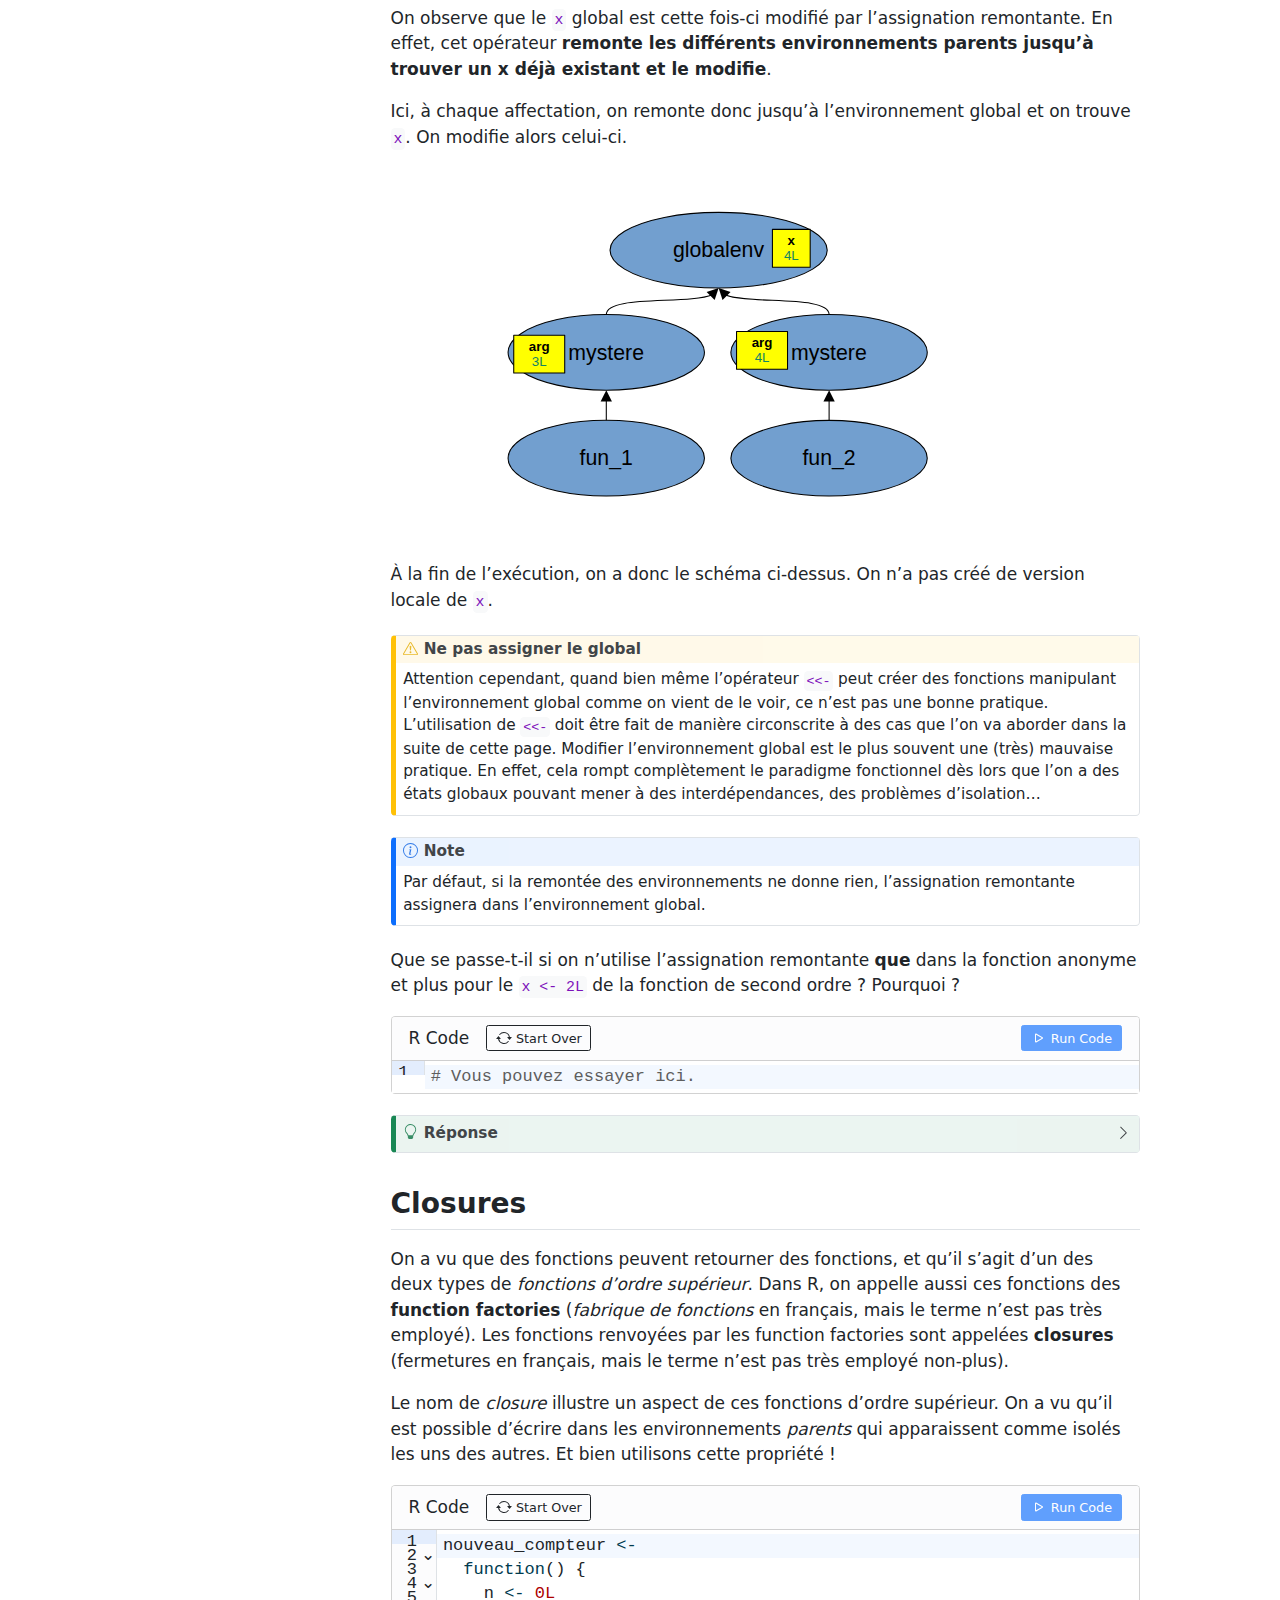
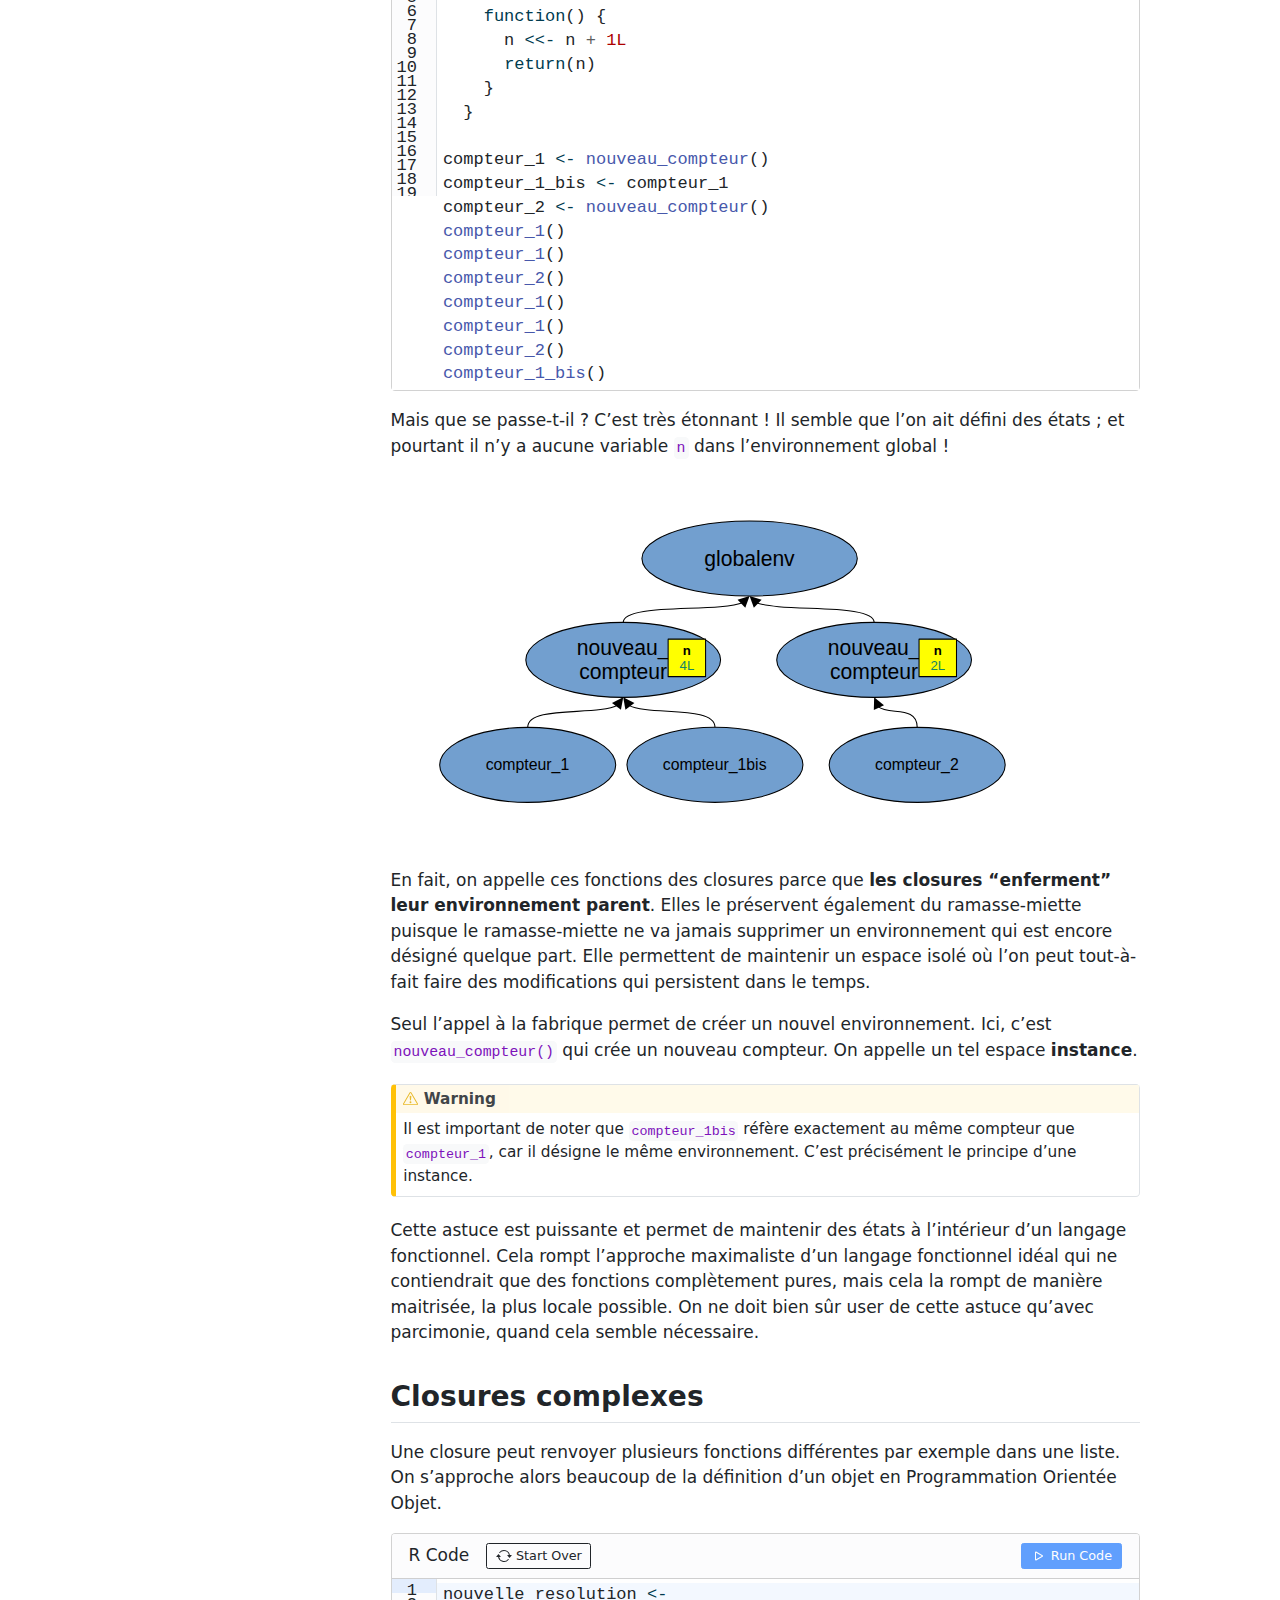
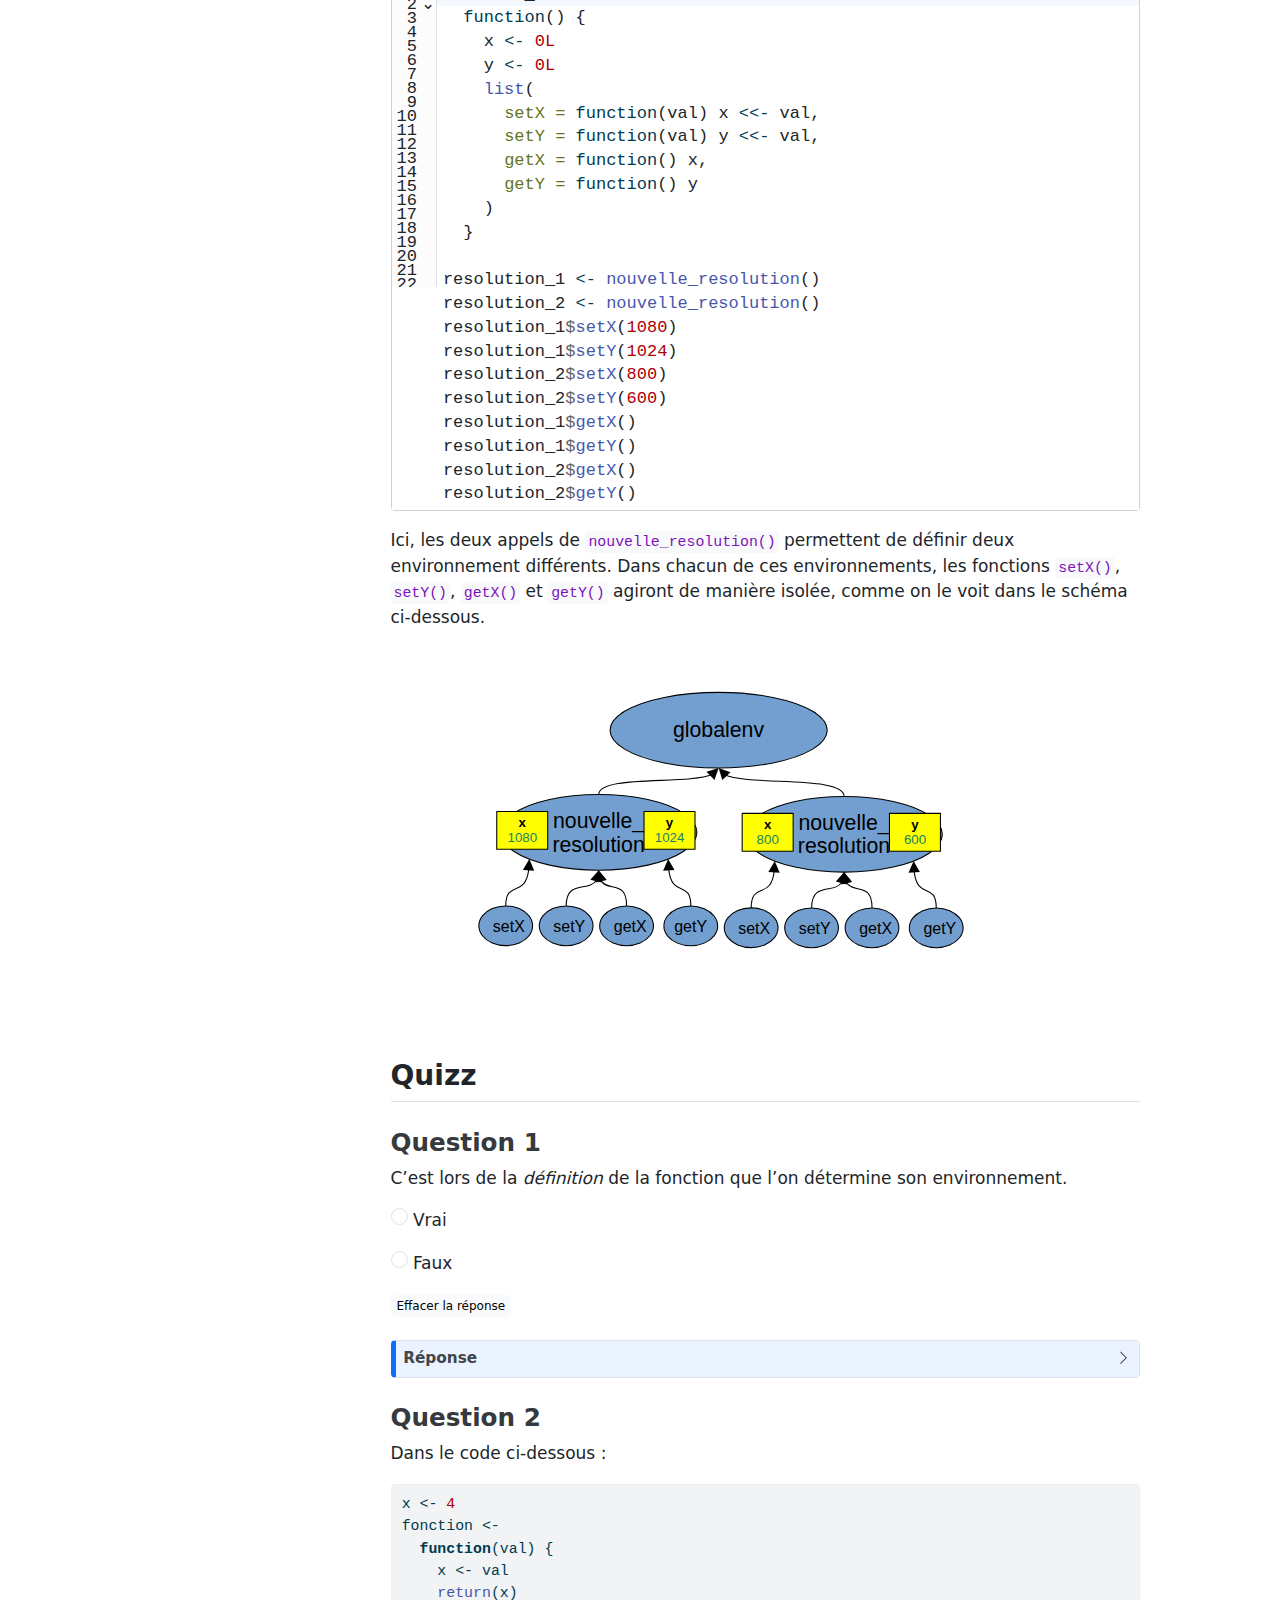
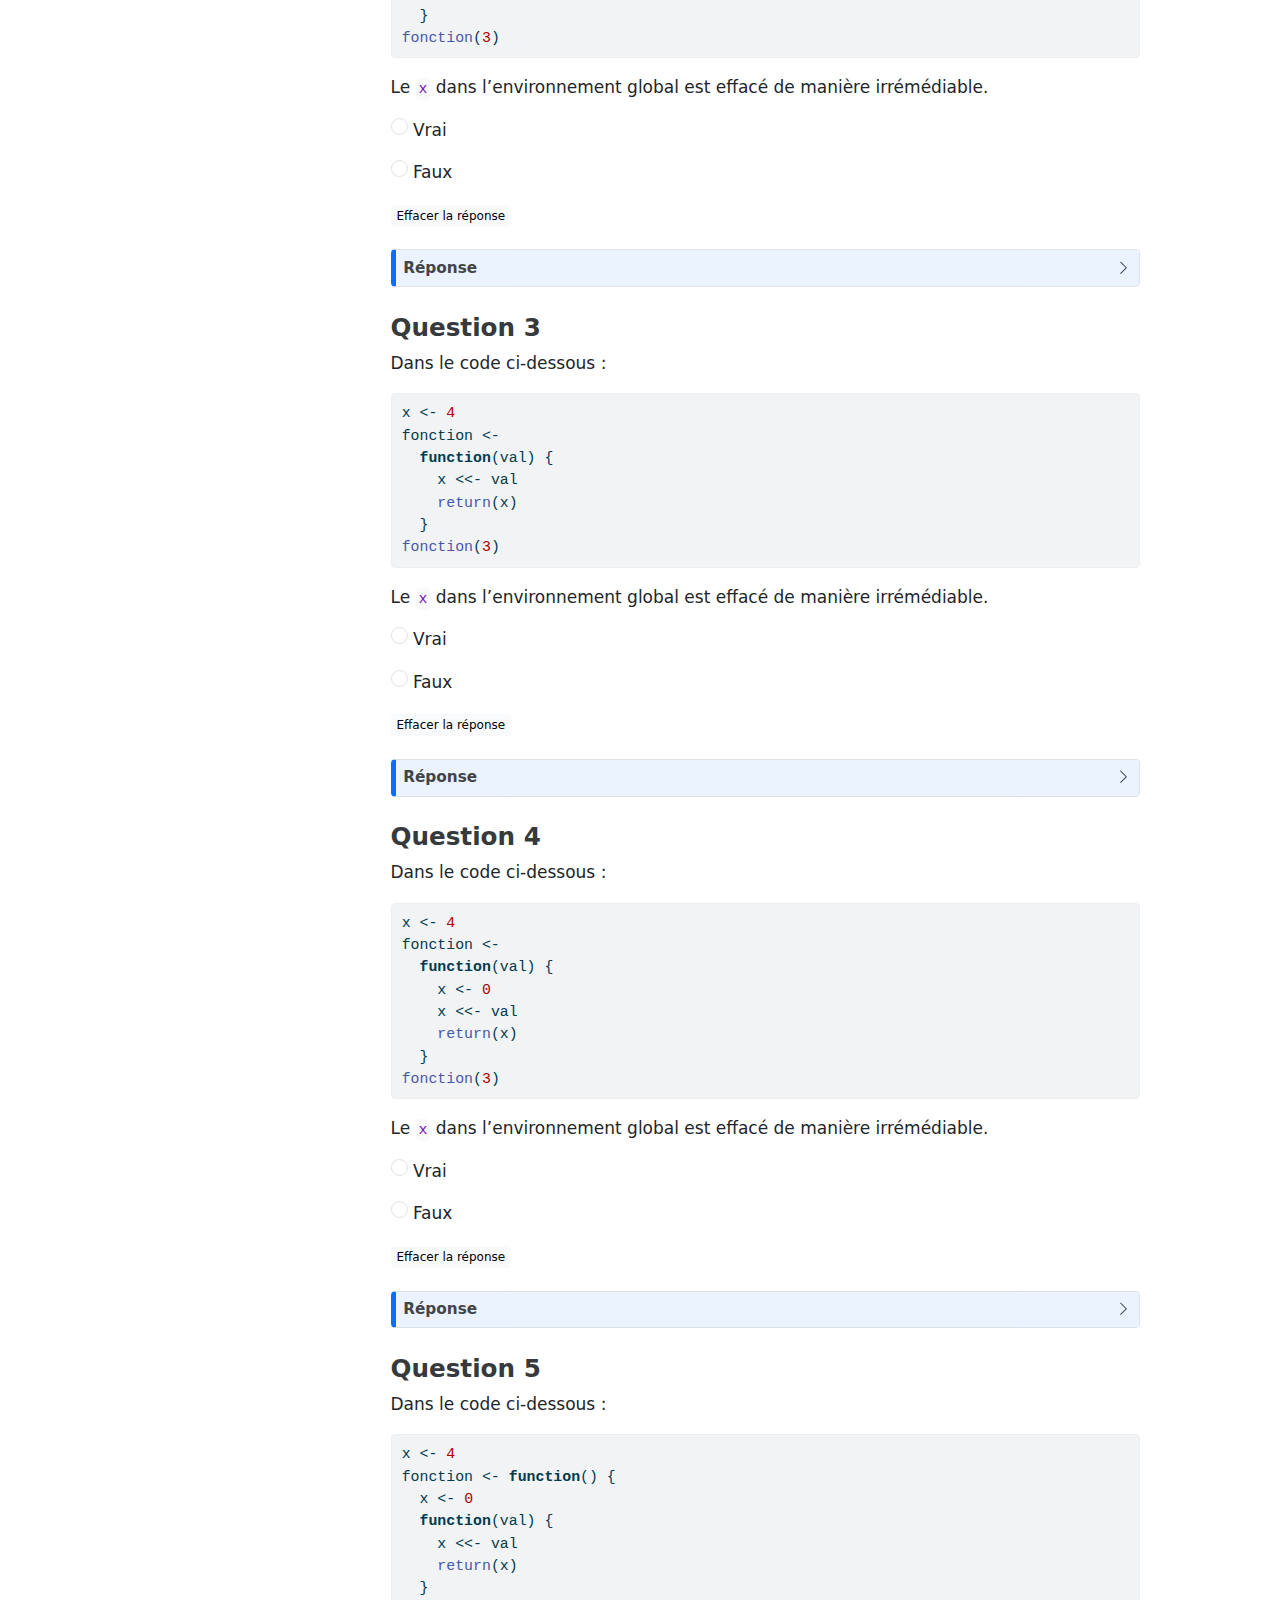
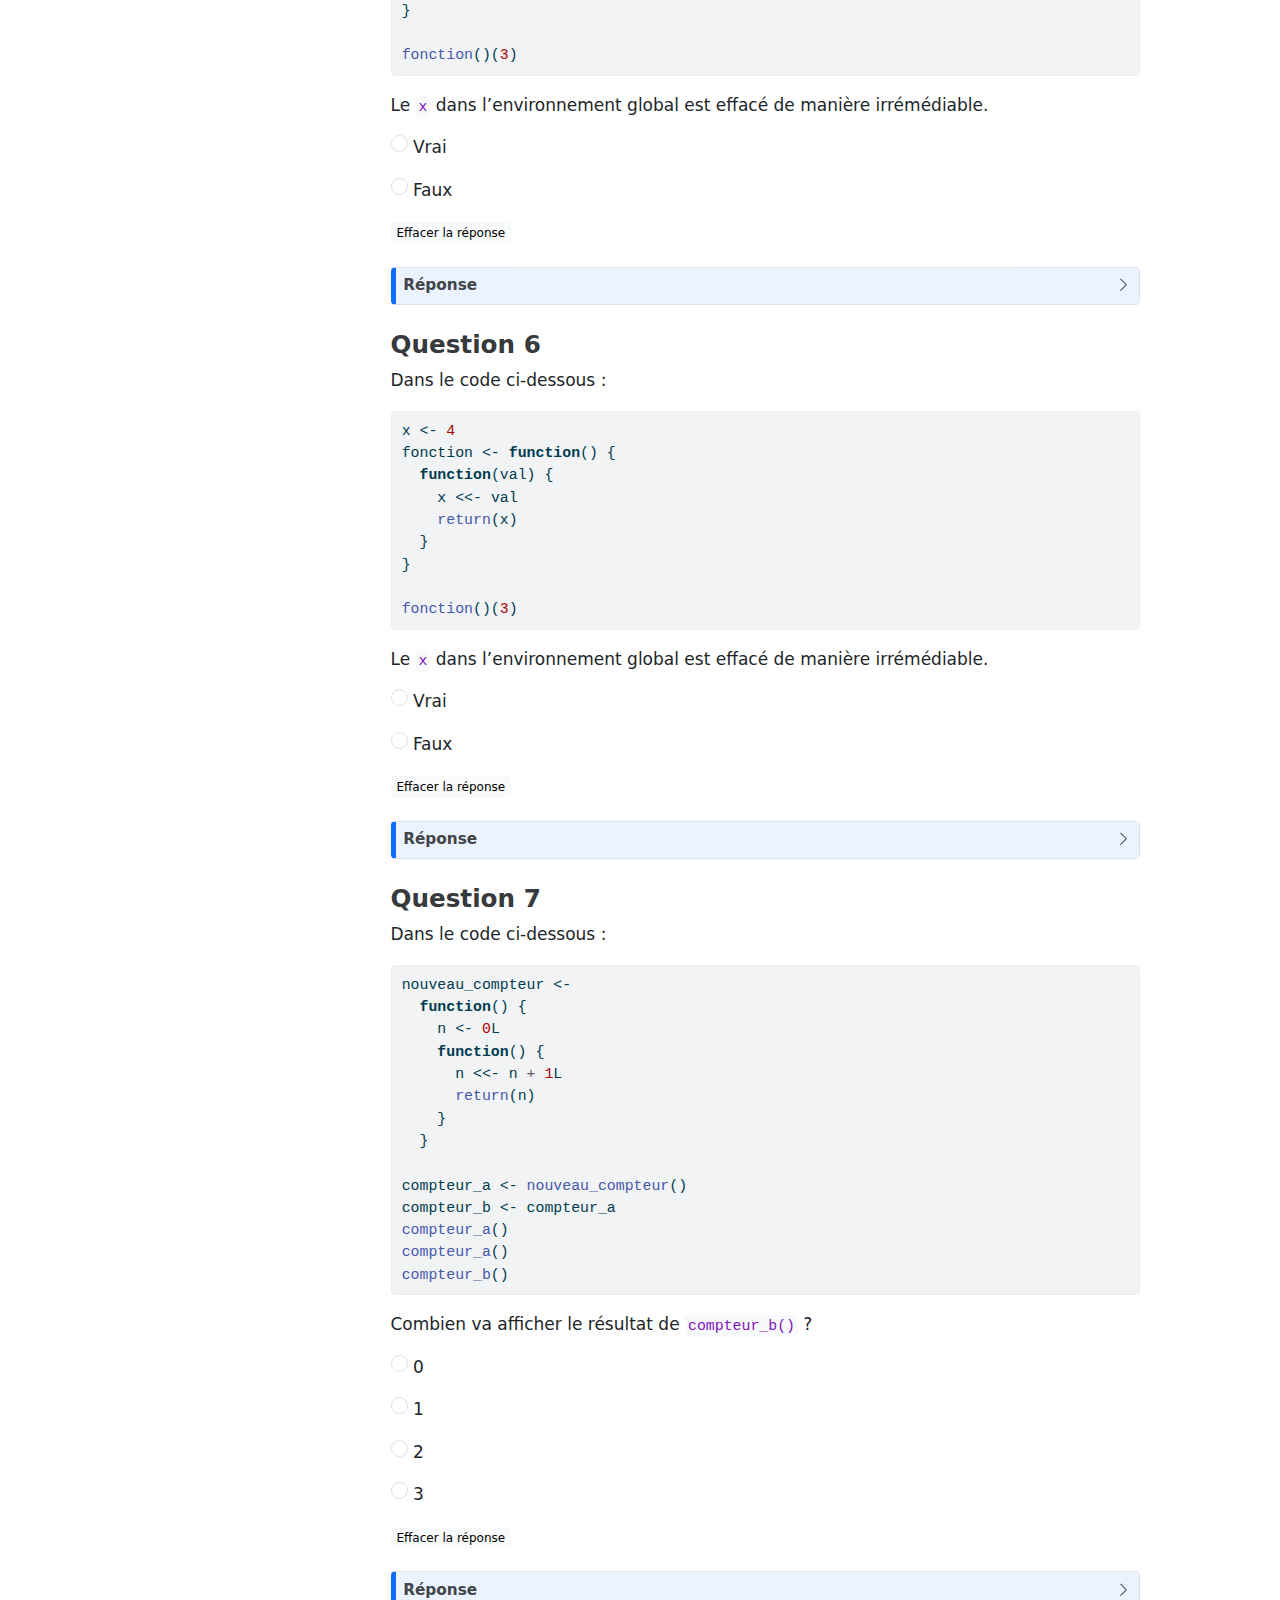
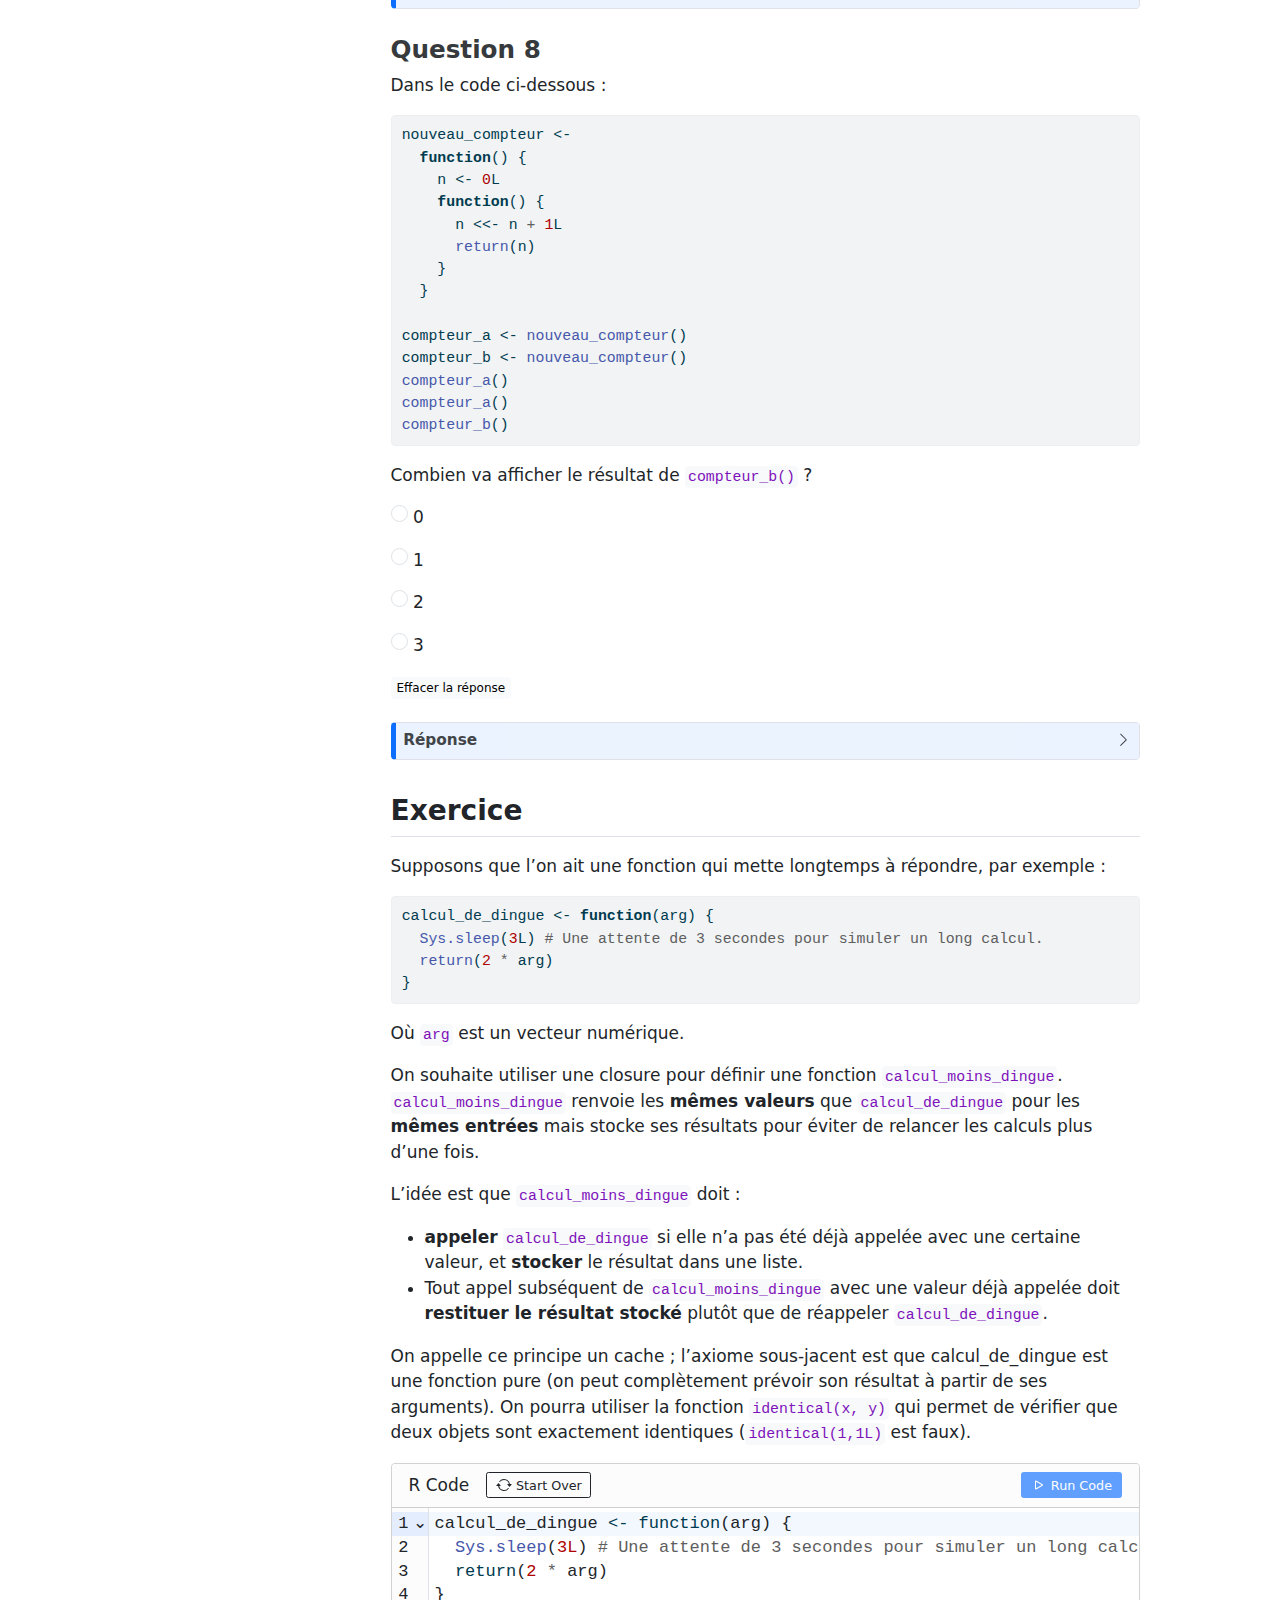
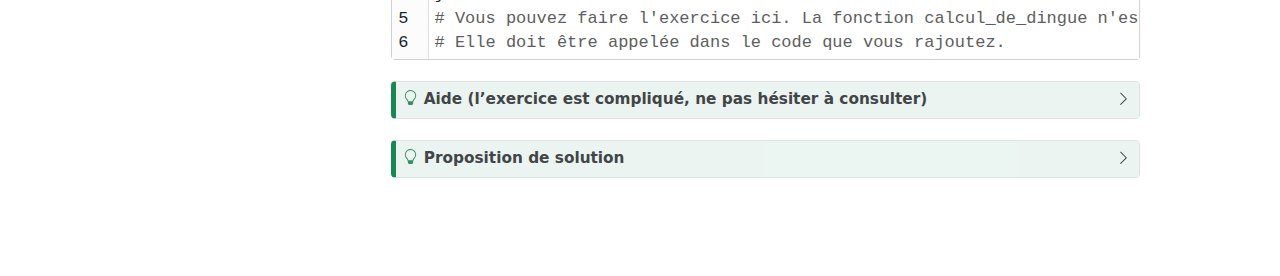
<file: fonctions_ordre_superieur_2.html>
<!DOCTYPE html>
<html xmlns="http://www.w3.org/1999/xhtml" lang="en" xml:lang="en"><head>

<meta charset="utf-8">
<meta name="generator" content="quarto-1.5.56">

<meta name="viewport" content="width=device-width, initial-scale=1.0, user-scalable=yes">


<title>Fonctions d’ordre supérieur (retours) – Fonctions et programmation fonctionnelle</title>
<style>
code{white-space: pre-wrap;}
span.smallcaps{font-variant: small-caps;}
div.columns{display: flex; gap: min(4vw, 1.5em);}
div.column{flex: auto; overflow-x: auto;}
div.hanging-indent{margin-left: 1.5em; text-indent: -1.5em;}
ul.task-list{list-style: none;}
ul.task-list li input[type="checkbox"] {
  width: 0.8em;
  margin: 0 0.8em 0.2em -1em; /* quarto-specific, see https://github.com/quarto-dev/quarto-cli/issues/4556 */ 
  vertical-align: middle;
}
/* CSS for syntax highlighting */
pre > code.sourceCode { white-space: pre; position: relative; }
pre > code.sourceCode > span { line-height: 1.25; }
pre > code.sourceCode > span:empty { height: 1.2em; }
.sourceCode { overflow: visible; }
code.sourceCode > span { color: inherit; text-decoration: inherit; }
div.sourceCode { margin: 1em 0; }
pre.sourceCode { margin: 0; }
@media screen {
div.sourceCode { overflow: auto; }
}
@media print {
pre > code.sourceCode { white-space: pre-wrap; }
pre > code.sourceCode > span { display: inline-block; text-indent: -5em; padding-left: 5em; }
}
pre.numberSource code
  { counter-reset: source-line 0; }
pre.numberSource code > span
  { position: relative; left: -4em; counter-increment: source-line; }
pre.numberSource code > span > a:first-child::before
  { content: counter(source-line);
    position: relative; left: -1em; text-align: right; vertical-align: baseline;
    border: none; display: inline-block;
    -webkit-touch-callout: none; -webkit-user-select: none;
    -khtml-user-select: none; -moz-user-select: none;
    -ms-user-select: none; user-select: none;
    padding: 0 4px; width: 4em;
  }
pre.numberSource { margin-left: 3em;  padding-left: 4px; }
div.sourceCode
  {   }
@media screen {
pre > code.sourceCode > span > a:first-child::before { text-decoration: underline; }
}
</style>


<script src="site_libs/quarto-nav/quarto-nav.js"></script>
<script src="site_libs/quarto-nav/headroom.min.js"></script>
<script src="site_libs/clipboard/clipboard.min.js"></script>
<script src="site_libs/quarto-search/autocomplete.umd.js"></script>
<script src="site_libs/quarto-search/fuse.min.js"></script>
<script src="site_libs/quarto-search/quarto-search.js"></script>
<meta name="quarto:offset" content="./">
<script src="site_libs/quarto-html/quarto.js"></script>
<script src="site_libs/quarto-html/popper.min.js"></script>
<script src="site_libs/quarto-html/tippy.umd.min.js"></script>
<script src="site_libs/quarto-html/anchor.min.js"></script>
<link href="site_libs/quarto-html/tippy.css" rel="stylesheet">
<link href="site_libs/quarto-html/quarto-syntax-highlighting.css" rel="stylesheet" id="quarto-text-highlighting-styles">
<script src="site_libs/bootstrap/bootstrap.min.js"></script>
<link href="site_libs/bootstrap/bootstrap-icons.css" rel="stylesheet">
<link href="site_libs/bootstrap/bootstrap.min.css" rel="stylesheet" id="quarto-bootstrap" data-mode="light">
<script src="site_libs/quarto-contrib/live-runtime/live-runtime.js" type="module"></script>
<link href="site_libs/quarto-contrib/live-runtime/live-runtime.css" rel="stylesheet">
<link href="site_libs/quarto-contrib/alpine-3.12/buttons.css" rel="stylesheet">
<script id="quarto-search-options" type="application/json">{
  "location": "sidebar",
  "copy-button": false,
  "collapse-after": 3,
  "panel-placement": "start",
  "type": "textbox",
  "limit": 50,
  "keyboard-shortcut": [
    "f",
    "/",
    "s"
  ],
  "show-item-context": false,
  "language": {
    "search-no-results-text": "No results",
    "search-matching-documents-text": "matching documents",
    "search-copy-link-title": "Copy link to search",
    "search-hide-matches-text": "Hide additional matches",
    "search-more-match-text": "more match in this document",
    "search-more-matches-text": "more matches in this document",
    "search-clear-button-title": "Clear",
    "search-text-placeholder": "",
    "search-detached-cancel-button-title": "Cancel",
    "search-submit-button-title": "Submit",
    "search-label": "Search"
  }
}</script>
<script type="module" src="site_libs/quarto-ojs/quarto-ojs-runtime.js"></script>
<link href="site_libs/quarto-ojs/quarto-ojs.css" rel="stylesheet">


</head>

<body class="nav-sidebar floating fullcontent">

<div id="quarto-search-results"></div>
  <header id="quarto-header" class="headroom fixed-top">
  <nav class="quarto-secondary-nav">
    <div class="container-fluid d-flex">
      <button type="button" class="quarto-btn-toggle btn" data-bs-toggle="collapse" role="button" data-bs-target=".quarto-sidebar-collapse-item" aria-controls="quarto-sidebar" aria-expanded="false" aria-label="Toggle sidebar navigation" onclick="if (window.quartoToggleHeadroom) { window.quartoToggleHeadroom(); }">
        <i class="bi bi-layout-text-sidebar-reverse"></i>
      </button>
        <nav class="quarto-page-breadcrumbs" aria-label="breadcrumb"><ol class="breadcrumb"><li class="breadcrumb-item"><a href="./fonctions_ordre_superieur_2.html">Fonctions d’ordre supérieur (retours)</a></li></ol></nav>
        <a class="flex-grow-1" role="navigation" data-bs-toggle="collapse" data-bs-target=".quarto-sidebar-collapse-item" aria-controls="quarto-sidebar" aria-expanded="false" aria-label="Toggle sidebar navigation" onclick="if (window.quartoToggleHeadroom) { window.quartoToggleHeadroom(); }">      
        </a>
    </div>
  </nav>
</header>
<!-- content -->
<div id="quarto-content" class="quarto-container page-columns page-rows-contents page-layout-article">
<!-- sidebar -->
  <nav id="quarto-sidebar" class="sidebar collapse collapse-horizontal quarto-sidebar-collapse-item sidebar-navigation floating overflow-auto">
    <div class="pt-lg-2 mt-2 text-left sidebar-header">
    <div class="sidebar-title mb-0 py-0">
      <a href="./">Fonctions et programmation fonctionnelle</a> 
    </div>
      </div>
    <div class="sidebar-menu-container"> 
    <ul class="list-unstyled mt-1">
        <li class="sidebar-item">
  <div class="sidebar-item-container"> 
  <a href="./index.html" class="sidebar-item-text sidebar-link">
 <span class="menu-text">Introduction</span></a>
  </div>
</li>
        <li class="sidebar-item">
  <div class="sidebar-item-container"> 
  <a href="./fonctions.html" class="sidebar-item-text sidebar-link">
 <span class="menu-text">Rappel sur les fonctions en R</span></a>
  </div>
</li>
        <li class="sidebar-item">
  <div class="sidebar-item-container"> 
  <a href="./fonctions_ordre_superieur_1.html" class="sidebar-item-text sidebar-link">
 <span class="menu-text">Fonctions d’ordre supérieur (arguments)</span></a>
  </div>
</li>
        <li class="sidebar-item">
  <div class="sidebar-item-container"> 
  <a href="./fonctions_ordre_superieur_2.html" class="sidebar-item-text sidebar-link active">
 <span class="menu-text">Fonctions d’ordre supérieur (retours)</span></a>
  </div>
</li>
        <li class="sidebar-item">
  <div class="sidebar-item-container"> 
  <a href="./evaluation.html" class="sidebar-item-text sidebar-link">
 <span class="menu-text">Évaluation des fonctions en R</span></a>
  </div>
</li>
        <li class="sidebar-item">
  <div class="sidebar-item-container"> 
  <a href="./poo_s3.html" class="sidebar-item-text sidebar-link">
 <span class="menu-text">Programmation fonctionnelle objet en R (S3)</span></a>
  </div>
</li>
    </ul>
    </div>
</nav>
<div id="quarto-sidebar-glass" class="quarto-sidebar-collapse-item" data-bs-toggle="collapse" data-bs-target=".quarto-sidebar-collapse-item"></div>
<!-- margin-sidebar -->
    
<!-- main -->
<main class="content" id="quarto-document-content">

<header id="title-block-header" class="quarto-title-block default">
<div class="quarto-title">
<h1 class="title">Fonctions d’ordre supérieur (retours)</h1>
</div>



<div class="quarto-title-meta">

    
  
    
  </div>
  


</header>


<section id="les-environnements" class="level2">
<h2 class="anchored" data-anchor-id="les-environnements">Les environnements</h2>
<p>On l’a vu dans la partie précédente, la notion de <strong>fonction d’ordre supérieur</strong> désigne une fonction avec au moins l’une des propriétés suivantes&nbsp;:</p>
<ul>
<li>Elle a pour <em>argument</em> une ou des fonctions.</li>
<li>Elles <em>retournent</em> a minima une fonction.</li>
</ul>
<p>Dans cette deuxième partie sur les fonctions d’ordre supérieur, nous abordons la thématique des fonctions avec ayant pour <em>retour</em> des fonctions.</p>
<p>Celles-ci posent un problème vis-à-vis de l’évaluation de leurs <strong>symboles</strong> internes (aussi appelés <em>noms</em>). Que se passe-t-il par exemple quand j’exécute ce code R&nbsp;? On y appelle une fonction qui renvoie elle-même une fonction. Il y a plein de choses qui s’appellent <code>x</code>&nbsp;! Comment cela peut bien se résoudre&nbsp;?</p>
<div>
<div id="webr-1">

</div>
<script type="webr-1-contents">
[base64]
</script>
</div>
<p>On se rend compte en observant les résultats de quatre choses&nbsp;:</p>
<ul>
<li>Aucune des assignations (<code>&lt;-</code>) internes aux fonctions n’a modifié l’environnement global&nbsp;; le <code>x</code> global vaut toujours <code>1L</code>.</li>
<li>Le <code>arg</code> de la fonction mystère semble avoir été passé à la fonction anonyme.</li>
<li>Le résultat du <code>x</code> retourné par <code>fun_1()</code> est celui défini à l’intérieur de la fonction anonyme, à savoir <code>3L</code>.</li>
<li>Le résultat du x retourné par <code>fun_2()</code> est celui défini à l’intérieur de la fonction anonyme, à savoir <code>4L</code>.</li>
</ul>
<p>Pourquoi donc&nbsp;?</p>
<p><img src="environnements.svg" class="img-fluid"></p>
<p>Dans R, les objets sont contenus dans des <em>environnements</em>. Les environnements sont plus ou moins des petites bulles&nbsp;:</p>
<ul>
<li>Les environnements sont <strong>isolés en écriture</strong> selon l’assignation standard <code>&lt;-</code>. Ici il faut bien comprendre que plusieurs objets <code>x</code> existent en même temps dans des environnements différents.</li>
<li>à l’exception de l’emptyenv, <strong>tous les environnements ont un environnement parent</strong>. La structure des environnements forme donc un arbre.</li>
<li>Chaque <strong>appel de fonction définit un environnement</strong>, et non chaque définition. À chaque fois qu’on appelle une fonction, on crée un nouvel environnement. Ici on crée donc deux environnements différents pour <code>mystere</code>.</li>
<li>Lorsque l’on cherche à évaluer un symbole recherche un objet dans un environnement et qu’il n’y existe pas, on va <strong>chercher ce symbole dans l’environnement parent</strong> (puis à nouveau l’environnement parent si on ne trouve toujours pas et ainsi de suite). Ici, par exemple, <code>fun_1</code> n’a pas connaissance de <code>arg</code>. Alors on cherche dans l’environnement au dessus. Surprise&nbsp;! On y trouve <code>arg</code> et l’on peut donc utiliser cette valeur. C’est ce qui explique que <code>fun_1()</code> et <code>fun_2()</code> peuvent renvoyer des résultats différents.</li>
</ul>
<p>Dans la suite, on s’attardera surtout sur la partie bleue du graphique ci-dessus. La partie orange a été abordée à titre d’information, mais n’est pas vraiment le sujet de cette formation. De notre point de vue, l’environnement le plus bas est donc le globalenv.</p>
<div class="callout callout-style-default callout-note callout-titled">
<div class="callout-header d-flex align-content-center">
<div class="callout-icon-container">
<i class="callout-icon"></i>
</div>
<div class="callout-title-container flex-fill">
Note
</div>
</div>
<div class="callout-body-container callout-body">
<p>R se charge automatiquement de supprimer les environnements relatifs à <code>fun_1</code> et <code>fun_2</code> si on supprime <code>fun_1</code> et <code>fun_2</code>. Il dispose pour cela de ce qu’on appelle un <em>ramasse-miettes</em>.</p>
</div>
</div>
</section>
<section id="lassignation-remontante--" class="level2">
<h2 class="anchored" data-anchor-id="lassignation-remontante--">L’assignation remontante (<code>&lt;&lt;-</code>)</h2>
<p>On remplace les deux assignations intra-fonctionnelles par un nouvel opérateur, l’assignation remontante <code>&lt;&lt;-</code>.</p>
<div>
<div id="webr-2">

</div>
<script type="webr-2-contents">
[base64]
</script>
</div>
<p>On observe que le <code>x</code> global est cette fois-ci modifié par l’assignation remontante. En effet, cet opérateur <strong>remonte les différents environnements parents jusqu’à trouver un x déjà existant et le modifie</strong>.</p>
<p>Ici, à chaque affectation, on remonte donc jusqu’à l’environnement global et on trouve <code>x</code>. On modifie alors celui-ci.</p>
<p><img src="environnements2.svg" class="img-fluid"></p>
<p>À la fin de l’exécution, on a donc le schéma ci-dessus. On n’a pas créé de version locale de <code>x</code>.</p>
<div class="callout callout-style-default callout-warning callout-titled">
<div class="callout-header d-flex align-content-center">
<div class="callout-icon-container">
<i class="callout-icon"></i>
</div>
<div class="callout-title-container flex-fill">
Ne pas assigner le global
</div>
</div>
<div class="callout-body-container callout-body">
<p>Attention cependant, quand bien même l’opérateur <code>&lt;&lt;-</code> peut créer des fonctions manipulant l’environnement global comme on vient de le voir, ce n’est pas une bonne pratique. L’utilisation de <code>&lt;&lt;-</code> doit être fait de manière circonscrite à des cas que l’on va aborder dans la suite de cette page. Modifier l’environnement global est le plus souvent une (très) mauvaise pratique. En effet, cela rompt complètement le paradigme fonctionnel dès lors que l’on a des états globaux pouvant mener à des interdépendances, des problèmes d’isolation…</p>
</div>
</div>
<div class="callout callout-style-default callout-note callout-titled">
<div class="callout-header d-flex align-content-center">
<div class="callout-icon-container">
<i class="callout-icon"></i>
</div>
<div class="callout-title-container flex-fill">
Note
</div>
</div>
<div class="callout-body-container callout-body">
<p>Par défaut, si la remontée des environnements ne donne rien, l’assignation remontante assignera dans l’environnement global.</p>
</div>
</div>
<p>Que se passe-t-il si on n’utilise l’assignation remontante <strong>que</strong> dans la fonction anonyme et plus pour le <code>x &lt;- 2L</code> de la fonction de second ordre&nbsp;? Pourquoi&nbsp;?</p>
<div>
<div id="webr-3">

</div>
<script type="webr-3-contents">
eyJjb2RlIjoiIyBWb3VzIHBvdXZleiBlc3NheWVyIGljaS4iLCJhdHRyIjp7ImV2YWwiOnRydWUsImF1dG9ydW4iOmZhbHNlLCJjb21wbGV0aW9uIjp0cnVlLCJlZGl0Ijp0cnVlfX0=
</script>
</div>
<div class="callout callout-style-default callout-tip callout-titled">
<div class="callout-header d-flex align-content-center" data-bs-toggle="collapse" data-bs-target=".callout-4-contents" aria-controls="callout-4" aria-expanded="false" aria-label="Toggle callout">
<div class="callout-icon-container">
<i class="callout-icon"></i>
</div>
<div class="callout-title-container flex-fill">
Réponse
</div>
<div class="callout-btn-toggle d-inline-block border-0 py-1 ps-1 pe-0 float-end"><i class="callout-toggle"></i></div>
</div>
<div id="callout-4" class="callout-4-contents callout-collapse collapse">
<div class="callout-body-container callout-body">
<div class="cell">
<div class="sourceCode cell-code" id="cb1"><pre class="sourceCode r code-with-copy"><code class="sourceCode r"><span id="cb1-1"><a href="#cb1-1" aria-hidden="true" tabindex="-1"></a>x <span class="ot">&lt;-</span> <span class="dv">1</span>L</span>
<span id="cb1-2"><a href="#cb1-2" aria-hidden="true" tabindex="-1"></a>mystere <span class="ot">&lt;-</span></span>
<span id="cb1-3"><a href="#cb1-3" aria-hidden="true" tabindex="-1"></a>  <span class="cf">function</span>(arg) {</span>
<span id="cb1-4"><a href="#cb1-4" aria-hidden="true" tabindex="-1"></a>    x <span class="ot">&lt;-</span> <span class="dv">2</span>L</span>
<span id="cb1-5"><a href="#cb1-5" aria-hidden="true" tabindex="-1"></a>    <span class="cf">function</span>() {</span>
<span id="cb1-6"><a href="#cb1-6" aria-hidden="true" tabindex="-1"></a>      x <span class="ot">&lt;&lt;-</span> arg</span>
<span id="cb1-7"><a href="#cb1-7" aria-hidden="true" tabindex="-1"></a>      <span class="fu">return</span>(x)</span>
<span id="cb1-8"><a href="#cb1-8" aria-hidden="true" tabindex="-1"></a>    }</span>
<span id="cb1-9"><a href="#cb1-9" aria-hidden="true" tabindex="-1"></a>  }</span>
<span id="cb1-10"><a href="#cb1-10" aria-hidden="true" tabindex="-1"></a></span>
<span id="cb1-11"><a href="#cb1-11" aria-hidden="true" tabindex="-1"></a>fun_1 <span class="ot">&lt;-</span> <span class="fu">mystere</span>(<span class="dv">3</span>L)</span>
<span id="cb1-12"><a href="#cb1-12" aria-hidden="true" tabindex="-1"></a>fun_2 <span class="ot">&lt;-</span> <span class="fu">mystere</span>(<span class="dv">4</span>L)</span>
<span id="cb1-13"><a href="#cb1-13" aria-hidden="true" tabindex="-1"></a>x</span></code><button title="Copy to Clipboard" class="code-copy-button"><i class="bi"></i></button></pre></div>
<div class="cell-output cell-output-stdout">
<pre><code>[1] 1</code></pre>
</div>
<div class="sourceCode cell-code" id="cb3"><pre class="sourceCode r code-with-copy"><code class="sourceCode r"><span id="cb3-1"><a href="#cb3-1" aria-hidden="true" tabindex="-1"></a><span class="fu">fun_1</span>()</span></code><button title="Copy to Clipboard" class="code-copy-button"><i class="bi"></i></button></pre></div>
<div class="cell-output cell-output-stdout">
<pre><code>[1] 3</code></pre>
</div>
<div class="sourceCode cell-code" id="cb5"><pre class="sourceCode r code-with-copy"><code class="sourceCode r"><span id="cb5-1"><a href="#cb5-1" aria-hidden="true" tabindex="-1"></a>x</span></code><button title="Copy to Clipboard" class="code-copy-button"><i class="bi"></i></button></pre></div>
<div class="cell-output cell-output-stdout">
<pre><code>[1] 1</code></pre>
</div>
<div class="sourceCode cell-code" id="cb7"><pre class="sourceCode r code-with-copy"><code class="sourceCode r"><span id="cb7-1"><a href="#cb7-1" aria-hidden="true" tabindex="-1"></a><span class="fu">fun_2</span>()</span></code><button title="Copy to Clipboard" class="code-copy-button"><i class="bi"></i></button></pre></div>
<div class="cell-output cell-output-stdout">
<pre><code>[1] 4</code></pre>
</div>
<div class="sourceCode cell-code" id="cb9"><pre class="sourceCode r code-with-copy"><code class="sourceCode r"><span id="cb9-1"><a href="#cb9-1" aria-hidden="true" tabindex="-1"></a>x</span></code><button title="Copy to Clipboard" class="code-copy-button"><i class="bi"></i></button></pre></div>
<div class="cell-output cell-output-stdout">
<pre><code>[1] 1</code></pre>
</div>
</div>
<p>En apparence, les fonctions semblent se comporter à nouveau comme si on utilisait l’assignation locale. Mais, en réalité, le comportement par environnements est différent.</p>
<p><img src="environnements3.svg" class="img-fluid"></p>
<p>À la fin de l’exécution on a le graphe ci-dessus. Les <code>x &lt;- 2L</code> des différentes environnements de mystère ont été ecrasés respectivement par les <code>x &lt;&lt;- 3L</code> et <code>x &lt;&lt;- 4L</code> de <code>fun_1</code> <code>fun_2</code>. Ici, comme on n’utilise de toutes manières pas les valeur <code>2L</code>, ce n’est pas très grave. On préserve l’isolation entre environnements donc tout va bien&nbsp;; même si ici la notation est inutile.</p>
</div>
</div>
</div>
</section>
<section id="closures" class="level2">
<h2 class="anchored" data-anchor-id="closures">Closures</h2>
<p>On a vu que des fonctions peuvent retourner des fonctions, et qu’il s’agit d’un des deux types de <em>fonctions d’ordre supérieur</em>. Dans R, on appelle aussi ces fonctions des <strong>function factories</strong> (<em>fabrique de fonctions</em> en français, mais le terme n’est pas très employé). Les fonctions renvoyées par les function factories sont appelées <strong>closures</strong> (fermetures en français, mais le terme n’est pas très employé non-plus).</p>
<p>Le nom de <em>closure</em> illustre un aspect de ces fonctions d’ordre supérieur. On a vu qu’il est possible d’écrire dans les environnements <em>parents</em> qui apparaissent comme isolés les uns des autres. Et bien utilisons cette propriété&nbsp;!</p>
<div>
<div id="webr-4">

</div>
<script type="webr-4-contents">
[base64]
</script>
</div>
<p>Mais que se passe-t-il&nbsp;? C’est très étonnant&nbsp;! Il semble que l’on ait défini des états&nbsp;; et pourtant il n’y a aucune variable <code>n</code> dans l’environnement global&nbsp;!</p>
<p><img src="environnements4.svg" class="img-fluid"></p>
<p>En fait, on appelle ces fonctions des closures parce que <strong>les closures “enferment” leur environnement parent</strong>. Elles le préservent également du ramasse-miette puisque le ramasse-miette ne va jamais supprimer un environnement qui est encore désigné quelque part. Elle permettent de maintenir un espace isolé où l’on peut tout-à-fait faire des modifications qui persistent dans le temps.</p>
<p>Seul l’appel à la fabrique permet de créer un nouvel environnement. Ici, c’est <code>nouveau_compteur()</code> qui crée un nouveau compteur. On appelle un tel espace <strong>instance</strong>.</p>
<div class="callout callout-style-default callout-warning callout-titled">
<div class="callout-header d-flex align-content-center">
<div class="callout-icon-container">
<i class="callout-icon"></i>
</div>
<div class="callout-title-container flex-fill">
Warning
</div>
</div>
<div class="callout-body-container callout-body">
<p>Il est important de noter que <code>compteur_1bis</code> réfère exactement au même compteur que <code>compteur_1</code>, car il désigne le même environnement. C’est précisément le principe d’une instance.</p>
</div>
</div>
<p>Cette astuce est puissante et permet de maintenir des états à l’intérieur d’un langage fonctionnel. Cela rompt l’approche maximaliste d’un langage fonctionnel idéal qui ne contiendrait que des fonctions complètement pures, mais cela la rompt de manière maitrisée, la plus locale possible. On ne doit bien sûr user de cette astuce qu’avec parcimonie, quand cela semble nécessaire.</p>
</section>
<section id="closures-complexes" class="level2">
<h2 class="anchored" data-anchor-id="closures-complexes">Closures complexes</h2>
<p>Une closure peut renvoyer plusieurs fonctions différentes par exemple dans une liste. On s’approche alors beaucoup de la définition d’un objet en Programmation Orientée Objet.</p>
<div>
<div id="webr-5">

</div>
<script type="webr-5-contents">
[base64]
</script>
</div>
<p>Ici, les deux appels de <code>nouvelle_resolution()</code> permettent de définir deux environnement différents. Dans chacun de ces environnements, les fonctions <code>setX()</code>, <code>setY()</code>, <code>getX()</code> et <code>getY()</code> agiront de manière isolée, comme on le voit dans le schéma ci-dessous.</p>
<p><img src="environnements5.svg" class="img-fluid"></p>
</section>
<section id="quizz" class="level2">
<h2 class="anchored" data-anchor-id="quizz">Quizz</h2>
<section id="question-1" class="level3">
<h3 class="anchored" data-anchor-id="question-1">Question 1</h3>
<div class="question">
<p>C’est lors de la <em>définition</em> de la fonction que l’on détermine son environnement.</p>
<div class="choices">
<div x-data="{ answer: '' , clear() { this.answer = '' }}">

<div class="choice">
<p></p><p><input class="form-check-input" type="radio" x-model="answer" value="no1"> <span id="no1" x-show="answer == $el.id" class="badge">✗</span>Vrai</p><p></p>
</div>
<div class="choice correct-choice">
<p></p><p><input class="form-check-input" type="radio" x-model="answer" value="correct"> <span id="correct" x-show="answer == $el.id" class="badge">✓</span>Faux</p><p></p>
</div>
<div class="button-clear" title="Effacer la réponse" data-button-class="btn btn-light btn-xs">
<button x-on:click="clear()" class="btn btn-light btn-xs">Effacer la réponse</button>



</div>
</div>

</div>
</div>
<div class="callout callout-style-default callout-note no-icon callout-titled">
<div class="callout-header d-flex align-content-center" data-bs-toggle="collapse" data-bs-target=".callout-6-contents" aria-controls="callout-6" aria-expanded="false" aria-label="Toggle callout">
<div class="callout-icon-container">
<i class="callout-icon no-icon"></i>
</div>
<div class="callout-title-container flex-fill">
Réponse
</div>
<div class="callout-btn-toggle d-inline-block border-0 py-1 ps-1 pe-0 float-end"><i class="callout-toggle"></i></div>
</div>
<div id="callout-6" class="callout-6-contents callout-collapse collapse">
<div class="callout-body-container callout-body">
<p>C’est lors de l’<strong>appel</strong> d’une fonction que l’on détermine un environnement. La nuance est importante car une même fonction appelée plusieurs fois définit plusieurs environnements différents.</p>
</div>
</div>
</div>
</section>
<section id="question-2" class="level3">
<h3 class="anchored" data-anchor-id="question-2">Question 2</h3>
<div class="question">
<p>Dans le code ci-dessous&nbsp;:</p>
<div class="cell">
<div class="sourceCode cell-code" id="cb11"><pre class="sourceCode r code-with-copy"><code class="sourceCode r"><span id="cb11-1"><a href="#cb11-1" aria-hidden="true" tabindex="-1"></a>x <span class="ot">&lt;-</span> <span class="dv">4</span></span>
<span id="cb11-2"><a href="#cb11-2" aria-hidden="true" tabindex="-1"></a>fonction <span class="ot">&lt;-</span></span>
<span id="cb11-3"><a href="#cb11-3" aria-hidden="true" tabindex="-1"></a>  <span class="cf">function</span>(val) {</span>
<span id="cb11-4"><a href="#cb11-4" aria-hidden="true" tabindex="-1"></a>    x <span class="ot">&lt;-</span> val</span>
<span id="cb11-5"><a href="#cb11-5" aria-hidden="true" tabindex="-1"></a>    <span class="fu">return</span>(x)</span>
<span id="cb11-6"><a href="#cb11-6" aria-hidden="true" tabindex="-1"></a>  }</span>
<span id="cb11-7"><a href="#cb11-7" aria-hidden="true" tabindex="-1"></a><span class="fu">fonction</span>(<span class="dv">3</span>)</span></code><button title="Copy to Clipboard" class="code-copy-button"><i class="bi"></i></button></pre></div>
</div>
<p>Le <code>x</code> dans l’environnement global est effacé de manière irrémédiable.</p>
<div class="choices">
<div x-data="{ answer: '' , clear() { this.answer = '' }}">

<div class="choice">
<p></p><p><input class="form-check-input" type="radio" x-model="answer" value="no1"> <span id="no1" x-show="answer == $el.id" class="badge">✗</span>Vrai</p><p></p>
</div>
<div class="choice correct-choice">
<p></p><p><input class="form-check-input" type="radio" x-model="answer" value="correct"> <span id="correct" x-show="answer == $el.id" class="badge">✓</span>Faux</p><p></p>
</div>
<div class="button-clear" title="Effacer la réponse" data-button-class="btn btn-light btn-xs">
<button x-on:click="clear()" class="btn btn-light btn-xs">Effacer la réponse</button>



</div>
</div>

</div>
</div>
<div class="callout callout-style-default callout-note no-icon callout-titled">
<div class="callout-header d-flex align-content-center" data-bs-toggle="collapse" data-bs-target=".callout-7-contents" aria-controls="callout-7" aria-expanded="false" aria-label="Toggle callout">
<div class="callout-icon-container">
<i class="callout-icon no-icon"></i>
</div>
<div class="callout-title-container flex-fill">
Réponse
</div>
<div class="callout-btn-toggle d-inline-block border-0 py-1 ps-1 pe-0 float-end"><i class="callout-toggle"></i></div>
</div>
<div id="callout-7" class="callout-7-contents callout-collapse collapse">
<div class="callout-body-container callout-body">
<p>Non, l’assignation simple affecte des valeurs dans l’environnement créé lors de l’appel d’une fonction et il n’y a strictement aucun danger de conflit.</p>
</div>
</div>
</div>
</section>
<section id="question-3" class="level3">
<h3 class="anchored" data-anchor-id="question-3">Question 3</h3>
<div class="question">
<p>Dans le code ci-dessous&nbsp;:</p>
<div class="cell">
<div class="sourceCode cell-code" id="cb12"><pre class="sourceCode r code-with-copy"><code class="sourceCode r"><span id="cb12-1"><a href="#cb12-1" aria-hidden="true" tabindex="-1"></a>x <span class="ot">&lt;-</span> <span class="dv">4</span></span>
<span id="cb12-2"><a href="#cb12-2" aria-hidden="true" tabindex="-1"></a>fonction <span class="ot">&lt;-</span></span>
<span id="cb12-3"><a href="#cb12-3" aria-hidden="true" tabindex="-1"></a>  <span class="cf">function</span>(val) {</span>
<span id="cb12-4"><a href="#cb12-4" aria-hidden="true" tabindex="-1"></a>    x <span class="ot">&lt;&lt;-</span> val</span>
<span id="cb12-5"><a href="#cb12-5" aria-hidden="true" tabindex="-1"></a>    <span class="fu">return</span>(x)</span>
<span id="cb12-6"><a href="#cb12-6" aria-hidden="true" tabindex="-1"></a>  }</span>
<span id="cb12-7"><a href="#cb12-7" aria-hidden="true" tabindex="-1"></a><span class="fu">fonction</span>(<span class="dv">3</span>)</span></code><button title="Copy to Clipboard" class="code-copy-button"><i class="bi"></i></button></pre></div>
</div>
<p>Le <code>x</code> dans l’environnement global est effacé de manière irrémédiable.</p>
<div class="choices">
<div x-data="{ answer: '' , clear() { this.answer = '' }}">

<div class="choice correct-choice">
<p></p><p><input class="form-check-input" type="radio" x-model="answer" value="correct"> <span id="correct" x-show="answer == $el.id" class="badge">✓</span>Vrai</p><p></p>
</div>
<div class="choice">
<p></p><p><input class="form-check-input" type="radio" x-model="answer" value="no2"> <span id="no2" x-show="answer == $el.id" class="badge">✗</span>Faux</p><p></p>
</div>
<div class="button-clear" title="Effacer la réponse" data-button-class="btn btn-light btn-xs">
<button x-on:click="clear()" class="btn btn-light btn-xs">Effacer la réponse</button>



</div>
</div>

</div>
</div>
<div class="callout callout-style-default callout-note no-icon callout-titled">
<div class="callout-header d-flex align-content-center" data-bs-toggle="collapse" data-bs-target=".callout-8-contents" aria-controls="callout-8" aria-expanded="false" aria-label="Toggle callout">
<div class="callout-icon-container">
<i class="callout-icon no-icon"></i>
</div>
<div class="callout-title-container flex-fill">
Réponse
</div>
<div class="callout-btn-toggle d-inline-block border-0 py-1 ps-1 pe-0 float-end"><i class="callout-toggle"></i></div>
</div>
<div id="callout-8" class="callout-8-contents callout-collapse collapse">
<div class="callout-body-container callout-body">
<p>Vrai, l’assignation remontante <code>&lt;&lt;-</code> remonte les environnements parents jusqu’à retrouver un objet de même nom. Ici, elle va donc modifier le <code>x</code> de l’environnement global.</p>
</div>
</div>
</div>
</section>
<section id="question-4" class="level3">
<h3 class="anchored" data-anchor-id="question-4">Question 4</h3>
<div class="question">
<p>Dans le code ci-dessous&nbsp;:</p>
<div class="cell">
<div class="sourceCode cell-code" id="cb13"><pre class="sourceCode r code-with-copy"><code class="sourceCode r"><span id="cb13-1"><a href="#cb13-1" aria-hidden="true" tabindex="-1"></a>x <span class="ot">&lt;-</span> <span class="dv">4</span></span>
<span id="cb13-2"><a href="#cb13-2" aria-hidden="true" tabindex="-1"></a>fonction <span class="ot">&lt;-</span></span>
<span id="cb13-3"><a href="#cb13-3" aria-hidden="true" tabindex="-1"></a>  <span class="cf">function</span>(val) {</span>
<span id="cb13-4"><a href="#cb13-4" aria-hidden="true" tabindex="-1"></a>    x <span class="ot">&lt;-</span> <span class="dv">0</span></span>
<span id="cb13-5"><a href="#cb13-5" aria-hidden="true" tabindex="-1"></a>    x <span class="ot">&lt;&lt;-</span> val</span>
<span id="cb13-6"><a href="#cb13-6" aria-hidden="true" tabindex="-1"></a>    <span class="fu">return</span>(x)</span>
<span id="cb13-7"><a href="#cb13-7" aria-hidden="true" tabindex="-1"></a>  }</span>
<span id="cb13-8"><a href="#cb13-8" aria-hidden="true" tabindex="-1"></a><span class="fu">fonction</span>(<span class="dv">3</span>)</span></code><button title="Copy to Clipboard" class="code-copy-button"><i class="bi"></i></button></pre></div>
</div>
<p>Le <code>x</code> dans l’environnement global est effacé de manière irrémédiable.</p>
<div class="choices">
<div x-data="{ answer: '' , clear() { this.answer = '' }}">

<div class="choice correct-choice">
<p></p><p><input class="form-check-input" type="radio" x-model="answer" value="correct"> <span id="correct" x-show="answer == $el.id" class="badge">✓</span>Vrai</p><p></p>
</div>
<div class="choice">
<p></p><p><input class="form-check-input" type="radio" x-model="answer" value="no2"> <span id="no2" x-show="answer == $el.id" class="badge">✗</span>Faux</p><p></p>
</div>
<div class="button-clear" title="Effacer la réponse" data-button-class="btn btn-light btn-xs">
<button x-on:click="clear()" class="btn btn-light btn-xs">Effacer la réponse</button>



</div>
</div>

</div>
</div>
<div class="callout callout-style-default callout-note no-icon callout-titled">
<div class="callout-header d-flex align-content-center" data-bs-toggle="collapse" data-bs-target=".callout-9-contents" aria-controls="callout-9" aria-expanded="false" aria-label="Toggle callout">
<div class="callout-icon-container">
<i class="callout-icon no-icon"></i>
</div>
<div class="callout-title-container flex-fill">
Réponse
</div>
<div class="callout-btn-toggle d-inline-block border-0 py-1 ps-1 pe-0 float-end"><i class="callout-toggle"></i></div>
</div>
<div id="callout-9" class="callout-9-contents callout-collapse collapse">
<div class="callout-body-container callout-body">
<p>Vrai, l’assignation remontante <code>&lt;&lt;-</code> remonte les environnements <strong>parents</strong> jusqu’à retrouver un objet de même nom. Ici, elle va donc modifier le <code>x</code> de l’environnement global en ignorant celui qui est directement dans l’environnement local.</p>
</div>
</div>
</div>
</section>
<section id="question-5" class="level3">
<h3 class="anchored" data-anchor-id="question-5">Question 5</h3>
<div class="question">
<p>Dans le code ci-dessous&nbsp;:</p>
<div class="cell">
<div class="sourceCode cell-code" id="cb14"><pre class="sourceCode r code-with-copy"><code class="sourceCode r"><span id="cb14-1"><a href="#cb14-1" aria-hidden="true" tabindex="-1"></a>x <span class="ot">&lt;-</span> <span class="dv">4</span></span>
<span id="cb14-2"><a href="#cb14-2" aria-hidden="true" tabindex="-1"></a>fonction <span class="ot">&lt;-</span> <span class="cf">function</span>() {</span>
<span id="cb14-3"><a href="#cb14-3" aria-hidden="true" tabindex="-1"></a>  x <span class="ot">&lt;-</span> <span class="dv">0</span></span>
<span id="cb14-4"><a href="#cb14-4" aria-hidden="true" tabindex="-1"></a>  <span class="cf">function</span>(val) {</span>
<span id="cb14-5"><a href="#cb14-5" aria-hidden="true" tabindex="-1"></a>    x <span class="ot">&lt;&lt;-</span> val</span>
<span id="cb14-6"><a href="#cb14-6" aria-hidden="true" tabindex="-1"></a>    <span class="fu">return</span>(x)</span>
<span id="cb14-7"><a href="#cb14-7" aria-hidden="true" tabindex="-1"></a>  }</span>
<span id="cb14-8"><a href="#cb14-8" aria-hidden="true" tabindex="-1"></a>}</span>
<span id="cb14-9"><a href="#cb14-9" aria-hidden="true" tabindex="-1"></a></span>
<span id="cb14-10"><a href="#cb14-10" aria-hidden="true" tabindex="-1"></a><span class="fu">fonction</span>()(<span class="dv">3</span>)</span></code><button title="Copy to Clipboard" class="code-copy-button"><i class="bi"></i></button></pre></div>
</div>
<p>Le <code>x</code> dans l’environnement global est effacé de manière irrémédiable.</p>
<div class="choices">
<div x-data="{ answer: '' , clear() { this.answer = '' }}">

<div class="choice">
<p></p><p><input class="form-check-input" type="radio" x-model="answer" value="no1"> <span id="no1" x-show="answer == $el.id" class="badge">✗</span>Vrai</p><p></p>
</div>
<div class="choice correct-choice">
<p></p><p><input class="form-check-input" type="radio" x-model="answer" value="correct"> <span id="correct" x-show="answer == $el.id" class="badge">✓</span>Faux</p><p></p>
</div>
<div class="button-clear" title="Effacer la réponse" data-button-class="btn btn-light btn-xs">
<button x-on:click="clear()" class="btn btn-light btn-xs">Effacer la réponse</button>



</div>
</div>

</div>
</div>
<div class="callout callout-style-default callout-note no-icon callout-titled">
<div class="callout-header d-flex align-content-center" data-bs-toggle="collapse" data-bs-target=".callout-10-contents" aria-controls="callout-10" aria-expanded="false" aria-label="Toggle callout">
<div class="callout-icon-container">
<i class="callout-icon no-icon"></i>
</div>
<div class="callout-title-container flex-fill">
Réponse
</div>
<div class="callout-btn-toggle d-inline-block border-0 py-1 ps-1 pe-0 float-end"><i class="callout-toggle"></i></div>
</div>
<div id="callout-10" class="callout-10-contents callout-collapse collapse">
<div class="callout-body-container callout-body">
<p>Faux, l’assignation remontante <code>&lt;&lt;-</code> remonte les environnements parents jusqu’à retrouver un objet de même nom. Ici, le premier environnement parent est celui instancié par <code>fonction</code>. Et il s’avère qu’il contient un objet de nom <code>x</code>. Donc le <code>x</code> de l’environnement global n’est pas écrasé.</p>
</div>
</div>
</div>
</section>
<section id="question-6" class="level3">
<h3 class="anchored" data-anchor-id="question-6">Question 6</h3>
<div class="question">
<p>Dans le code ci-dessous&nbsp;:</p>
<div class="cell">
<div class="sourceCode cell-code" id="cb15"><pre class="sourceCode r code-with-copy"><code class="sourceCode r"><span id="cb15-1"><a href="#cb15-1" aria-hidden="true" tabindex="-1"></a>x <span class="ot">&lt;-</span> <span class="dv">4</span></span>
<span id="cb15-2"><a href="#cb15-2" aria-hidden="true" tabindex="-1"></a>fonction <span class="ot">&lt;-</span> <span class="cf">function</span>() {</span>
<span id="cb15-3"><a href="#cb15-3" aria-hidden="true" tabindex="-1"></a>  <span class="cf">function</span>(val) {</span>
<span id="cb15-4"><a href="#cb15-4" aria-hidden="true" tabindex="-1"></a>    x <span class="ot">&lt;&lt;-</span> val</span>
<span id="cb15-5"><a href="#cb15-5" aria-hidden="true" tabindex="-1"></a>    <span class="fu">return</span>(x)</span>
<span id="cb15-6"><a href="#cb15-6" aria-hidden="true" tabindex="-1"></a>  }</span>
<span id="cb15-7"><a href="#cb15-7" aria-hidden="true" tabindex="-1"></a>}</span>
<span id="cb15-8"><a href="#cb15-8" aria-hidden="true" tabindex="-1"></a></span>
<span id="cb15-9"><a href="#cb15-9" aria-hidden="true" tabindex="-1"></a><span class="fu">fonction</span>()(<span class="dv">3</span>)</span></code><button title="Copy to Clipboard" class="code-copy-button"><i class="bi"></i></button></pre></div>
</div>
<p>Le <code>x</code> dans l’environnement global est effacé de manière irrémédiable.</p>
<div class="choices">
<div x-data="{ answer: '' , clear() { this.answer = '' }}">

<div class="choice correct-choice">
<p></p><p><input class="form-check-input" type="radio" x-model="answer" value="correct"> <span id="correct" x-show="answer == $el.id" class="badge">✓</span>Vrai</p><p></p>
</div>
<div class="choice">
<p></p><p><input class="form-check-input" type="radio" x-model="answer" value="no2"> <span id="no2" x-show="answer == $el.id" class="badge">✗</span>Faux</p><p></p>
</div>
<div class="button-clear" title="Effacer la réponse" data-button-class="btn btn-light btn-xs">
<button x-on:click="clear()" class="btn btn-light btn-xs">Effacer la réponse</button>



</div>
</div>

</div>
</div>
<div class="callout callout-style-default callout-note no-icon callout-titled">
<div class="callout-header d-flex align-content-center" data-bs-toggle="collapse" data-bs-target=".callout-11-contents" aria-controls="callout-11" aria-expanded="false" aria-label="Toggle callout">
<div class="callout-icon-container">
<i class="callout-icon no-icon"></i>
</div>
<div class="callout-title-container flex-fill">
Réponse
</div>
<div class="callout-btn-toggle d-inline-block border-0 py-1 ps-1 pe-0 float-end"><i class="callout-toggle"></i></div>
</div>
<div id="callout-11" class="callout-11-contents callout-collapse collapse">
<div class="callout-body-container callout-body">
<p>Vrai, l’assignation remontante <code>&lt;&lt;-</code> remonte les environnements parents jusqu’à retrouver un objet de même nom. Ici, le premier environnement parent est celui instancié par <code>fonction</code>. Mais il ne contient aucun objet de nom <code>x</code>. On remonte donc encore les environnements jusqu’à l’environnement global, et donc le <code>x</code> global est modifié.</p>
</div>
</div>
</div>
</section>
<section id="question-7" class="level3">
<h3 class="anchored" data-anchor-id="question-7">Question 7</h3>
<div class="question">
<p>Dans le code ci-dessous&nbsp;:</p>
<div class="cell">
<div class="sourceCode cell-code" id="cb16"><pre class="sourceCode r code-with-copy"><code class="sourceCode r"><span id="cb16-1"><a href="#cb16-1" aria-hidden="true" tabindex="-1"></a>nouveau_compteur <span class="ot">&lt;-</span></span>
<span id="cb16-2"><a href="#cb16-2" aria-hidden="true" tabindex="-1"></a>  <span class="cf">function</span>() {</span>
<span id="cb16-3"><a href="#cb16-3" aria-hidden="true" tabindex="-1"></a>    n <span class="ot">&lt;-</span> <span class="dv">0</span>L</span>
<span id="cb16-4"><a href="#cb16-4" aria-hidden="true" tabindex="-1"></a>    <span class="cf">function</span>() {</span>
<span id="cb16-5"><a href="#cb16-5" aria-hidden="true" tabindex="-1"></a>      n <span class="ot">&lt;&lt;-</span> n <span class="sc">+</span> <span class="dv">1</span>L</span>
<span id="cb16-6"><a href="#cb16-6" aria-hidden="true" tabindex="-1"></a>      <span class="fu">return</span>(n)</span>
<span id="cb16-7"><a href="#cb16-7" aria-hidden="true" tabindex="-1"></a>    }</span>
<span id="cb16-8"><a href="#cb16-8" aria-hidden="true" tabindex="-1"></a>  }</span>
<span id="cb16-9"><a href="#cb16-9" aria-hidden="true" tabindex="-1"></a></span>
<span id="cb16-10"><a href="#cb16-10" aria-hidden="true" tabindex="-1"></a>compteur_a <span class="ot">&lt;-</span> <span class="fu">nouveau_compteur</span>()</span>
<span id="cb16-11"><a href="#cb16-11" aria-hidden="true" tabindex="-1"></a>compteur_b <span class="ot">&lt;-</span> compteur_a</span>
<span id="cb16-12"><a href="#cb16-12" aria-hidden="true" tabindex="-1"></a><span class="fu">compteur_a</span>()</span>
<span id="cb16-13"><a href="#cb16-13" aria-hidden="true" tabindex="-1"></a><span class="fu">compteur_a</span>()</span>
<span id="cb16-14"><a href="#cb16-14" aria-hidden="true" tabindex="-1"></a><span class="fu">compteur_b</span>()</span></code><button title="Copy to Clipboard" class="code-copy-button"><i class="bi"></i></button></pre></div>
</div>
<p>Combien va afficher le résultat de <code>compteur_b()</code> ?</p>
<div class="choices">
<div x-data="{ answer: '' , clear() { this.answer = '' }}">

<div class="choice">
<p></p><p><input class="form-check-input" type="radio" x-model="answer" value="no1"> <span id="no1" x-show="answer == $el.id" class="badge">✗</span>0</p><p></p>
</div>
<div class="choice">
<p></p><p><input class="form-check-input" type="radio" x-model="answer" value="no2"> <span id="no2" x-show="answer == $el.id" class="badge">✗</span>1</p><p></p>
</div>
<div class="choice">
<p></p><p><input class="form-check-input" type="radio" x-model="answer" value="no3"> <span id="no3" x-show="answer == $el.id" class="badge">✗</span>2</p><p></p>
</div>
<div class="choice correct-choice">
<p></p><p><input class="form-check-input" type="radio" x-model="answer" value="correct"> <span id="correct" x-show="answer == $el.id" class="badge">✓</span>3</p><p></p>
</div>
<div class="button-clear" title="Effacer la réponse" data-button-class="btn btn-light btn-xs">
<button x-on:click="clear()" class="btn btn-light btn-xs">Effacer la réponse</button>



</div>
</div>

</div>
</div>
<div class="callout callout-style-default callout-note no-icon callout-titled">
<div class="callout-header d-flex align-content-center" data-bs-toggle="collapse" data-bs-target=".callout-12-contents" aria-controls="callout-12" aria-expanded="false" aria-label="Toggle callout">
<div class="callout-icon-container">
<i class="callout-icon no-icon"></i>
</div>
<div class="callout-title-container flex-fill">
Réponse
</div>
<div class="callout-btn-toggle d-inline-block border-0 py-1 ps-1 pe-0 float-end"><i class="callout-toggle"></i></div>
</div>
<div id="callout-12" class="callout-12-contents callout-collapse collapse">
<div class="callout-body-container callout-body">
<p>La réponse vaut 3. Un compteur a été instancié dans <code>compteur_a</code> par <code>nouveau_compteur()</code>, puis il a été recopié dans <code>compteur_b</code>, mais n’a pas été réinstancié. On désigne donc le même compteur.</p>
</div>
</div>
</div>
</section>
<section id="question-8" class="level3">
<h3 class="anchored" data-anchor-id="question-8">Question 8</h3>
<div class="question">
<p>Dans le code ci-dessous&nbsp;:</p>
<div class="cell">
<div class="sourceCode cell-code" id="cb17"><pre class="sourceCode r code-with-copy"><code class="sourceCode r"><span id="cb17-1"><a href="#cb17-1" aria-hidden="true" tabindex="-1"></a>nouveau_compteur <span class="ot">&lt;-</span></span>
<span id="cb17-2"><a href="#cb17-2" aria-hidden="true" tabindex="-1"></a>  <span class="cf">function</span>() {</span>
<span id="cb17-3"><a href="#cb17-3" aria-hidden="true" tabindex="-1"></a>    n <span class="ot">&lt;-</span> <span class="dv">0</span>L</span>
<span id="cb17-4"><a href="#cb17-4" aria-hidden="true" tabindex="-1"></a>    <span class="cf">function</span>() {</span>
<span id="cb17-5"><a href="#cb17-5" aria-hidden="true" tabindex="-1"></a>      n <span class="ot">&lt;&lt;-</span> n <span class="sc">+</span> <span class="dv">1</span>L</span>
<span id="cb17-6"><a href="#cb17-6" aria-hidden="true" tabindex="-1"></a>      <span class="fu">return</span>(n)</span>
<span id="cb17-7"><a href="#cb17-7" aria-hidden="true" tabindex="-1"></a>    }</span>
<span id="cb17-8"><a href="#cb17-8" aria-hidden="true" tabindex="-1"></a>  }</span>
<span id="cb17-9"><a href="#cb17-9" aria-hidden="true" tabindex="-1"></a></span>
<span id="cb17-10"><a href="#cb17-10" aria-hidden="true" tabindex="-1"></a>compteur_a <span class="ot">&lt;-</span> <span class="fu">nouveau_compteur</span>()</span>
<span id="cb17-11"><a href="#cb17-11" aria-hidden="true" tabindex="-1"></a>compteur_b <span class="ot">&lt;-</span> <span class="fu">nouveau_compteur</span>()</span>
<span id="cb17-12"><a href="#cb17-12" aria-hidden="true" tabindex="-1"></a><span class="fu">compteur_a</span>()</span>
<span id="cb17-13"><a href="#cb17-13" aria-hidden="true" tabindex="-1"></a><span class="fu">compteur_a</span>()</span>
<span id="cb17-14"><a href="#cb17-14" aria-hidden="true" tabindex="-1"></a><span class="fu">compteur_b</span>()</span></code><button title="Copy to Clipboard" class="code-copy-button"><i class="bi"></i></button></pre></div>
</div>
<p>Combien va afficher le résultat de <code>compteur_b()</code> ?</p>
<div class="choices">
<div x-data="{ answer: '' , clear() { this.answer = '' }}">

<div class="choice">
<p></p><p><input class="form-check-input" type="radio" x-model="answer" value="no1"> <span id="no1" x-show="answer == $el.id" class="badge">✗</span>0</p><p></p>
</div>
<div class="choice correct-choice">
<p></p><p><input class="form-check-input" type="radio" x-model="answer" value="correct"> <span id="correct" x-show="answer == $el.id" class="badge">✓</span>1</p><p></p>
</div>
<div class="choice">
<p></p><p><input class="form-check-input" type="radio" x-model="answer" value="no3"> <span id="no3" x-show="answer == $el.id" class="badge">✗</span>2</p><p></p>
</div>
<div class="choice">
<p></p><p><input class="form-check-input" type="radio" x-model="answer" value="no4"> <span id="no4" x-show="answer == $el.id" class="badge">✗</span>3</p><p></p>
</div>
<div class="button-clear" title="Effacer la réponse" data-button-class="btn btn-light btn-xs">
<button x-on:click="clear()" class="btn btn-light btn-xs">Effacer la réponse</button>



</div>
</div>

</div>
</div>
<div class="callout callout-style-default callout-note no-icon callout-titled">
<div class="callout-header d-flex align-content-center" data-bs-toggle="collapse" data-bs-target=".callout-13-contents" aria-controls="callout-13" aria-expanded="false" aria-label="Toggle callout">
<div class="callout-icon-container">
<i class="callout-icon no-icon"></i>
</div>
<div class="callout-title-container flex-fill">
Réponse
</div>
<div class="callout-btn-toggle d-inline-block border-0 py-1 ps-1 pe-0 float-end"><i class="callout-toggle"></i></div>
</div>
<div id="callout-13" class="callout-13-contents callout-collapse collapse">
<div class="callout-body-container callout-body">
<p>La réponse vaut 1. Deux compteurs différents ont été instanciés dans <code>compteur_a</code> et <code>compteur_b</code>.</p>
</div>
</div>
</div>
</section>
</section>
<section id="exercice" class="level2">
<h2 class="anchored" data-anchor-id="exercice">Exercice</h2>
<p>Supposons que l’on ait une fonction qui mette longtemps à répondre, par exemple&nbsp;:</p>
<div class="cell">
<div class="sourceCode cell-code" id="cb18"><pre class="sourceCode r code-with-copy"><code class="sourceCode r"><span id="cb18-1"><a href="#cb18-1" aria-hidden="true" tabindex="-1"></a>calcul_de_dingue <span class="ot">&lt;-</span> <span class="cf">function</span>(arg) {</span>
<span id="cb18-2"><a href="#cb18-2" aria-hidden="true" tabindex="-1"></a>  <span class="fu">Sys.sleep</span>(<span class="dv">3</span>L) <span class="co"># Une attente de 3 secondes pour simuler un long calcul.</span></span>
<span id="cb18-3"><a href="#cb18-3" aria-hidden="true" tabindex="-1"></a>  <span class="fu">return</span>(<span class="dv">2</span> <span class="sc">*</span> arg)</span>
<span id="cb18-4"><a href="#cb18-4" aria-hidden="true" tabindex="-1"></a>}</span></code><button title="Copy to Clipboard" class="code-copy-button"><i class="bi"></i></button></pre></div>
</div>
<p>Où <code>arg</code> est un vecteur numérique.</p>
<p>On souhaite utiliser une closure pour définir une fonction <code>calcul_moins_dingue</code>. <code>calcul_moins_dingue</code> renvoie les <strong>mêmes valeurs</strong> que <code>calcul_de_dingue</code> pour les <strong>mêmes entrées</strong> mais stocke ses résultats pour éviter de relancer les calculs plus d’une fois.</p>
<p>L’idée est que <code>calcul_moins_dingue</code> doit&nbsp;:</p>
<ul>
<li><strong>appeler</strong> <code>calcul_de_dingue</code> si elle n’a pas été déjà appelée avec une certaine valeur, et <strong>stocker</strong> le résultat dans une liste.</li>
<li>Tout appel subséquent de <code>calcul_moins_dingue</code> avec une valeur déjà appelée doit <strong>restituer le résultat stocké</strong> plutôt que de réappeler <code>calcul_de_dingue</code>.</li>
</ul>
<p>On appelle ce principe un cache&nbsp;; l’axiome sous-jacent est que calcul_de_dingue est une fonction pure (on peut complètement prévoir son résultat à partir de ses arguments). On pourra utiliser la fonction <code>identical(x, y)</code> qui permet de vérifier que deux objets sont exactement identiques (<code>identical(1,1L)</code> est faux).</p>
<div>
<div id="webr-6">

</div>
<script type="webr-6-contents">
[base64]
</script>
</div>
<div class="callout callout-style-default callout-tip callout-titled">
<div class="callout-header d-flex align-content-center" data-bs-toggle="collapse" data-bs-target=".callout-14-contents" aria-controls="callout-14" aria-expanded="false" aria-label="Toggle callout">
<div class="callout-icon-container">
<i class="callout-icon"></i>
</div>
<div class="callout-title-container flex-fill">
Aide (l’exercice est compliqué, ne pas hésiter à consulter)
</div>
<div class="callout-btn-toggle d-inline-block border-0 py-1 ps-1 pe-0 float-end"><i class="callout-toggle"></i></div>
</div>
<div id="callout-14" class="callout-14-contents callout-collapse collapse">
<div class="callout-body-container callout-body">
<div class="cell">
<div class="sourceCode cell-code" id="cb19"><pre class="sourceCode r code-with-copy"><code class="sourceCode r"><span id="cb19-1"><a href="#cb19-1" aria-hidden="true" tabindex="-1"></a>calcul_de_dingue <span class="ot">&lt;-</span> <span class="cf">function</span>(arg) {</span>
<span id="cb19-2"><a href="#cb19-2" aria-hidden="true" tabindex="-1"></a>  <span class="fu">Sys.sleep</span>(<span class="dv">3</span>L) <span class="co"># Une attente de 3 secondes pour simuler un long calcul.</span></span>
<span id="cb19-3"><a href="#cb19-3" aria-hidden="true" tabindex="-1"></a>  <span class="fu">return</span>(<span class="dv">2</span> <span class="sc">*</span> arg)</span>
<span id="cb19-4"><a href="#cb19-4" aria-hidden="true" tabindex="-1"></a>}</span>
<span id="cb19-5"><a href="#cb19-5" aria-hidden="true" tabindex="-1"></a></span>
<span id="cb19-6"><a href="#cb19-6" aria-hidden="true" tabindex="-1"></a>calcul_de_dingue_cache <span class="ot">&lt;-</span> <span class="cf">function</span>(<span class="at">taille_cache =</span> <span class="dv">10</span>L) {</span>
<span id="cb19-7"><a href="#cb19-7" aria-hidden="true" tabindex="-1"></a>  cache <span class="ot">&lt;-</span> <span class="fu">vector</span>(<span class="st">"list"</span>,taille_cache)</span>
<span id="cb19-8"><a href="#cb19-8" aria-hidden="true" tabindex="-1"></a>  cache_suivant <span class="ot">&lt;-</span> <span class="dv">1</span>L</span>
<span id="cb19-9"><a href="#cb19-9" aria-hidden="true" tabindex="-1"></a>  <span class="cf">function</span>(arg) {</span>
<span id="cb19-10"><a href="#cb19-10" aria-hidden="true" tabindex="-1"></a>    index_en_cache <span class="ot">&lt;-</span> <span class="fu">which</span>(<span class="fu">vapply</span>(cache, \(x) <span class="fu">identical</span>(x<span class="sc">$</span>arg,arg), <span class="cn">TRUE</span>))[<span class="dv">1</span>L]</span>
<span id="cb19-11"><a href="#cb19-11" aria-hidden="true" tabindex="-1"></a>    <span class="co"># Cette ligne précédente peut être remplacée par</span></span>
<span id="cb19-12"><a href="#cb19-12" aria-hidden="true" tabindex="-1"></a>    <span class="co"># index_en_cache &lt;- Position(\(x) identical(x$arg,arg), cache)</span></span>
<span id="cb19-13"><a href="#cb19-13" aria-hidden="true" tabindex="-1"></a>    <span class="co"># Qui fait la même chose (mais on n'a pas vu Position)</span></span>
<span id="cb19-14"><a href="#cb19-14" aria-hidden="true" tabindex="-1"></a>    <span class="cf">if</span> (<span class="fu">is.na</span>(index_en_cache)) {</span>
<span id="cb19-15"><a href="#cb19-15" aria-hidden="true" tabindex="-1"></a>      <span class="co"># Remplir ici</span></span>
<span id="cb19-16"><a href="#cb19-16" aria-hidden="true" tabindex="-1"></a>      <span class="co"># C'est le cas où l'on ne retrouve pas la bonne entrée dans la cache.</span></span>
<span id="cb19-17"><a href="#cb19-17" aria-hidden="true" tabindex="-1"></a>    }</span>
<span id="cb19-18"><a href="#cb19-18" aria-hidden="true" tabindex="-1"></a>    <span class="cf">else</span> {</span>
<span id="cb19-19"><a href="#cb19-19" aria-hidden="true" tabindex="-1"></a>      <span class="co"># Remplir ici </span></span>
<span id="cb19-20"><a href="#cb19-20" aria-hidden="true" tabindex="-1"></a>      <span class="co"># C'est le cas où index_en_cache contient le numéro de cache et donc on</span></span>
<span id="cb19-21"><a href="#cb19-21" aria-hidden="true" tabindex="-1"></a>      <span class="co"># n'a pas à refaire le calcul.</span></span>
<span id="cb19-22"><a href="#cb19-22" aria-hidden="true" tabindex="-1"></a>    }</span>
<span id="cb19-23"><a href="#cb19-23" aria-hidden="true" tabindex="-1"></a>  }</span>
<span id="cb19-24"><a href="#cb19-24" aria-hidden="true" tabindex="-1"></a>}</span>
<span id="cb19-25"><a href="#cb19-25" aria-hidden="true" tabindex="-1"></a></span>
<span id="cb19-26"><a href="#cb19-26" aria-hidden="true" tabindex="-1"></a>calcul_moins_dingue <span class="ot">&lt;-</span> <span class="fu">calcul_de_dingue_cache</span>()</span>
<span id="cb19-27"><a href="#cb19-27" aria-hidden="true" tabindex="-1"></a><span class="fu">calcul_moins_dingue</span>(<span class="fu">c</span>(<span class="dv">1</span>, <span class="dv">3</span>))</span>
<span id="cb19-28"><a href="#cb19-28" aria-hidden="true" tabindex="-1"></a><span class="fu">calcul_moins_dingue</span>(<span class="fu">c</span>(<span class="dv">1</span>, <span class="dv">3</span>)) <span class="co"># Pas besoin de calcul, déjà en cache</span></span>
<span id="cb19-29"><a href="#cb19-29" aria-hidden="true" tabindex="-1"></a><span class="fu">calcul_moins_dingue</span>(<span class="fu">c</span>(<span class="dv">4</span>, <span class="dv">7</span>))</span>
<span id="cb19-30"><a href="#cb19-30" aria-hidden="true" tabindex="-1"></a><span class="fu">calcul_moins_dingue</span>(<span class="fu">c</span>(<span class="dv">4</span>, <span class="dv">7</span>)) <span class="co"># Pas besoin de calcul, déjà en cache</span></span>
<span id="cb19-31"><a href="#cb19-31" aria-hidden="true" tabindex="-1"></a><span class="fu">calcul_moins_dingue</span>(<span class="fu">c</span>(<span class="dv">1</span>, <span class="dv">3</span>)) <span class="co"># Pas besoin de calcul, déjà en cache</span></span>
<span id="cb19-32"><a href="#cb19-32" aria-hidden="true" tabindex="-1"></a><span class="fu">calcul_moins_dingue</span>(<span class="fu">c</span>(<span class="dv">4</span>, <span class="dv">7</span>)) <span class="co"># Pas besoin de calcul, déjà en cache</span></span></code><button title="Copy to Clipboard" class="code-copy-button"><i class="bi"></i></button></pre></div>
</div>
</div>
</div>
</div>
<div class="callout callout-style-default callout-tip callout-titled">
<div class="callout-header d-flex align-content-center" data-bs-toggle="collapse" data-bs-target=".callout-15-contents" aria-controls="callout-15" aria-expanded="false" aria-label="Toggle callout">
<div class="callout-icon-container">
<i class="callout-icon"></i>
</div>
<div class="callout-title-container flex-fill">
Proposition de solution
</div>
<div class="callout-btn-toggle d-inline-block border-0 py-1 ps-1 pe-0 float-end"><i class="callout-toggle"></i></div>
</div>
<div id="callout-15" class="callout-15-contents callout-collapse collapse">
<div class="callout-body-container callout-body">
<div class="cell">
<div class="sourceCode cell-code" id="cb20"><pre class="sourceCode r code-with-copy"><code class="sourceCode r"><span id="cb20-1"><a href="#cb20-1" aria-hidden="true" tabindex="-1"></a>calcul_de_dingue <span class="ot">&lt;-</span> <span class="cf">function</span>(arg) {</span>
<span id="cb20-2"><a href="#cb20-2" aria-hidden="true" tabindex="-1"></a>  <span class="fu">Sys.sleep</span>(<span class="dv">3</span>L) <span class="co"># Une attente de 3 secondes pour simuler un long calcul.</span></span>
<span id="cb20-3"><a href="#cb20-3" aria-hidden="true" tabindex="-1"></a>  <span class="fu">return</span>(<span class="dv">2</span> <span class="sc">*</span> arg)</span>
<span id="cb20-4"><a href="#cb20-4" aria-hidden="true" tabindex="-1"></a>}</span>
<span id="cb20-5"><a href="#cb20-5" aria-hidden="true" tabindex="-1"></a></span>
<span id="cb20-6"><a href="#cb20-6" aria-hidden="true" tabindex="-1"></a>calcul_de_dingue_cache <span class="ot">&lt;-</span> <span class="cf">function</span>(<span class="at">taille_cache =</span> <span class="dv">10</span>L) {</span>
<span id="cb20-7"><a href="#cb20-7" aria-hidden="true" tabindex="-1"></a>  cache <span class="ot">&lt;-</span> <span class="fu">vector</span>(<span class="st">"list"</span>,taille_cache)</span>
<span id="cb20-8"><a href="#cb20-8" aria-hidden="true" tabindex="-1"></a>  cache_suivant <span class="ot">&lt;-</span> <span class="dv">1</span>L</span>
<span id="cb20-9"><a href="#cb20-9" aria-hidden="true" tabindex="-1"></a>  <span class="cf">function</span>(arg) {</span>
<span id="cb20-10"><a href="#cb20-10" aria-hidden="true" tabindex="-1"></a>    index_en_cache <span class="ot">&lt;-</span> <span class="fu">which</span>(<span class="fu">vapply</span>(cache, \(x) <span class="fu">identical</span>(x<span class="sc">$</span>arg,arg), <span class="cn">TRUE</span>))[<span class="dv">1</span>L]</span>
<span id="cb20-11"><a href="#cb20-11" aria-hidden="true" tabindex="-1"></a>    <span class="co"># Cette ligne précédente peut être remplacée par</span></span>
<span id="cb20-12"><a href="#cb20-12" aria-hidden="true" tabindex="-1"></a>    <span class="co"># index_en_cache &lt;- Position(\(x) identical(x$arg,arg), cache)</span></span>
<span id="cb20-13"><a href="#cb20-13" aria-hidden="true" tabindex="-1"></a>    <span class="co"># Qui fait la même chose (mais on n'a pas vu Position)</span></span>
<span id="cb20-14"><a href="#cb20-14" aria-hidden="true" tabindex="-1"></a>    <span class="cf">if</span> (<span class="fu">is.na</span>(index_en_cache)) {</span>
<span id="cb20-15"><a href="#cb20-15" aria-hidden="true" tabindex="-1"></a>      valeur <span class="ot">&lt;-</span> <span class="fu">calcul_de_dingue</span>(arg)</span>
<span id="cb20-16"><a href="#cb20-16" aria-hidden="true" tabindex="-1"></a>      cache[[cache_suivant]] <span class="ot">&lt;&lt;-</span> <span class="fu">list</span>(<span class="at">arg =</span> arg,</span>
<span id="cb20-17"><a href="#cb20-17" aria-hidden="true" tabindex="-1"></a>                                      <span class="at">valeur =</span> valeur)</span>
<span id="cb20-18"><a href="#cb20-18" aria-hidden="true" tabindex="-1"></a>      cache_suivant <span class="ot">&lt;&lt;-</span> cache_suivant <span class="sc">%%</span> taille_cache <span class="sc">+</span> <span class="dv">1</span>L</span>
<span id="cb20-19"><a href="#cb20-19" aria-hidden="true" tabindex="-1"></a>      valeur</span>
<span id="cb20-20"><a href="#cb20-20" aria-hidden="true" tabindex="-1"></a>    }</span>
<span id="cb20-21"><a href="#cb20-21" aria-hidden="true" tabindex="-1"></a>    <span class="cf">else</span> cache[[index_en_cache]]<span class="sc">$</span>valeur</span>
<span id="cb20-22"><a href="#cb20-22" aria-hidden="true" tabindex="-1"></a>  }</span>
<span id="cb20-23"><a href="#cb20-23" aria-hidden="true" tabindex="-1"></a>}</span>
<span id="cb20-24"><a href="#cb20-24" aria-hidden="true" tabindex="-1"></a></span>
<span id="cb20-25"><a href="#cb20-25" aria-hidden="true" tabindex="-1"></a>calcul_moins_dingue <span class="ot">&lt;-</span> <span class="fu">calcul_de_dingue_cache</span>()</span>
<span id="cb20-26"><a href="#cb20-26" aria-hidden="true" tabindex="-1"></a><span class="fu">calcul_moins_dingue</span>(<span class="fu">c</span>(<span class="dv">1</span>, <span class="dv">3</span>))</span></code><button title="Copy to Clipboard" class="code-copy-button"><i class="bi"></i></button></pre></div>
<div class="cell-output cell-output-stdout">
<pre><code>[1] 2 6</code></pre>
</div>
<div class="sourceCode cell-code" id="cb22"><pre class="sourceCode r code-with-copy"><code class="sourceCode r"><span id="cb22-1"><a href="#cb22-1" aria-hidden="true" tabindex="-1"></a><span class="fu">calcul_moins_dingue</span>(<span class="fu">c</span>(<span class="dv">1</span>, <span class="dv">3</span>)) <span class="co"># Pas besoin de calcul, déjà en cache</span></span></code><button title="Copy to Clipboard" class="code-copy-button"><i class="bi"></i></button></pre></div>
<div class="cell-output cell-output-stdout">
<pre><code>[1] 2 6</code></pre>
</div>
<div class="sourceCode cell-code" id="cb24"><pre class="sourceCode r code-with-copy"><code class="sourceCode r"><span id="cb24-1"><a href="#cb24-1" aria-hidden="true" tabindex="-1"></a><span class="fu">calcul_moins_dingue</span>(<span class="fu">c</span>(<span class="dv">4</span>, <span class="dv">7</span>))</span></code><button title="Copy to Clipboard" class="code-copy-button"><i class="bi"></i></button></pre></div>
<div class="cell-output cell-output-stdout">
<pre><code>[1]  8 14</code></pre>
</div>
<div class="sourceCode cell-code" id="cb26"><pre class="sourceCode r code-with-copy"><code class="sourceCode r"><span id="cb26-1"><a href="#cb26-1" aria-hidden="true" tabindex="-1"></a><span class="fu">calcul_moins_dingue</span>(<span class="fu">c</span>(<span class="dv">4</span>, <span class="dv">7</span>)) <span class="co"># Pas besoin de calcul, déjà en cache</span></span></code><button title="Copy to Clipboard" class="code-copy-button"><i class="bi"></i></button></pre></div>
<div class="cell-output cell-output-stdout">
<pre><code>[1]  8 14</code></pre>
</div>
<div class="sourceCode cell-code" id="cb28"><pre class="sourceCode r code-with-copy"><code class="sourceCode r"><span id="cb28-1"><a href="#cb28-1" aria-hidden="true" tabindex="-1"></a><span class="fu">calcul_moins_dingue</span>(<span class="fu">c</span>(<span class="dv">1</span>, <span class="dv">3</span>)) <span class="co"># Pas besoin de calcul, déjà en cache</span></span></code><button title="Copy to Clipboard" class="code-copy-button"><i class="bi"></i></button></pre></div>
<div class="cell-output cell-output-stdout">
<pre><code>[1] 2 6</code></pre>
</div>
<div class="sourceCode cell-code" id="cb30"><pre class="sourceCode r code-with-copy"><code class="sourceCode r"><span id="cb30-1"><a href="#cb30-1" aria-hidden="true" tabindex="-1"></a><span class="fu">calcul_moins_dingue</span>(<span class="fu">c</span>(<span class="dv">4</span>, <span class="dv">7</span>)) <span class="co"># Pas besoin de calcul, déjà en cache</span></span></code><button title="Copy to Clipboard" class="code-copy-button"><i class="bi"></i></button></pre></div>
<div class="cell-output cell-output-stdout">
<pre><code>[1]  8 14</code></pre>
</div>
</div>
</div>
</div>
</div>


<script type="webr-data">
eyJyZW5kZXJfZGYiOiJkZWZhdWx0IiwicGFja2FnZXMiOnsicGtncyI6WyJldmFsdWF0ZSIsImtuaXRyIiwiaHRtbHRvb2xzIl0sInJlcG9zIjpbXX0sIm9wdGlvbnMiOnsiYmFzZVVybCI6Imh0dHBzOi8vd2Vici5yLXdhc20ub3JnL3YwLjQuMS8ifX0=
</script>
<script type="ojs-module-contents">
[base64]
</script>
<div id="exercise-loading-indicator" class="exercise-loading-indicator d-none d-flex align-items-center gap-2">
<div id="exercise-loading-status" class="d-flex gap-2">

</div>
<div class="spinner-grow spinner-grow-sm">

</div>
</div>
<script type="vfs-file">
W10=
</script>
</section>

</main> <!-- /main -->
<script type="ojs-module-contents">
eyJjb250ZW50cyI6W119
</script>
<script type="module">
if (window.location.protocol === "file:") { alert("The OJS runtime does not work with file:// URLs. Please use a web server to view this document."); }
window._ojs.paths.runtimeToDoc = "../..";
window._ojs.paths.runtimeToRoot = "../..";
window._ojs.paths.docToRoot = "";
window._ojs.selfContained = false;
window._ojs.runtime.interpretFromScriptTags();
</script>
<script id="quarto-html-after-body" type="application/javascript">
window.document.addEventListener("DOMContentLoaded", function (event) {
  const toggleBodyColorMode = (bsSheetEl) => {
    const mode = bsSheetEl.getAttribute("data-mode");
    const bodyEl = window.document.querySelector("body");
    if (mode === "dark") {
      bodyEl.classList.add("quarto-dark");
      bodyEl.classList.remove("quarto-light");
    } else {
      bodyEl.classList.add("quarto-light");
      bodyEl.classList.remove("quarto-dark");
    }
  }
  const toggleBodyColorPrimary = () => {
    const bsSheetEl = window.document.querySelector("link#quarto-bootstrap");
    if (bsSheetEl) {
      toggleBodyColorMode(bsSheetEl);
    }
  }
  toggleBodyColorPrimary();  
  const icon = "";
  const anchorJS = new window.AnchorJS();
  anchorJS.options = {
    placement: 'right',
    icon: icon
  };
  anchorJS.add('.anchored');
  const isCodeAnnotation = (el) => {
    for (const clz of el.classList) {
      if (clz.startsWith('code-annotation-')) {                     
        return true;
      }
    }
    return false;
  }
  const onCopySuccess = function(e) {
    // button target
    const button = e.trigger;
    // don't keep focus
    button.blur();
    // flash "checked"
    button.classList.add('code-copy-button-checked');
    var currentTitle = button.getAttribute("title");
    button.setAttribute("title", "Copied!");
    let tooltip;
    if (window.bootstrap) {
      button.setAttribute("data-bs-toggle", "tooltip");
      button.setAttribute("data-bs-placement", "left");
      button.setAttribute("data-bs-title", "Copied!");
      tooltip = new bootstrap.Tooltip(button, 
        { trigger: "manual", 
          customClass: "code-copy-button-tooltip",
          offset: [0, -8]});
      tooltip.show();    
    }
    setTimeout(function() {
      if (tooltip) {
        tooltip.hide();
        button.removeAttribute("data-bs-title");
        button.removeAttribute("data-bs-toggle");
        button.removeAttribute("data-bs-placement");
      }
      button.setAttribute("title", currentTitle);
      button.classList.remove('code-copy-button-checked');
    }, 1000);
    // clear code selection
    e.clearSelection();
  }
  const getTextToCopy = function(trigger) {
      const codeEl = trigger.previousElementSibling.cloneNode(true);
      for (const childEl of codeEl.children) {
        if (isCodeAnnotation(childEl)) {
          childEl.remove();
        }
      }
      return codeEl.innerText;
  }
  const clipboard = new window.ClipboardJS('.code-copy-button:not([data-in-quarto-modal])', {
    text: getTextToCopy
  });
  clipboard.on('success', onCopySuccess);
  if (window.document.getElementById('quarto-embedded-source-code-modal')) {
    // For code content inside modals, clipBoardJS needs to be initialized with a container option
    // TODO: Check when it could be a function (https://github.com/zenorocha/clipboard.js/issues/860)
    const clipboardModal = new window.ClipboardJS('.code-copy-button[data-in-quarto-modal]', {
      text: getTextToCopy,
      container: window.document.getElementById('quarto-embedded-source-code-modal')
    });
    clipboardModal.on('success', onCopySuccess);
  }
    var localhostRegex = new RegExp(/^(?:http|https):\/\/localhost\:?[0-9]*\//);
    var mailtoRegex = new RegExp(/^mailto:/);
      var filterRegex = new RegExp("https:\/\/arnaud-feldmann\.github\.io\/formation_r_drieets_prog_fonctionnelle\/");
    var isInternal = (href) => {
        return filterRegex.test(href) || localhostRegex.test(href) || mailtoRegex.test(href);
    }
    // Inspect non-navigation links and adorn them if external
 	var links = window.document.querySelectorAll('a[href]:not(.nav-link):not(.navbar-brand):not(.toc-action):not(.sidebar-link):not(.sidebar-item-toggle):not(.pagination-link):not(.no-external):not([aria-hidden]):not(.dropdown-item):not(.quarto-navigation-tool):not(.about-link)');
    for (var i=0; i<links.length; i++) {
      const link = links[i];
      if (!isInternal(link.href)) {
        // undo the damage that might have been done by quarto-nav.js in the case of
        // links that we want to consider external
        if (link.dataset.originalHref !== undefined) {
          link.href = link.dataset.originalHref;
        }
      }
    }
  function tippyHover(el, contentFn, onTriggerFn, onUntriggerFn) {
    const config = {
      allowHTML: true,
      maxWidth: 500,
      delay: 100,
      arrow: false,
      appendTo: function(el) {
          return el.parentElement;
      },
      interactive: true,
      interactiveBorder: 10,
      theme: 'quarto',
      placement: 'bottom-start',
    };
    if (contentFn) {
      config.content = contentFn;
    }
    if (onTriggerFn) {
      config.onTrigger = onTriggerFn;
    }
    if (onUntriggerFn) {
      config.onUntrigger = onUntriggerFn;
    }
    window.tippy(el, config); 
  }
  const noterefs = window.document.querySelectorAll('a[role="doc-noteref"]');
  for (var i=0; i<noterefs.length; i++) {
    const ref = noterefs[i];
    tippyHover(ref, function() {
      // use id or data attribute instead here
      let href = ref.getAttribute('data-footnote-href') || ref.getAttribute('href');
      try { href = new URL(href).hash; } catch {}
      const id = href.replace(/^#\/?/, "");
      const note = window.document.getElementById(id);
      if (note) {
        return note.innerHTML;
      } else {
        return "";
      }
    });
  }
  const xrefs = window.document.querySelectorAll('a.quarto-xref');
  const processXRef = (id, note) => {
    // Strip column container classes
    const stripColumnClz = (el) => {
      el.classList.remove("page-full", "page-columns");
      if (el.children) {
        for (const child of el.children) {
          stripColumnClz(child);
        }
      }
    }
    stripColumnClz(note)
    if (id === null || id.startsWith('sec-')) {
      // Special case sections, only their first couple elements
      const container = document.createElement("div");
      if (note.children && note.children.length > 2) {
        container.appendChild(note.children[0].cloneNode(true));
        for (let i = 1; i < note.children.length; i++) {
          const child = note.children[i];
          if (child.tagName === "P" && child.innerText === "") {
            continue;
          } else {
            container.appendChild(child.cloneNode(true));
            break;
          }
        }
        if (window.Quarto?.typesetMath) {
          window.Quarto.typesetMath(container);
        }
        return container.innerHTML
      } else {
        if (window.Quarto?.typesetMath) {
          window.Quarto.typesetMath(note);
        }
        return note.innerHTML;
      }
    } else {
      // Remove any anchor links if they are present
      const anchorLink = note.querySelector('a.anchorjs-link');
      if (anchorLink) {
        anchorLink.remove();
      }
      if (window.Quarto?.typesetMath) {
        window.Quarto.typesetMath(note);
      }
      // TODO in 1.5, we should make sure this works without a callout special case
      if (note.classList.contains("callout")) {
        return note.outerHTML;
      } else {
        return note.innerHTML;
      }
    }
  }
  for (var i=0; i<xrefs.length; i++) {
    const xref = xrefs[i];
    tippyHover(xref, undefined, function(instance) {
      instance.disable();
      let url = xref.getAttribute('href');
      let hash = undefined; 
      if (url.startsWith('#')) {
        hash = url;
      } else {
        try { hash = new URL(url).hash; } catch {}
      }
      if (hash) {
        const id = hash.replace(/^#\/?/, "");
        const note = window.document.getElementById(id);
        if (note !== null) {
          try {
            const html = processXRef(id, note.cloneNode(true));
            instance.setContent(html);
          } finally {
            instance.enable();
            instance.show();
          }
        } else {
          // See if we can fetch this
          fetch(url.split('#')[0])
          .then(res => res.text())
          .then(html => {
            const parser = new DOMParser();
            const htmlDoc = parser.parseFromString(html, "text/html");
            const note = htmlDoc.getElementById(id);
            if (note !== null) {
              const html = processXRef(id, note);
              instance.setContent(html);
            } 
          }).finally(() => {
            instance.enable();
            instance.show();
          });
        }
      } else {
        // See if we can fetch a full url (with no hash to target)
        // This is a special case and we should probably do some content thinning / targeting
        fetch(url)
        .then(res => res.text())
        .then(html => {
          const parser = new DOMParser();
          const htmlDoc = parser.parseFromString(html, "text/html");
          const note = htmlDoc.querySelector('main.content');
          if (note !== null) {
            // This should only happen for chapter cross references
            // (since there is no id in the URL)
            // remove the first header
            if (note.children.length > 0 && note.children[0].tagName === "HEADER") {
              note.children[0].remove();
            }
            const html = processXRef(null, note);
            instance.setContent(html);
          } 
        }).finally(() => {
          instance.enable();
          instance.show();
        });
      }
    }, function(instance) {
    });
  }
      let selectedAnnoteEl;
      const selectorForAnnotation = ( cell, annotation) => {
        let cellAttr = 'data-code-cell="' + cell + '"';
        let lineAttr = 'data-code-annotation="' +  annotation + '"';
        const selector = 'span[' + cellAttr + '][' + lineAttr + ']';
        return selector;
      }
      const selectCodeLines = (annoteEl) => {
        const doc = window.document;
        const targetCell = annoteEl.getAttribute("data-target-cell");
        const targetAnnotation = annoteEl.getAttribute("data-target-annotation");
        const annoteSpan = window.document.querySelector(selectorForAnnotation(targetCell, targetAnnotation));
        const lines = annoteSpan.getAttribute("data-code-lines").split(",");
        const lineIds = lines.map((line) => {
          return targetCell + "-" + line;
        })
        let top = null;
        let height = null;
        let parent = null;
        if (lineIds.length > 0) {
            //compute the position of the single el (top and bottom and make a div)
            const el = window.document.getElementById(lineIds[0]);
            top = el.offsetTop;
            height = el.offsetHeight;
            parent = el.parentElement.parentElement;
          if (lineIds.length > 1) {
            const lastEl = window.document.getElementById(lineIds[lineIds.length - 1]);
            const bottom = lastEl.offsetTop + lastEl.offsetHeight;
            height = bottom - top;
          }
          if (top !== null && height !== null && parent !== null) {
            // cook up a div (if necessary) and position it 
            let div = window.document.getElementById("code-annotation-line-highlight");
            if (div === null) {
              div = window.document.createElement("div");
              div.setAttribute("id", "code-annotation-line-highlight");
              div.style.position = 'absolute';
              parent.appendChild(div);
            }
            div.style.top = top - 2 + "px";
            div.style.height = height + 4 + "px";
            div.style.left = 0;
            let gutterDiv = window.document.getElementById("code-annotation-line-highlight-gutter");
            if (gutterDiv === null) {
              gutterDiv = window.document.createElement("div");
              gutterDiv.setAttribute("id", "code-annotation-line-highlight-gutter");
              gutterDiv.style.position = 'absolute';
              const codeCell = window.document.getElementById(targetCell);
              const gutter = codeCell.querySelector('.code-annotation-gutter');
              gutter.appendChild(gutterDiv);
            }
            gutterDiv.style.top = top - 2 + "px";
            gutterDiv.style.height = height + 4 + "px";
          }
          selectedAnnoteEl = annoteEl;
        }
      };
      const unselectCodeLines = () => {
        const elementsIds = ["code-annotation-line-highlight", "code-annotation-line-highlight-gutter"];
        elementsIds.forEach((elId) => {
          const div = window.document.getElementById(elId);
          if (div) {
            div.remove();
          }
        });
        selectedAnnoteEl = undefined;
      };
        // Handle positioning of the toggle
    window.addEventListener(
      "resize",
      throttle(() => {
        elRect = undefined;
        if (selectedAnnoteEl) {
          selectCodeLines(selectedAnnoteEl);
        }
      }, 10)
    );
    function throttle(fn, ms) {
    let throttle = false;
    let timer;
      return (...args) => {
        if(!throttle) { // first call gets through
            fn.apply(this, args);
            throttle = true;
        } else { // all the others get throttled
            if(timer) clearTimeout(timer); // cancel #2
            timer = setTimeout(() => {
              fn.apply(this, args);
              timer = throttle = false;
            }, ms);
        }
      };
    }
      // Attach click handler to the DT
      const annoteDls = window.document.querySelectorAll('dt[data-target-cell]');
      for (const annoteDlNode of annoteDls) {
        annoteDlNode.addEventListener('click', (event) => {
          const clickedEl = event.target;
          if (clickedEl !== selectedAnnoteEl) {
            unselectCodeLines();
            const activeEl = window.document.querySelector('dt[data-target-cell].code-annotation-active');
            if (activeEl) {
              activeEl.classList.remove('code-annotation-active');
            }
            selectCodeLines(clickedEl);
            clickedEl.classList.add('code-annotation-active');
          } else {
            // Unselect the line
            unselectCodeLines();
            clickedEl.classList.remove('code-annotation-active');
          }
        });
      }
  const findCites = (el) => {
    const parentEl = el.parentElement;
    if (parentEl) {
      const cites = parentEl.dataset.cites;
      if (cites) {
        return {
          el,
          cites: cites.split(' ')
        };
      } else {
        return findCites(el.parentElement)
      }
    } else {
      return undefined;
    }
  };
  var bibliorefs = window.document.querySelectorAll('a[role="doc-biblioref"]');
  for (var i=0; i<bibliorefs.length; i++) {
    const ref = bibliorefs[i];
    const citeInfo = findCites(ref);
    if (citeInfo) {
      tippyHover(citeInfo.el, function() {
        var popup = window.document.createElement('div');
        citeInfo.cites.forEach(function(cite) {
          var citeDiv = window.document.createElement('div');
          citeDiv.classList.add('hanging-indent');
          citeDiv.classList.add('csl-entry');
          var biblioDiv = window.document.getElementById('ref-' + cite);
          if (biblioDiv) {
            citeDiv.innerHTML = biblioDiv.innerHTML;
          }
          popup.appendChild(citeDiv);
        });
        return popup.innerHTML;
      });
    }
  }
});
</script>
</div> <!-- /content -->




<script src="site_libs/quarto-contrib/alpine-3.12/alpine@3.12.min.js"></script>
</body></html>
</file>
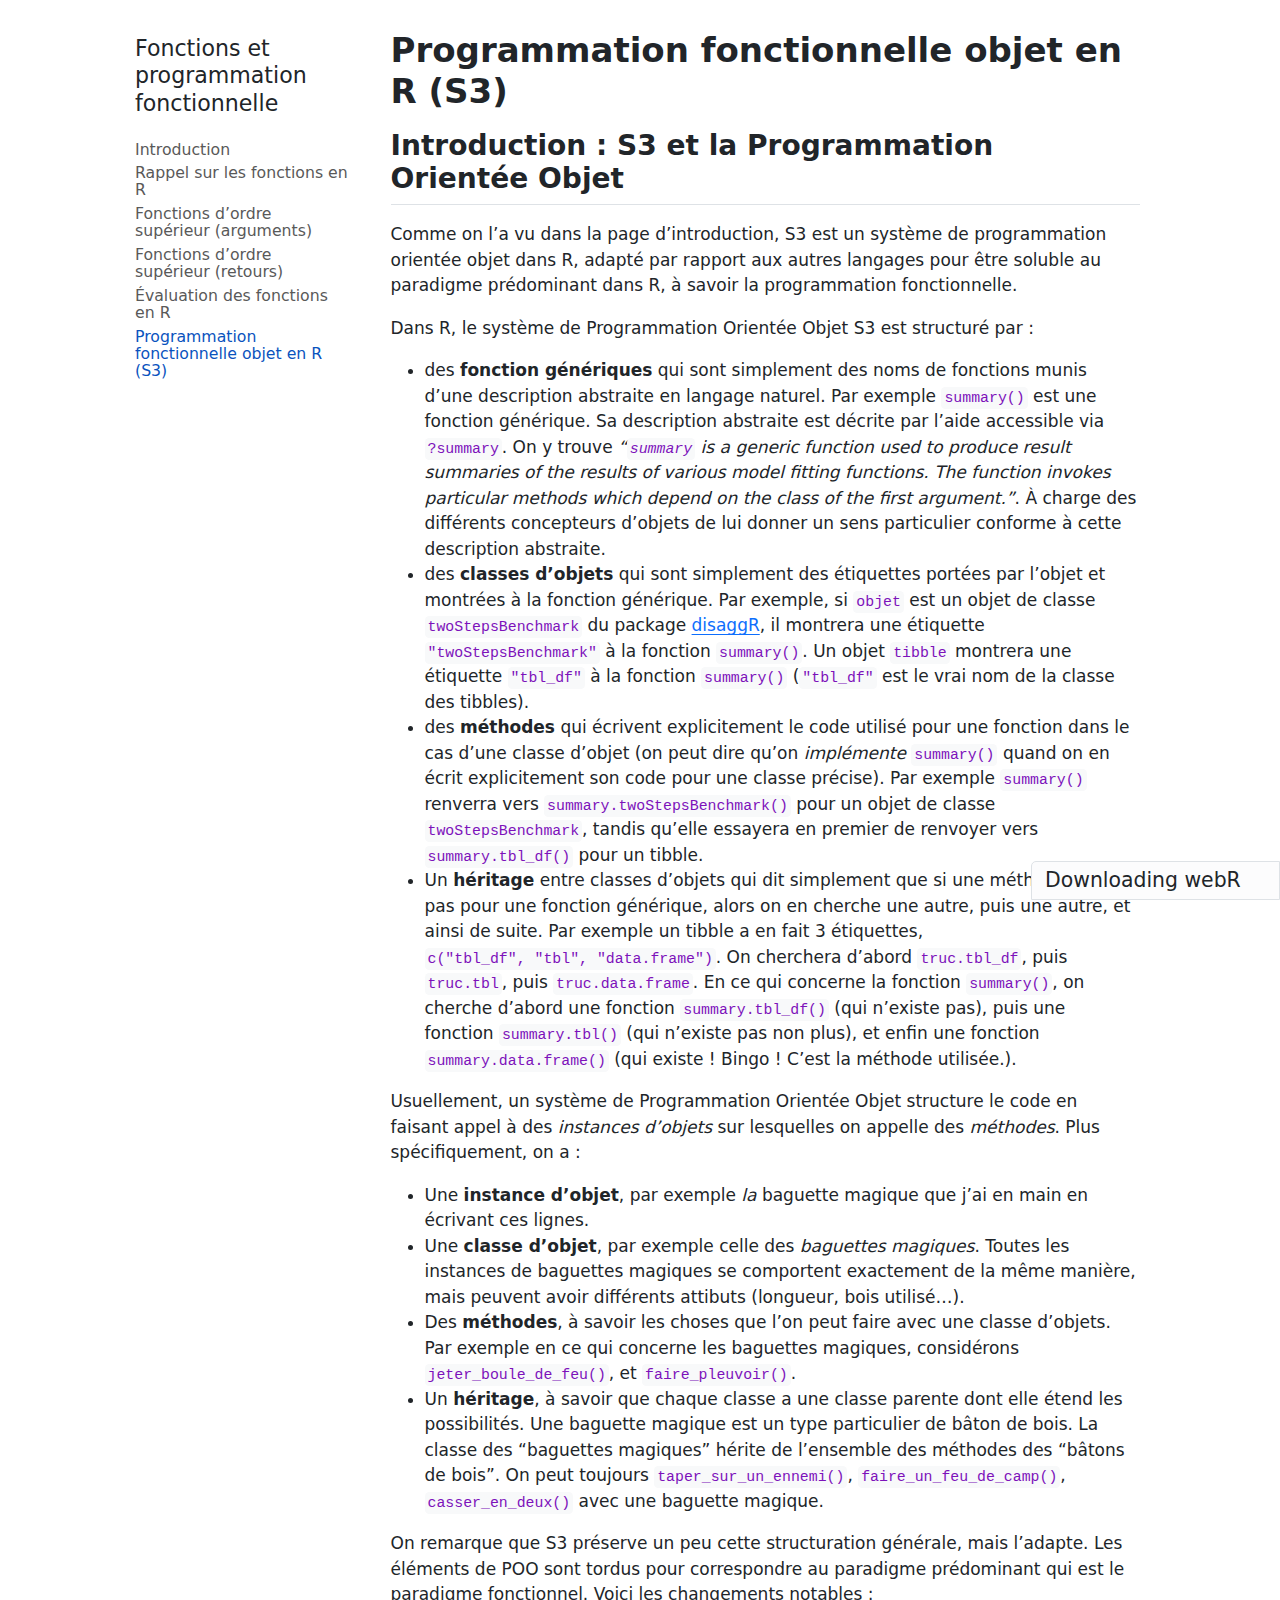
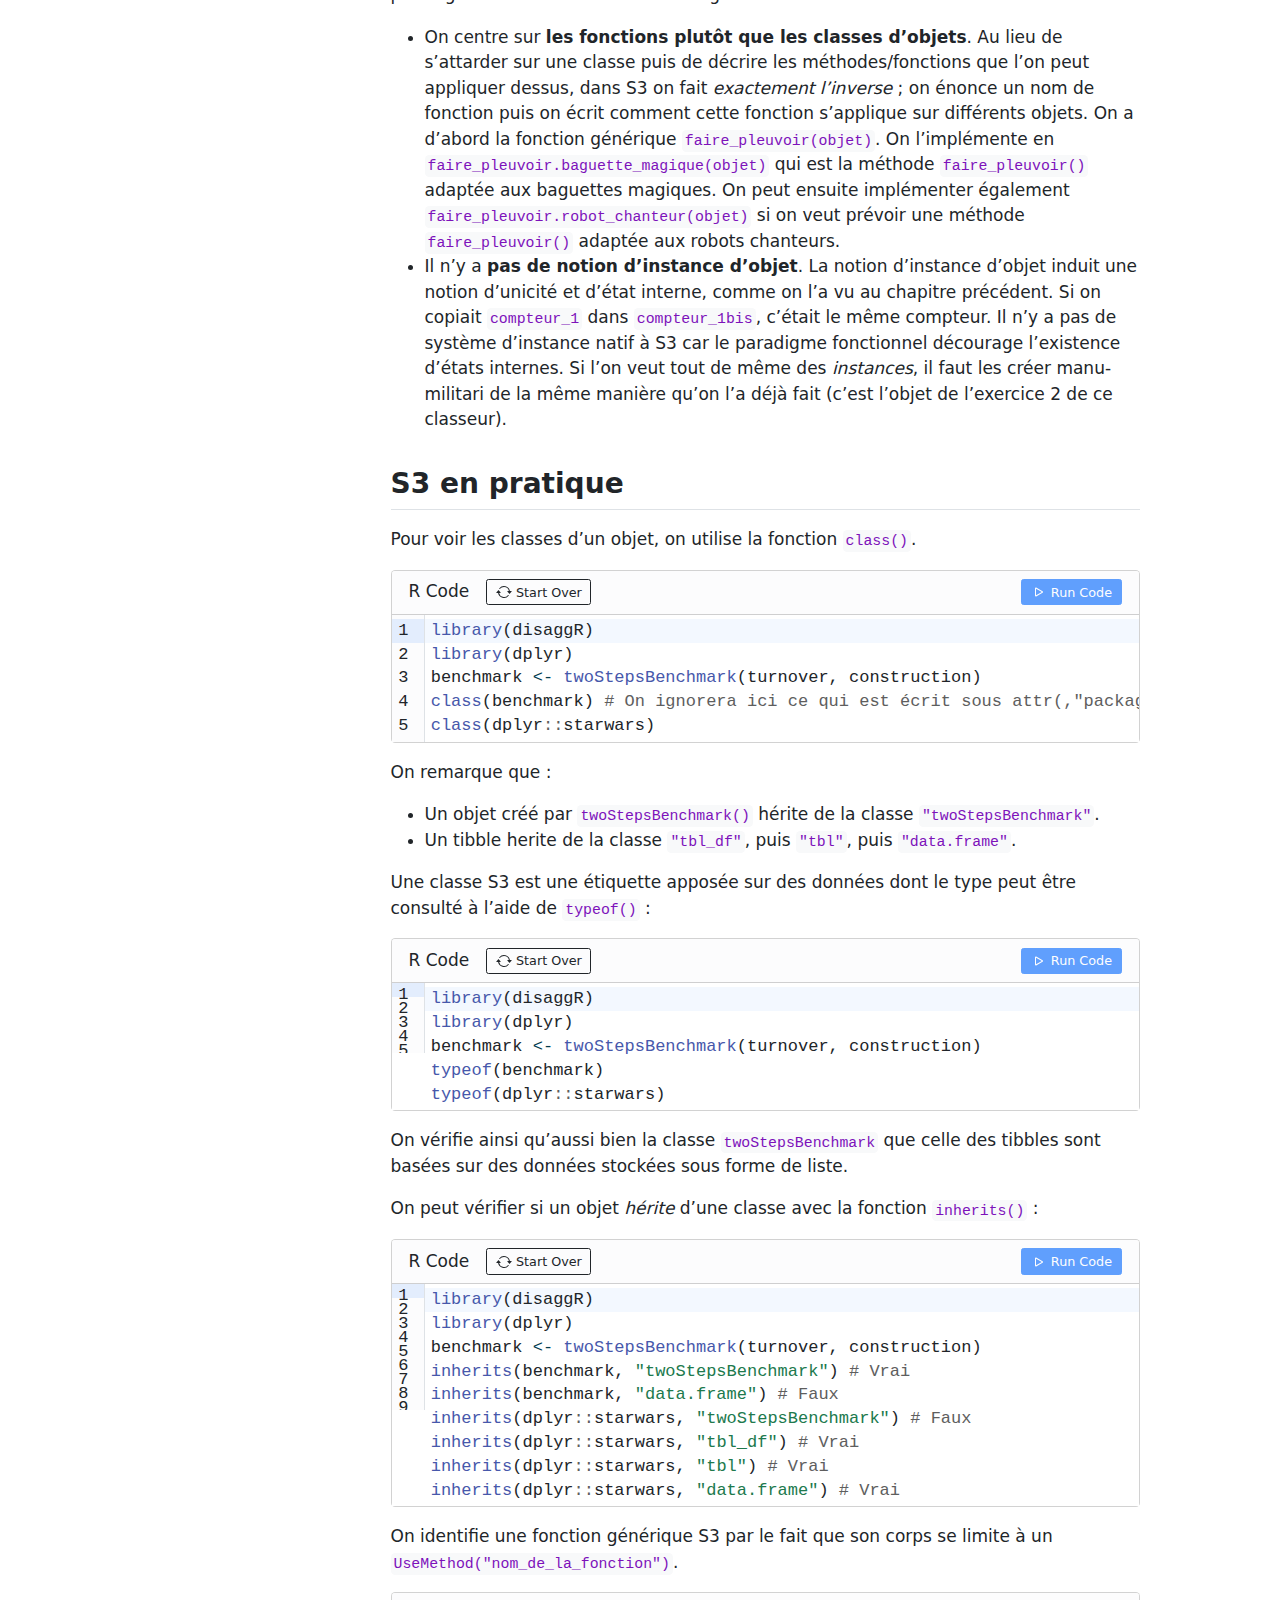
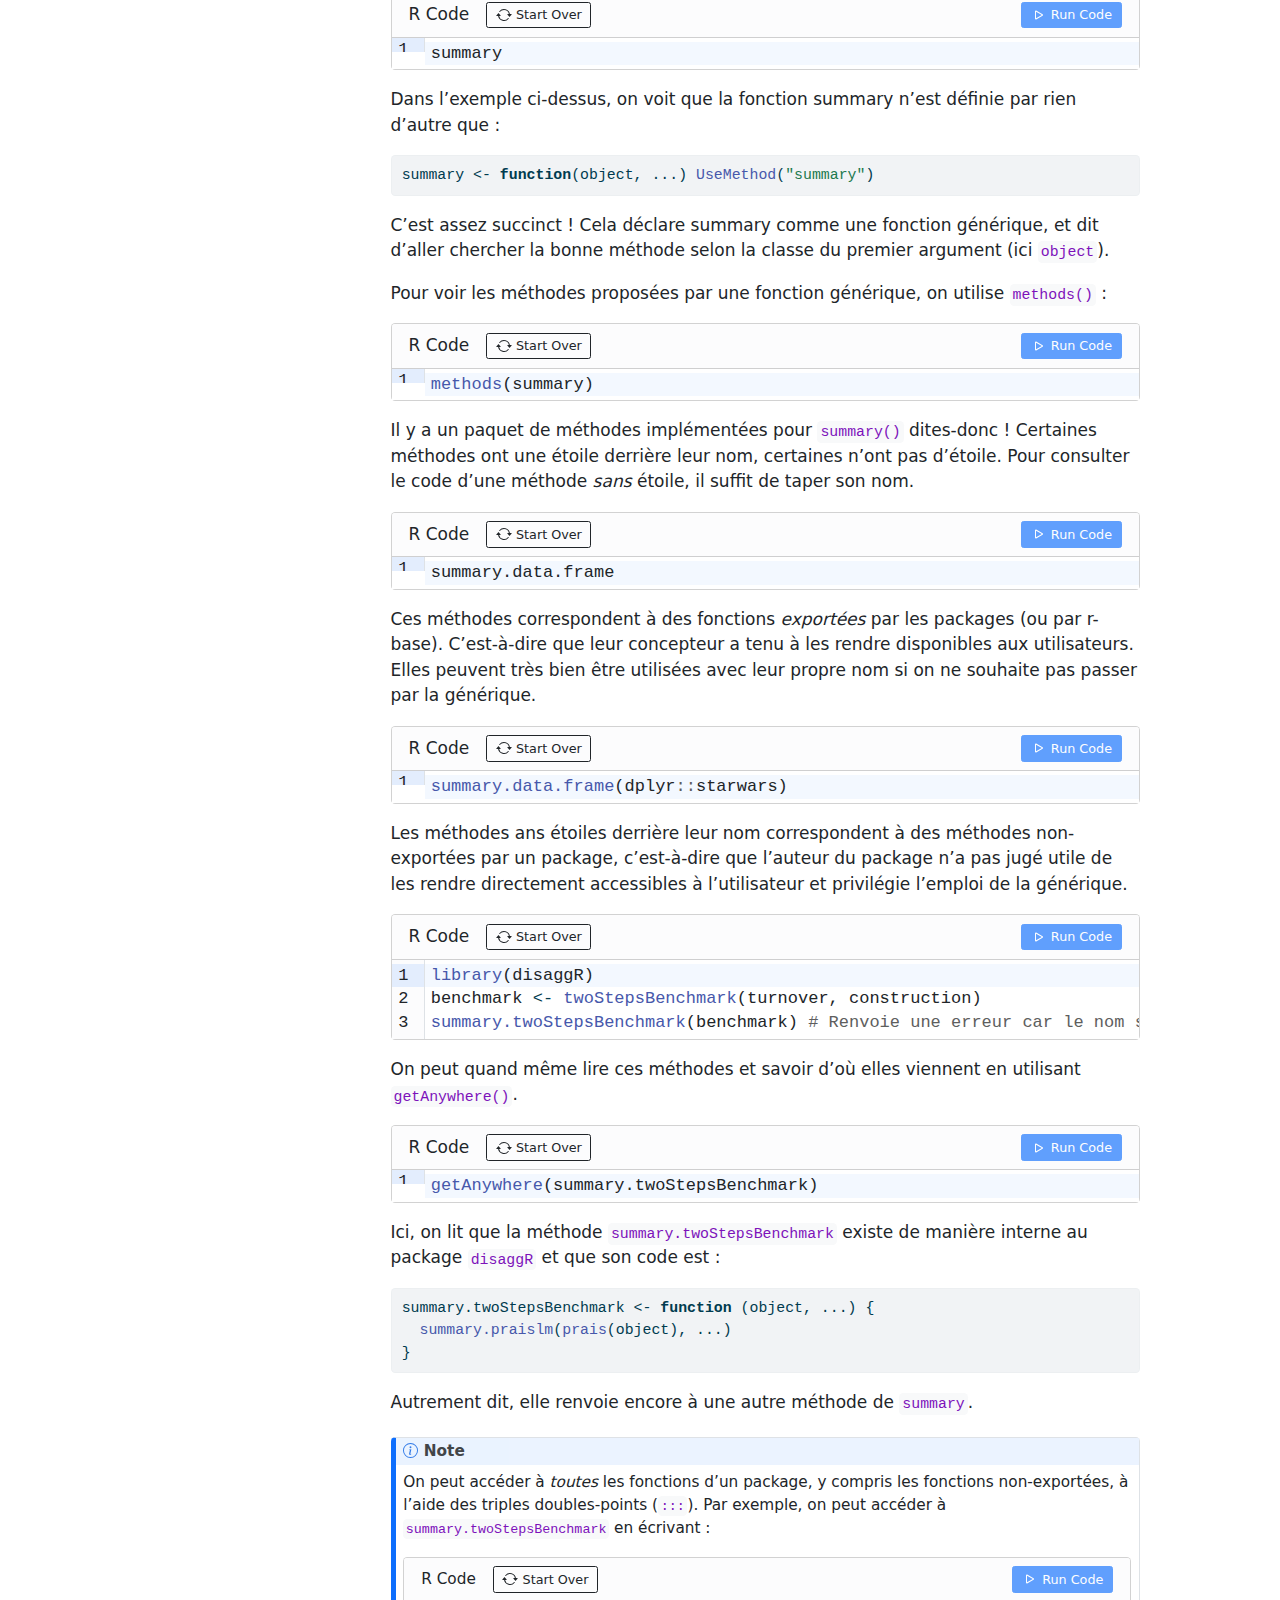
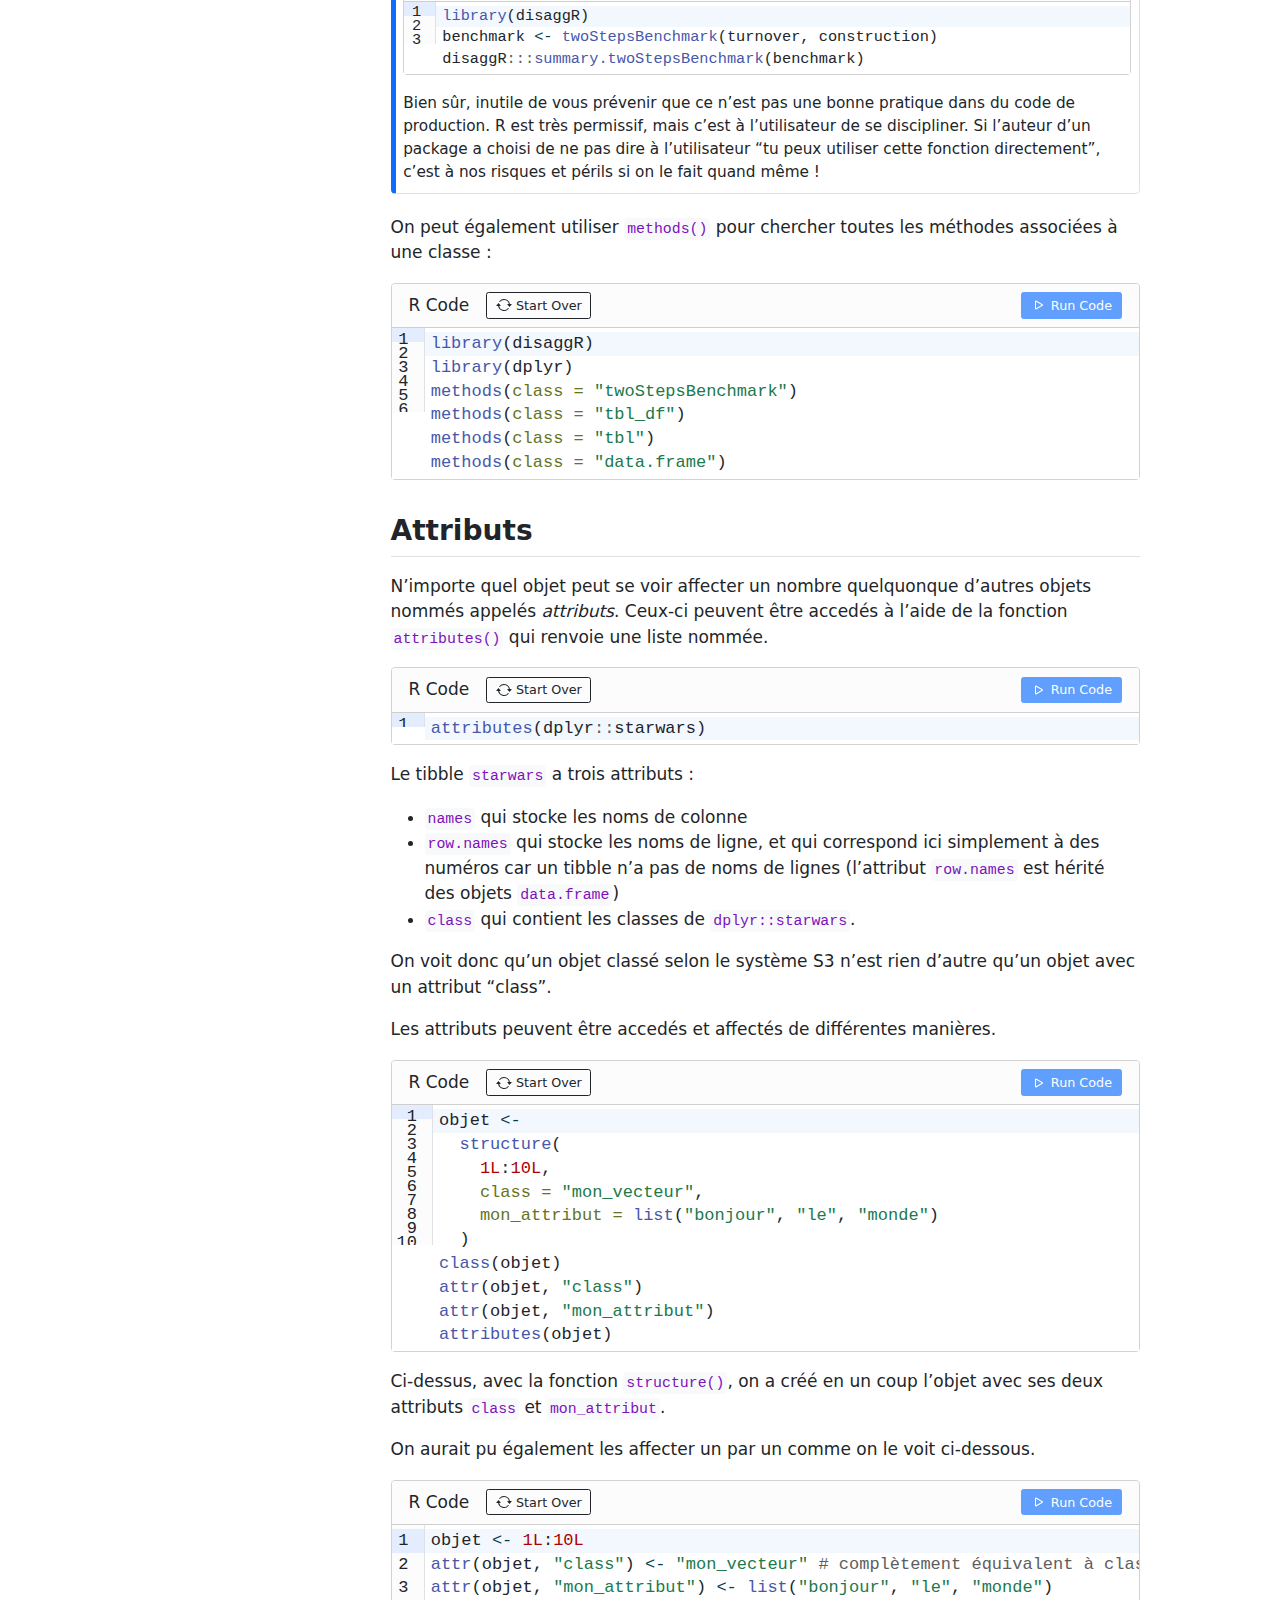
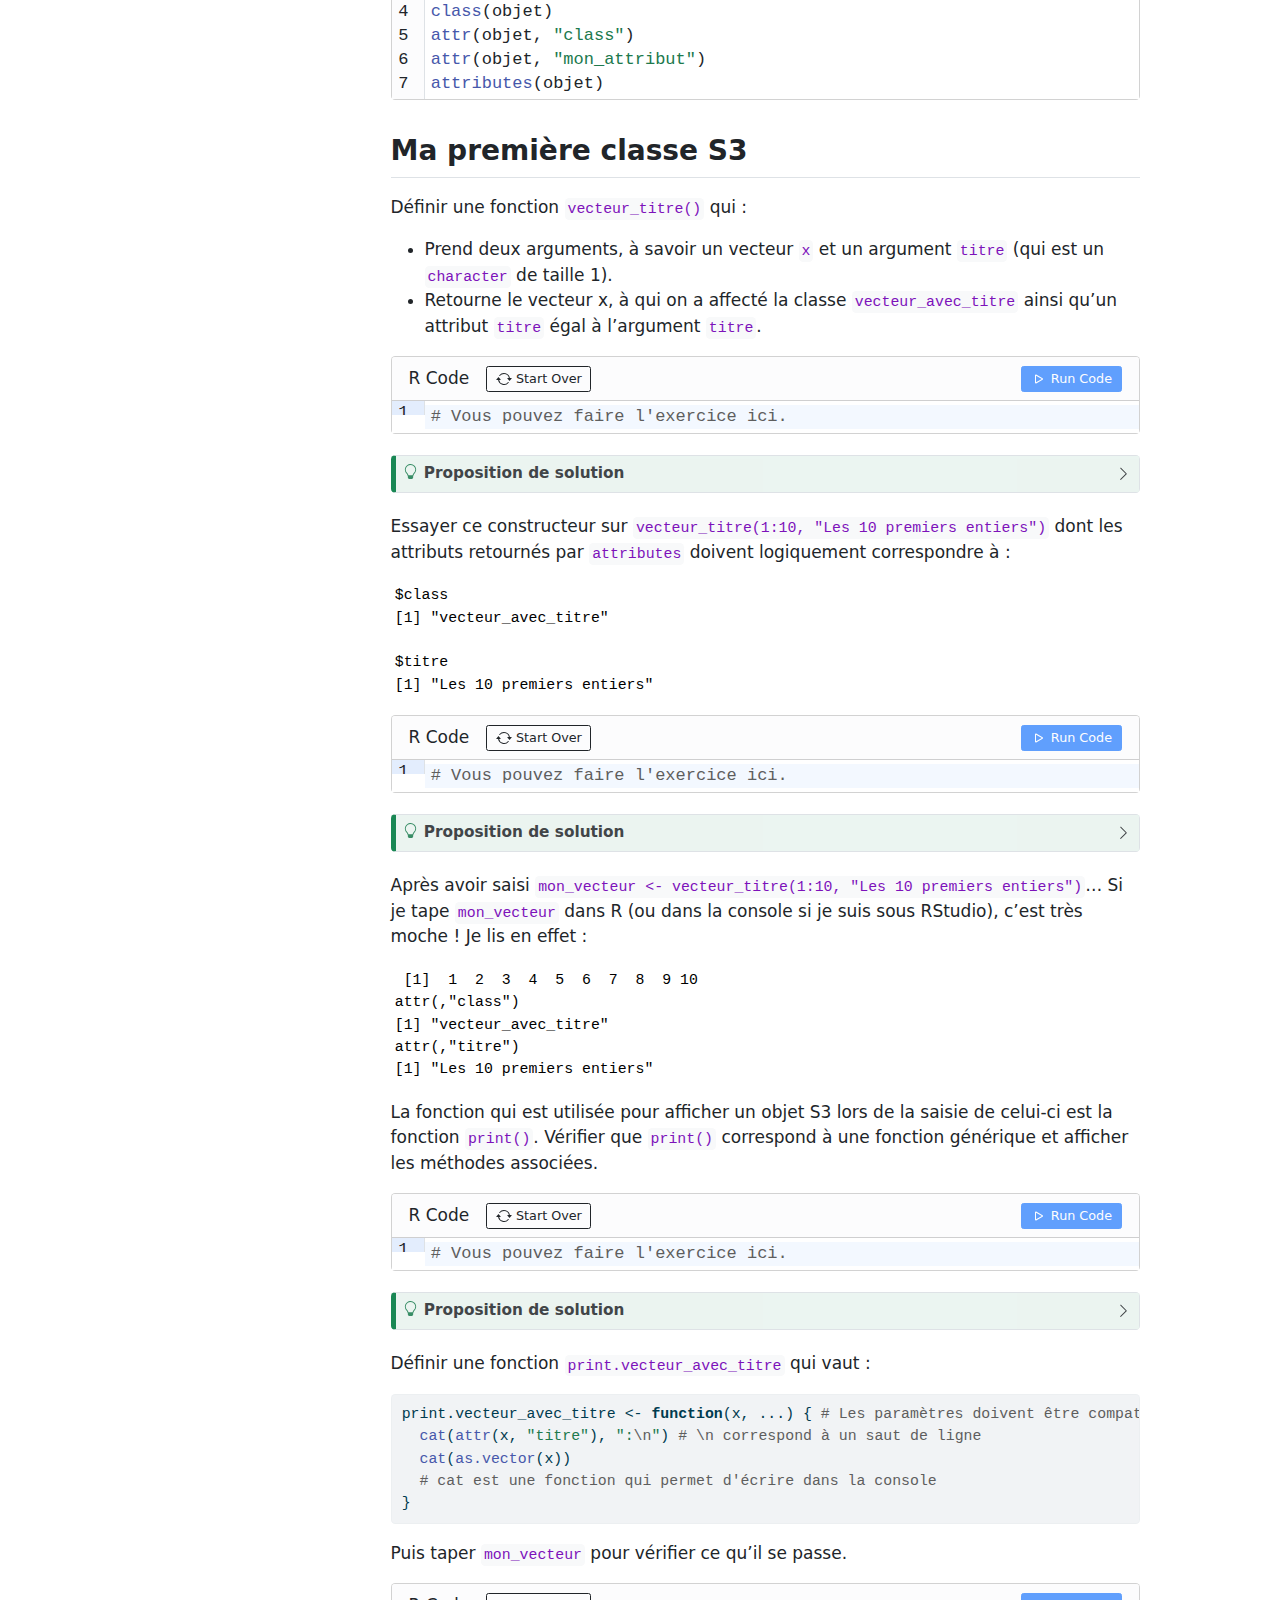
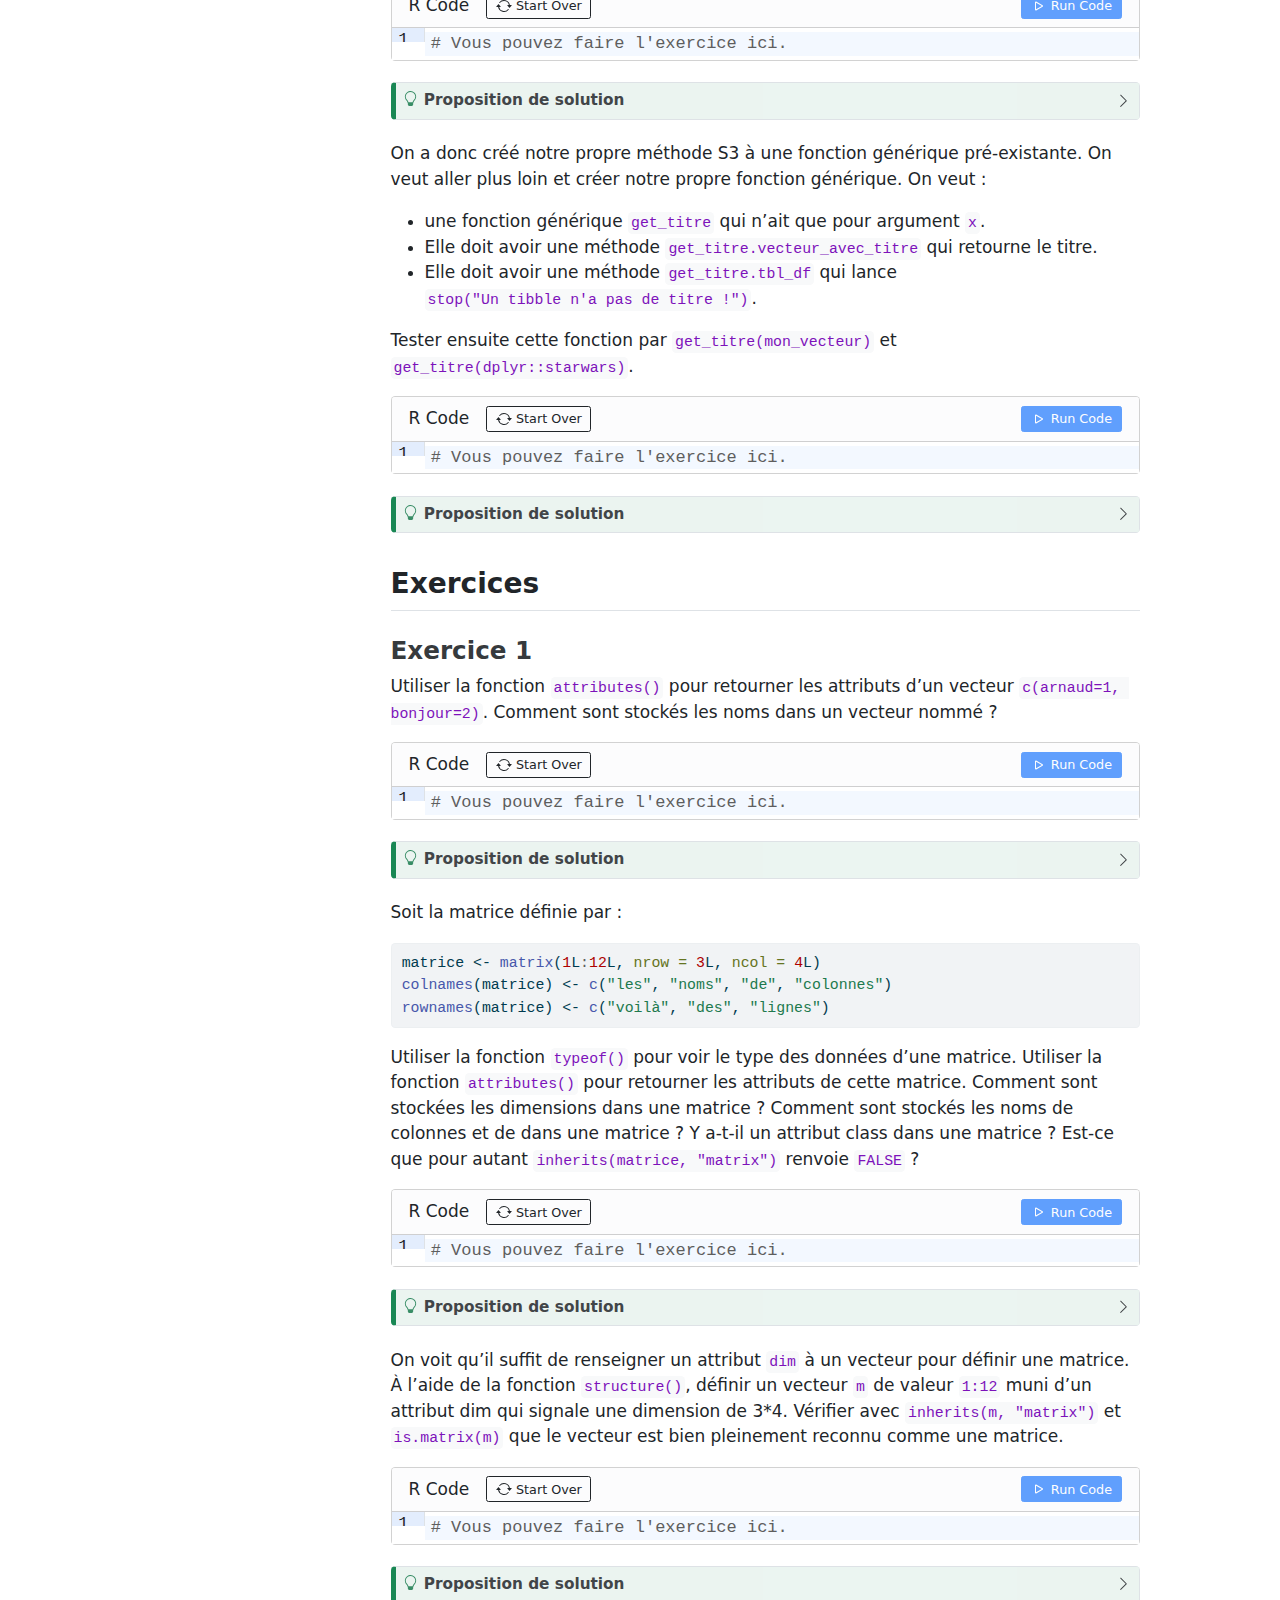
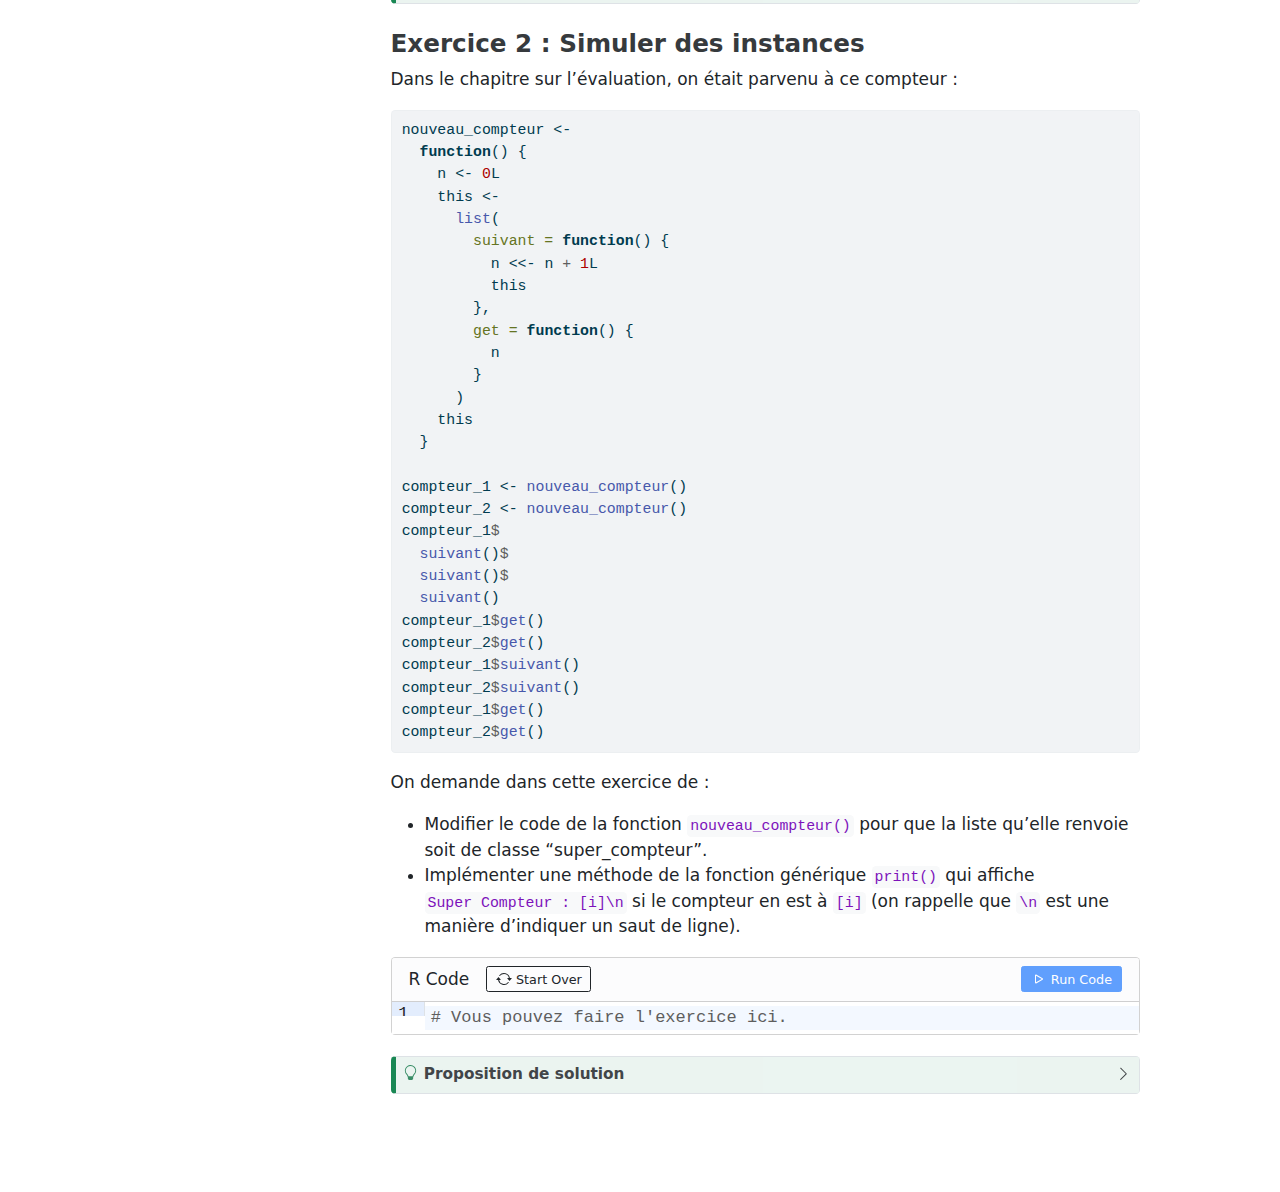
<file: poo_s3.html>
<!DOCTYPE html>
<html xmlns="http://www.w3.org/1999/xhtml" lang="en" xml:lang="en"><head>

<meta charset="utf-8">
<meta name="generator" content="quarto-1.5.56">

<meta name="viewport" content="width=device-width, initial-scale=1.0, user-scalable=yes">


<title>Programmation fonctionnelle objet en R (S3) – Fonctions et programmation fonctionnelle</title>
<style>
code{white-space: pre-wrap;}
span.smallcaps{font-variant: small-caps;}
div.columns{display: flex; gap: min(4vw, 1.5em);}
div.column{flex: auto; overflow-x: auto;}
div.hanging-indent{margin-left: 1.5em; text-indent: -1.5em;}
ul.task-list{list-style: none;}
ul.task-list li input[type="checkbox"] {
  width: 0.8em;
  margin: 0 0.8em 0.2em -1em; /* quarto-specific, see https://github.com/quarto-dev/quarto-cli/issues/4556 */ 
  vertical-align: middle;
}
/* CSS for syntax highlighting */
pre > code.sourceCode { white-space: pre; position: relative; }
pre > code.sourceCode > span { line-height: 1.25; }
pre > code.sourceCode > span:empty { height: 1.2em; }
.sourceCode { overflow: visible; }
code.sourceCode > span { color: inherit; text-decoration: inherit; }
div.sourceCode { margin: 1em 0; }
pre.sourceCode { margin: 0; }
@media screen {
div.sourceCode { overflow: auto; }
}
@media print {
pre > code.sourceCode { white-space: pre-wrap; }
pre > code.sourceCode > span { display: inline-block; text-indent: -5em; padding-left: 5em; }
}
pre.numberSource code
  { counter-reset: source-line 0; }
pre.numberSource code > span
  { position: relative; left: -4em; counter-increment: source-line; }
pre.numberSource code > span > a:first-child::before
  { content: counter(source-line);
    position: relative; left: -1em; text-align: right; vertical-align: baseline;
    border: none; display: inline-block;
    -webkit-touch-callout: none; -webkit-user-select: none;
    -khtml-user-select: none; -moz-user-select: none;
    -ms-user-select: none; user-select: none;
    padding: 0 4px; width: 4em;
  }
pre.numberSource { margin-left: 3em;  padding-left: 4px; }
div.sourceCode
  {   }
@media screen {
pre > code.sourceCode > span > a:first-child::before { text-decoration: underline; }
}
</style>


<script src="site_libs/quarto-nav/quarto-nav.js"></script>
<script src="site_libs/quarto-nav/headroom.min.js"></script>
<script src="site_libs/clipboard/clipboard.min.js"></script>
<script src="site_libs/quarto-search/autocomplete.umd.js"></script>
<script src="site_libs/quarto-search/fuse.min.js"></script>
<script src="site_libs/quarto-search/quarto-search.js"></script>
<meta name="quarto:offset" content="./">
<script src="site_libs/quarto-html/quarto.js"></script>
<script src="site_libs/quarto-html/popper.min.js"></script>
<script src="site_libs/quarto-html/tippy.umd.min.js"></script>
<script src="site_libs/quarto-html/anchor.min.js"></script>
<link href="site_libs/quarto-html/tippy.css" rel="stylesheet">
<link href="site_libs/quarto-html/quarto-syntax-highlighting.css" rel="stylesheet" id="quarto-text-highlighting-styles">
<script src="site_libs/bootstrap/bootstrap.min.js"></script>
<link href="site_libs/bootstrap/bootstrap-icons.css" rel="stylesheet">
<link href="site_libs/bootstrap/bootstrap.min.css" rel="stylesheet" id="quarto-bootstrap" data-mode="light">
<script src="site_libs/quarto-contrib/live-runtime/live-runtime.js" type="module"></script>
<link href="site_libs/quarto-contrib/live-runtime/live-runtime.css" rel="stylesheet">
<link href="site_libs/quarto-contrib/alpine-3.12/buttons.css" rel="stylesheet">
<script id="quarto-search-options" type="application/json">{
  "location": "sidebar",
  "copy-button": false,
  "collapse-after": 3,
  "panel-placement": "start",
  "type": "textbox",
  "limit": 50,
  "keyboard-shortcut": [
    "f",
    "/",
    "s"
  ],
  "show-item-context": false,
  "language": {
    "search-no-results-text": "No results",
    "search-matching-documents-text": "matching documents",
    "search-copy-link-title": "Copy link to search",
    "search-hide-matches-text": "Hide additional matches",
    "search-more-match-text": "more match in this document",
    "search-more-matches-text": "more matches in this document",
    "search-clear-button-title": "Clear",
    "search-text-placeholder": "",
    "search-detached-cancel-button-title": "Cancel",
    "search-submit-button-title": "Submit",
    "search-label": "Search"
  }
}</script>
<script type="module" src="site_libs/quarto-ojs/quarto-ojs-runtime.js"></script>
<link href="site_libs/quarto-ojs/quarto-ojs.css" rel="stylesheet">


</head>

<body class="nav-sidebar floating fullcontent">

<div id="quarto-search-results"></div>
  <header id="quarto-header" class="headroom fixed-top">
  <nav class="quarto-secondary-nav">
    <div class="container-fluid d-flex">
      <button type="button" class="quarto-btn-toggle btn" data-bs-toggle="collapse" role="button" data-bs-target=".quarto-sidebar-collapse-item" aria-controls="quarto-sidebar" aria-expanded="false" aria-label="Toggle sidebar navigation" onclick="if (window.quartoToggleHeadroom) { window.quartoToggleHeadroom(); }">
        <i class="bi bi-layout-text-sidebar-reverse"></i>
      </button>
        <nav class="quarto-page-breadcrumbs" aria-label="breadcrumb"><ol class="breadcrumb"><li class="breadcrumb-item"><a href="./poo_s3.html">Programmation fonctionnelle objet en R (S3)</a></li></ol></nav>
        <a class="flex-grow-1" role="navigation" data-bs-toggle="collapse" data-bs-target=".quarto-sidebar-collapse-item" aria-controls="quarto-sidebar" aria-expanded="false" aria-label="Toggle sidebar navigation" onclick="if (window.quartoToggleHeadroom) { window.quartoToggleHeadroom(); }">      
        </a>
    </div>
  </nav>
</header>
<!-- content -->
<div id="quarto-content" class="quarto-container page-columns page-rows-contents page-layout-article">
<!-- sidebar -->
  <nav id="quarto-sidebar" class="sidebar collapse collapse-horizontal quarto-sidebar-collapse-item sidebar-navigation floating overflow-auto">
    <div class="pt-lg-2 mt-2 text-left sidebar-header">
    <div class="sidebar-title mb-0 py-0">
      <a href="./">Fonctions et programmation fonctionnelle</a> 
    </div>
      </div>
    <div class="sidebar-menu-container"> 
    <ul class="list-unstyled mt-1">
        <li class="sidebar-item">
  <div class="sidebar-item-container"> 
  <a href="./index.html" class="sidebar-item-text sidebar-link">
 <span class="menu-text">Introduction</span></a>
  </div>
</li>
        <li class="sidebar-item">
  <div class="sidebar-item-container"> 
  <a href="./fonctions.html" class="sidebar-item-text sidebar-link">
 <span class="menu-text">Rappel sur les fonctions en R</span></a>
  </div>
</li>
        <li class="sidebar-item">
  <div class="sidebar-item-container"> 
  <a href="./fonctions_ordre_superieur_1.html" class="sidebar-item-text sidebar-link">
 <span class="menu-text">Fonctions d’ordre supérieur (arguments)</span></a>
  </div>
</li>
        <li class="sidebar-item">
  <div class="sidebar-item-container"> 
  <a href="./fonctions_ordre_superieur_2.html" class="sidebar-item-text sidebar-link">
 <span class="menu-text">Fonctions d’ordre supérieur (retours)</span></a>
  </div>
</li>
        <li class="sidebar-item">
  <div class="sidebar-item-container"> 
  <a href="./evaluation.html" class="sidebar-item-text sidebar-link">
 <span class="menu-text">Évaluation des fonctions en R</span></a>
  </div>
</li>
        <li class="sidebar-item">
  <div class="sidebar-item-container"> 
  <a href="./poo_s3.html" class="sidebar-item-text sidebar-link active">
 <span class="menu-text">Programmation fonctionnelle objet en R (S3)</span></a>
  </div>
</li>
    </ul>
    </div>
</nav>
<div id="quarto-sidebar-glass" class="quarto-sidebar-collapse-item" data-bs-toggle="collapse" data-bs-target=".quarto-sidebar-collapse-item"></div>
<!-- margin-sidebar -->
    
<!-- main -->
<main class="content" id="quarto-document-content">

<header id="title-block-header" class="quarto-title-block default">
<div class="quarto-title">
<h1 class="title">Programmation fonctionnelle objet en R (S3)</h1>
</div>



<div class="quarto-title-meta">

    
  
    
  </div>
  


</header>


<section id="introduction-s3-et-la-programmation-orientée-objet" class="level2">
<h2 class="anchored" data-anchor-id="introduction-s3-et-la-programmation-orientée-objet">Introduction : S3 et la Programmation Orientée Objet</h2>
<p>Comme on l’a vu dans la page d’introduction, S3 est un système de programmation orientée objet dans R, adapté par rapport aux autres langages pour être soluble au paradigme prédominant dans R, à savoir la programmation fonctionnelle.</p>
<p>Dans R, le système de Programmation Orientée Objet S3 est structuré par&nbsp;:</p>
<ul>
<li>des <strong>fonction génériques</strong> qui sont simplement des noms de fonctions munis d’une description abstraite en langage naturel. Par exemple <code>summary()</code> est une fonction générique. Sa description abstraite est décrite par l’aide accessible via <code>?summary</code>. On y trouve <em>“<code>summary</code> is a generic function used to produce result summaries of the results of various model fitting functions. The function invokes particular methods which depend on the class of the first argument.”</em>. À charge des différents concepteurs d’objets de lui donner un sens particulier conforme à cette description abstraite.</li>
<li>des <strong>classes d’objets</strong> qui sont simplement des étiquettes portées par l’objet et montrées à la fonction générique. Par exemple, si <code>objet</code> est un objet de classe <code>twoStepsBenchmark</code> du package <a href="https://github.com/InseeFr/disaggR">disaggR</a>, il montrera une étiquette <code>"twoStepsBenchmark"</code> à la fonction <code>summary()</code>. Un objet <code>tibble</code> montrera une étiquette <code>"tbl_df"</code> à la fonction <code>summary()</code> (<code>"tbl_df"</code> est le vrai nom de la classe des tibbles).</li>
<li>des <strong>méthodes</strong> qui écrivent explicitement le code utilisé pour une fonction dans le cas d’une classe d’objet (on peut dire qu’on <em>implémente</em> <code>summary()</code> quand on en écrit explicitement son code pour une classe précise). Par exemple <code>summary()</code> renverra vers <code>summary.twoStepsBenchmark()</code> pour un objet de classe <code>twoStepsBenchmark</code>, tandis qu’elle essayera en premier de renvoyer vers <code>summary.tbl_df()</code> pour un tibble.</li>
<li>Un <strong>héritage</strong> entre classes d’objets qui dit simplement que si une méthode n’existe pas pour une fonction générique, alors on en cherche une autre, puis une autre, et ainsi de suite. Par exemple un tibble a en fait 3 étiquettes, <code>c("tbl_df", "tbl", "data.frame")</code>. On cherchera d’abord <code>truc.tbl_df</code>, puis <code>truc.tbl</code>, puis <code>truc.data.frame</code>. En ce qui concerne la fonction <code>summary()</code>, on cherche d’abord une fonction <code>summary.tbl_df()</code> (qui n’existe pas), puis une fonction <code>summary.tbl()</code> (qui n’existe pas non plus), et enfin une fonction <code>summary.data.frame()</code> (qui existe&nbsp;! Bingo&nbsp;! C’est la méthode utilisée.).</li>
</ul>
<p>Usuellement, un système de Programmation Orientée Objet structure le code en faisant appel à des <em>instances d’objets</em> sur lesquelles on appelle des <em>méthodes</em>. Plus spécifiquement, on a&nbsp;:</p>
<ul>
<li>Une <strong>instance d’objet</strong>, par exemple <em>la</em> baguette magique que j’ai en main en écrivant ces lignes.</li>
<li>Une <strong>classe d’objet</strong>, par exemple celle des <em>baguettes magiques</em>. Toutes les instances de baguettes magiques se comportent exactement de la même manière, mais peuvent avoir différents attibuts (longueur, bois utilisé…).</li>
<li>Des <strong>méthodes</strong>, à savoir les choses que l’on peut faire avec une classe d’objets. Par exemple en ce qui concerne les baguettes magiques, considérons <code>jeter_boule_de_feu()</code>, et <code>faire_pleuvoir()</code>.</li>
<li>Un <strong>héritage</strong>, à savoir que chaque classe a une classe parente dont elle étend les possibilités. Une baguette magique est un type particulier de bâton de bois. La classe des “baguettes magiques” hérite de l’ensemble des méthodes des “bâtons de bois”. On peut toujours <code>taper_sur_un_ennemi()</code>, <code>faire_un_feu_de_camp()</code>, <code>casser_en_deux()</code> avec une baguette magique.</li>
</ul>
<p>On remarque que S3 préserve un peu cette structuration générale, mais l’adapte. Les éléments de POO sont tordus pour correspondre au paradigme prédominant qui est le paradigme fonctionnel. Voici les changements notables&nbsp;:</p>
<ul>
<li>On centre sur <strong>les fonctions plutôt que les classes d’objets</strong>. Au lieu de s’attarder sur une classe puis de décrire les méthodes/fonctions que l’on peut appliquer dessus, dans S3 on fait <em>exactement l’inverse</em>&nbsp;; on énonce un nom de fonction puis on écrit comment cette fonction s’applique sur différents objets. On a d’abord la fonction générique <code>faire_pleuvoir(objet)</code>. On l’implémente en <code>faire_pleuvoir.baguette_magique(objet)</code> qui est la méthode <code>faire_pleuvoir()</code> adaptée aux baguettes magiques. On peut ensuite implémenter également <code>faire_pleuvoir.robot_chanteur(objet)</code> si on veut prévoir une méthode <code>faire_pleuvoir()</code> adaptée aux robots chanteurs.</li>
<li>Il n’y a <strong>pas de notion d’instance d’objet</strong>. La notion d’instance d’objet induit une notion d’unicité et d’état interne, comme on l’a vu au chapitre précédent. Si on copiait <code>compteur_1</code> dans <code>compteur_1bis</code>, c’était le même compteur. Il n’y a pas de système d’instance natif à S3 car le paradigme fonctionnel décourage l’existence d’états internes. Si l’on veut tout de même des <em>instances</em>, il faut les créer manu-militari de la même manière qu’on l’a déjà fait (c’est l’objet de l’exercice 2 de ce classeur).</li>
</ul>
</section>
<section id="s3-en-pratique" class="level2">
<h2 class="anchored" data-anchor-id="s3-en-pratique">S3 en pratique</h2>
<p>Pour voir les classes d’un objet, on utilise la fonction <code>class()</code>.</p>
<div>
<div id="webr-1">

</div>
<script type="webr-1-contents">
[base64]
</script>
</div>
<p>On remarque que&nbsp;:</p>
<ul>
<li>Un objet créé par <code>twoStepsBenchmark()</code> hérite de la classe <code>"twoStepsBenchmark"</code>.</li>
<li>Un tibble herite de la classe <code>"tbl_df"</code>, puis <code>"tbl"</code>, puis <code>"data.frame"</code>.</li>
</ul>
<p>Une classe S3 est une étiquette apposée sur des données dont le type peut être consulté à l’aide de <code>typeof()</code>&nbsp;:</p>
<div>
<div id="webr-2">

</div>
<script type="webr-2-contents">
[base64]
</script>
</div>
<p>On vérifie ainsi qu’aussi bien la classe <code>twoStepsBenchmark</code> que celle des tibbles sont basées sur des données stockées sous forme de liste.</p>
<p>On peut vérifier si un objet <em>hérite</em> d’une classe avec la fonction <code>inherits()</code>&nbsp;:</p>
<div>
<div id="webr-3">

</div>
<script type="webr-3-contents">
[base64]
</script>
</div>
<p>On identifie une fonction générique S3 par le fait que son corps se limite à un <code>UseMethod("nom_de_la_fonction")</code>.</p>
<div>
<div id="webr-4">

</div>
<script type="webr-4-contents">
eyJjb2RlIjoic3VtbWFyeSIsImF0dHIiOnsiYXV0b3J1biI6ZmFsc2UsImVkaXQiOnRydWUsImV2YWwiOnRydWUsImNvbXBsZXRpb24iOnRydWV9fQ==
</script>
</div>
<p>Dans l’exemple ci-dessus, on voit que la fonction summary n’est définie par rien d’autre que&nbsp;:</p>
<div class="cell">
<div class="sourceCode cell-code" id="cb1"><pre class="sourceCode r code-with-copy"><code class="sourceCode r"><span id="cb1-1"><a href="#cb1-1" aria-hidden="true" tabindex="-1"></a>summary <span class="ot">&lt;-</span> <span class="cf">function</span>(object, ...) <span class="fu">UseMethod</span>(<span class="st">"summary"</span>)</span></code><button title="Copy to Clipboard" class="code-copy-button"><i class="bi"></i></button></pre></div>
</div>
<p>C’est assez succinct&nbsp;! Cela déclare summary comme une fonction générique, et dit d’aller chercher la bonne méthode selon la classe du premier argument (ici <code>object</code>).</p>
<p>Pour voir les méthodes proposées par une fonction générique, on utilise <code>methods()</code>&nbsp;:</p>
<div>
<div id="webr-5">

</div>
<script type="webr-5-contents">
eyJjb2RlIjoibWV0aG9kcyhzdW1tYXJ5KSIsImF0dHIiOnsiYXV0b3J1biI6ZmFsc2UsImVkaXQiOnRydWUsImV2YWwiOnRydWUsImNvbXBsZXRpb24iOnRydWV9fQ==
</script>
</div>
<p>Il y a un paquet de méthodes implémentées pour <code>summary()</code> dites-donc&nbsp;! Certaines méthodes ont une étoile derrière leur nom, certaines n’ont pas d’étoile. Pour consulter le code d’une méthode <em>sans</em> étoile, il suffit de taper son nom.</p>
<div>
<div id="webr-6">

</div>
<script type="webr-6-contents">
eyJjb2RlIjoic3VtbWFyeS5kYXRhLmZyYW1lIiwiYXR0ciI6eyJhdXRvcnVuIjpmYWxzZSwiZWRpdCI6dHJ1ZSwiZXZhbCI6dHJ1ZSwiY29tcGxldGlvbiI6dHJ1ZX19
</script>
</div>
<p>Ces méthodes correspondent à des fonctions <em>exportées</em> par les packages (ou par r-base). C’est-à-dire que leur concepteur a tenu à les rendre disponibles aux utilisateurs. Elles peuvent très bien être utilisées avec leur propre nom si on ne souhaite pas passer par la générique.</p>
<div>
<div id="webr-7">

</div>
<script type="webr-7-contents">
eyJjb2RlIjoic3VtbWFyeS5kYXRhLmZyYW1lKGRwbHlyOjpzdGFyd2FycykiLCJhdHRyIjp7ImF1dG9ydW4iOmZhbHNlLCJlZGl0Ijp0cnVlLCJldmFsIjp0cnVlLCJjb21wbGV0aW9uIjp0cnVlfX0=
</script>
</div>
<p>Les méthodes ans étoiles derrière leur nom correspondent à des méthodes non-exportées par un package, c’est-à-dire que l’auteur du package n’a pas jugé utile de les rendre directement accessibles à l’utilisateur et privilégie l’emploi de la générique.</p>
<div>
<div id="webr-8">

</div>
<script type="webr-8-contents">
[base64]
</script>
</div>
<p>On peut quand même lire ces méthodes et savoir d’où elles viennent en utilisant <code>getAnywhere()</code>.</p>
<div>
<div id="webr-9">

</div>
<script type="webr-9-contents">
eyJjb2RlIjoiZ2V0QW55d2hlcmUoc3VtbWFyeS50d29TdGVwc0JlbmNobWFyaykiLCJhdHRyIjp7ImF1dG9ydW4iOmZhbHNlLCJlZGl0Ijp0cnVlLCJldmFsIjp0cnVlLCJjb21wbGV0aW9uIjp0cnVlfX0=
</script>
</div>
<p>Ici, on lit que la méthode <code>summary.twoStepsBenchmark</code> existe de manière interne au package <code>disaggR</code> et que son code est&nbsp;:</p>
<div class="cell">
<div class="sourceCode cell-code" id="cb2"><pre class="sourceCode r code-with-copy"><code class="sourceCode r"><span id="cb2-1"><a href="#cb2-1" aria-hidden="true" tabindex="-1"></a>summary.twoStepsBenchmark <span class="ot">&lt;-</span> <span class="cf">function</span> (object, ...) {</span>
<span id="cb2-2"><a href="#cb2-2" aria-hidden="true" tabindex="-1"></a>  <span class="fu">summary.praislm</span>(<span class="fu">prais</span>(object), ...)</span>
<span id="cb2-3"><a href="#cb2-3" aria-hidden="true" tabindex="-1"></a>}</span></code><button title="Copy to Clipboard" class="code-copy-button"><i class="bi"></i></button></pre></div>
</div>
<p>Autrement dit, elle renvoie encore à une autre méthode de <code>summary</code>.</p>
<div class="callout callout-style-default callout-note callout-titled">
<div class="callout-header d-flex align-content-center">
<div class="callout-icon-container">
<i class="callout-icon"></i>
</div>
<div class="callout-title-container flex-fill">
Note
</div>
</div>
<div class="callout-body-container callout-body">
<p>On peut accéder à <em>toutes</em> les fonctions d’un package, y compris les fonctions non-exportées, à l’aide des triples doubles-points (<code>:::</code>). Par exemple, on peut accéder à <code>summary.twoStepsBenchmark</code> en écrivant&nbsp;:</p>
<div>
<div id="webr-10">

</div>
<script type="webr-10-contents">
[base64]
</script>
</div>
<p>Bien sûr, inutile de vous prévenir que ce n’est pas une bonne pratique dans du code de production. R est très permissif, mais c’est à l’utilisateur de se discipliner. Si l’auteur d’un package a choisi de ne pas dire à l’utilisateur “tu peux utiliser cette fonction directement”, c’est à nos risques et périls si on le fait quand même&nbsp;!</p>
</div>
</div>
<p>On peut également utiliser <code>methods()</code> pour chercher toutes les méthodes associées à une classe&nbsp;:</p>
<div>
<div id="webr-11">

</div>
<script type="webr-11-contents">
[base64]
</script>
</div>
</section>
<section id="attributs" class="level2">
<h2 class="anchored" data-anchor-id="attributs">Attributs</h2>
<p>N’importe quel objet peut se voir affecter un nombre quelquonque d’autres objets nommés appelés <em>attributs</em>. Ceux-ci peuvent être accedés à l’aide de la fonction <code>attributes()</code> qui renvoie une liste nommée.</p>
<div>
<div id="webr-12">

</div>
<script type="webr-12-contents">
eyJjb2RlIjoiYXR0cmlidXRlcyhkcGx5cjo6c3RhcndhcnMpIiwiYXR0ciI6eyJhdXRvcnVuIjpmYWxzZSwiZWRpdCI6dHJ1ZSwiZXZhbCI6dHJ1ZSwiY29tcGxldGlvbiI6dHJ1ZX19
</script>
</div>
<p>Le tibble <code>starwars</code> a trois attributs&nbsp;:</p>
<ul>
<li><code>names</code> qui stocke les noms de colonne</li>
<li><code>row.names</code> qui stocke les noms de ligne, et qui correspond ici simplement à des numéros car un tibble n’a pas de noms de lignes (l’attribut <code>row.names</code> est hérité des objets <code>data.frame</code>)</li>
<li><code>class</code> qui contient les classes de <code>dplyr::starwars</code>.</li>
</ul>
<p>On voit donc qu’un objet classé selon le système S3 n’est rien d’autre qu’un objet avec un attribut “class”.</p>
<p>Les attributs peuvent être accedés et affectés de différentes manières.</p>
<div>
<div id="webr-13">

</div>
<script type="webr-13-contents">
[base64]
</script>
</div>
<p>Ci-dessus, avec la fonction <code>structure()</code>, on a créé en un coup l’objet avec ses deux attributs <code>class</code> et <code>mon_attribut</code>.</p>
<p>On aurait pu également les affecter un par un comme on le voit ci-dessous.</p>
<div>
<div id="webr-14">

</div>
<script type="webr-14-contents">
[base64]
</script>
</div>
</section>
<section id="ma-première-classe-s3" class="level2">
<h2 class="anchored" data-anchor-id="ma-première-classe-s3">Ma première classe S3</h2>
<p>Définir une fonction <code>vecteur_titre()</code> qui&nbsp;:</p>
<ul>
<li>Prend deux arguments, à savoir un vecteur <code>x</code> et un argument <code>titre</code> (qui est un <code>character</code> de taille 1).</li>
<li>Retourne le vecteur x, à qui on a affecté la classe <code>vecteur_avec_titre</code> ainsi qu’un attribut <code>titre</code> égal à l’argument <code>titre</code>.</li>
</ul>
<div>
<div id="webr-15">

</div>
<script type="webr-15-contents">
eyJjb2RlIjoiIyBWb3VzIHBvdXZleiBmYWlyZSBsJ2V4ZXJjaWNlIGljaS4iLCJhdHRyIjp7ImF1dG9ydW4iOmZhbHNlLCJlZGl0Ijp0cnVlLCJldmFsIjp0cnVlLCJjb21wbGV0aW9uIjp0cnVlfX0=
</script>
</div>
<div class="callout callout-style-default callout-tip callout-titled">
<div class="callout-header d-flex align-content-center" data-bs-toggle="collapse" data-bs-target=".callout-2-contents" aria-controls="callout-2" aria-expanded="false" aria-label="Toggle callout">
<div class="callout-icon-container">
<i class="callout-icon"></i>
</div>
<div class="callout-title-container flex-fill">
Proposition de solution
</div>
<div class="callout-btn-toggle d-inline-block border-0 py-1 ps-1 pe-0 float-end"><i class="callout-toggle"></i></div>
</div>
<div id="callout-2" class="callout-2-contents callout-collapse collapse">
<div class="callout-body-container callout-body">
<div class="cell">
<div class="sourceCode cell-code" id="cb3"><pre class="sourceCode r code-with-copy"><code class="sourceCode r"><span id="cb3-1"><a href="#cb3-1" aria-hidden="true" tabindex="-1"></a>vecteur_titre <span class="ot">&lt;-</span> <span class="cf">function</span>(x, titre) {</span>
<span id="cb3-2"><a href="#cb3-2" aria-hidden="true" tabindex="-1"></a>  <span class="fu">structure</span>(x,</span>
<span id="cb3-3"><a href="#cb3-3" aria-hidden="true" tabindex="-1"></a>            <span class="at">class =</span> <span class="st">"vecteur_avec_titre"</span>,</span>
<span id="cb3-4"><a href="#cb3-4" aria-hidden="true" tabindex="-1"></a>            <span class="at">titre =</span> titre)</span>
<span id="cb3-5"><a href="#cb3-5" aria-hidden="true" tabindex="-1"></a>}</span></code><button title="Copy to Clipboard" class="code-copy-button"><i class="bi"></i></button></pre></div>
</div>
</div>
</div>
</div>
<p>Essayer ce constructeur sur <code>vecteur_titre(1:10, "Les 10 premiers entiers")</code> dont les attributs retournés par <code>attributes</code> doivent logiquement correspondre à&nbsp;:</p>
<div class="cell">
<div class="cell-output cell-output-stdout">
<pre><code>$class
[1] "vecteur_avec_titre"

$titre
[1] "Les 10 premiers entiers"</code></pre>
</div>
</div>
<div>
<div id="webr-16">

</div>
<script type="webr-16-contents">
eyJjb2RlIjoiIyBWb3VzIHBvdXZleiBmYWlyZSBsJ2V4ZXJjaWNlIGljaS4iLCJhdHRyIjp7ImF1dG9ydW4iOmZhbHNlLCJlZGl0Ijp0cnVlLCJldmFsIjp0cnVlLCJjb21wbGV0aW9uIjp0cnVlfX0=
</script>
</div>
<div class="callout callout-style-default callout-tip callout-titled">
<div class="callout-header d-flex align-content-center" data-bs-toggle="collapse" data-bs-target=".callout-3-contents" aria-controls="callout-3" aria-expanded="false" aria-label="Toggle callout">
<div class="callout-icon-container">
<i class="callout-icon"></i>
</div>
<div class="callout-title-container flex-fill">
Proposition de solution
</div>
<div class="callout-btn-toggle d-inline-block border-0 py-1 ps-1 pe-0 float-end"><i class="callout-toggle"></i></div>
</div>
<div id="callout-3" class="callout-3-contents callout-collapse collapse">
<div class="callout-body-container callout-body">
<div class="cell">
<div class="sourceCode cell-code" id="cb5"><pre class="sourceCode r code-with-copy"><code class="sourceCode r"><span id="cb5-1"><a href="#cb5-1" aria-hidden="true" tabindex="-1"></a>vecteur_titre <span class="ot">&lt;-</span> <span class="cf">function</span>(x, titre) {</span>
<span id="cb5-2"><a href="#cb5-2" aria-hidden="true" tabindex="-1"></a>  <span class="fu">structure</span>(x,</span>
<span id="cb5-3"><a href="#cb5-3" aria-hidden="true" tabindex="-1"></a>            <span class="at">class =</span> <span class="st">"vecteur_avec_titre"</span>,</span>
<span id="cb5-4"><a href="#cb5-4" aria-hidden="true" tabindex="-1"></a>            <span class="at">titre =</span> titre)</span>
<span id="cb5-5"><a href="#cb5-5" aria-hidden="true" tabindex="-1"></a>}</span>
<span id="cb5-6"><a href="#cb5-6" aria-hidden="true" tabindex="-1"></a>mon_vecteur <span class="ot">&lt;-</span> <span class="fu">vecteur_titre</span>(<span class="dv">1</span><span class="sc">:</span><span class="dv">10</span>, <span class="st">"Les 10 premiers entiers"</span>)</span>
<span id="cb5-7"><a href="#cb5-7" aria-hidden="true" tabindex="-1"></a><span class="fu">attributes</span>(mon_vecteur)</span></code><button title="Copy to Clipboard" class="code-copy-button"><i class="bi"></i></button></pre></div>
<div class="cell-output cell-output-stdout">
<pre><code>$class
[1] "vecteur_avec_titre"

$titre
[1] "Les 10 premiers entiers"</code></pre>
</div>
</div>
</div>
</div>
</div>
<p>Après avoir saisi <code>mon_vecteur &lt;- vecteur_titre(1:10, "Les 10 premiers entiers")</code>… Si je tape <code>mon_vecteur</code> dans R (ou dans la console si je suis sous RStudio), c’est très moche&nbsp;! Je lis en effet&nbsp;:</p>
<div class="cell">
<div class="cell-output cell-output-stdout">
<pre><code> [1]  1  2  3  4  5  6  7  8  9 10
attr(,"class")
[1] "vecteur_avec_titre"
attr(,"titre")
[1] "Les 10 premiers entiers"</code></pre>
</div>
</div>
<p>La fonction qui est utilisée pour afficher un objet S3 lors de la saisie de celui-ci est la fonction <code>print()</code>. Vérifier que <code>print()</code> correspond à une fonction générique et afficher les méthodes associées.</p>
<div>
<div id="webr-17">

</div>
<script type="webr-17-contents">
eyJjb2RlIjoiIyBWb3VzIHBvdXZleiBmYWlyZSBsJ2V4ZXJjaWNlIGljaS4iLCJhdHRyIjp7ImF1dG9ydW4iOmZhbHNlLCJlZGl0Ijp0cnVlLCJldmFsIjp0cnVlLCJjb21wbGV0aW9uIjp0cnVlfX0=
</script>
</div>
<div class="callout callout-style-default callout-tip callout-titled">
<div class="callout-header d-flex align-content-center" data-bs-toggle="collapse" data-bs-target=".callout-4-contents" aria-controls="callout-4" aria-expanded="false" aria-label="Toggle callout">
<div class="callout-icon-container">
<i class="callout-icon"></i>
</div>
<div class="callout-title-container flex-fill">
Proposition de solution
</div>
<div class="callout-btn-toggle d-inline-block border-0 py-1 ps-1 pe-0 float-end"><i class="callout-toggle"></i></div>
</div>
<div id="callout-4" class="callout-4-contents callout-collapse collapse">
<div class="callout-body-container callout-body">
<p>Il suffit de taper&nbsp;:</p>
<div class="cell">
<div class="sourceCode cell-code" id="cb8"><pre class="sourceCode r code-with-copy"><code class="sourceCode r"><span id="cb8-1"><a href="#cb8-1" aria-hidden="true" tabindex="-1"></a>print</span></code><button title="Copy to Clipboard" class="code-copy-button"><i class="bi"></i></button></pre></div>
<div class="cell-output cell-output-stdout">
<pre><code>function (x, ...) 
UseMethod("print")
&lt;bytecode: 0x561ab98b7210&gt;
&lt;environment: namespace:base&gt;</code></pre>
</div>
</div>
<p>pour vérifier que la fonction print est bien générique (elle utilise <code>UseMethod("print")</code>).</p>
<p>On peut en afficher les méthodes en tapant&nbsp;:</p>
<div class="cell">
<div class="sourceCode cell-code" id="cb10"><pre class="sourceCode r code-with-copy"><code class="sourceCode r"><span id="cb10-1"><a href="#cb10-1" aria-hidden="true" tabindex="-1"></a><span class="fu">methods</span>(print)</span></code><button title="Copy to Clipboard" class="code-copy-button"><i class="bi"></i></button></pre></div>
<div class="cell-output cell-output-stdout">
<pre><code>  [1] print.acf*                                          
  [2] print.activeConcordance*                            
  [3] print.AES*                                          
  [4] print.anova*                                        
  [5] print.aov*                                          
  [6] print.aovlist*                                      
  [7] print.ar*                                           
  [8] print.Arima*                                        
  [9] print.arima0*                                       
 [10] print.AsIs                                          
 [11] print.aspell*                                       
 [12] print.aspell_inspect_context*                       
 [13] print.bibentry*                                     
 [14] print.Bibtex*                                       
 [15] print.browseVignettes*                              
 [16] print.by                                            
 [17] print.changedFiles*                                 
 [18] print.check_bogus_return*                           
 [19] print.check_code_usage_in_package*                  
 [20] print.check_compiled_code*                          
 [21] print.check_demo_index*                             
 [22] print.check_depdef*                                 
 [23] print.check_details*                                
 [24] print.check_details_changes*                        
 [25] print.check_doi_db*                                 
 [26] print.check_dotInternal*                            
 [27] print.check_make_vars*                              
 [28] print.check_nonAPI_calls*                           
 [29] print.check_package_code_assign_to_globalenv*       
 [30] print.check_package_code_attach*                    
 [31] print.check_package_code_data_into_globalenv*       
 [32] print.check_package_code_startup_functions*         
 [33] print.check_package_code_syntax*                    
 [34] print.check_package_code_unload_functions*          
 [35] print.check_package_compact_datasets*               
 [36] print.check_package_CRAN_incoming*                  
 [37] print.check_package_datalist*                       
 [38] print.check_package_datasets*                       
 [39] print.check_package_depends*                        
 [40] print.check_package_description*                    
 [41] print.check_package_description_encoding*           
 [42] print.check_package_license*                        
 [43] print.check_packages_in_dir*                        
 [44] print.check_packages_used*                          
 [45] print.check_po_files*                               
 [46] print.check_pragmas*                                
 [47] print.check_Rd_line_widths*                         
 [48] print.check_Rd_metadata*                            
 [49] print.check_Rd_xrefs*                               
 [50] print.check_RegSym_calls*                           
 [51] print.check_S3_methods_needing_delayed_registration*
 [52] print.check_so_symbols*                             
 [53] print.check_T_and_F*                                
 [54] print.check_url_db*                                 
 [55] print.check_vignette_index*                         
 [56] print.checkDocFiles*                                
 [57] print.checkDocStyle*                                
 [58] print.checkFF*                                      
 [59] print.checkRd*                                      
 [60] print.checkRdContents*                              
 [61] print.checkReplaceFuns*                             
 [62] print.checkS3methods*                               
 [63] print.checkTnF*                                     
 [64] print.checkVignettes*                               
 [65] print.citation*                                     
 [66] print.cli_ansi_html_style*                          
 [67] print.cli_ansi_string*                              
 [68] print.cli_ansi_style*                               
 [69] print.cli_boxx*                                     
 [70] print.cli_diff_chr*                                 
 [71] print.cli_doc*                                      
 [72] print.cli_progress_demo*                            
 [73] print.cli_rule*                                     
 [74] print.cli_sitrep*                                   
 [75] print.cli_spark*                                    
 [76] print.cli_spinner*                                  
 [77] print.cli_tree*                                     
 [78] print.codoc*                                        
 [79] print.codocClasses*                                 
 [80] print.codocData*                                    
 [81] print.colorConverter*                               
 [82] print.compactPDF*                                   
 [83] print.condition                                     
 [84] print.connection                                    
 [85] print.CRAN_package_reverse_dependencies_and_views*  
 [86] print.data.frame                                    
 [87] print.Date                                          
 [88] print.default                                       
 [89] print.dendrogram*                                   
 [90] print.density*                                      
 [91] print.difftime                                      
 [92] print.dist*                                         
 [93] print.Dlist                                         
 [94] print.DLLInfo                                       
 [95] print.DLLInfoList                                   
 [96] print.DLLRegisteredRoutines                         
 [97] print.dummy_coef*                                   
 [98] print.dummy_coef_list*                              
 [99] print.ecdf*                                         
[100] print.eigen                                         
[101] print.factanal*                                     
[102] print.factor                                        
[103] print.family*                                       
[104] print.fileSnapshot*                                 
[105] print.findLineNumResult*                            
[106] print.formula*                                      
[107] print.ftable*                                       
[108] print.function                                      
[109] print.getAnywhere*                                  
[110] print.glm*                                          
[111] print.hashtab*                                      
[112] print.hclust*                                       
[113] print.help_files_with_topic*                        
[114] print.hexmode                                       
[115] print.HoltWinters*                                  
[116] print.hsearch*                                      
[117] print.hsearch_db*                                   
[118] print.htest*                                        
[119] print.html*                                         
[120] print.html_dependency*                              
[121] print.htmltools.selector*                           
[122] print.htmltools.selector.list*                      
[123] print.infl*                                         
[124] print.integrate*                                    
[125] print.isoreg*                                       
[126] print.json*                                         
[127] print.key_missing*                                  
[128] print.kmeans*                                       
[129] print.knitr_kable*                                  
[130] print.Latex*                                        
[131] print.LaTeX*                                        
[132] print.libraryIQR                                    
[133] print.listof                                        
[134] print.lm*                                           
[135] print.loadings*                                     
[136] print.loess*                                        
[137] print.logLik*                                       
[138] print.ls_str*                                       
[139] print.medpolish*                                    
[140] print.MethodsFunction*                              
[141] print.mtable*                                       
[142] print.NativeRoutineList                             
[143] print.news_db*                                      
[144] print.nls*                                          
[145] print.noquote                                       
[146] print.numeric_version                               
[147] print.object_size*                                  
[148] print.octmode                                       
[149] print.packageDescription*                           
[150] print.packageInfo                                   
[151] print.packageIQR*                                   
[152] print.packageStatus*                                
[153] print.pairwise.htest*                               
[154] print.person*                                       
[155] print.POSIXct                                       
[156] print.POSIXlt                                       
[157] print.power.htest*                                  
[158] print.ppr*                                          
[159] print.prcomp*                                       
[160] print.princomp*                                     
[161] print.proc_time                                     
[162] print.quosure*                                      
[163] print.quosures*                                     
[164] print.raster*                                       
[165] print.Rconcordance*                                 
[166] print.Rd*                                           
[167] print.recordedplot*                                 
[168] print.restart                                       
[169] print.RGBcolorConverter*                            
[170] print.RGlyphFont*                                   
[171] print.rlang_box_done*                               
[172] print.rlang_box_splice*                             
[173] print.rlang_data_pronoun*                           
[174] print.rlang_dict*                                   
[175] print.rlang_dyn_array*                              
[176] print.rlang_envs*                                   
[177] print.rlang_error*                                  
[178] print.rlang_fake_data_pronoun*                      
[179] print.rlang_lambda_function*                        
[180] print.rlang_message*                                
[181] print.rlang_trace*                                  
[182] print.rlang_warning*                                
[183] print.rlang_zap*                                    
[184] print.rlang:::list_of_conditions*                   
[185] print.rle                                           
[186] print.rlib_bytes*                                   
[187] print.rlib_error_3_0*                               
[188] print.rlib_trace_3_0*                               
[189] print.roman*                                        
[190] print.scalar*                                       
[191] print.sessionInfo*                                  
[192] print.shiny.tag*                                    
[193] print.shiny.tag.env*                                
[194] print.shiny.tag.list*                               
[195] print.shiny.tag.query*                              
[196] print.simple.list                                   
[197] print.smooth.spline*                                
[198] print.socket*                                       
[199] print.srcfile                                       
[200] print.srcref                                        
[201] print.stepfun*                                      
[202] print.stl*                                          
[203] print.StructTS*                                     
[204] print.subdir_tests*                                 
[205] print.summarize_CRAN_check_status*                  
[206] print.summary.aov*                                  
[207] print.summary.aovlist*                              
[208] print.summary.ecdf*                                 
[209] print.summary.glm*                                  
[210] print.summary.lm*                                   
[211] print.summary.loess*                                
[212] print.summary.manova*                               
[213] print.summary.nls*                                  
[214] print.summary.packageStatus*                        
[215] print.summary.ppr*                                  
[216] print.summary.prcomp*                               
[217] print.summary.princomp*                             
[218] print.summary.table                                 
[219] print.summary.warnings                              
[220] print.summaryDefault                                
[221] print.table                                         
[222] print.tables_aov*                                   
[223] print.terms*                                        
[224] print.ts*                                           
[225] print.tskernel*                                     
[226] print.TukeyHSD*                                     
[227] print.tukeyline*                                    
[228] print.tukeysmooth*                                  
[229] print.undoc*                                        
[230] print.vignette*                                     
[231] print.warnings                                      
[232] print.xfun_raw_string*                              
[233] print.xfun_record_results*                          
[234] print.xfun_rename_seq*                              
[235] print.xfun_strict_list*                             
[236] print.xgettext*                                     
[237] print.xngettext*                                    
[238] print.xtabs*                                        
see '?methods' for accessing help and source code</code></pre>
</div>
</div>
<p>Et il y en a beaucoup&nbsp;! C’est normal, tous les objets veulent définir une manière de s’afficher.</p>
</div>
</div>
</div>
<p>Définir une fonction <code>print.vecteur_avec_titre</code> qui vaut&nbsp;:</p>
<div class="cell">
<div class="sourceCode cell-code" id="cb12"><pre class="sourceCode r code-with-copy"><code class="sourceCode r"><span id="cb12-1"><a href="#cb12-1" aria-hidden="true" tabindex="-1"></a>print.vecteur_avec_titre <span class="ot">&lt;-</span> <span class="cf">function</span>(x, ...) { <span class="co"># Les paramètres doivent être compatibles avec ceux de la fonction générique, d'où les ...</span></span>
<span id="cb12-2"><a href="#cb12-2" aria-hidden="true" tabindex="-1"></a>  <span class="fu">cat</span>(<span class="fu">attr</span>(x, <span class="st">"titre"</span>), <span class="st">":</span><span class="sc">\n</span><span class="st">"</span>) <span class="co"># \n correspond à un saut de ligne</span></span>
<span id="cb12-3"><a href="#cb12-3" aria-hidden="true" tabindex="-1"></a>  <span class="fu">cat</span>(<span class="fu">as.vector</span>(x))</span>
<span id="cb12-4"><a href="#cb12-4" aria-hidden="true" tabindex="-1"></a>  <span class="co"># cat est une fonction qui permet d'écrire dans la console</span></span>
<span id="cb12-5"><a href="#cb12-5" aria-hidden="true" tabindex="-1"></a>}</span></code><button title="Copy to Clipboard" class="code-copy-button"><i class="bi"></i></button></pre></div>
</div>
<p>Puis taper <code>mon_vecteur</code> pour vérifier ce qu’il se passe.</p>
<div>
<div id="webr-18">

</div>
<script type="webr-18-contents">
eyJjb2RlIjoiIyBWb3VzIHBvdXZleiBmYWlyZSBsJ2V4ZXJjaWNlIGljaS4iLCJhdHRyIjp7ImF1dG9ydW4iOmZhbHNlLCJlZGl0Ijp0cnVlLCJldmFsIjp0cnVlLCJjb21wbGV0aW9uIjp0cnVlfX0=
</script>
</div>
<div class="callout callout-style-default callout-tip callout-titled">
<div class="callout-header d-flex align-content-center" data-bs-toggle="collapse" data-bs-target=".callout-5-contents" aria-controls="callout-5" aria-expanded="false" aria-label="Toggle callout">
<div class="callout-icon-container">
<i class="callout-icon"></i>
</div>
<div class="callout-title-container flex-fill">
Proposition de solution
</div>
<div class="callout-btn-toggle d-inline-block border-0 py-1 ps-1 pe-0 float-end"><i class="callout-toggle"></i></div>
</div>
<div id="callout-5" class="callout-5-contents callout-collapse collapse">
<div class="callout-body-container callout-body">
<div class="cell">
<div class="sourceCode cell-code" id="cb13"><pre class="sourceCode r code-with-copy"><code class="sourceCode r"><span id="cb13-1"><a href="#cb13-1" aria-hidden="true" tabindex="-1"></a>print.vecteur_avec_titre <span class="ot">&lt;-</span> <span class="cf">function</span>(x, ...) { <span class="co"># Les paramètres doivent être compatibles avec ceux de la fonction générique, d'où les ...</span></span>
<span id="cb13-2"><a href="#cb13-2" aria-hidden="true" tabindex="-1"></a>  <span class="fu">cat</span>(<span class="fu">attr</span>(x, <span class="st">"titre"</span>), <span class="st">":</span><span class="sc">\n</span><span class="st">"</span>) <span class="co"># \n correspond à un saut de ligne</span></span>
<span id="cb13-3"><a href="#cb13-3" aria-hidden="true" tabindex="-1"></a>  <span class="fu">cat</span>(<span class="fu">as.vector</span>(x))</span>
<span id="cb13-4"><a href="#cb13-4" aria-hidden="true" tabindex="-1"></a>  <span class="co"># cat est une fonction qui permet d'écrire dans la console</span></span>
<span id="cb13-5"><a href="#cb13-5" aria-hidden="true" tabindex="-1"></a>}</span>
<span id="cb13-6"><a href="#cb13-6" aria-hidden="true" tabindex="-1"></a>mon_vecteur</span></code><button title="Copy to Clipboard" class="code-copy-button"><i class="bi"></i></button></pre></div>
<div class="cell-output cell-output-stdout">
<pre><code>Les 10 premiers entiers :
1 2 3 4 5 6 7 8 9 10</code></pre>
</div>
</div>
<p>On a <em>implémenté</em> la fonction générique <code>print() par une *méthode* adaptée à la *classe*</code>“vecteur_avec_titre”`. Dorénavant, l’affichage est plus propre.</p>
</div>
</div>
</div>
<p>On a donc créé notre propre méthode S3 à une fonction générique pré-existante. On veut aller plus loin et créer notre propre fonction générique. On veut&nbsp;:</p>
<ul>
<li>une fonction générique <code>get_titre</code> qui n’ait que pour argument <code>x</code>.</li>
<li>Elle doit avoir une méthode <code>get_titre.vecteur_avec_titre</code> qui retourne le titre.</li>
<li>Elle doit avoir une méthode <code>get_titre.tbl_df</code> qui lance <code>stop("Un tibble n'a pas de titre !")</code>.</li>
</ul>
<p>Tester ensuite cette fonction par <code>get_titre(mon_vecteur)</code> et <code>get_titre(dplyr::starwars)</code>.</p>
<div>
<div id="webr-19">

</div>
<script type="webr-19-contents">
eyJjb2RlIjoiIyBWb3VzIHBvdXZleiBmYWlyZSBsJ2V4ZXJjaWNlIGljaS4iLCJhdHRyIjp7ImF1dG9ydW4iOmZhbHNlLCJlZGl0Ijp0cnVlLCJldmFsIjp0cnVlLCJjb21wbGV0aW9uIjp0cnVlfX0=
</script>
</div>
<div class="callout callout-style-default callout-tip callout-titled">
<div class="callout-header d-flex align-content-center" data-bs-toggle="collapse" data-bs-target=".callout-6-contents" aria-controls="callout-6" aria-expanded="false" aria-label="Toggle callout">
<div class="callout-icon-container">
<i class="callout-icon"></i>
</div>
<div class="callout-title-container flex-fill">
Proposition de solution
</div>
<div class="callout-btn-toggle d-inline-block border-0 py-1 ps-1 pe-0 float-end"><i class="callout-toggle"></i></div>
</div>
<div id="callout-6" class="callout-6-contents callout-collapse collapse">
<div class="callout-body-container callout-body">
<div class="cell">
<div class="sourceCode cell-code" id="cb15"><pre class="sourceCode r code-with-copy"><code class="sourceCode r"><span id="cb15-1"><a href="#cb15-1" aria-hidden="true" tabindex="-1"></a>get_titre <span class="ot">&lt;-</span> <span class="cf">function</span>(x) <span class="fu">UseMethod</span>(<span class="st">"get_titre"</span>)</span>
<span id="cb15-2"><a href="#cb15-2" aria-hidden="true" tabindex="-1"></a>get_titre.vecteur_avec_titre <span class="ot">&lt;-</span> <span class="cf">function</span>(x) <span class="fu">attr</span>(x, <span class="st">"titre"</span>)</span>
<span id="cb15-3"><a href="#cb15-3" aria-hidden="true" tabindex="-1"></a>get_titre.tbl_df <span class="ot">&lt;-</span> <span class="cf">function</span>(x) <span class="fu">stop</span>(<span class="st">"Un tibble n'a pas de titre !"</span>)</span>
<span id="cb15-4"><a href="#cb15-4" aria-hidden="true" tabindex="-1"></a><span class="fu">get_titre</span>(mon_vecteur)</span></code><button title="Copy to Clipboard" class="code-copy-button"><i class="bi"></i></button></pre></div>
<div class="cell-output cell-output-stdout">
<pre><code>[1] "Les 10 premiers entiers"</code></pre>
</div>
<div class="sourceCode cell-code" id="cb17"><pre class="sourceCode r code-with-copy"><code class="sourceCode r"><span id="cb17-1"><a href="#cb17-1" aria-hidden="true" tabindex="-1"></a><span class="fu">get_titre</span>(dplyr<span class="sc">::</span>starwars)</span></code><button title="Copy to Clipboard" class="code-copy-button"><i class="bi"></i></button></pre></div>
<div class="cell-output cell-output-error">
<pre><code>Error in get_titre.tbl_df(dplyr::starwars): Un tibble n'a pas de titre !</code></pre>
</div>
</div>
<p>On a donc ici créé une fonction générique, et on l’a implémenté par deux méthodes. Une pour <code>vecteur_avec_titre</code>, et une autre plus succinte pour les tibble, qui dirige vers une erreur.</p>
</div>
</div>
</div>
</section>
<section id="exercices" class="level2">
<h2 class="anchored" data-anchor-id="exercices">Exercices</h2>
<section id="exercice-1" class="level3">
<h3 class="anchored" data-anchor-id="exercice-1">Exercice 1</h3>
<p>Utiliser la fonction <code>attributes()</code> pour retourner les attributs d’un vecteur <code>c(arnaud=1, bonjour=2)</code>. Comment sont stockés les noms dans un vecteur nommé&nbsp;?</p>
<div>
<div id="webr-20">

</div>
<script type="webr-20-contents">
eyJjb2RlIjoiIyBWb3VzIHBvdXZleiBmYWlyZSBsJ2V4ZXJjaWNlIGljaS4iLCJhdHRyIjp7ImF1dG9ydW4iOmZhbHNlLCJlZGl0Ijp0cnVlLCJldmFsIjp0cnVlLCJjb21wbGV0aW9uIjp0cnVlfX0=
</script>
</div>
<div class="callout callout-style-default callout-tip callout-titled">
<div class="callout-header d-flex align-content-center" data-bs-toggle="collapse" data-bs-target=".callout-7-contents" aria-controls="callout-7" aria-expanded="false" aria-label="Toggle callout">
<div class="callout-icon-container">
<i class="callout-icon"></i>
</div>
<div class="callout-title-container flex-fill">
Proposition de solution
</div>
<div class="callout-btn-toggle d-inline-block border-0 py-1 ps-1 pe-0 float-end"><i class="callout-toggle"></i></div>
</div>
<div id="callout-7" class="callout-7-contents callout-collapse collapse">
<div class="callout-body-container callout-body">
<div class="cell">
<div class="sourceCode cell-code" id="cb19"><pre class="sourceCode r code-with-copy"><code class="sourceCode r"><span id="cb19-1"><a href="#cb19-1" aria-hidden="true" tabindex="-1"></a><span class="fu">attributes</span>(<span class="fu">c</span>(<span class="at">arnaud=</span><span class="dv">1</span>, <span class="at">bonjour=</span><span class="dv">2</span>))</span></code><button title="Copy to Clipboard" class="code-copy-button"><i class="bi"></i></button></pre></div>
<div class="cell-output cell-output-stdout">
<pre><code>$names
[1] "arnaud"  "bonjour"</code></pre>
</div>
</div>
<p>On voit qu’un vecteur nommé n’est rien de plus qu’un vecteur avec un attribut <code>names</code>.</p>
</div>
</div>
</div>
<p>Soit la matrice définie par&nbsp;:</p>
<div class="cell">
<div class="sourceCode cell-code" id="cb21"><pre class="sourceCode r code-with-copy"><code class="sourceCode r"><span id="cb21-1"><a href="#cb21-1" aria-hidden="true" tabindex="-1"></a>matrice <span class="ot">&lt;-</span> <span class="fu">matrix</span>(<span class="dv">1</span>L<span class="sc">:</span><span class="dv">12</span>L, <span class="at">nrow =</span> <span class="dv">3</span>L, <span class="at">ncol =</span> <span class="dv">4</span>L)</span>
<span id="cb21-2"><a href="#cb21-2" aria-hidden="true" tabindex="-1"></a><span class="fu">colnames</span>(matrice) <span class="ot">&lt;-</span> <span class="fu">c</span>(<span class="st">"les"</span>, <span class="st">"noms"</span>, <span class="st">"de"</span>, <span class="st">"colonnes"</span>)</span>
<span id="cb21-3"><a href="#cb21-3" aria-hidden="true" tabindex="-1"></a><span class="fu">rownames</span>(matrice) <span class="ot">&lt;-</span> <span class="fu">c</span>(<span class="st">"voilà"</span>, <span class="st">"des"</span>, <span class="st">"lignes"</span>)</span></code><button title="Copy to Clipboard" class="code-copy-button"><i class="bi"></i></button></pre></div>
</div>
<p>Utiliser la fonction <code>typeof()</code> pour voir le type des données d’une matrice. Utiliser la fonction <code>attributes()</code> pour retourner les attributs de cette matrice. Comment sont stockées les dimensions dans une matrice&nbsp;? Comment sont stockés les noms de colonnes et de dans une matrice&nbsp;? Y a-t-il un attribut class dans une matrice&nbsp;? Est-ce que pour autant <code>inherits(matrice, "matrix")</code> renvoie <code>FALSE</code>&nbsp;?</p>
<div>
<div id="webr-21">

</div>
<script type="webr-21-contents">
eyJjb2RlIjoiIyBWb3VzIHBvdXZleiBmYWlyZSBsJ2V4ZXJjaWNlIGljaS4iLCJhdHRyIjp7ImF1dG9ydW4iOmZhbHNlLCJlZGl0Ijp0cnVlLCJldmFsIjp0cnVlLCJjb21wbGV0aW9uIjp0cnVlfX0=
</script>
</div>
<div class="callout callout-style-default callout-tip callout-titled">
<div class="callout-header d-flex align-content-center" data-bs-toggle="collapse" data-bs-target=".callout-8-contents" aria-controls="callout-8" aria-expanded="false" aria-label="Toggle callout">
<div class="callout-icon-container">
<i class="callout-icon"></i>
</div>
<div class="callout-title-container flex-fill">
Proposition de solution
</div>
<div class="callout-btn-toggle d-inline-block border-0 py-1 ps-1 pe-0 float-end"><i class="callout-toggle"></i></div>
</div>
<div id="callout-8" class="callout-8-contents callout-collapse collapse">
<div class="callout-body-container callout-body">
<div class="cell">
<div class="sourceCode cell-code" id="cb22"><pre class="sourceCode r code-with-copy"><code class="sourceCode r"><span id="cb22-1"><a href="#cb22-1" aria-hidden="true" tabindex="-1"></a>matrice <span class="ot">&lt;-</span> <span class="fu">matrix</span>(<span class="dv">1</span>L<span class="sc">:</span><span class="dv">12</span>L, <span class="at">nrow =</span> <span class="dv">3</span>L, <span class="at">ncol =</span> <span class="dv">4</span>L)</span>
<span id="cb22-2"><a href="#cb22-2" aria-hidden="true" tabindex="-1"></a><span class="fu">typeof</span>(matrice)</span></code><button title="Copy to Clipboard" class="code-copy-button"><i class="bi"></i></button></pre></div>
<div class="cell-output cell-output-stdout">
<pre><code>[1] "integer"</code></pre>
</div>
<div class="sourceCode cell-code" id="cb24"><pre class="sourceCode r code-with-copy"><code class="sourceCode r"><span id="cb24-1"><a href="#cb24-1" aria-hidden="true" tabindex="-1"></a><span class="fu">colnames</span>(matrice) <span class="ot">&lt;-</span> <span class="fu">c</span>(<span class="st">"les"</span>, <span class="st">"noms"</span>, <span class="st">"de"</span>, <span class="st">"colonnes"</span>)</span>
<span id="cb24-2"><a href="#cb24-2" aria-hidden="true" tabindex="-1"></a><span class="fu">rownames</span>(matrice) <span class="ot">&lt;-</span> <span class="fu">c</span>(<span class="st">"voilà"</span>, <span class="st">"des"</span>, <span class="st">"lignes"</span>)</span>
<span id="cb24-3"><a href="#cb24-3" aria-hidden="true" tabindex="-1"></a><span class="fu">attributes</span>(matrice)</span></code><button title="Copy to Clipboard" class="code-copy-button"><i class="bi"></i></button></pre></div>
<div class="cell-output cell-output-stdout">
<pre><code>$dim
[1] 3 4

$dimnames
$dimnames[[1]]
[1] "voilà"  "des"    "lignes"

$dimnames[[2]]
[1] "les"      "noms"     "de"       "colonnes"</code></pre>
</div>
</div>
<p>On voit que&nbsp;:</p>
<ul>
<li>Une matrice n’est rien d’autre qu’un vecteur (ici un vecteur de type <code>"integer"</code>)</li>
<li>Les dimensions sont stockées sous la forme d’un attribut <code>dim</code> qui vaut <code>c(nrow, ncol)</code></li>
<li>Les noms sont stockés sous la forme d’un attribut <code>dimnames</code>. Une liste de longueur 2 qui vaut <code>list(noms_lignes, noms_colonnes)</code>.</li>
<li>De manière malheureusmement irrégulière et pour des raisons historiques, les matrices n’ont pas d’attribut class renseigné. La classe est implicite par la présence d’un attribut <code>dim</code>. On pourra par cependant vérifier que <code>inherits(matrice, "matrix")</code> vaut <code>TRUE</code>, de même que <code>is.matrix(matrice)</code>. Si les matrices étaient reconstruites aujourd’hui, sans doute qu’elles auraient un attribut <code>class</code> comme tout le monde.</li>
</ul>
</div>
</div>
</div>
<p>On voit qu’il suffit de renseigner un attribut <code>dim</code> à un vecteur pour définir une matrice. À l’aide de la fonction <code>structure()</code>, définir un vecteur <code>m</code> de valeur <code>1:12</code> muni d’un attribut dim qui signale une dimension de 3*4. Vérifier avec <code>inherits(m, "matrix")</code> et <code>is.matrix(m)</code> que le vecteur est bien pleinement reconnu comme une matrice.</p>
<div>
<div id="webr-22">

</div>
<script type="webr-22-contents">
eyJjb2RlIjoiIyBWb3VzIHBvdXZleiBmYWlyZSBsJ2V4ZXJjaWNlIGljaS4iLCJhdHRyIjp7ImF1dG9ydW4iOmZhbHNlLCJlZGl0Ijp0cnVlLCJldmFsIjp0cnVlLCJjb21wbGV0aW9uIjp0cnVlfX0=
</script>
</div>
<div class="callout callout-style-default callout-tip callout-titled">
<div class="callout-header d-flex align-content-center" data-bs-toggle="collapse" data-bs-target=".callout-9-contents" aria-controls="callout-9" aria-expanded="false" aria-label="Toggle callout">
<div class="callout-icon-container">
<i class="callout-icon"></i>
</div>
<div class="callout-title-container flex-fill">
Proposition de solution
</div>
<div class="callout-btn-toggle d-inline-block border-0 py-1 ps-1 pe-0 float-end"><i class="callout-toggle"></i></div>
</div>
<div id="callout-9" class="callout-9-contents callout-collapse collapse">
<div class="callout-body-container callout-body">
<div class="cell">
<div class="sourceCode cell-code" id="cb26"><pre class="sourceCode r code-with-copy"><code class="sourceCode r"><span id="cb26-1"><a href="#cb26-1" aria-hidden="true" tabindex="-1"></a>m <span class="ot">&lt;-</span> <span class="fu">structure</span>(<span class="dv">1</span><span class="sc">:</span><span class="dv">12</span>, <span class="at">dim =</span> <span class="fu">c</span>(<span class="dv">3</span>, <span class="dv">4</span>))</span>
<span id="cb26-2"><a href="#cb26-2" aria-hidden="true" tabindex="-1"></a><span class="fu">inherits</span>(m, <span class="st">"matrix"</span>)</span></code><button title="Copy to Clipboard" class="code-copy-button"><i class="bi"></i></button></pre></div>
<div class="cell-output cell-output-stdout">
<pre><code>[1] TRUE</code></pre>
</div>
<div class="sourceCode cell-code" id="cb28"><pre class="sourceCode r code-with-copy"><code class="sourceCode r"><span id="cb28-1"><a href="#cb28-1" aria-hidden="true" tabindex="-1"></a><span class="fu">is.matrix</span>(m)</span></code><button title="Copy to Clipboard" class="code-copy-button"><i class="bi"></i></button></pre></div>
<div class="cell-output cell-output-stdout">
<pre><code>[1] TRUE</code></pre>
</div>
</div>
<p>On a vérifié qu’il suffit de définir un attribut de dimension pour dire qu’un vecteur est une matrice. Une matrice n’est rien de plus qu’un vecteur auquel on a rajouté une dimension.</p>
</div>
</div>
</div>
</section>
<section id="exercice-2-simuler-des-instances" class="level3">
<h3 class="anchored" data-anchor-id="exercice-2-simuler-des-instances">Exercice 2 : Simuler des instances</h3>
<p>Dans le chapitre sur l’évaluation, on était parvenu à ce compteur&nbsp;:</p>
<div class="cell">
<div class="sourceCode cell-code" id="cb30"><pre class="sourceCode r code-with-copy"><code class="sourceCode r"><span id="cb30-1"><a href="#cb30-1" aria-hidden="true" tabindex="-1"></a>nouveau_compteur <span class="ot">&lt;-</span></span>
<span id="cb30-2"><a href="#cb30-2" aria-hidden="true" tabindex="-1"></a>  <span class="cf">function</span>() {</span>
<span id="cb30-3"><a href="#cb30-3" aria-hidden="true" tabindex="-1"></a>    n <span class="ot">&lt;-</span> <span class="dv">0</span>L</span>
<span id="cb30-4"><a href="#cb30-4" aria-hidden="true" tabindex="-1"></a>    this <span class="ot">&lt;-</span></span>
<span id="cb30-5"><a href="#cb30-5" aria-hidden="true" tabindex="-1"></a>      <span class="fu">list</span>(</span>
<span id="cb30-6"><a href="#cb30-6" aria-hidden="true" tabindex="-1"></a>        <span class="at">suivant =</span> <span class="cf">function</span>() {</span>
<span id="cb30-7"><a href="#cb30-7" aria-hidden="true" tabindex="-1"></a>          n <span class="ot">&lt;&lt;-</span> n <span class="sc">+</span> <span class="dv">1</span>L</span>
<span id="cb30-8"><a href="#cb30-8" aria-hidden="true" tabindex="-1"></a>          this</span>
<span id="cb30-9"><a href="#cb30-9" aria-hidden="true" tabindex="-1"></a>        },</span>
<span id="cb30-10"><a href="#cb30-10" aria-hidden="true" tabindex="-1"></a>        <span class="at">get =</span> <span class="cf">function</span>() {</span>
<span id="cb30-11"><a href="#cb30-11" aria-hidden="true" tabindex="-1"></a>          n</span>
<span id="cb30-12"><a href="#cb30-12" aria-hidden="true" tabindex="-1"></a>        }</span>
<span id="cb30-13"><a href="#cb30-13" aria-hidden="true" tabindex="-1"></a>      )</span>
<span id="cb30-14"><a href="#cb30-14" aria-hidden="true" tabindex="-1"></a>    this</span>
<span id="cb30-15"><a href="#cb30-15" aria-hidden="true" tabindex="-1"></a>  }</span>
<span id="cb30-16"><a href="#cb30-16" aria-hidden="true" tabindex="-1"></a></span>
<span id="cb30-17"><a href="#cb30-17" aria-hidden="true" tabindex="-1"></a>compteur_1 <span class="ot">&lt;-</span> <span class="fu">nouveau_compteur</span>()</span>
<span id="cb30-18"><a href="#cb30-18" aria-hidden="true" tabindex="-1"></a>compteur_2 <span class="ot">&lt;-</span> <span class="fu">nouveau_compteur</span>()</span>
<span id="cb30-19"><a href="#cb30-19" aria-hidden="true" tabindex="-1"></a>compteur_1<span class="sc">$</span></span>
<span id="cb30-20"><a href="#cb30-20" aria-hidden="true" tabindex="-1"></a>  <span class="fu">suivant</span>()<span class="sc">$</span></span>
<span id="cb30-21"><a href="#cb30-21" aria-hidden="true" tabindex="-1"></a>  <span class="fu">suivant</span>()<span class="sc">$</span></span>
<span id="cb30-22"><a href="#cb30-22" aria-hidden="true" tabindex="-1"></a>  <span class="fu">suivant</span>()</span>
<span id="cb30-23"><a href="#cb30-23" aria-hidden="true" tabindex="-1"></a>compteur_1<span class="sc">$</span><span class="fu">get</span>()</span>
<span id="cb30-24"><a href="#cb30-24" aria-hidden="true" tabindex="-1"></a>compteur_2<span class="sc">$</span><span class="fu">get</span>()</span>
<span id="cb30-25"><a href="#cb30-25" aria-hidden="true" tabindex="-1"></a>compteur_1<span class="sc">$</span><span class="fu">suivant</span>()</span>
<span id="cb30-26"><a href="#cb30-26" aria-hidden="true" tabindex="-1"></a>compteur_2<span class="sc">$</span><span class="fu">suivant</span>()</span>
<span id="cb30-27"><a href="#cb30-27" aria-hidden="true" tabindex="-1"></a>compteur_1<span class="sc">$</span><span class="fu">get</span>()</span>
<span id="cb30-28"><a href="#cb30-28" aria-hidden="true" tabindex="-1"></a>compteur_2<span class="sc">$</span><span class="fu">get</span>()</span></code><button title="Copy to Clipboard" class="code-copy-button"><i class="bi"></i></button></pre></div>
</div>
<p>On demande dans cette exercice de&nbsp;:</p>
<ul>
<li>Modifier le code de la fonction <code>nouveau_compteur()</code> pour que la liste qu’elle renvoie soit de classe “super_compteur”.</li>
<li>Implémenter une méthode de la fonction générique <code>print()</code> qui affiche <code>Super Compteur : [i]\n</code> si le compteur en est à <code>[i]</code> (on rappelle que <code>\n</code> est une manière d’indiquer un saut de ligne).</li>
</ul>
<div>
<div id="webr-23">

</div>
<script type="webr-23-contents">
eyJjb2RlIjoiIyBWb3VzIHBvdXZleiBmYWlyZSBsJ2V4ZXJjaWNlIGljaS4iLCJhdHRyIjp7ImF1dG9ydW4iOmZhbHNlLCJlZGl0Ijp0cnVlLCJldmFsIjp0cnVlLCJjb21wbGV0aW9uIjp0cnVlfX0=
</script>
</div>
<div class="callout callout-style-default callout-tip callout-titled">
<div class="callout-header d-flex align-content-center" data-bs-toggle="collapse" data-bs-target=".callout-10-contents" aria-controls="callout-10" aria-expanded="false" aria-label="Toggle callout">
<div class="callout-icon-container">
<i class="callout-icon"></i>
</div>
<div class="callout-title-container flex-fill">
Proposition de solution
</div>
<div class="callout-btn-toggle d-inline-block border-0 py-1 ps-1 pe-0 float-end"><i class="callout-toggle"></i></div>
</div>
<div id="callout-10" class="callout-10-contents callout-collapse collapse">
<div class="callout-body-container callout-body">
<div class="cell">
<div class="sourceCode cell-code" id="cb31"><pre class="sourceCode r code-with-copy"><code class="sourceCode r"><span id="cb31-1"><a href="#cb31-1" aria-hidden="true" tabindex="-1"></a>nouveau_compteur <span class="ot">&lt;-</span></span>
<span id="cb31-2"><a href="#cb31-2" aria-hidden="true" tabindex="-1"></a>  <span class="cf">function</span>() {</span>
<span id="cb31-3"><a href="#cb31-3" aria-hidden="true" tabindex="-1"></a>    n <span class="ot">&lt;-</span> <span class="dv">0</span>L</span>
<span id="cb31-4"><a href="#cb31-4" aria-hidden="true" tabindex="-1"></a>    this <span class="ot">&lt;-</span></span>
<span id="cb31-5"><a href="#cb31-5" aria-hidden="true" tabindex="-1"></a>      <span class="fu">list</span>(</span>
<span id="cb31-6"><a href="#cb31-6" aria-hidden="true" tabindex="-1"></a>        <span class="at">suivant =</span> <span class="cf">function</span>() {</span>
<span id="cb31-7"><a href="#cb31-7" aria-hidden="true" tabindex="-1"></a>          n <span class="ot">&lt;&lt;-</span> n <span class="sc">+</span> <span class="dv">1</span>L</span>
<span id="cb31-8"><a href="#cb31-8" aria-hidden="true" tabindex="-1"></a>          this</span>
<span id="cb31-9"><a href="#cb31-9" aria-hidden="true" tabindex="-1"></a>        },</span>
<span id="cb31-10"><a href="#cb31-10" aria-hidden="true" tabindex="-1"></a>        <span class="at">get =</span> <span class="cf">function</span>() {</span>
<span id="cb31-11"><a href="#cb31-11" aria-hidden="true" tabindex="-1"></a>          n</span>
<span id="cb31-12"><a href="#cb31-12" aria-hidden="true" tabindex="-1"></a>        }</span>
<span id="cb31-13"><a href="#cb31-13" aria-hidden="true" tabindex="-1"></a>      )</span>
<span id="cb31-14"><a href="#cb31-14" aria-hidden="true" tabindex="-1"></a>    <span class="fu">class</span>(this) <span class="ot">&lt;-</span> <span class="st">"super_compteur"</span></span>
<span id="cb31-15"><a href="#cb31-15" aria-hidden="true" tabindex="-1"></a>    this</span>
<span id="cb31-16"><a href="#cb31-16" aria-hidden="true" tabindex="-1"></a>  }</span>
<span id="cb31-17"><a href="#cb31-17" aria-hidden="true" tabindex="-1"></a></span>
<span id="cb31-18"><a href="#cb31-18" aria-hidden="true" tabindex="-1"></a>print.super_compteur <span class="ot">&lt;-</span> <span class="cf">function</span>(x, ...) {</span>
<span id="cb31-19"><a href="#cb31-19" aria-hidden="true" tabindex="-1"></a>  <span class="fu">cat</span>(<span class="st">"Super Compteur : "</span>, x<span class="sc">$</span><span class="fu">get</span>(), <span class="st">"</span><span class="sc">\n</span><span class="st">"</span>, <span class="at">sep =</span> <span class="st">""</span>)</span>
<span id="cb31-20"><a href="#cb31-20" aria-hidden="true" tabindex="-1"></a>}</span>
<span id="cb31-21"><a href="#cb31-21" aria-hidden="true" tabindex="-1"></a></span>
<span id="cb31-22"><a href="#cb31-22" aria-hidden="true" tabindex="-1"></a>compteur_1 <span class="ot">&lt;-</span> <span class="fu">nouveau_compteur</span>()</span>
<span id="cb31-23"><a href="#cb31-23" aria-hidden="true" tabindex="-1"></a>compteur_2 <span class="ot">&lt;-</span> <span class="fu">nouveau_compteur</span>()</span>
<span id="cb31-24"><a href="#cb31-24" aria-hidden="true" tabindex="-1"></a>compteur_1<span class="sc">$</span></span>
<span id="cb31-25"><a href="#cb31-25" aria-hidden="true" tabindex="-1"></a>  <span class="fu">suivant</span>()<span class="sc">$</span></span>
<span id="cb31-26"><a href="#cb31-26" aria-hidden="true" tabindex="-1"></a>  <span class="fu">suivant</span>()<span class="sc">$</span></span>
<span id="cb31-27"><a href="#cb31-27" aria-hidden="true" tabindex="-1"></a>  <span class="fu">suivant</span>()</span></code><button title="Copy to Clipboard" class="code-copy-button"><i class="bi"></i></button></pre></div>
<div class="cell-output cell-output-stdout">
<pre><code>Super Compteur : 3</code></pre>
</div>
<div class="sourceCode cell-code" id="cb33"><pre class="sourceCode r code-with-copy"><code class="sourceCode r"><span id="cb33-1"><a href="#cb33-1" aria-hidden="true" tabindex="-1"></a>compteur_1<span class="sc">$</span><span class="fu">get</span>()</span></code><button title="Copy to Clipboard" class="code-copy-button"><i class="bi"></i></button></pre></div>
<div class="cell-output cell-output-stdout">
<pre><code>[1] 3</code></pre>
</div>
<div class="sourceCode cell-code" id="cb35"><pre class="sourceCode r code-with-copy"><code class="sourceCode r"><span id="cb35-1"><a href="#cb35-1" aria-hidden="true" tabindex="-1"></a>compteur_2<span class="sc">$</span><span class="fu">get</span>()</span></code><button title="Copy to Clipboard" class="code-copy-button"><i class="bi"></i></button></pre></div>
<div class="cell-output cell-output-stdout">
<pre><code>[1] 0</code></pre>
</div>
<div class="sourceCode cell-code" id="cb37"><pre class="sourceCode r code-with-copy"><code class="sourceCode r"><span id="cb37-1"><a href="#cb37-1" aria-hidden="true" tabindex="-1"></a>compteur_1<span class="sc">$</span><span class="fu">suivant</span>()</span></code><button title="Copy to Clipboard" class="code-copy-button"><i class="bi"></i></button></pre></div>
<div class="cell-output cell-output-stdout">
<pre><code>Super Compteur : 4</code></pre>
</div>
<div class="sourceCode cell-code" id="cb39"><pre class="sourceCode r code-with-copy"><code class="sourceCode r"><span id="cb39-1"><a href="#cb39-1" aria-hidden="true" tabindex="-1"></a>compteur_2<span class="sc">$</span><span class="fu">suivant</span>()</span></code><button title="Copy to Clipboard" class="code-copy-button"><i class="bi"></i></button></pre></div>
<div class="cell-output cell-output-stdout">
<pre><code>Super Compteur : 1</code></pre>
</div>
<div class="sourceCode cell-code" id="cb41"><pre class="sourceCode r code-with-copy"><code class="sourceCode r"><span id="cb41-1"><a href="#cb41-1" aria-hidden="true" tabindex="-1"></a>compteur_1<span class="sc">$</span><span class="fu">get</span>()</span></code><button title="Copy to Clipboard" class="code-copy-button"><i class="bi"></i></button></pre></div>
<div class="cell-output cell-output-stdout">
<pre><code>[1] 4</code></pre>
</div>
<div class="sourceCode cell-code" id="cb43"><pre class="sourceCode r code-with-copy"><code class="sourceCode r"><span id="cb43-1"><a href="#cb43-1" aria-hidden="true" tabindex="-1"></a>compteur_2<span class="sc">$</span><span class="fu">get</span>()</span></code><button title="Copy to Clipboard" class="code-copy-button"><i class="bi"></i></button></pre></div>
<div class="cell-output cell-output-stdout">
<pre><code>[1] 1</code></pre>
</div>
</div>
<p>On a maintenant un objet S3 qui se comporte avec des instances, comme en Programmation Orientée Objet classique.</p>
</div>
</div>
</div>


<script type="webr-data">
[base64]
</script>
<script type="ojs-module-contents">
[base64]
</script>
<div id="exercise-loading-indicator" class="exercise-loading-indicator d-none d-flex align-items-center gap-2">
<div id="exercise-loading-status" class="d-flex gap-2">

</div>
<div class="spinner-grow spinner-grow-sm">

</div>
</div>
<script type="vfs-file">
W10=
</script>
</section>
</section>

</main> <!-- /main -->
<script type="ojs-module-contents">
eyJjb250ZW50cyI6W119
</script>
<script type="module">
if (window.location.protocol === "file:") { alert("The OJS runtime does not work with file:// URLs. Please use a web server to view this document."); }
window._ojs.paths.runtimeToDoc = "../..";
window._ojs.paths.runtimeToRoot = "../..";
window._ojs.paths.docToRoot = "";
window._ojs.selfContained = false;
window._ojs.runtime.interpretFromScriptTags();
</script>
<script id="quarto-html-after-body" type="application/javascript">
window.document.addEventListener("DOMContentLoaded", function (event) {
  const toggleBodyColorMode = (bsSheetEl) => {
    const mode = bsSheetEl.getAttribute("data-mode");
    const bodyEl = window.document.querySelector("body");
    if (mode === "dark") {
      bodyEl.classList.add("quarto-dark");
      bodyEl.classList.remove("quarto-light");
    } else {
      bodyEl.classList.add("quarto-light");
      bodyEl.classList.remove("quarto-dark");
    }
  }
  const toggleBodyColorPrimary = () => {
    const bsSheetEl = window.document.querySelector("link#quarto-bootstrap");
    if (bsSheetEl) {
      toggleBodyColorMode(bsSheetEl);
    }
  }
  toggleBodyColorPrimary();  
  const icon = "";
  const anchorJS = new window.AnchorJS();
  anchorJS.options = {
    placement: 'right',
    icon: icon
  };
  anchorJS.add('.anchored');
  const isCodeAnnotation = (el) => {
    for (const clz of el.classList) {
      if (clz.startsWith('code-annotation-')) {                     
        return true;
      }
    }
    return false;
  }
  const onCopySuccess = function(e) {
    // button target
    const button = e.trigger;
    // don't keep focus
    button.blur();
    // flash "checked"
    button.classList.add('code-copy-button-checked');
    var currentTitle = button.getAttribute("title");
    button.setAttribute("title", "Copied!");
    let tooltip;
    if (window.bootstrap) {
      button.setAttribute("data-bs-toggle", "tooltip");
      button.setAttribute("data-bs-placement", "left");
      button.setAttribute("data-bs-title", "Copied!");
      tooltip = new bootstrap.Tooltip(button, 
        { trigger: "manual", 
          customClass: "code-copy-button-tooltip",
          offset: [0, -8]});
      tooltip.show();    
    }
    setTimeout(function() {
      if (tooltip) {
        tooltip.hide();
        button.removeAttribute("data-bs-title");
        button.removeAttribute("data-bs-toggle");
        button.removeAttribute("data-bs-placement");
      }
      button.setAttribute("title", currentTitle);
      button.classList.remove('code-copy-button-checked');
    }, 1000);
    // clear code selection
    e.clearSelection();
  }
  const getTextToCopy = function(trigger) {
      const codeEl = trigger.previousElementSibling.cloneNode(true);
      for (const childEl of codeEl.children) {
        if (isCodeAnnotation(childEl)) {
          childEl.remove();
        }
      }
      return codeEl.innerText;
  }
  const clipboard = new window.ClipboardJS('.code-copy-button:not([data-in-quarto-modal])', {
    text: getTextToCopy
  });
  clipboard.on('success', onCopySuccess);
  if (window.document.getElementById('quarto-embedded-source-code-modal')) {
    // For code content inside modals, clipBoardJS needs to be initialized with a container option
    // TODO: Check when it could be a function (https://github.com/zenorocha/clipboard.js/issues/860)
    const clipboardModal = new window.ClipboardJS('.code-copy-button[data-in-quarto-modal]', {
      text: getTextToCopy,
      container: window.document.getElementById('quarto-embedded-source-code-modal')
    });
    clipboardModal.on('success', onCopySuccess);
  }
    var localhostRegex = new RegExp(/^(?:http|https):\/\/localhost\:?[0-9]*\//);
    var mailtoRegex = new RegExp(/^mailto:/);
      var filterRegex = new RegExp("https:\/\/arnaud-feldmann\.github\.io\/formation_r_drieets_prog_fonctionnelle\/");
    var isInternal = (href) => {
        return filterRegex.test(href) || localhostRegex.test(href) || mailtoRegex.test(href);
    }
    // Inspect non-navigation links and adorn them if external
 	var links = window.document.querySelectorAll('a[href]:not(.nav-link):not(.navbar-brand):not(.toc-action):not(.sidebar-link):not(.sidebar-item-toggle):not(.pagination-link):not(.no-external):not([aria-hidden]):not(.dropdown-item):not(.quarto-navigation-tool):not(.about-link)');
    for (var i=0; i<links.length; i++) {
      const link = links[i];
      if (!isInternal(link.href)) {
        // undo the damage that might have been done by quarto-nav.js in the case of
        // links that we want to consider external
        if (link.dataset.originalHref !== undefined) {
          link.href = link.dataset.originalHref;
        }
      }
    }
  function tippyHover(el, contentFn, onTriggerFn, onUntriggerFn) {
    const config = {
      allowHTML: true,
      maxWidth: 500,
      delay: 100,
      arrow: false,
      appendTo: function(el) {
          return el.parentElement;
      },
      interactive: true,
      interactiveBorder: 10,
      theme: 'quarto',
      placement: 'bottom-start',
    };
    if (contentFn) {
      config.content = contentFn;
    }
    if (onTriggerFn) {
      config.onTrigger = onTriggerFn;
    }
    if (onUntriggerFn) {
      config.onUntrigger = onUntriggerFn;
    }
    window.tippy(el, config); 
  }
  const noterefs = window.document.querySelectorAll('a[role="doc-noteref"]');
  for (var i=0; i<noterefs.length; i++) {
    const ref = noterefs[i];
    tippyHover(ref, function() {
      // use id or data attribute instead here
      let href = ref.getAttribute('data-footnote-href') || ref.getAttribute('href');
      try { href = new URL(href).hash; } catch {}
      const id = href.replace(/^#\/?/, "");
      const note = window.document.getElementById(id);
      if (note) {
        return note.innerHTML;
      } else {
        return "";
      }
    });
  }
  const xrefs = window.document.querySelectorAll('a.quarto-xref');
  const processXRef = (id, note) => {
    // Strip column container classes
    const stripColumnClz = (el) => {
      el.classList.remove("page-full", "page-columns");
      if (el.children) {
        for (const child of el.children) {
          stripColumnClz(child);
        }
      }
    }
    stripColumnClz(note)
    if (id === null || id.startsWith('sec-')) {
      // Special case sections, only their first couple elements
      const container = document.createElement("div");
      if (note.children && note.children.length > 2) {
        container.appendChild(note.children[0].cloneNode(true));
        for (let i = 1; i < note.children.length; i++) {
          const child = note.children[i];
          if (child.tagName === "P" && child.innerText === "") {
            continue;
          } else {
            container.appendChild(child.cloneNode(true));
            break;
          }
        }
        if (window.Quarto?.typesetMath) {
          window.Quarto.typesetMath(container);
        }
        return container.innerHTML
      } else {
        if (window.Quarto?.typesetMath) {
          window.Quarto.typesetMath(note);
        }
        return note.innerHTML;
      }
    } else {
      // Remove any anchor links if they are present
      const anchorLink = note.querySelector('a.anchorjs-link');
      if (anchorLink) {
        anchorLink.remove();
      }
      if (window.Quarto?.typesetMath) {
        window.Quarto.typesetMath(note);
      }
      // TODO in 1.5, we should make sure this works without a callout special case
      if (note.classList.contains("callout")) {
        return note.outerHTML;
      } else {
        return note.innerHTML;
      }
    }
  }
  for (var i=0; i<xrefs.length; i++) {
    const xref = xrefs[i];
    tippyHover(xref, undefined, function(instance) {
      instance.disable();
      let url = xref.getAttribute('href');
      let hash = undefined; 
      if (url.startsWith('#')) {
        hash = url;
      } else {
        try { hash = new URL(url).hash; } catch {}
      }
      if (hash) {
        const id = hash.replace(/^#\/?/, "");
        const note = window.document.getElementById(id);
        if (note !== null) {
          try {
            const html = processXRef(id, note.cloneNode(true));
            instance.setContent(html);
          } finally {
            instance.enable();
            instance.show();
          }
        } else {
          // See if we can fetch this
          fetch(url.split('#')[0])
          .then(res => res.text())
          .then(html => {
            const parser = new DOMParser();
            const htmlDoc = parser.parseFromString(html, "text/html");
            const note = htmlDoc.getElementById(id);
            if (note !== null) {
              const html = processXRef(id, note);
              instance.setContent(html);
            } 
          }).finally(() => {
            instance.enable();
            instance.show();
          });
        }
      } else {
        // See if we can fetch a full url (with no hash to target)
        // This is a special case and we should probably do some content thinning / targeting
        fetch(url)
        .then(res => res.text())
        .then(html => {
          const parser = new DOMParser();
          const htmlDoc = parser.parseFromString(html, "text/html");
          const note = htmlDoc.querySelector('main.content');
          if (note !== null) {
            // This should only happen for chapter cross references
            // (since there is no id in the URL)
            // remove the first header
            if (note.children.length > 0 && note.children[0].tagName === "HEADER") {
              note.children[0].remove();
            }
            const html = processXRef(null, note);
            instance.setContent(html);
          } 
        }).finally(() => {
          instance.enable();
          instance.show();
        });
      }
    }, function(instance) {
    });
  }
      let selectedAnnoteEl;
      const selectorForAnnotation = ( cell, annotation) => {
        let cellAttr = 'data-code-cell="' + cell + '"';
        let lineAttr = 'data-code-annotation="' +  annotation + '"';
        const selector = 'span[' + cellAttr + '][' + lineAttr + ']';
        return selector;
      }
      const selectCodeLines = (annoteEl) => {
        const doc = window.document;
        const targetCell = annoteEl.getAttribute("data-target-cell");
        const targetAnnotation = annoteEl.getAttribute("data-target-annotation");
        const annoteSpan = window.document.querySelector(selectorForAnnotation(targetCell, targetAnnotation));
        const lines = annoteSpan.getAttribute("data-code-lines").split(",");
        const lineIds = lines.map((line) => {
          return targetCell + "-" + line;
        })
        let top = null;
        let height = null;
        let parent = null;
        if (lineIds.length > 0) {
            //compute the position of the single el (top and bottom and make a div)
            const el = window.document.getElementById(lineIds[0]);
            top = el.offsetTop;
            height = el.offsetHeight;
            parent = el.parentElement.parentElement;
          if (lineIds.length > 1) {
            const lastEl = window.document.getElementById(lineIds[lineIds.length - 1]);
            const bottom = lastEl.offsetTop + lastEl.offsetHeight;
            height = bottom - top;
          }
          if (top !== null && height !== null && parent !== null) {
            // cook up a div (if necessary) and position it 
            let div = window.document.getElementById("code-annotation-line-highlight");
            if (div === null) {
              div = window.document.createElement("div");
              div.setAttribute("id", "code-annotation-line-highlight");
              div.style.position = 'absolute';
              parent.appendChild(div);
            }
            div.style.top = top - 2 + "px";
            div.style.height = height + 4 + "px";
            div.style.left = 0;
            let gutterDiv = window.document.getElementById("code-annotation-line-highlight-gutter");
            if (gutterDiv === null) {
              gutterDiv = window.document.createElement("div");
              gutterDiv.setAttribute("id", "code-annotation-line-highlight-gutter");
              gutterDiv.style.position = 'absolute';
              const codeCell = window.document.getElementById(targetCell);
              const gutter = codeCell.querySelector('.code-annotation-gutter');
              gutter.appendChild(gutterDiv);
            }
            gutterDiv.style.top = top - 2 + "px";
            gutterDiv.style.height = height + 4 + "px";
          }
          selectedAnnoteEl = annoteEl;
        }
      };
      const unselectCodeLines = () => {
        const elementsIds = ["code-annotation-line-highlight", "code-annotation-line-highlight-gutter"];
        elementsIds.forEach((elId) => {
          const div = window.document.getElementById(elId);
          if (div) {
            div.remove();
          }
        });
        selectedAnnoteEl = undefined;
      };
        // Handle positioning of the toggle
    window.addEventListener(
      "resize",
      throttle(() => {
        elRect = undefined;
        if (selectedAnnoteEl) {
          selectCodeLines(selectedAnnoteEl);
        }
      }, 10)
    );
    function throttle(fn, ms) {
    let throttle = false;
    let timer;
      return (...args) => {
        if(!throttle) { // first call gets through
            fn.apply(this, args);
            throttle = true;
        } else { // all the others get throttled
            if(timer) clearTimeout(timer); // cancel #2
            timer = setTimeout(() => {
              fn.apply(this, args);
              timer = throttle = false;
            }, ms);
        }
      };
    }
      // Attach click handler to the DT
      const annoteDls = window.document.querySelectorAll('dt[data-target-cell]');
      for (const annoteDlNode of annoteDls) {
        annoteDlNode.addEventListener('click', (event) => {
          const clickedEl = event.target;
          if (clickedEl !== selectedAnnoteEl) {
            unselectCodeLines();
            const activeEl = window.document.querySelector('dt[data-target-cell].code-annotation-active');
            if (activeEl) {
              activeEl.classList.remove('code-annotation-active');
            }
            selectCodeLines(clickedEl);
            clickedEl.classList.add('code-annotation-active');
          } else {
            // Unselect the line
            unselectCodeLines();
            clickedEl.classList.remove('code-annotation-active');
          }
        });
      }
  const findCites = (el) => {
    const parentEl = el.parentElement;
    if (parentEl) {
      const cites = parentEl.dataset.cites;
      if (cites) {
        return {
          el,
          cites: cites.split(' ')
        };
      } else {
        return findCites(el.parentElement)
      }
    } else {
      return undefined;
    }
  };
  var bibliorefs = window.document.querySelectorAll('a[role="doc-biblioref"]');
  for (var i=0; i<bibliorefs.length; i++) {
    const ref = bibliorefs[i];
    const citeInfo = findCites(ref);
    if (citeInfo) {
      tippyHover(citeInfo.el, function() {
        var popup = window.document.createElement('div');
        citeInfo.cites.forEach(function(cite) {
          var citeDiv = window.document.createElement('div');
          citeDiv.classList.add('hanging-indent');
          citeDiv.classList.add('csl-entry');
          var biblioDiv = window.document.getElementById('ref-' + cite);
          if (biblioDiv) {
            citeDiv.innerHTML = biblioDiv.innerHTML;
          }
          popup.appendChild(citeDiv);
        });
        return popup.innerHTML;
      });
    }
  }
});
</script>
</div> <!-- /content -->




<script src="site_libs/quarto-contrib/alpine-3.12/alpine@3.12.min.js"></script>
</body></html>
</file>
<file: site_libs/quarto-html/tippy.css>
.tippy-box[data-animation=fade][data-state=hidden]{opacity:0}[data-tippy-root]{max-width:calc(100vw - 10px)}.tippy-box{position:relative;background-color:#333;color:#fff;border-radius:4px;font-size:14px;line-height:1.4;white-space:normal;outline:0;transition-property:transform,visibility,opacity}.tippy-box[data-placement^=top]>.tippy-arrow{bottom:0}.tippy-box[data-placement^=top]>.tippy-arrow:before{bottom:-7px;left:0;border-width:8px 8px 0;border-top-color:initial;transform-origin:center top}.tippy-box[data-placement^=bottom]>.tippy-arrow{top:0}.tippy-box[data-placement^=bottom]>.tippy-arrow:before{top:-7px;left:0;border-width:0 8px 8px;border-bottom-color:initial;transform-origin:center bottom}.tippy-box[data-placement^=left]>.tippy-arrow{right:0}.tippy-box[data-placement^=left]>.tippy-arrow:before{border-width:8px 0 8px 8px;border-left-color:initial;right:-7px;transform-origin:center left}.tippy-box[data-placement^=right]>.tippy-arrow{left:0}.tippy-box[data-placement^=right]>.tippy-arrow:before{left:-7px;border-width:8px 8px 8px 0;border-right-color:initial;transform-origin:center right}.tippy-box[data-inertia][data-state=visible]{transition-timing-function:cubic-bezier(.54,1.5,.38,1.11)}.tippy-arrow{width:16px;height:16px;color:#333}.tippy-arrow:before{content:"";position:absolute;border-color:transparent;border-style:solid}.tippy-content{position:relative;padding:5px 9px;z-index:1}
</file>
<file: site_libs/quarto-html/quarto-syntax-highlighting.css>
/* quarto syntax highlight colors */
:root {
  --quarto-hl-ot-color: #003B4F;
  --quarto-hl-at-color: #657422;
  --quarto-hl-ss-color: #20794D;
  --quarto-hl-an-color: #5E5E5E;
  --quarto-hl-fu-color: #4758AB;
  --quarto-hl-st-color: #20794D;
  --quarto-hl-cf-color: #003B4F;
  --quarto-hl-op-color: #5E5E5E;
  --quarto-hl-er-color: #AD0000;
  --quarto-hl-bn-color: #AD0000;
  --quarto-hl-al-color: #AD0000;
  --quarto-hl-va-color: #111111;
  --quarto-hl-bu-color: inherit;
  --quarto-hl-ex-color: inherit;
  --quarto-hl-pp-color: #AD0000;
  --quarto-hl-in-color: #5E5E5E;
  --quarto-hl-vs-color: #20794D;
  --quarto-hl-wa-color: #5E5E5E;
  --quarto-hl-do-color: #5E5E5E;
  --quarto-hl-im-color: #00769E;
  --quarto-hl-ch-color: #20794D;
  --quarto-hl-dt-color: #AD0000;
  --quarto-hl-fl-color: #AD0000;
  --quarto-hl-co-color: #5E5E5E;
  --quarto-hl-cv-color: #5E5E5E;
  --quarto-hl-cn-color: #8f5902;
  --quarto-hl-sc-color: #5E5E5E;
  --quarto-hl-dv-color: #AD0000;
  --quarto-hl-kw-color: #003B4F;
}

/* other quarto variables */
:root {
  --quarto-font-monospace: SFMono-Regular, Menlo, Monaco, Consolas, "Liberation Mono", "Courier New", monospace;
}

pre > code.sourceCode > span {
  color: #003B4F;
}

code span {
  color: #003B4F;
}

code.sourceCode > span {
  color: #003B4F;
}

div.sourceCode,
div.sourceCode pre.sourceCode {
  color: #003B4F;
}

code span.ot {
  color: #003B4F;
  font-style: inherit;
}

code span.at {
  color: #657422;
  font-style: inherit;
}

code span.ss {
  color: #20794D;
  font-style: inherit;
}

code span.an {
  color: #5E5E5E;
  font-style: inherit;
}

code span.fu {
  color: #4758AB;
  font-style: inherit;
}

code span.st {
  color: #20794D;
  font-style: inherit;
}

code span.cf {
  color: #003B4F;
  font-weight: bold;
  font-style: inherit;
}

code span.op {
  color: #5E5E5E;
  font-style: inherit;
}

code span.er {
  color: #AD0000;
  font-style: inherit;
}

code span.bn {
  color: #AD0000;
  font-style: inherit;
}

code span.al {
  color: #AD0000;
  font-style: inherit;
}

code span.va {
  color: #111111;
  font-style: inherit;
}

code span.bu {
  font-style: inherit;
}

code span.ex {
  font-style: inherit;
}

code span.pp {
  color: #AD0000;
  font-style: inherit;
}

code span.in {
  color: #5E5E5E;
  font-style: inherit;
}

code span.vs {
  color: #20794D;
  font-style: inherit;
}

code span.wa {
  color: #5E5E5E;
  font-style: italic;
}

code span.do {
  color: #5E5E5E;
  font-style: italic;
}

code span.im {
  color: #00769E;
  font-style: inherit;
}

code span.ch {
  color: #20794D;
  font-style: inherit;
}

code span.dt {
  color: #AD0000;
  font-style: inherit;
}

code span.fl {
  color: #AD0000;
  font-style: inherit;
}

code span.co {
  color: #5E5E5E;
  font-style: inherit;
}

code span.cv {
  color: #5E5E5E;
  font-style: italic;
}

code span.cn {
  color: #8f5902;
  font-style: inherit;
}

code span.sc {
  color: #5E5E5E;
  font-style: inherit;
}

code span.dv {
  color: #AD0000;
  font-style: inherit;
}

code span.kw {
  color: #003B4F;
  font-weight: bold;
  font-style: inherit;
}

.prevent-inlining {
  content: "</";
}

/*# sourceMappingURL=debc5d5d77c3f9108843748ff7464032.css.map */
</file>
<file: site_libs/quarto-contrib/live-runtime/live-runtime.css>
.quarto-light{--exercise-main-color: var(--bs-body-color, var(--r-main-color, #212529));--exercise-main-bg: var(--bs-body-bg, var(--r-background-color, #ffffff));--exercise-primary-rgb: var(--bs-primary-rgb, 13, 110, 253);--exercise-gray: var(--bs-gray-300, #dee2e6);--exercise-cap-bg: var(--bs-light-bg-subtle, #f8f8f8);--exercise-line-bg: rgba(var(--exercise-primary-rgb), .05);--exercise-line-gutter-bg: rgba(var(--exercise-primary-rgb), .1)}.quarto-dark{--exercise-main-color: var(--bs-body-color, var(--r-main-color, #ffffff));--exercise-main-bg: var(--bs-body-bg, var(--r-background-color, #222222));--exercise-primary-rgb: var(--bs-primary-rgb, 55, 90, 127);--exercise-gray: var(--bs-gray-700, #434343);--exercise-cap-bg: var(--bs-card-cap-bg, #505050);--exercise-line-bg: rgba(var(--exercise-primary-rgb), .2);--exercise-line-gutter-bg: rgba(var(--exercise-primary-rgb), .4)}.webr-ojs-exercise.exercise-solution,.webr-ojs-exercise.exercise-hint{border:var(--exercise-gray) 1px solid;border-radius:5px;padding:1rem}.exercise-hint .exercise-hint,.exercise-solution .exercise-solution{border:none;padding:0}.webr-ojs-exercise.exercise-solution>.callout,.webr-ojs-exercise.exercise-hint>.callout{margin:-1rem;border:0}#exercise-loading-indicator{position:fixed;bottom:0;right:0;font-size:1.2rem;padding:.2rem .75rem;border:1px solid var(--exercise-gray);background-color:var(--exercise-cap-bg);border-top-left-radius:5px}#exercise-loading-indicator>.spinner-grow{min-width:1rem}.exercise-loading-details+.exercise-loading-details:before{content:"/ "}@media only screen and (max-width: 576px){#exercise-loading-indicator{font-size:.8rem;padding:.1rem .5rem}#exercise-loading-indicator>.spinner-grow{min-width:.66rem}#exercise-loading-indicator .gap-2{gap:.2rem!important}#exercise-loading-indicator .spinner-grow{--bs-spinner-width: .66rem;--bs-spinner-height: .66rem}}.btn.btn-exercise-editor:disabled,.btn.btn-exercise-editor.disabled,.btn-exercise-editor fieldset:disabled .btn{transition:opacity .5s}.card.exercise-editor .card-header a.btn{--bs-btn-padding-x: .5rem;--bs-btn-padding-y: .15rem;--bs-btn-font-size: .75rem}.quarto-dark .card.exercise-editor .card-header .btn.btn-outline-dark{--bs-btn-color: #f8f8f8;--bs-btn-border-color: #f8f8f8;--bs-btn-hover-color: #000;--bs-btn-hover-bg: #f8f8f8;--bs-btn-hover-border-color: #f8f8f8;--bs-btn-focus-shadow-rgb: 248, 248, 248;--bs-btn-active-color: #000;--bs-btn-active-bg: #f8f8f8;--bs-btn-active-border-color: #f8f8f8;--bs-btn-active-shadow: inset 0 3px 5px rgba(0, 0, 0, .125);--bs-btn-disabled-color: #f8f8f8;--bs-btn-disabled-bg: transparent;--bs-btn-disabled-border-color: #f8f8f8;--bs-btn-bg: transparent;--bs-gradient: none}.card.exercise-editor{--exercise-min-lines: 0;--exercise-max-lines: infinity;--exercise-font-size: var(--bs-body-font-size, 1rem)}.card.exercise-editor .card-header{padding:.5rem 1rem;background-color:var(--exercise-cap-bg);border-bottom:1px solid rgba(0,0,0,.175)}.card.exercise-editor .cm-editor{color:var(--exercise-main-color);background-color:var(--exercise-main-bg);max-height:calc(var(--exercise-max-lines) * 1.4 * var(--exercise-font-size) + 8px)}.card.exercise-editor .cm-content{caret-color:var(--exercise-main-color)}.card.exercise-editor .cm-cursor,.card.exercise-editor .cm-dropCursor{border-left-color:var(--exercise-main-color)}.card.exercise-editor .cm-focused .cm-selectionBackgroundm .cm-selectionBackground,.card.exercise-editor .cm-content ::selection{background-color:rgba(var(--exercise-primary-rgb),.1)}.card.exercise-editor .cm-activeLine{background-color:var(--exercise-line-bg)}.card.exercise-editor .cm-activeLineGutter{background-color:var(--exercise-line-gutter-bg)}.card.exercise-editor .cm-gutters{background-color:var(--exercise-cap-bg);color:var(--exercise-main-color);border-right:1px solid var(--exercise-gray)}.card.exercise-editor .cm-content,.card.exercise-editor .cm-gutter{min-height:calc(var(--exercise-min-lines) * 1.4 * var(--exercise-font-size) + 8px)}.card.exercise-editor .cm-scroller{line-height:1.4;overflow:auto}:root{--exercise-editor-hl-al: var(--quarto-hl-al-color, #AD0000);--exercise-editor-hl-an: var(--quarto-hl-an-color, #5E5E5E);--exercise-editor-hl-at: var(--quarto-hl-at-color, #657422);--exercise-editor-hl-bn: var(--quarto-hl-bn-color, #AD0000);--exercise-editor-hl-ch: var(--quarto-hl-ch-color, #20794D);--exercise-editor-hl-co: var(--quarto-hl-co-color, #5E5E5E);--exercise-editor-hl-cv: var(--quarto-hl-cv-color, #5E5E5E);--exercise-editor-hl-cn: var(--quarto-hl-cn-color, #8f5902);--exercise-editor-hl-cf: var(--quarto-hl-cf-color, #003B4F);--exercise-editor-hl-dt: var(--quarto-hl-dt-color, #AD0000);--exercise-editor-hl-dv: var(--quarto-hl-dv-color, #AD0000);--exercise-editor-hl-do: var(--quarto-hl-do-color, #5E5E5E);--exercise-editor-hl-er: var(--quarto-hl-er-color, #AD0000);--exercise-editor-hl-fl: var(--quarto-hl-fl-color, #AD0000);--exercise-editor-hl-fu: var(--quarto-hl-fu-color, #4758AB);--exercise-editor-hl-im: var(--quarto-hl-im-color, #00769E);--exercise-editor-hl-in: var(--quarto-hl-in-color, #5E5E5E);--exercise-editor-hl-kw: var(--quarto-hl-kw-color, #003B4F);--exercise-editor-hl-op: var(--quarto-hl-op-color, #5E5E5E);--exercise-editor-hl-ot: var(--quarto-hl-ot-color, #003B4F);--exercise-editor-hl-pp: var(--quarto-hl-pp-color, #AD0000);--exercise-editor-hl-sc: var(--quarto-hl-sc-color, #5E5E5E);--exercise-editor-hl-ss: var(--quarto-hl-ss-color, #20794D);--exercise-editor-hl-st: var(--quarto-hl-st-color, #20794D);--exercise-editor-hl-va: var(--quarto-hl-va-color, #111111);--exercise-editor-hl-vs: var(--quarto-hl-vs-color, #20794D);--exercise-editor-hl-wa: var(--quarto-hl-wa-color, #5E5E5E)}*[data-bs-theme=dark]{--exercise-editor-hl-al: var(--quarto-hl-al-color, #f07178);--exercise-editor-hl-an: var(--quarto-hl-an-color, #d4d0ab);--exercise-editor-hl-at: var(--quarto-hl-at-color, #00e0e0);--exercise-editor-hl-bn: var(--quarto-hl-bn-color, #d4d0ab);--exercise-editor-hl-bu: var(--quarto-hl-bu-color, #abe338);--exercise-editor-hl-ch: var(--quarto-hl-ch-color, #abe338);--exercise-editor-hl-co: var(--quarto-hl-co-color, #f8f8f2);--exercise-editor-hl-cv: var(--quarto-hl-cv-color, #ffd700);--exercise-editor-hl-cn: var(--quarto-hl-cn-color, #ffd700);--exercise-editor-hl-cf: var(--quarto-hl-cf-color, #ffa07a);--exercise-editor-hl-dt: var(--quarto-hl-dt-color, #ffa07a);--exercise-editor-hl-dv: var(--quarto-hl-dv-color, #d4d0ab);--exercise-editor-hl-do: var(--quarto-hl-do-color, #f8f8f2);--exercise-editor-hl-er: var(--quarto-hl-er-color, #f07178);--exercise-editor-hl-ex: var(--quarto-hl-ex-color, #00e0e0);--exercise-editor-hl-fl: var(--quarto-hl-fl-color, #d4d0ab);--exercise-editor-hl-fu: var(--quarto-hl-fu-color, #ffa07a);--exercise-editor-hl-im: var(--quarto-hl-im-color, #abe338);--exercise-editor-hl-in: var(--quarto-hl-in-color, #d4d0ab);--exercise-editor-hl-kw: var(--quarto-hl-kw-color, #ffa07a);--exercise-editor-hl-op: var(--quarto-hl-op-color, #ffa07a);--exercise-editor-hl-ot: var(--quarto-hl-ot-color, #00e0e0);--exercise-editor-hl-pp: var(--quarto-hl-pp-color, #dcc6e0);--exercise-editor-hl-re: var(--quarto-hl-re-color, #00e0e0);--exercise-editor-hl-sc: var(--quarto-hl-sc-color, #abe338);--exercise-editor-hl-ss: var(--quarto-hl-ss-color, #abe338);--exercise-editor-hl-st: var(--quarto-hl-st-color, #abe338);--exercise-editor-hl-va: var(--quarto-hl-va-color, #00e0e0);--exercise-editor-hl-vs: var(--quarto-hl-vs-color, #abe338);--exercise-editor-hl-wa: var(--quarto-hl-wa-color, #dcc6e0)}pre>code.sourceCode span.tok-keyword,.exercise-editor-body>.cm-editor span.tok-keyword{color:var(--exercise-editor-hl-kw)}pre>code.sourceCode span.tok-operator,.exercise-editor-body>.cm-editor span.tok-operator{color:var(--exercise-editor-hl-op)}pre>code.sourceCode span.tok-definitionOperator,.exercise-editor-body>.cm-editor span.tok-definitionOperator{color:var(--exercise-editor-hl-ot)}pre>code.sourceCode span.tok-compareOperator,.exercise-editor-body>.cm-editor span.tok-compareOperator{color:var(--exercise-editor-hl-ot)}pre>code.sourceCode span.tok-attributeName,.exercise-editor-body>.cm-editor span.tok-attributeName{color:var(--exercise-editor-hl-at)}pre>code.sourceCode span.tok-controlKeyword,.exercise-editor-body>.cm-editor span.tok-controlKeyword{color:var(--exercise-editor-hl-cf)}pre>code.sourceCode span.tok-comment,.exercise-editor-body>.cm-editor span.tok-comment{color:var(--exercise-editor-hl-co)}pre>code.sourceCode span.tok-string,.exercise-editor-body>.cm-editor span.tok-string{color:var(--exercise-editor-hl-st)}pre>code.sourceCode span.tok-string2,.exercise-editor-body>.cm-editor span.tok-string2{color:var(--exercise-editor-hl-ss)}pre>code.sourceCode span.tok-variableName,.exercise-editor-body>.cm-editor span.tok-variableName{color:var(--exercise-editor-hl-va)}pre>code.sourceCode span.tok-bool,pre>code.sourceCode span.tok-literal,pre>code.sourceCode span.tok-separator,.exercise-editor-body>.cm-editor span.tok-bool,.exercise-editor-body>.cm-editor span.tok-literal,.exercise-editor-body>.cm-editor span.tok-separator{color:var(--exercise-editor-hl-cn)}pre>code.sourceCode span.tok-bool,pre>code.sourceCode span.tok-literal,.exercise-editor-body>.cm-editor span.tok-bool,.exercise-editor-body>.cm-editor span.tok-literal{color:var(--exercise-editor-hl-cn)}pre>code.sourceCode span.tok-number,pre>code.sourceCode span.tok-integer,.exercise-editor-body>.cm-editor span.tok-number,.exercise-editor-body>.cm-editor span.tok-integer{color:var(--exercise-editor-hl-dv)}pre>code.sourceCode span.tok-function-variableName,.exercise-editor-body>.cm-editor span.tok-function-variableName{color:var(--exercise-editor-hl-fu)}pre>code.sourceCode span.tok-function-attributeName,.exercise-editor-body>.cm-editor span.tok-function-attributeName{color:var(--exercise-editor-hl-at)}.reveal .d-none{display:none!important}.reveal .d-flex{display:flex!important}.reveal .card.exercise-editor .justify-content-between{justify-content:space-between!important}.reveal .card.exercise-editor .align-items-center{align-items:center!important}.reveal .card.exercise-editor .gap-1{gap:.25rem!important}.reveal .card.exercise-editor .gap-2{gap:.5rem!important}.reveal .card.exercise-editor .gap-3{gap:.75rem!important}.reveal .card.exercise-editor{--exercise-font-size: 1.3rem;margin:1rem 0;border:1px solid rgba(0,0,0,.175);border-radius:.375rem;font-size:var(--exercise-font-size);overflow:hidden}.reveal .card.exercise-editor .card-header{padding:.5rem 1rem;background-color:var(--exercise-cap-bg);border-bottom:1px solid rgba(0,0,0,.175)}.reveal .cell-output-webr.cell-output-display,.reveal .cell-output-pyodide.cell-output-display{text-align:center}.quarto-light .reveal .btn.btn-exercise-editor.btn-primary{--exercise-btn-bg: var(--bs-btn-bg, #0d6efd);--exercise-btn-color: var(--bs-btn-color, #ffffff);--exercise-btn-border-color: var(--bs-btn-border-color, #0d6efd);--exercise-btn-hover-border-color: var(--bs-btn-hover-border-color, #0b5ed7);--exercise-btn-hover-bg: var(--bs-btn-hover-bg, #0b5ed7);--exercise-btn-hover-color: var(--bs-btn-hover-color, #ffffff)}.quarto-dark .reveal .btn.btn-exercise-editor.btn-primary{--exercise-btn-bg: var(--bs-btn-bg, #375a7f);--exercise-btn-color: var(--bs-btn-color, #ffffff);--exercise-btn-border-color: var(--bs-btn-border-color, #375a7f);--exercise-btn-hover-border-color: var(--bs-btn-hover-border-color, #2c4866);--exercise-btn-hover-bg: var(--bs-btn-hover-bg, #2c4866);--exercise-btn-hover-color: var(--bs-btn-hover-color, #ffffff)}.quarto-light .reveal .btn.btn-exercise-editor.btn-outline-dark{--exercise-btn-bg: var(--bs-btn-bg, transparent);--exercise-btn-color: var(--bs-btn-color, #333);--exercise-btn-border-color: var(--bs-btn-border-color, #333);--exercise-btn-hover-border-color: var(--bs-btn-hover-border-color, #333);--exercise-btn-hover-bg: var(--bs-btn-hover-bg, #333);--exercise-btn-hover-color: var(--bs-btn-hover-color, #ffffff)}.quarto-dark .reveal .btn.btn-exercise-editor.btn-outline-dark{--exercise-btn-bg: var(--bs-btn-bg, transparent);--exercise-btn-color: var(--bs-btn-color, #f8f8f8);--exercise-btn-border-color: var(--bs-btn-border-color, #f8f8f8);--exercise-btn-hover-border-color: var(--bs-btn-hover-border-color, #f8f8f8);--exercise-btn-hover-bg: var(--bs-btn-hover-bg, #f8f8f8);--exercise-btn-hover-color: var(--bs-btn-hover-color, #000000)}@media only screen and (max-width: 576px){:not(.reveal) .card-header .btn-exercise-editor>.btn-label-exercise-editor{max-width:0px;margin-left:-4px;overflow:hidden;transition:max-width .2s ease-in,margin-left .05s ease-out .2s}:not(.reveal) .card-header .btn-exercise-editor:hover>.btn-label-exercise-editor{position:inherit;max-width:80px;margin-left:0;transition:max-width .2s ease-out .05s,margin-left .05s ease-in}}.reveal .card.exercise-editor .btn-group{border-radius:.375rem;position:relative;display:inline-flex;vertical-align:middle}.reveal .card.exercise-editor .btn-group>.btn{position:relative;flex:1 1 auto}.reveal .card.exercise-editor .btn-group>:not(.btn-check:first-child)+.btn,.reveal .card.exercise-editor .btn-group>.btn-group:not(:first-child){margin-left:-1px}.reveal .card.exercise-editor .btn-group>.btn:not(:last-child):not(.dropdown-toggle),.reveal .card.exercise-editor .btn-group>.btn.dropdown-toggle-split:first-child,.reveal .card.exercise-editor .btn-group>.btn-group:not(:last-child)>.btn{border-top-right-radius:0;border-bottom-right-radius:0}.reveal .card.exercise-editor .btn-group>.btn:nth-child(n+3),.reveal .card.exercise-editor .btn-group>:not(.btn-check)+.btn,.reveal .card.exercise-editor .btn-group>.btn-group:not(:first-child)>.btn{border-top-left-radius:0;border-bottom-left-radius:0}.reveal .btn.btn-exercise-editor{display:inline-block;padding:.25rem .5rem;font-size:1rem;color:var(--exercise-btn-color);background-color:var(--exercise-btn-bg);text-align:center;text-decoration:none;vertical-align:middle;cursor:pointer;user-select:none;border:1px solid var(--exercise-btn-border-color);border-radius:.375rem;transition:color .15s ease-in-out,background-color .15s ease-in-out,border-color .15s ease-in-out,box-shadow .15s ease-in-out}.reveal .btn.btn-exercise-editor:hover{color:var(--exercise-btn-hover-color);background-color:var(--exercise-btn-hover-bg);border-color:var(--exercise-btn-hover-border-color)}.reveal .btn.btn-exercise-editor:disabled,.reveal .btn.btn-exercise-editor.disabled,.reveal .btn-exercise-editor fieldset:disabled .btn{pointer-events:none;opacity:.65}.reveal .card.exercise-editor .spinner-grow{background-color:currentcolor;opacity:0;display:inline-block;width:1.5rem;height:1.5rem;vertical-align:-.125em;border-radius:50%;animation:.75s linear infinite spinner-grow}@keyframes spinner-grow{0%{transform:scale(0)}50%{opacity:1;transform:none}}div.exercise-cell-output.cell-output-stdout pre code,div.exercise-cell-output.cell-output-stderr pre code{white-space:pre-wrap;word-wrap:break-word}div.exercise-cell-output.cell-output-stderr pre code{color:var(--exercise-editor-hl-er, #AD0000)}div.cell-output-pyodide table{border:none;margin:0 auto 1em}div.cell-output-pyodide thead{border-bottom:1px solid var(--exercise-main-color)}div.cell-output-pyodide td,div.cell-output-pyodide th,div.cell-output-pyodide tr{padding:.5em;line-height:normal}div.cell-output-pyodide th{font-weight:700}div.cell-output-display canvas{background-color:#fff}.tab-pane>.exercise-tab-pane-header+div.webr-ojs-exercise{margin-top:1em}.alert .exercise-feedback p:last-child{margin-bottom:0}.alert.exercise-grade{animation-duration:.25s;animation-name:exercise-grade-slidein}@keyframes exercise-grade-slidein{0%{transform:translateY(10px);opacity:0}to{transform:translateY(0);opacity:1}}.reveal .alert.exercise-grade{font-size:.55em;position:relative;padding:1rem;margin:1rem 0;border-radius:.25rem;color:var(--exercise-alert-color);background-color:var(--exercise-alert-bg);border:1px solid var(--exercise-alert-border-color)}.reveal .alert.exercise-grade .alert-link{font-weight:700;color:var(--exercise-alert-link-color)}.quarto-light .reveal .exercise-grade.alert-info{--exercise-alert-color: #055160;--exercise-alert-bg: #cff4fc;--exercise-alert-border-color: #9eeaf9;--exercise-alert-link-color: #055160}.quarto-light .reveal .exercise-grade.alert-success{--exercise-alert-color: #0a3622;--exercise-alert-bg: #d1e7dd;--exercise-alert-border-color: #a3cfbb;--exercise-alert-link-color: #0a3622}.quarto-light .reveal .exercise-grade.alert-warning{--exercise-alert-color: #664d03;--exercise-alert-bg: #fff3cd;--exercise-alert-border-color: #ffe69c;--exercise-alert-link-color: #664d03}.quarto-light .reveal .exercise-grade.alert-danger{--exercise-alert-color: #58151c;--exercise-alert-bg: #f8d7da;--exercise-alert-border-color: #f1aeb5;--exercise-alert-link-color: #58151c}.quarto-dark .reveal .exercise-grade.alert-info{--exercise-alert-color: #ffffff;--exercise-alert-bg: #3498db;--exercise-alert-border-color: #3498db;--exercise-alert-link-color: #ffffff}.quarto-dark .reveal .exercise-grade.alert-success{--exercise-alert-color: #ffffff;--exercise-alert-bg: #00bc8c;--exercise-alert-border-color: #00bc8c;--exercise-alert-link-color: #ffffff}.quarto-dark .reveal .exercise-grade.alert-warning{--exercise-alert-color: #ffffff;--exercise-alert-bg: #f39c12;--exercise-alert-border-color: #f39c12;--exercise-alert-link-color: #ffffff}.quarto-dark .reveal .exercise-grade.alert-danger{--exercise-alert-color: #ffffff;--exercise-alert-bg: #e74c3c;--exercise-alert-border-color: #e74c3c;--exercise-alert-link-color: #ffffff}.alert.exercise-grade p:last-child{margin-bottom:0}.alert.exercise-grade pre{white-space:pre-wrap;color:inherit}.observablehq pre>code.sourceCode{white-space:pre;position:relative}.observablehq div.sourceCode{margin:1em 0!important}.observablehq pre.sourceCode{margin:0!important}@media screen{.observablehq div.sourceCode{overflow:auto}}@media print{.observablehq pre>code.sourceCode{white-space:pre-wrap}.observablehq pre>code.sourceCode>span{text-indent:-5em;padding-left:5em}}
</file>
<file: site_libs/quarto-contrib/alpine-3.12/buttons.css>
.btn-group-xs > .btn, .btn-xs {
  padding: 1px 5px;
  font-size: 12px;
  line-height: 1.5;
  border-radius: 3px;
}

#correct {
  color: green;
}

[id^="no"] {
  color: red;
}

.button-clear button {
  background-color: #f9fafb;
  border-color: #f9fafb;
}


.button-hint button {
  background-color: #FFFAA0;
  border-color: #FFFAA0;
}

.button-hint .border-warning {
  border-color: #FFFAA0 !important;
}

.button-answer button {
  background-color: #e7f1ff;
  border-color: #e7f1ff;
}

.button-answer .border-info {
  border-color: #e7f1ff !important;
}
</file>
<file: site_libs/quarto-ojs/quarto-ojs.css>
span.ojs-inline span div {
  display: inline-block;
}

/* add some breathing room between display outputs and text especially */
div.cell + section,
div.cell + h1,
div.cell + h2,
div.cell + h3,
div.cell + h4,
div.cell + h5,
div.cell + h6,
div.cell + p {
  margin-top: 1rem;
}

div[nodetype="declaration"]:not([data-output="all"])
  div.observablehq:not(observablehq--error) {
  display: none;
}

/* mimic bootstrap behavior which is always correct in observablehq outputs */
.observablehq a:not([href]):not([class]),
.observablehq a:not([href]):not([class]):hover {
  color: inherit;
  text-decoration: none;
}

.observablehq .observablehq--inspect {
  --code-fallback: Consolas, monaco, monospace;
  font-family: var(--bs-font-monospace, var(--code-fallback));
  font-size: 0.8em;
}

.observablehq--field {
  margin-left: 1rem;
}

.observablehq--caret {
  margin-right: 2px;
  vertical-align: baseline;
}

.observablehq--collapsed,
.observablehq--expanded.observablehq--inspect a {
  cursor: pointer;
}

/* classes directly from observable's runtime */
.observablehq--key,
.observablehq--index {
  color: var(--quarto-hl-dt-color);
}

.observablehq--string {
  color: var(--quarto-hl-st-color);
}

.observablehq--bigint,
.observablehq--date,
.observablehq--number,
.observablehq--regexp,
.observablehq--symbol {
  color: var(--quarto-hl-dv-color);
}

.observablehq--null,
.observablehq--boolean,
.observablehq--undefined,
.observablehq--keyword {
  color: var(--quarto-hl-kw-color);
}

/* In addition, their import statements specifically come highlighted by hljs.
   (probably some legacy feature of theirs?) We handle those here as well. 

   Just to be on the safe side, we select on observable's 'md-pre'
   class as well, in case someone else uses hljs and wishes to put
   their own highlighting.

   TODO Note that to make our highlighting consistent, we're
   overriding the "im" class to present like a keyword. I should make
   sure this looks right everywhere, but I don't know how to test it
   comprehensively.
*/

code.javascript span.im {
  color: var(--quarto-hl-kw-color);
}

pre.observablehq--md-pre span.hljs-keyword {
  color: var(--quarto-hl-kw-color);
}

pre.observablehq--md-pre span.hljs-string {
  color: var(--quarto-hl-st-color);
}

pre.observablehq--md-pre .span.hljs-date,
pre.observablehq--md-pre .span.hljs-number,
pre.observablehq--md-pre .span.hljs-regexp,
pre.observablehq--md-pre .span.hljs-symbol {
  color: var(--quarto-hl-dv-color);
}

/* Other general niceties, but it's possible that we should do this on a page-by-page basis */

input {
  vertical-align: middle;
}

input[type="radio"],
input[type="checkbox"] {
  margin: 0px 0px 3px 0px;
}

.observable-in-a-box-waiting-for-module-import {
  visibility: hidden;
}

/* play nicely w/ sidebar layout */
.panel-sidebar .observablehq > form[class^="oi-"] {
  flex-wrap: wrap !important;
}

/* likely that this only makes sense with bootstrap. TODO check with charles */
.observablehq table {
  font-size: 0.9em !important;
}

.quarto-ojs-hide {
  display: none;
}

.quarto-ojs-error-pinpoint {
  border-bottom: 2px dotted #e51400;
  font-weight: 700;
  cursor: pointer;
}

code span.quarto-ojs-error-pinpoint {
  color: inherit;
}

.observablehq--error .observablehq--inspect {
  font-size: 0.875em !important;
}

.observablehq--error .callout {
  margin-bottom: 0;
  margin-top: 0;
}

/* this counteracts the negative margin which observablehq uses in their tables at runtime */
.quarto-ojs-table-fixup {
  padding-left: 14px;
}

div.observablehq input[type="date"] {
  border-style: solid;
  padding: 0.8em 0.5em 0.8em 0.5em;
  border-color: rgba(220, 220, 220, 0.3);
}
</file>
